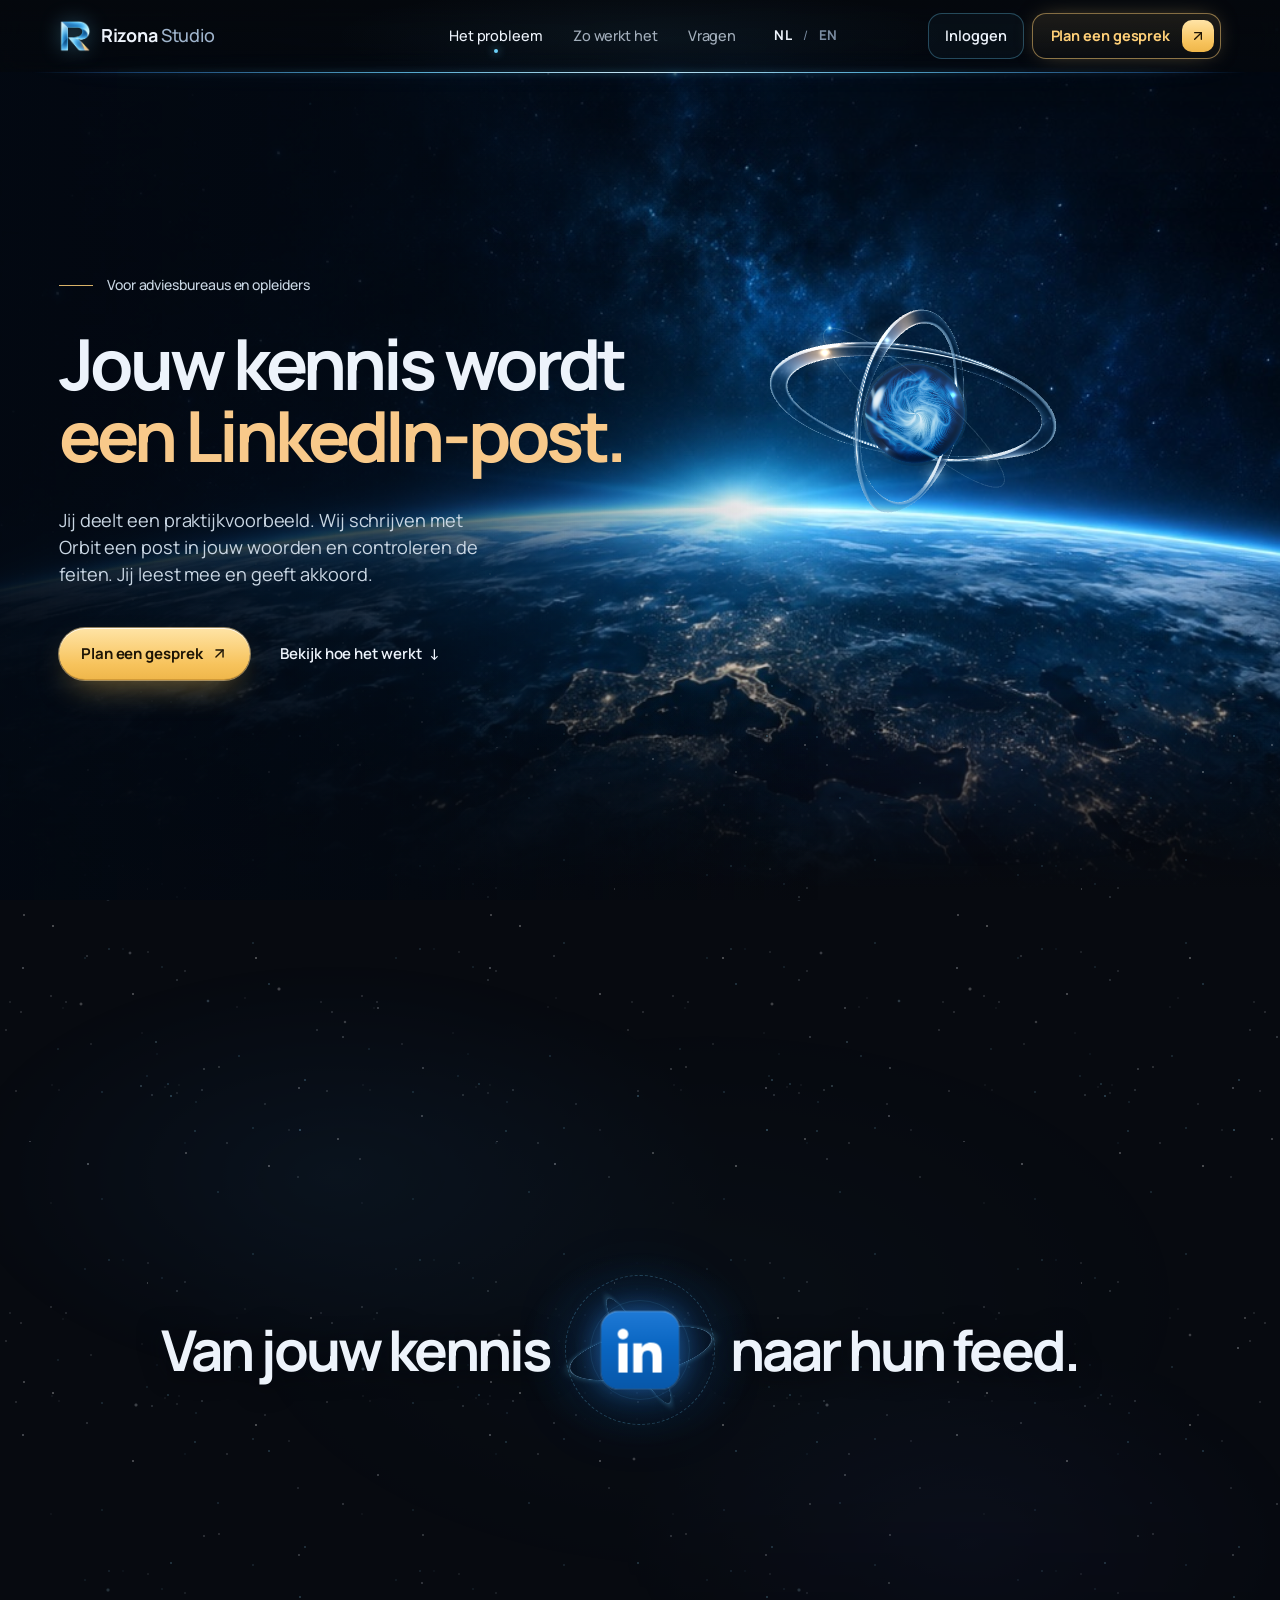
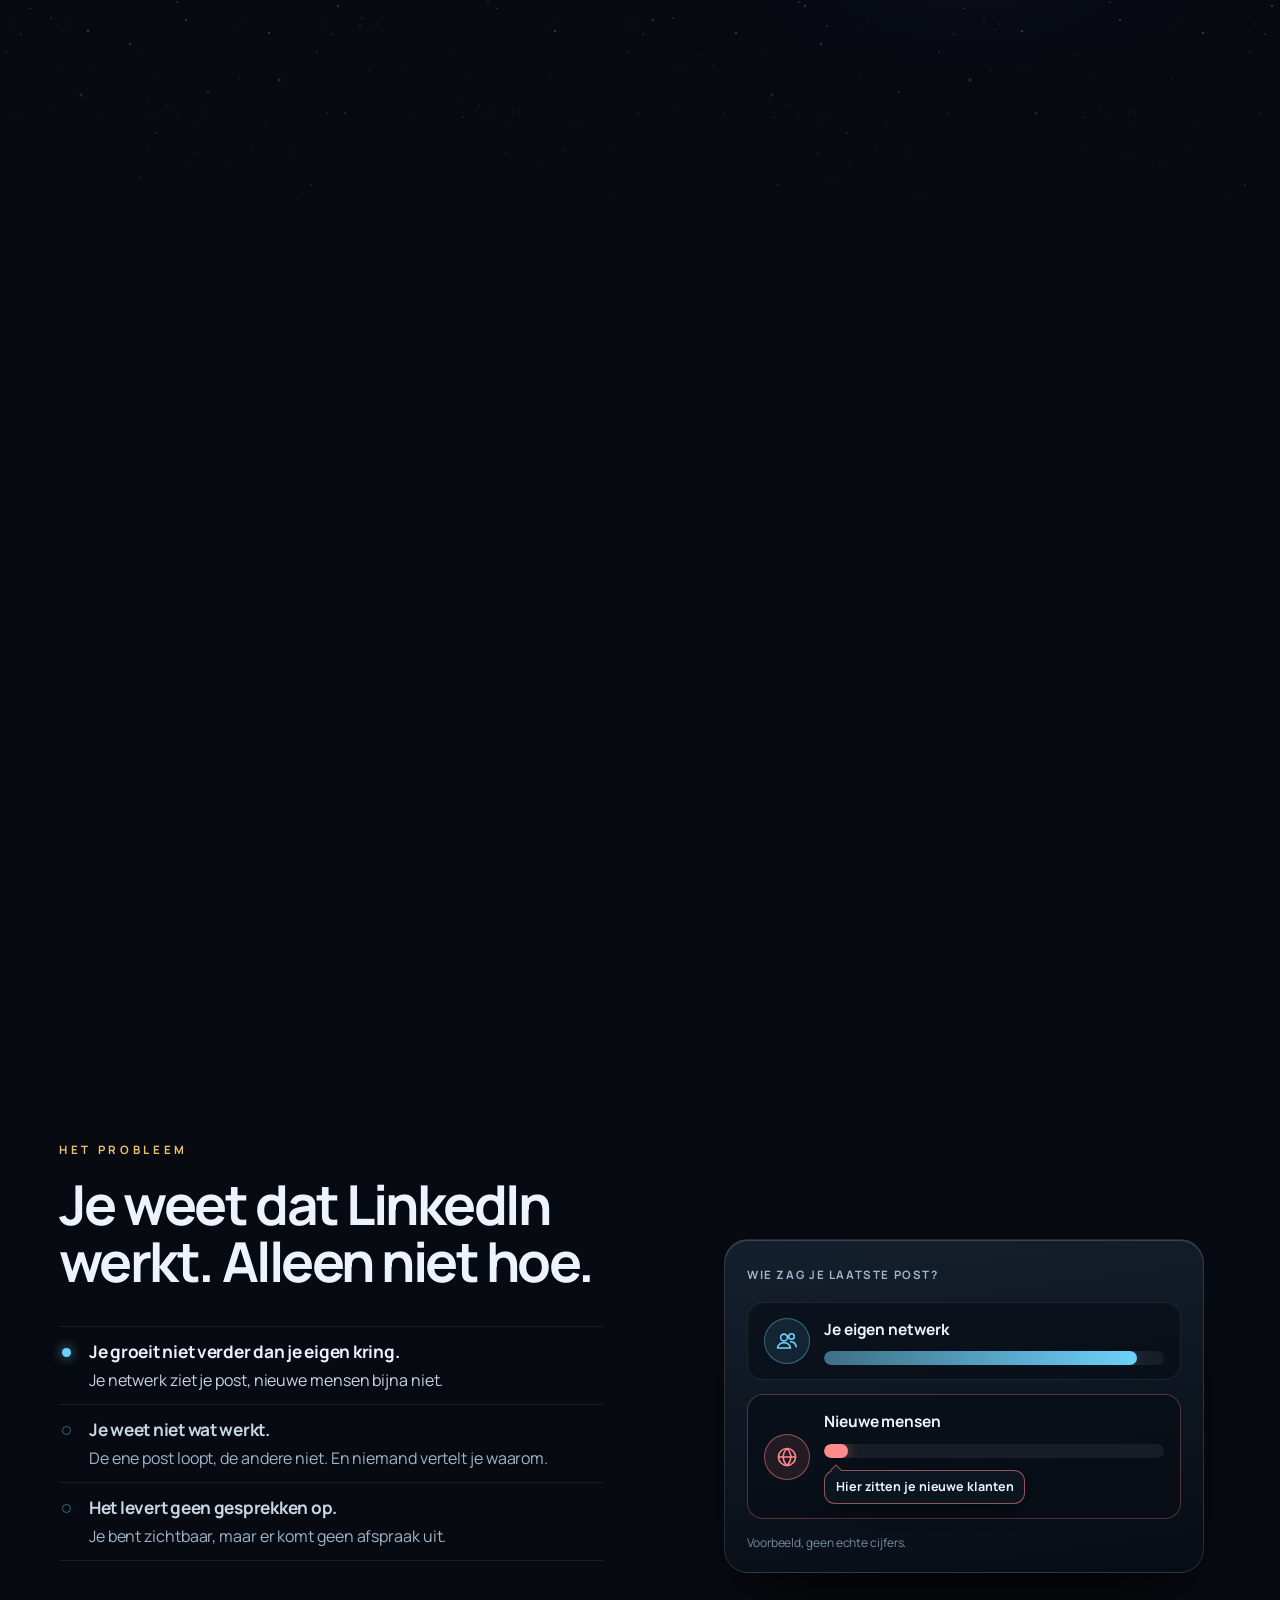
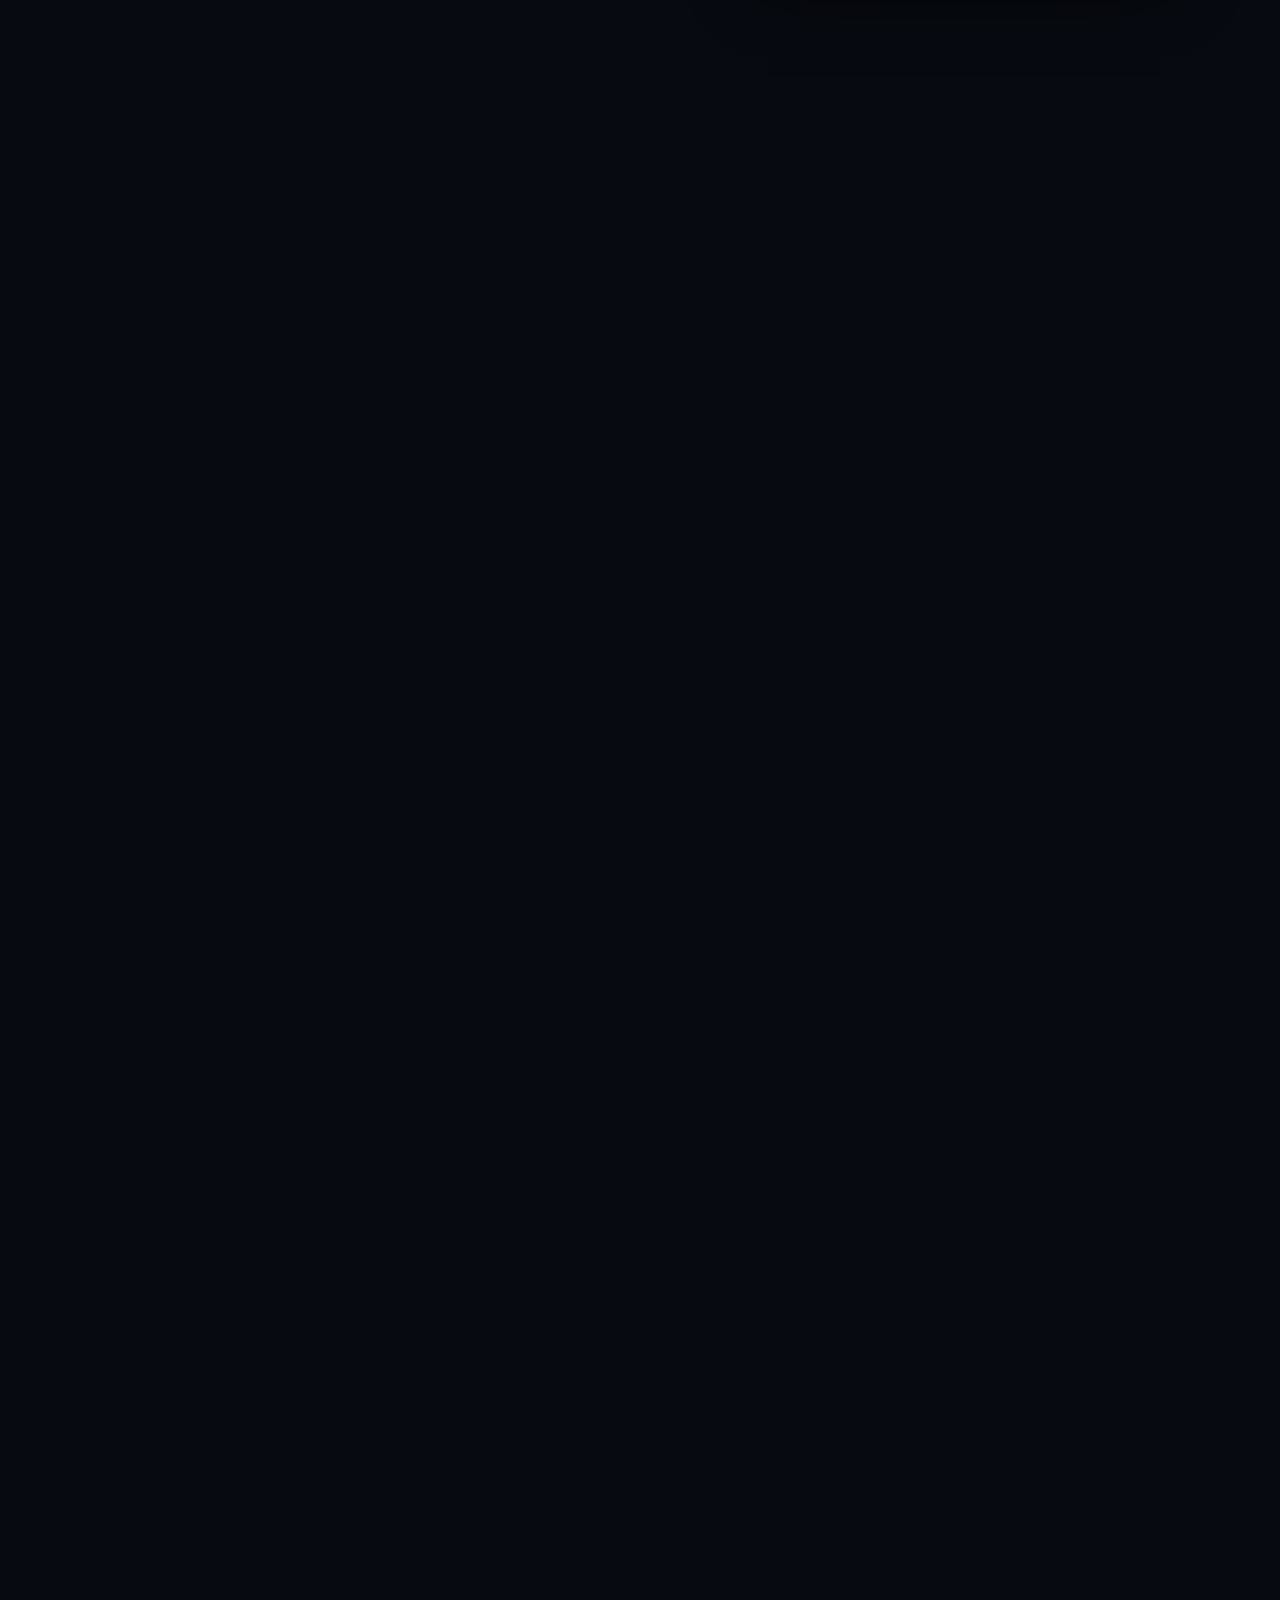
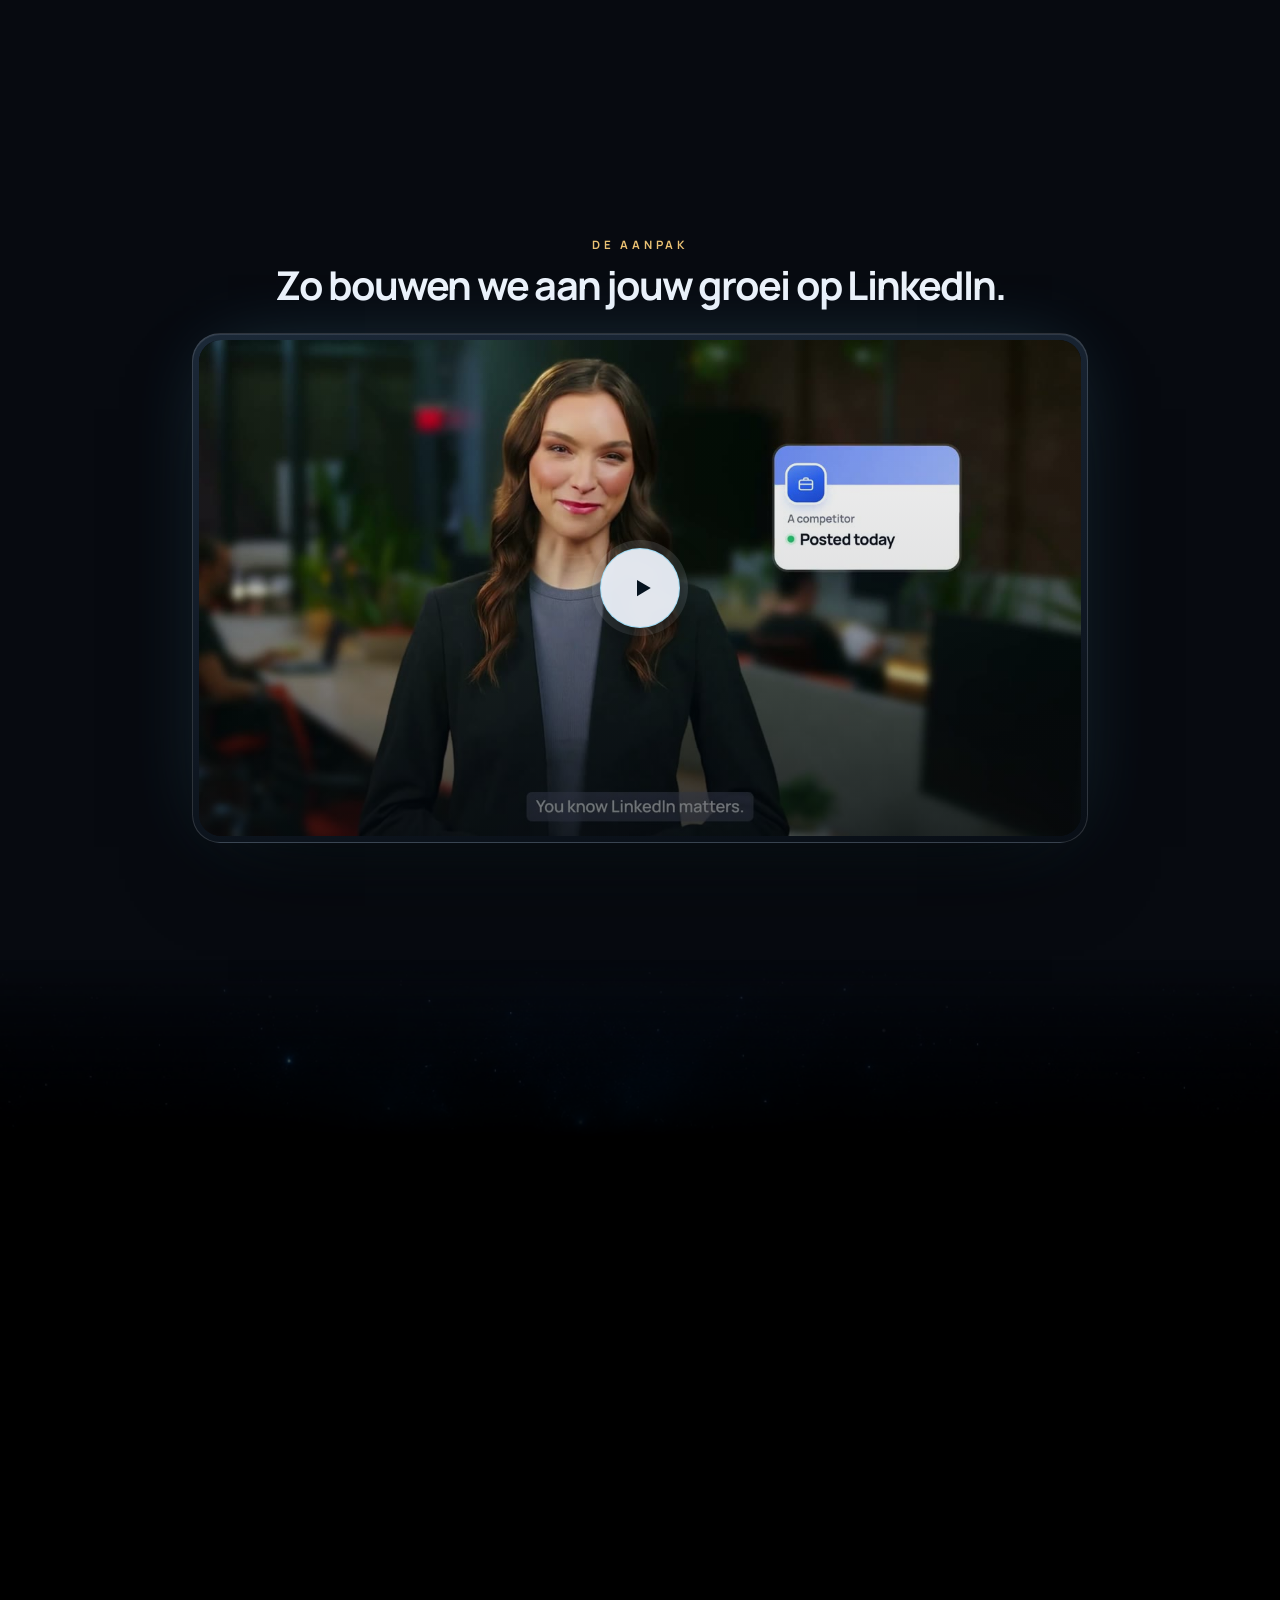
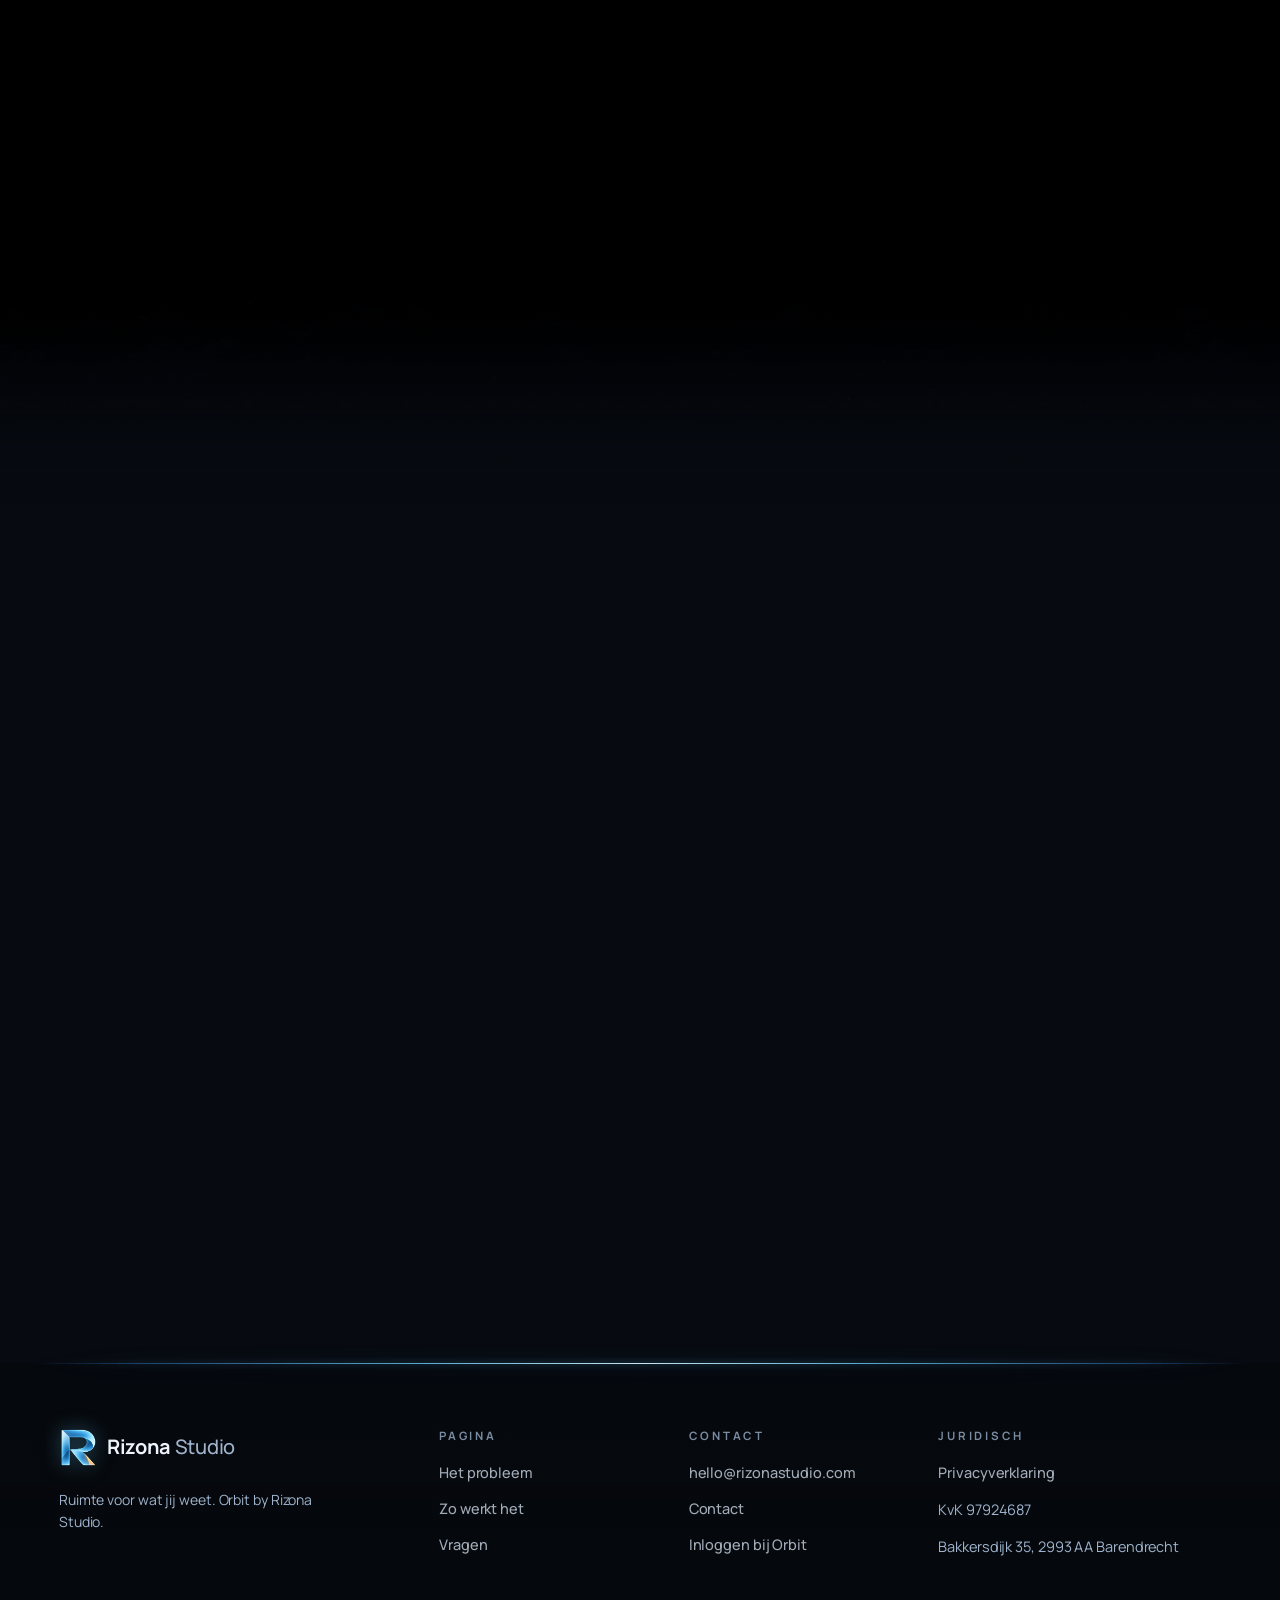
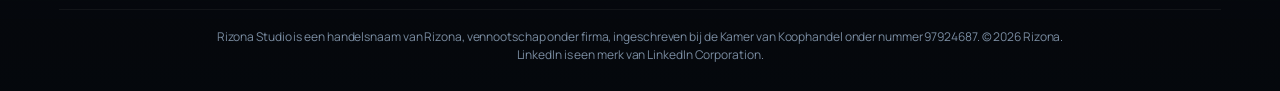
<file: index.html>
<!doctype html>
<html lang="nl">
  <head>
    <meta charset="UTF-8" />
    <meta name="viewport" content="width=device-width, initial-scale=1, viewport-fit=cover" />
    <meta name="theme-color" content="#030912" />
    <meta name="color-scheme" content="dark" />
    <meta
      name="description"
      content="Jouw kennis wordt een LinkedIn-post. Jij deelt een praktijkvoorbeeld, wij schrijven met Orbit een post in jouw woorden en controleren de feiten. Jij geeft akkoord."
    />
    <title>Rizona Studio · Jouw kennis wordt een LinkedIn-post</title>
    <link rel="icon" type="image/png" href="./assets/brand/r-64.png" />
    <link rel="preload" href="./assets/fonts/manrope-latin-700-normal.woff2" as="font" type="font/woff2" crossorigin />
    <link rel="preload" href="./assets/fonts/manrope-latin-600-normal.woff2" as="font" type="font/woff2" crossorigin />
    <link rel="stylesheet" href="./assets/vendor/scrollcraft.css" />
    <link rel="stylesheet" href="./site.css" />
    <script>document.documentElement.classList.add("js"); document.documentElement.dataset.slot = new URLSearchParams(location.search).get("slot") === "b" ? "B" : "A";</script>
  </head>
  <body>
    <!-- Iconen: Lucide (ISC), zie assets/vendor/LUCIDE-LICENSE.txt -->
    <svg class="sprite" aria-hidden="true" focusable="false">
      <!-- Tijdelijk beeldmerk in de glasstijl: een lichtende kern met een ring eromheen (achter- en voorkant), tot er een echt logo is. -->
      <defs>
        <radialGradient id="mk-core" cx="36%" cy="32%" r="72%"><stop offset="0" stop-color="#ffffff" /><stop offset="0.38" stop-color="#bfeaff" /><stop offset="1" stop-color="#1f6f9e" /></radialGradient>
        <radialGradient id="mk-halo" cx="50%" cy="50%" r="50%"><stop offset="0" stop-color="#6cd1fa" stop-opacity="0.45" /><stop offset="1" stop-color="#6cd1fa" stop-opacity="0" /></radialGradient>
        <linearGradient id="mk-ring" x1="0" y1="0" x2="1" y2="0"><stop offset="0" stop-color="#6cd1fa" stop-opacity="0.35" /><stop offset="0.5" stop-color="#edf3fb" /><stop offset="1" stop-color="#6cd1fa" stop-opacity="0.35" /></linearGradient>
      </defs>
      <symbol id="i-mark" viewBox="0 0 40 40">
        <circle cx="20" cy="20" r="15" fill="url(#mk-halo)" stroke="none" />
        <g transform="rotate(-20 20 20)"><path d="M3.5 20 A16.5 6.2 0 0 1 36.5 20" fill="none" stroke="url(#mk-ring)" stroke-width="1.6" stroke-opacity="0.55" /></g>
        <circle cx="20" cy="20" r="7" fill="url(#mk-core)" stroke="rgba(255,255,255,0.5)" stroke-width="0.6" />
        <g transform="rotate(-20 20 20)"><path d="M36.5 20 A16.5 6.2 0 0 1 3.5 20" fill="none" stroke="url(#mk-ring)" stroke-width="1.8" /></g>
        <circle cx="34.6" cy="13.6" r="1.6" fill="#ffd078" stroke="none" />
      </symbol>
      <symbol id="i-up" viewBox="0 0 24 24"><path d="M7 7h10v10" /><path d="M7 17 17 7" /></symbol>
      <symbol id="i-arrow" viewBox="0 0 24 24"><path d="M5 12h14" /><path d="m12 5 7 7-7 7" /></symbol>
      <symbol id="i-check" viewBox="0 0 24 24"><path d="M20 6 9 17l-5-5" /></symbol>
      <symbol id="i-menu" viewBox="0 0 24 24"><path d="M4 7h16" /><path d="M4 12h16" /><path d="M4 17h16" /></symbol>
      <symbol id="i-login" viewBox="0 0 24 24"><path d="M15 3h4a2 2 0 0 1 2 2v14a2 2 0 0 1-2 2h-4" /><path d="m10 17 5-5-5-5" /><path d="M15 12H3" /></symbol>
      <symbol id="i-x" viewBox="0 0 24 24"><path d="M18 6 6 18" /><path d="m6 6 12 12" /></symbol>
      <symbol id="i-chev" viewBox="0 0 24 24"><path d="m6 9 6 6 6-6" /></symbol>
      <symbol id="i-copy" viewBox="0 0 24 24"><rect width="14" height="14" x="8" y="8" rx="2" ry="2" /><path d="M4 16c-1.1 0-2-.9-2-2V4c0-1.1.9-2 2-2h10c1.1 0 2 .9 2 2" /></symbol>
    </svg>

    <a class="skip-link" href="#main">Naar de inhoud</a>

    <header class="bar" id="bar">
      <a class="bar-brand" href="#top" aria-label="Rizona Studio, naar het begin" translate="no">
        <img class="mark mark-r" src="./assets/brand/r-144.png" alt="" width="144" height="148" />
        <span class="brand-word"><b>Rizona</b> <span>Studio</span></span>
      </a>
      <nav class="bar-links" aria-label="Hoofdnavigatie">
        <a href="#probleem">Het probleem</a>
        <a href="#werk">Zo werkt het</a>
        <a href="#vragen">Vragen</a>
        <div class="lang" role="group" aria-label="Taal / Language"><button type="button" data-lang="nl" aria-pressed="true">NL</button><span aria-hidden="true">/</span><button type="button" data-lang="en" aria-pressed="false">EN</button></div>
      </nav>
      <!-- Rechts: inloggen voor wie al klant is (naar Orbit), en de hoofdknop voor wie nog kennismaakt. -->
      <div class="bar-end">
        <a class="bar-login" href="https://orbit.rizonastudio.com/">Inloggen</a>
        <a class="bar-cta" href="https://cal.com/jamierizonastudio/kennismakingsgesprek" target="_blank" rel="noopener" data-plan>Plan een gesprek <span class="bar-cta-dot"><svg aria-hidden="true"><use href="#i-up" /></svg></span></a>
      </div>
      <button class="bar-menu" id="bar-menu" type="button" aria-expanded="false" aria-controls="sheet">
        <svg aria-hidden="true"><use href="#i-menu" /></svg><span>Menu</span>
      </button>
    </header>
    <div class="sheet" id="sheet" hidden>
      <nav aria-label="Menu">
        <a href="#probleem">Het probleem</a>
        <a href="#werk">Zo werkt het</a>
        <a href="#vragen">Vragen</a>
        <a class="sheet-login" href="https://orbit.rizonastudio.com/">Inloggen bij Orbit <svg aria-hidden="true"><use href="#i-login" /></svg></a>
        <a class="sheet-cta" href="https://cal.com/jamierizonastudio/kennismakingsgesprek" target="_blank" rel="noopener" data-plan>Plan een gesprek <svg aria-hidden="true"><use href="#i-up" /></svg></a>
        <div class="lang lang--sheet" role="group" aria-label="Taal / Language"><button type="button" data-lang="nl" aria-pressed="true">NL</button><span aria-hidden="true">/</span><button type="button" data-lang="en" aria-pressed="false">EN</button></div>
      </nav>
    </div>

    <!-- De achtergrond achter het probleem en de video. Bij het probleem: sterren en nevel. Bij de video: geen ruimte maar een
         donker podium met een zachte gloed achter de video en de ring eromheen.
         Aan het eind van de aanpak komen de sterren terug, zodat je weer de ruimte van het contactblok in gaat. -->
    <div class="deep" id="deep" aria-hidden="true">
      <div class="deep-neb deep-neb--a"></div>
      <div class="deep-neb deep-neb--b"></div>
      <div class="deep-studio" id="deep-studio">
        <div class="ds-light"></div>
        <div class="ds-pane ds-pane--a"></div>
        <div class="ds-pane ds-pane--b"></div>
        <div class="ds-grain"></div>
      </div>
      <div class="deep-stars" id="deep-stars"><span class="zf-st zf-st--far"></span><span class="zf-st zf-st--mid"></span><span class="zf-st zf-st--near"></span></div>
      <div class="deep-orbits" id="deep-orbits"><div class="do-tilt"><svg class="do-spin" viewBox="-560 -560 1120 1120"><circle r="250" /><circle class="do-dash" r="380" /><circle r="530" /><circle class="do-dot" cx="250" cy="0" r="5" /><circle class="do-dot" cx="-269" cy="-269" r="4" /><circle class="do-dot do-dot--a" cx="0" cy="530" r="5" /></svg></div></div>
    </div>

    <main id="main">
      <!-- 1 · HERO: de echte orb boven de aarde van de Live-pagina. Sterren, aarde en orb bewegen elk in hun eigen tempo. -->
      <section class="hero" id="top" aria-labelledby="hero-title">
        <div class="hero-world" aria-hidden="true">
          <div class="hero-stars" id="hero-stars"></div>
          <div class="hero-earth" id="hero-earth"><img src="./assets/live/regiekern-horizon.jpg" alt="" width="1536" height="1024" /><canvas class="earth-gl" id="hero-earth-gl"></canvas></div>
          <div class="hero-planet" id="hero-planet"></div>
          <div class="space-tail space-tail--in"><span class="zf-neb"></span><span class="zf-st zf-st--far"></span><span class="zf-st zf-st--mid"></span><span class="zf-st zf-st--near"></span></div>
        </div>
        <!-- Herziening 71: tekst links, de echte orb rechts boven de horizon (zoals het ontwerp van 27 november). -->
        <div class="hero-scrim" aria-hidden="true"></div>
        <div class="hero-orb" id="hero-orb" aria-hidden="true">
          <canvas class="orb-canvas" id="orb-canvas"></canvas>
          <img class="orb-still" src="./assets/agents/orbit-orb.webp" alt="" width="192" height="192" />
        </div>
        <div class="hero-inner">
          <p class="hero-kicker"><span class="hk-line" aria-hidden="true"></span>Voor adviesbureaus en opleiders</p>
          <h1 class="hero-title" id="hero-title"><span class="ht-a">Jouw kennis wordt</span> <span class="ht-b">een LinkedIn-post.</span></h1>
          <div class="hero-foot" id="hero-foot">
            <p class="hero-sub">Jij deelt een praktijkvoorbeeld. Wij schrijven met Orbit een post in jouw woorden en controleren de feiten. Jij leest mee en geeft akkoord.</p>
            <div class="hero-acts">
              <a class="btn-amber hero-go" href="https://cal.com/jamierizonastudio/kennismakingsgesprek" target="_blank" rel="noopener" data-plan>Plan een gesprek <span class="btn-dot"><svg aria-hidden="true"><use href="#i-up" /></svg></span></a>
              <a class="hero-link" href="#werk" id="hero-cta">Bekijk hoe het werkt <span class="hl-arrow" aria-hidden="true">↓</span></a>
            </div>
          </div>
        </div>
      </section>

      <!-- 2 · VAN JOUW KENNIS NAAR HUN FEED: je zoomt de ruimte in naar het LinkedIn-logo met de kaartjes in een baan. -->
      <section class="zicht" id="staan" data-sc-act="pin" data-sc-span="1.8" aria-label="Van jouw kennis naar hun feed. Wij maken het zichtbaar.">
        <div class="zicht-stage" data-sc-stage>
          <p class="zicht-words" aria-hidden="true"><span class="zw-l">Van jouw kennis</span><span class="zw-sp"></span><span class="zw-r">naar hun feed.</span></p>
          <div class="zicht-frame">
            <div class="zf-scene" aria-hidden="true">
              <span class="zf-space"><span class="zf-neb"></span><span class="zf-st zf-st--far"></span><span class="zf-st zf-st--mid"></span><span class="zf-st zf-st--near"></span></span>
              <span class="zf-glow"></span>
              <span class="zf-dots"></span>
              <span class="zf-hud"></span>
              <span class="zf-pulse"></span><span class="zf-pulse zf-pulse--late"></span>
              <span class="zf-core">
                <span class="zf-ring"><i></i></span>
                <span class="zf-ring zf-ring--b"><i></i></span>
                <span class="zf-in"><svg class="zf-in-mark" viewBox="-3.2 -3.6 30.4 30.4" aria-hidden="true"><path d="M20.447 20.452h-3.554v-5.569c0-1.328-.027-3.037-1.852-3.037-1.853 0-2.136 1.445-2.136 2.939v5.667H9.351V9h3.414v1.561h.046c.477-.9 1.637-1.85 3.37-1.85 3.601 0 4.267 2.37 4.267 5.455v6.286zM5.337 7.433c-1.144 0-2.063-.926-2.063-2.065 0-1.138.92-2.063 2.063-2.063 1.14 0 2.064.925 2.064 2.063 0 1.139-.925 2.065-2.064 2.065zM7.119 20.452H3.555V9h3.564v11.452z"/></svg></span>
              </span>
              <div class="zf-card c1"><div class="zf-float zf-cal"><span class="zf-date"><small>do</small><b>16</b></span><span class="zf-cal-t"><b>Kennismaking ingepland</b><small>10:00 · via je LinkedIn-post</small></span><span class="zf-yes"><svg viewBox="0 0 16 16" aria-hidden="true"><path d="M3.5 8.4l3 3 6-6.6"/></svg></span></div></div>
              <div class="zf-card c2"><div class="zf-float zf-post"><span class="zf-chip">Jouw post</span><span class="zf-who"><span class="zf-av">JIJ</span><span class="zf-name"><b>Jij</b><small>vandaag geplaatst</small></span></span><p class="zf-hook">De vraag die ik deze week het vaakst kreeg.</p><span class="zf-react"><span class="zf-rx"><i class="rx-like"><svg viewBox="0 0 16 16" aria-hidden="true"><path d="M5 7.2v6.3H2.5V7.2z M5 7.2l2.6-4.7c1 0 1.6.7 1.4 1.7l-.4 2.1h3.6c.9 0 1.5.8 1.3 1.6l-1 4.2c-.2.8-.8 1.4-1.6 1.4H5"/></svg></i><i class="rx-clap"><svg viewBox="0 0 16 16" aria-hidden="true"><path d="M8 2v2.5M4.2 3.3l1.3 2M11.8 3.3l-1.3 2M3 8.5l4.5 5h2.5l3-3.5V8l-1.5-.5L9.5 9.5 6 6.5z"/></svg></i><i class="rx-love"><svg viewBox="0 0 16 16" aria-hidden="true"><path d="M8 13.5s-5.5-3.2-5.5-7A3 3 0 0 1 8 4.6a3 3 0 0 1 5.5 1.9c0 3.8-5.5 7-5.5 7z"/></svg></i></span><b>De reacties stromen binnen</b></span><span class="zf-pop" aria-hidden="true"><i class="rx-like"><svg viewBox="0 0 16 16" aria-hidden="true"><path d="M5 7.2v6.3H2.5V7.2z M5 7.2l2.6-4.7c1 0 1.6.7 1.4 1.7l-.4 2.1h3.6c.9 0 1.5.8 1.3 1.6l-1 4.2c-.2.8-.8 1.4-1.6 1.4H5"/></svg></i><i class="rx-love"><svg viewBox="0 0 16 16" aria-hidden="true"><path d="M8 13.5s-5.5-3.2-5.5-7A3 3 0 0 1 8 4.6a3 3 0 0 1 5.5 1.9c0 3.8-5.5 7-5.5 7z"/></svg></i><i class="rx-clap"><svg viewBox="0 0 16 16" aria-hidden="true"><path d="M8 2v2.5M4.2 3.3l1.3 2M11.8 3.3l-1.3 2M3 8.5l4.5 5h2.5l3-3.5V8l-1.5-.5L9.5 9.5 6 6.5z"/></svg></i><i class="rx-like"><svg viewBox="0 0 16 16" aria-hidden="true"><path d="M5 7.2v6.3H2.5V7.2z M5 7.2l2.6-4.7c1 0 1.6.7 1.4 1.7l-.4 2.1h3.6c.9 0 1.5.8 1.3 1.6l-1 4.2c-.2.8-.8 1.4-1.6 1.4H5"/></svg></i><i class="rx-love"><svg viewBox="0 0 16 16" aria-hidden="true"><path d="M8 13.5s-5.5-3.2-5.5-7A3 3 0 0 1 8 4.6a3 3 0 0 1 5.5 1.9c0 3.8-5.5 7-5.5 7z"/></svg></i></span></div></div>
              <div class="zf-card c3"><div class="zf-float zf-note-card"><span class="zf-bell"><svg viewBox="0 0 24 24" aria-hidden="true"><path d="M6 16.5V11a6 6 0 0 1 12 0v5.5l1.5 2h-15z"/><path d="M10 20.5a2 2 0 0 0 4 0"/></svg><i></i></span><span class="zf-cal-t"><b>Een beslisser bekeek je profiel</b><small>na je post van vandaag</small></span></div></div>
              <div class="zf-card c4"><div class="zf-float zf-dm"><span class="zf-dm-h"><svg viewBox="0 0 24 24" aria-hidden="true"><path d="M4 5.5h16v10.5H9l-4 3.5V16H4z"/></svg><b>Nieuw bericht</b><i></i></span><span class="zf-who"><span class="zf-av zf-av--b">HR</span><span class="zf-bubble">“Zag je post. Kunnen we volgende week bellen?”</span></span></div></div>
            </div>
            <p class="zicht-cap"><b>Wij maken het zichtbaar.</b><span>Elke post uit jouw kennis, in jouw woorden.</span></p>
          </div>
        </div>
      </section>

      <!-- 3 · HET PROBLEEM: de pijn van de koper. Vastgezet: links drie korte pijnpunten, rechts een beeld per pijnpunt. Daaronder licht "Het ligt aan de aanpak." op. -->
      <section class="pain" id="probleem" data-sc-act="pin" data-sc-span="2.6" aria-labelledby="pain-title">
        <div class="sc-stage pain-stage" data-sc-stage>
          <div class="wrap pain-grid">
            <div class="pain-copy">
              <p class="eyebrow">Het probleem</p>
              <h2 class="h2" id="pain-title">Je weet dat LinkedIn werkt. Alleen niet hoe.</h2>
              <ol class="pain-list" id="pain-list">
                <li data-i="0"><b>Je groeit niet verder dan je eigen kring.</b><span>Je netwerk ziet je post, nieuwe mensen bijna niet.</span></li>
                <li data-i="1"><b>Je weet niet wat werkt.</b><span>De ene post loopt, de andere niet. En niemand vertelt je waarom.</span></li>
                <li data-i="2"><b>Het levert geen gesprekken op.</b><span>Je bent zichtbaar, maar er komt geen afspraak uit.</span></li>
              </ol>
              <p class="pain-punch" id="pain-punch"><span class="pp-a">Dat ligt niet aan je kennis.</span><span class="pp-b"><span class="pp-w">Het</span> <span class="pp-w">ligt</span> <span class="pp-w">aan</span> <span class="pp-w pp-key">de aanpak.</span></span></p>
            </div>
            <div class="pain-vis" aria-hidden="true">
              <div class="ps-scene" data-i="0">
                <div class="ps-card ps-reach2">
                  <p class="ps-sub">Wie zag je laatste post?</p>
                  <div class="rb-row">
                    <span class="rb-ic"><svg viewBox="0 0 24 24" aria-hidden="true"><circle cx="9" cy="8.5" r="3.4"/><path d="M2.5 19c.7-3.4 3.3-5.3 6.5-5.3s5.8 1.9 6.5 5.3z"/><circle cx="16.5" cy="7.5" r="2.8"/><path d="M15.6 12.6c2.8.1 5 1.9 5.6 5"/></svg></span>
                    <span class="rb-txt"><b>Je eigen netwerk</b><span class="rb-bar"><i style="--w:92%"></i></span></span>
                  </div>
                  <div class="rb-row rb-row--low">
                    <span class="rb-ic"><svg viewBox="0 0 24 24" aria-hidden="true"><circle cx="12" cy="12" r="8.5"/><path d="M3.5 12h17M12 3.5c2.6 2.6 3.8 5.4 3.8 8.5S14.6 17.9 12 20.5M12 3.5C9.4 6.1 8.2 8.9 8.2 12s1.2 5.9 3.8 8.5"/></svg></span>
                    <span class="rb-txt"><b>Nieuwe mensen</b><span class="rb-bar"><i style="--w:7%"></i></span><span class="rb-flag">Hier zitten je nieuwe klanten</span></span>
                  
                  </div>
                  <p class="ps-note">Voorbeeld, geen echte cijfers.</p>
                </div>
              </div>
              <div class="ps-scene" data-i="1">
                <div class="ps-card">
                  <p class="ps-sub">Jouw laatste posts</p>
                  <div class="ps-bars"><span style="--h:24%"></span><span style="--h:31%"></span><span class="hit" style="--h:88%"><em>Waarom deze wel?</em></span><span style="--h:19%"></span><span style="--h:27%"></span><span style="--h:22%"></span></div>
                  <p class="ps-note">Voorbeeld, geen echte cijfers.</p>
                </div>
              </div>
              <div class="ps-scene" data-i="2">
                <div class="ps-card ps-score">
                  <p class="ps-sub">Wat leverde je post op?</p>
                  <ul class="sc-rows">
                    <li class="yes"><span class="sc-ic"><span class="zf-rx"><i class="rx-like"><svg viewBox="0 0 16 16" aria-hidden="true"><path d="M5 7.2v6.3H2.5V7.2z M5 7.2l2.6-4.7c1 0 1.6.7 1.4 1.7l-.4 2.1h3.6c.9 0 1.5.8 1.3 1.6l-1 4.2c-.2.8-.8 1.4-1.6 1.4H5"/></svg></i><i class="rx-clap"><svg viewBox="0 0 16 16" aria-hidden="true"><path d="M8 2v2.5M4.2 3.3l1.3 2M11.8 3.3l-1.3 2M3 8.5l4.5 5h2.5l3-3.5V8l-1.5-.5L9.5 9.5 6 6.5z"/></svg></i><i class="rx-love"><svg viewBox="0 0 16 16" aria-hidden="true"><path d="M8 13.5s-5.5-3.2-5.5-7A3 3 0 0 1 8 4.6a3 3 0 0 1 5.5 1.9c0 3.8-5.5 7-5.5 7z"/></svg></i></span></span><b>Likes</b><span class="sc-mark"><svg viewBox="0 0 16 16" aria-hidden="true"><path d="M3.5 8.4l3 3 6-6.6"/></svg></span></li>
                    <li class="no"><span class="sc-ic"><svg viewBox="0 0 24 24" aria-hidden="true"><rect x="3" y="5" width="18" height="14" rx="2.5"/><path d="m4 7 8 6 8-6"/></svg></span><b>Berichten van klanten</b><span class="sc-zero">0</span><span class="sc-mark"><svg viewBox="0 0 16 16" aria-hidden="true"><path d="M4 4l8 8M12 4l-8 8"/></svg></span></li>
                    <li class="no"><span class="sc-ic"><svg viewBox="0 0 24 24" aria-hidden="true"><rect x="3.5" y="5" width="17" height="15.5" rx="2.5"/><path d="M3.5 10h17M8 3v4M16 3v4"/></svg></span><b>Afspraken in je agenda</b><span class="sc-zero">0</span><span class="sc-mark"><svg viewBox="0 0 16 16" aria-hidden="true"><path d="M4 4l8 8M12 4l-8 8"/></svg></span></li>
                  </ul>
                  <p class="ps-cap"><b>Wel likes.</b> Geen gesprek.</p>
                </div>
              </div>
            </div>
          </div>
        </div>
      </section>

      <!-- 4 · ZO WERKT HET: zoals op mathewgroen.com/werkwijze. In de kaart speelt een stil voorbeeld zolang hij in beeld is;
           een klik opent de echte video groot, met geluid, eigen knoppen en volledig scherm. -->
      <section class="vid" id="werk" aria-labelledby="vid-title">
        <div class="wrap vid-head">
          <p class="eyebrow">De aanpak</p>
          <h2 class="h2" id="vid-title">Zo bouwen we aan jouw groei op LinkedIn.</h2>
        </div>
        <div class="vid-stage">
          <div class="vid-tilt" id="vid-tilt">
            <button class="vid-frame" id="vid-frame" type="button" aria-haspopup="dialog" aria-label="Speel de video af: zo bouwen we aan jouw groei op LinkedIn">
              <span class="vid-screen">
                <img class="vid-poster" src="./assets/video/poster.jpg" alt="" width="1280" height="720" loading="lazy" decoding="async" />
                <video class="vid-video" id="vid" src="./assets/video/orbit-video.mp4" muted loop playsinline preload="none" aria-hidden="true" tabindex="-1"></video>
                <span class="vid-fade"></span>
                <span class="vid-big" aria-hidden="true"><svg viewBox="0 0 24 24"><path d="M8 5.5v13l11-6.5z" /></svg></span>
              </span>
            </button>
          </div>
        </div>
        <!-- Voor zoekmachines en schermlezers: wat de video laat zien. -->
        <ol class="vid-steps" id="vid-desc">
          <li>Jij geeft je kennis.</li>
          <li>Orbit maakt vier concepten, met feitencontrole.</li>
          <li>Jij keurt goed.</li>
        </ol>
      </section>

      <!-- De speler: opent na een klik op de video, groot en met geluid. -->
      <div class="vid-modal" id="vid-modal" role="dialog" aria-modal="true" aria-label="Zo bouwen we aan jouw groei op LinkedIn" hidden>
        <div class="vm-backdrop" data-close></div>
        <div class="vm-box">
          <button class="vm-close" type="button" aria-label="Sluiten" data-close><svg aria-hidden="true"><use href="#i-x" /></svg></button>
          <div class="vm-screen"><video class="vm-video" id="vm-video" controls playsinline preload="none" controlslist="nodownload noplaybackrate" disablepictureinpicture poster="./assets/video/poster.jpg"></video></div>
          <div class="vm-foot">
            <p class="vm-title">Zo bouwen we aan jouw groei op LinkedIn.</p>
          </div>
        </div>
      </div>

      <!-- 7 · SLOT: de Orbit-cirkel met "Zie Orbit in actie." boven dezelfde aarde als bovenaan. De knop opent je eigen mailprogramma. -->
      <section class="slot" id="contact" aria-labelledby="slot-title">
        <div class="slot-earth" id="slot-earth" aria-hidden="true">
          <div class="slot-stars"></div>
          <div class="slot-globe" id="slot-globe">
            <img class="slot-earth-img" src="./assets/live/regiekern-horizon.jpg" alt="" width="1536" height="1024" /><canvas class="earth-gl slot-earth-gl" id="slot-earth-gl"></canvas>
            <span class="pin" id="pin"><span class="pin-dot"></span><span class="pin-stem"></span></span>
          </div>
        </div>
        <!-- De afsluiter: eerst staat Orbit (de echte orb) in beeld. Bij het scrollen groeien zijn ringen uit tot een grote
             cirkel en wordt de orb de gloed in het midden, met de uitnodiging erin. Naar het idee van Luciano's site. -->
        <div class="oc" id="oc">
          <div class="oc-ring" aria-hidden="true">
            <svg class="oc-arcs" viewBox="-300 -300 600 600">
              <circle class="oc-dots" r="262" />
              <g class="oc-spin">
                <circle class="oc-arc oc-arc--a" r="238" pathLength="100" />
                <circle class="oc-arc oc-arc--b" r="238" pathLength="100" />
                <circle class="oc-arc oc-arc--c" r="238" pathLength="100" />
              </g>
              <g class="oc-spin oc-spin--rev">
                <circle class="oc-arc oc-arc--d" r="252" pathLength="100" />
                <circle class="oc-arc oc-arc--e" r="252" pathLength="100" />
              </g>
            </svg>
            <svg class="oc-orbit" viewBox="-400 -150 800 300"><path class="oc-ell" d="M288.3 -73.6 A388 110 0 0 1 288.3 73.6" /><path class="oc-ell oc-ell--l" d="M-288.3 73.6 A388 110 0 0 1 -288.3 -73.6" /></svg>
          </div>
          <div class="oc-in">
            <p class="oc-eyebrow">Orbit staat klaar</p>
            <h2 class="oc-title" id="slot-title">Zie Orbit <span>in actie.</span></h2>
            <a class="btn-amber oc-go" href="https://cal.com/jamierizonastudio/kennismakingsgesprek" target="_blank" rel="noopener" data-plan>Plan een gesprek <span class="btn-dot"><svg aria-hidden="true"><use href="#i-up" /></svg></span></a>
          </div>
        </div>
        <div class="oc-under">
          <p class="oc-sub">In een kort gesprek laten we zien hoe Orbit voor jouw bedrijf werkt.</p>
          <p class="fine oc-fine">Kies zelf een dag en tijd. Liever mailen? <button class="link-cyan copy-mail" type="button"><svg aria-hidden="true"><use href="#i-copy" /></svg><span>Kopieer e-mailadres</span></button></p>
        </div>
        <div class="pin-card" id="pin-card" aria-hidden="true"></div>
      </section>
      <!-- 8 · VRAGEN: onderaan, zoals op een gewone website. -->
      <section class="vragen" id="vragen" aria-labelledby="vragen-title">
        <div class="wrap vragen-grid">
          <div class="vragen-left" data-sc-in>
            <h2 class="h2" id="vragen-title">Wat je wilt weten voor je begint.</h2>
            <p class="lede">Een AI-bedrijf waarin mensen de richting bepalen. Staat je vraag er niet bij? Mail naar <a class="link-inline" href="mailto:hello@rizonastudio.com">hello@rizonastudio.com</a>.</p>
          </div>
          <div class="vragen-right" data-sc-in>
            <details class="naam-q" id="naam-q">
              <summary>Wie zijn jullie, en wat betekent Rizona? <svg aria-hidden="true"><use href="#i-chev" /></svg></summary>
              <div class="naam-mini">
                <div class="naam-word" aria-hidden="true">
                  <span class="nw-rise"><span class="nw-l">R</span><span class="nw-l">i</span><span class="nw-add">se</span></span><span class="nw-zone"><span class="nw-l">z</span><span class="nw-l">o</span><span class="nw-l">n</span><span class="nw-swap"><span class="nw-a">a</span><span class="nw-e">e</span></span><svg class="nw-ring" viewBox="0 0 400 150" preserveAspectRatio="none"><ellipse class="ln" pathLength="1" cx="200" cy="75" rx="192" ry="62" /></svg></span>
                </div>
                <p class="naam-cap">Rizona komt van rise en zone: ruimte om zichtbaar te worden. Je hoeft geen ander bedrijf te worden om gehoord te worden; de kennis is er al.</p>
                <ul class="naam-trio">
                  <li><b>Rizona Studio</b> geeft richting.</li>
                  <li><b>Orbit</b> brengt structuur.</li>
                  <li><b>Jij</b> blijft het middelpunt.</li>
                </ul>
                <p class="naam-who">Rizona Studio is opgericht door Mathew Groen, Luciano Raatgever en Jamie Tahiri.</p>
              </div>
            </details>
            <details>
              <summary>Klinkt het wel als mij? <svg aria-hidden="true"><use href="#i-chev" /></svg></summary>
              <p>Schrijven werkt vanuit jouw kennisbank: je aanpak, je ervaring en de vragen die klanten stellen. Je leest elk concept, past aan wat niet klopt en keurt pas dan goed.</p>
            </details>
            <details>
              <summary>Kan ik dit niet zelf met ChatGPT? <svg aria-hidden="true"><use href="#i-chev" /></svg></summary>
              <p>Dat kan. Dan begin je elke keer bij nul en controleer je alles zelf. Orbit werkt vanuit jouw eigen kennisbank, elke agent doet één taak en de feitencontrole loopt elke post na. Jij zegt daarna pas ja.</p>
            </details>
            <details>
              <summary>Wat kost het? <svg aria-hidden="true"><use href="#i-chev" /></svg></summary>
              <p>Dat bespreken we in het eerste gesprek, als we weten wat je wilt delen.</p>
            </details>
            <details>
              <summary>Wat gebeurt er met mijn kennis? <svg aria-hidden="true"><use href="#i-chev" /></svg></summary>
              <p>Je kennis komt in je eigen kennisbank, opgeslagen in een datacenter in de Europese Unie. Naar de AI gaat alleen wat nodig is voor die ene post. Alles staat in onze <a class="link-inline" href="./privacy/">privacyverklaring</a>.</p>
            </details>
            <details>
              <summary>Wat lever ik zelf aan? <svg aria-hidden="true"><use href="#i-chev" /></svg></summary>
              <p>Bij de start deel je je diensten, de vragen die klanten stellen en voorbeelden uit je praktijk. Daarna lees je de concepten en keur je goed. We beginnen met tekst en één expertprofiel per klant.</p>
            </details>
            <details>
              <summary>Moet ik zelf goed kunnen schrijven? <svg aria-hidden="true"><use href="#i-chev" /></svg></summary>
              <p>Nee. Je expertise is het begin. We bespreken samen welk inzicht je wilt delen en maken daar een tekstconcept van.</p>
            </details>
            <details>
              <summary>Gaat alles automatisch? <svg aria-hidden="true"><use href="#i-chev" /></svg></summary>
              <p>Nee. Orbit maakt het concept en loopt het na op feiten. Jij controleert de inhoud en geeft akkoord voordat een post online gaat.</p>
            </details>
            <details id="voor-wie">
              <summary>Voor wie is Rizona Studio? <svg aria-hidden="true"><use href="#i-chev" /></svg></summary>
              <p>Voor bedrijven die aan andere bedrijven verkopen en via LinkedIn willen groeien en klanten willen spreken. Het past vooral als je veel kennis in huis hebt die nu weinig zichtbaar is, zoals adviesbureaus, trainers en andere specialisten. Of het bij jou past, bekijken we samen in het eerste gesprek.</p>
            </details>
            <details>
              <summary>Garanderen jullie bereik of klanten? <svg aria-hidden="true"><use href="#i-chev" /></svg></summary>
              <p>We schrijven met jouw expertise als bron. Bereik of klanten garanderen we niet; het doel spreken we per klant af.</p>
            </details>
            <details>
              <summary>Wat is de Raad van Vier? <svg aria-hidden="true"><use href="#i-chev" /></svg></summary>
              <p>Vier adviseurs van Orbit: de Tegenspreker, de Verkenner, de Koper en de Factchecker. Orbit legt elk plan aan hen voor en weegt hun antwoorden voordat het concept naar jou gaat.</p>
            </details>
          </div>
        </div>
      </section>
    </main>

    <footer class="foot">
      <div class="wrap foot-grid">
        <div class="foot-brand">
          <a class="bar-brand" href="#top" translate="no">
            <img class="mark mark-r" src="./assets/brand/r-144.png" alt="" width="144" height="148" />
            <span class="brand-word"><b>Rizona</b> <span>Studio</span></span>
          </a>
          <p>Ruimte voor wat jij weet. Orbit by Rizona Studio.</p>
        </div>
        <nav class="foot-col" aria-label="Pagina">
          <h3>Pagina</h3>
          <a href="#probleem">Het probleem</a>
          <a href="#werk">Zo werkt het</a>
          <a href="#vragen">Vragen</a>
        </nav>
        <div class="foot-col">
          <h3>Contact</h3>
          <a href="mailto:hello@rizonastudio.com">hello@rizonastudio.com</a>
          <a href="#contact">Contact</a>
          <a href="https://orbit.rizonastudio.com/">Inloggen bij Orbit</a>
        </div>
        <div class="foot-col">
          <h3>Juridisch</h3>
          <a href="./privacy/">Privacyverklaring</a>
          <span>KvK 97924687</span>
          <span>Bakkersdijk 35, 2993 AA Barendrecht</span>
        </div>
      </div>
      <div class="wrap foot-legal">
        <p><span translate="no">Rizona Studio</span> is een handelsnaam van Rizona, vennootschap onder firma, ingeschreven bij de Kamer van Koophandel onder nummer 97924687. © 2026 Rizona.</p>
        <p class="foot-credit">LinkedIn is een merk van LinkedIn Corporation.</p>
      </div>
    </footer>

    <script src="./assets/vendor/scrollcraft.js"></script>
    <script type="module" src="./site.js"></script>
    <script src="./i18n.js" defer></script>
  </body>
</html>
</file>
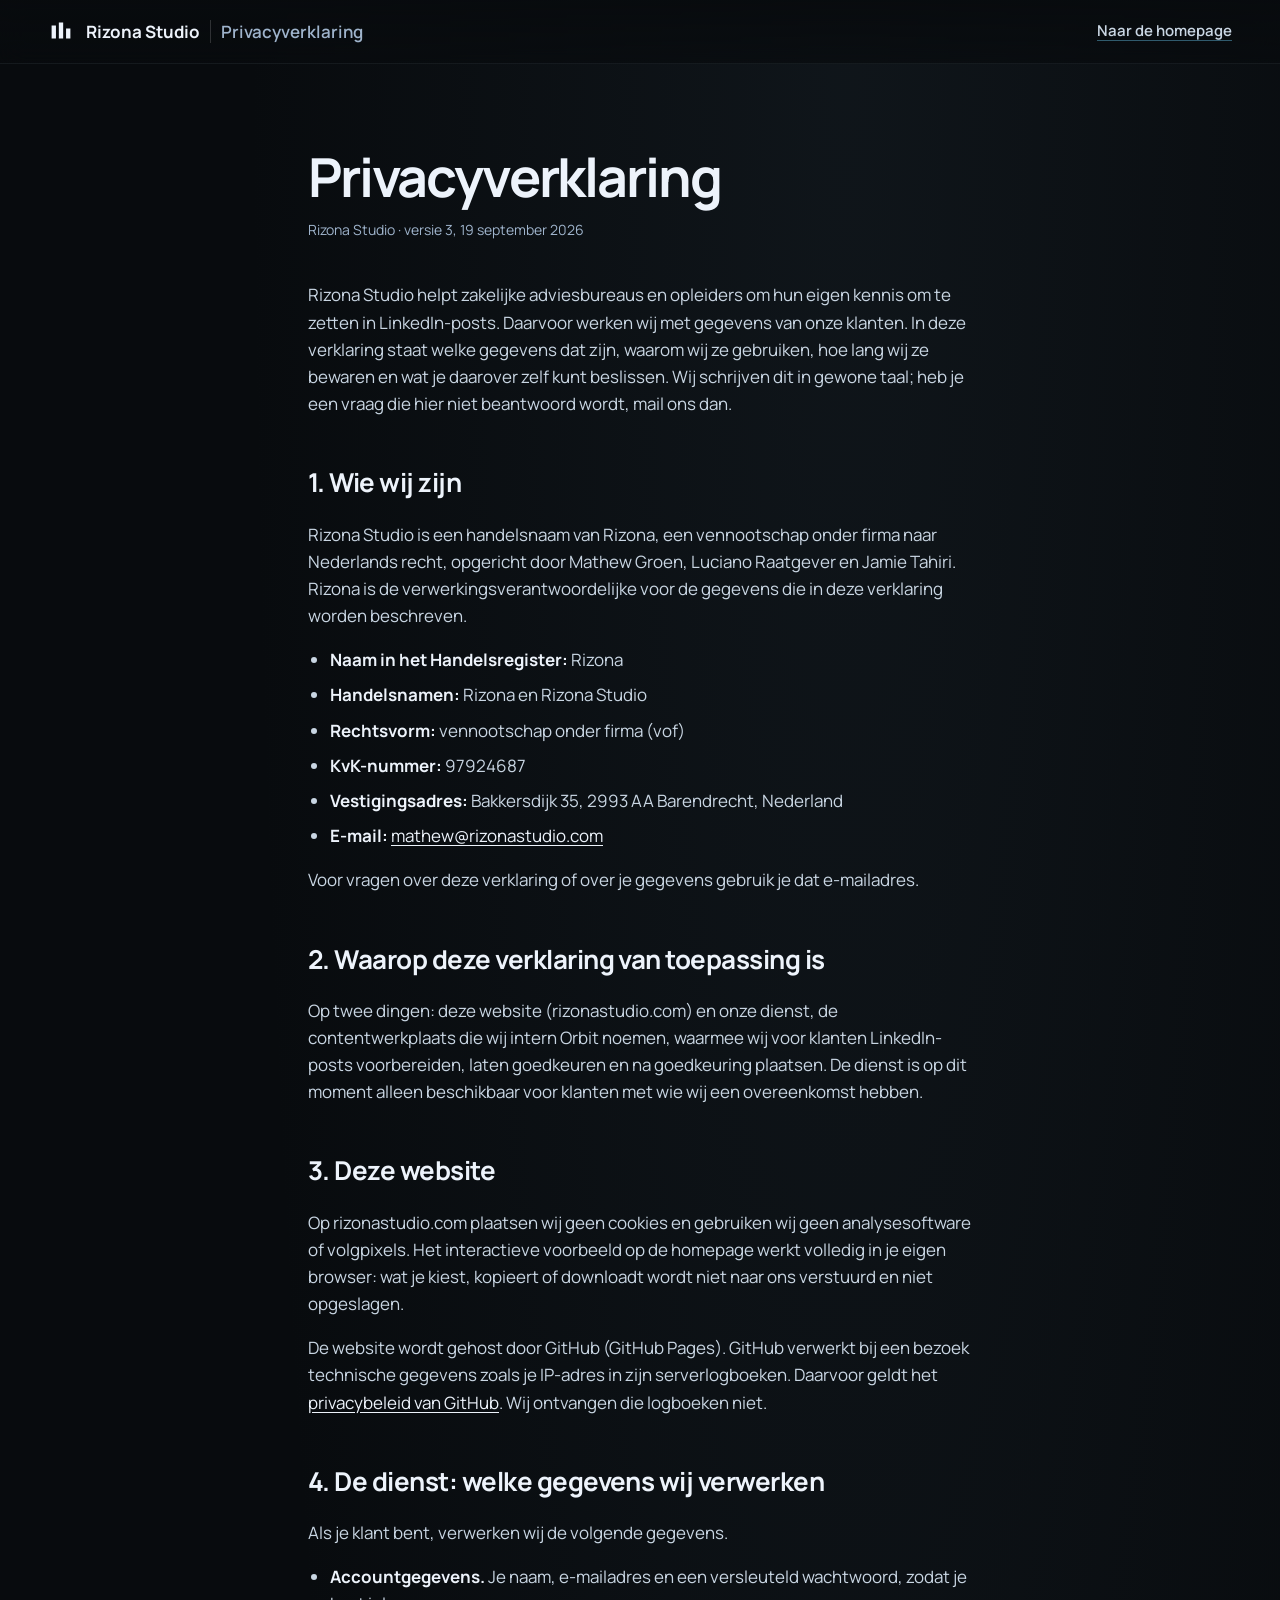
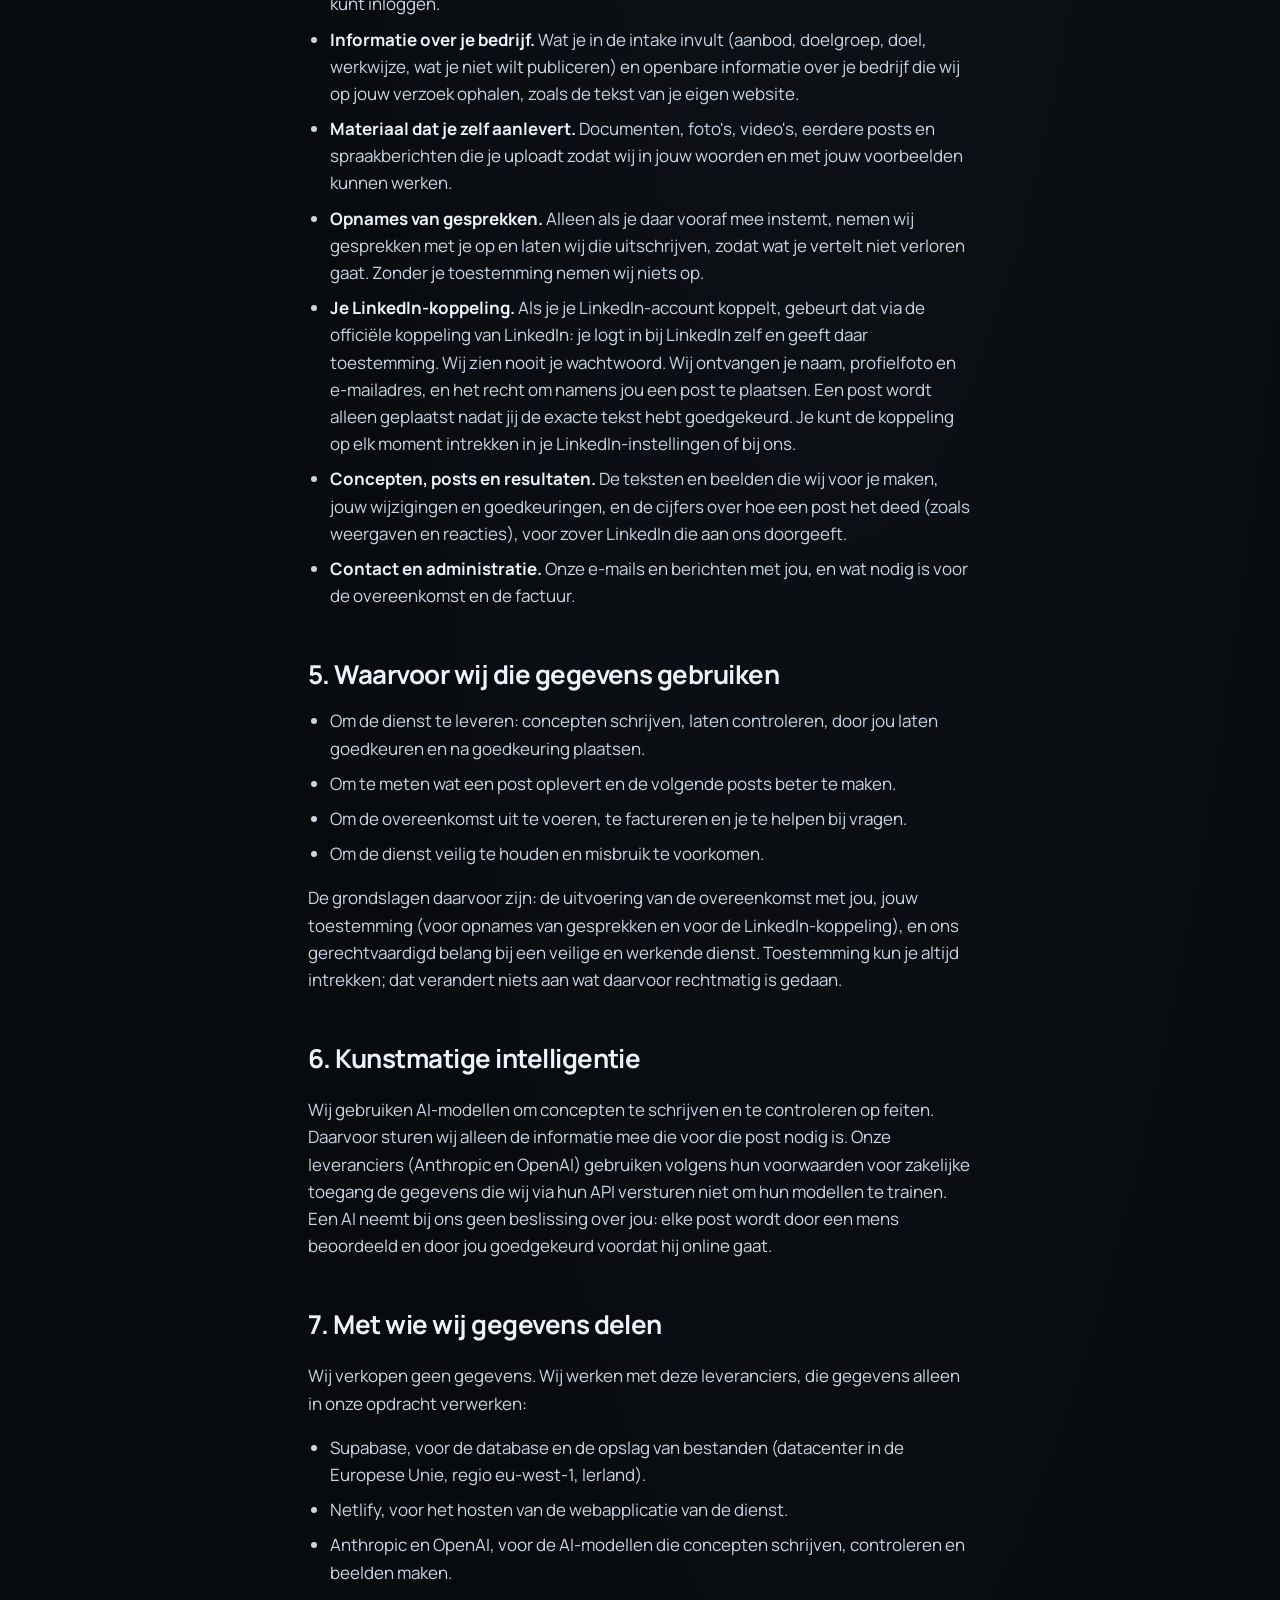
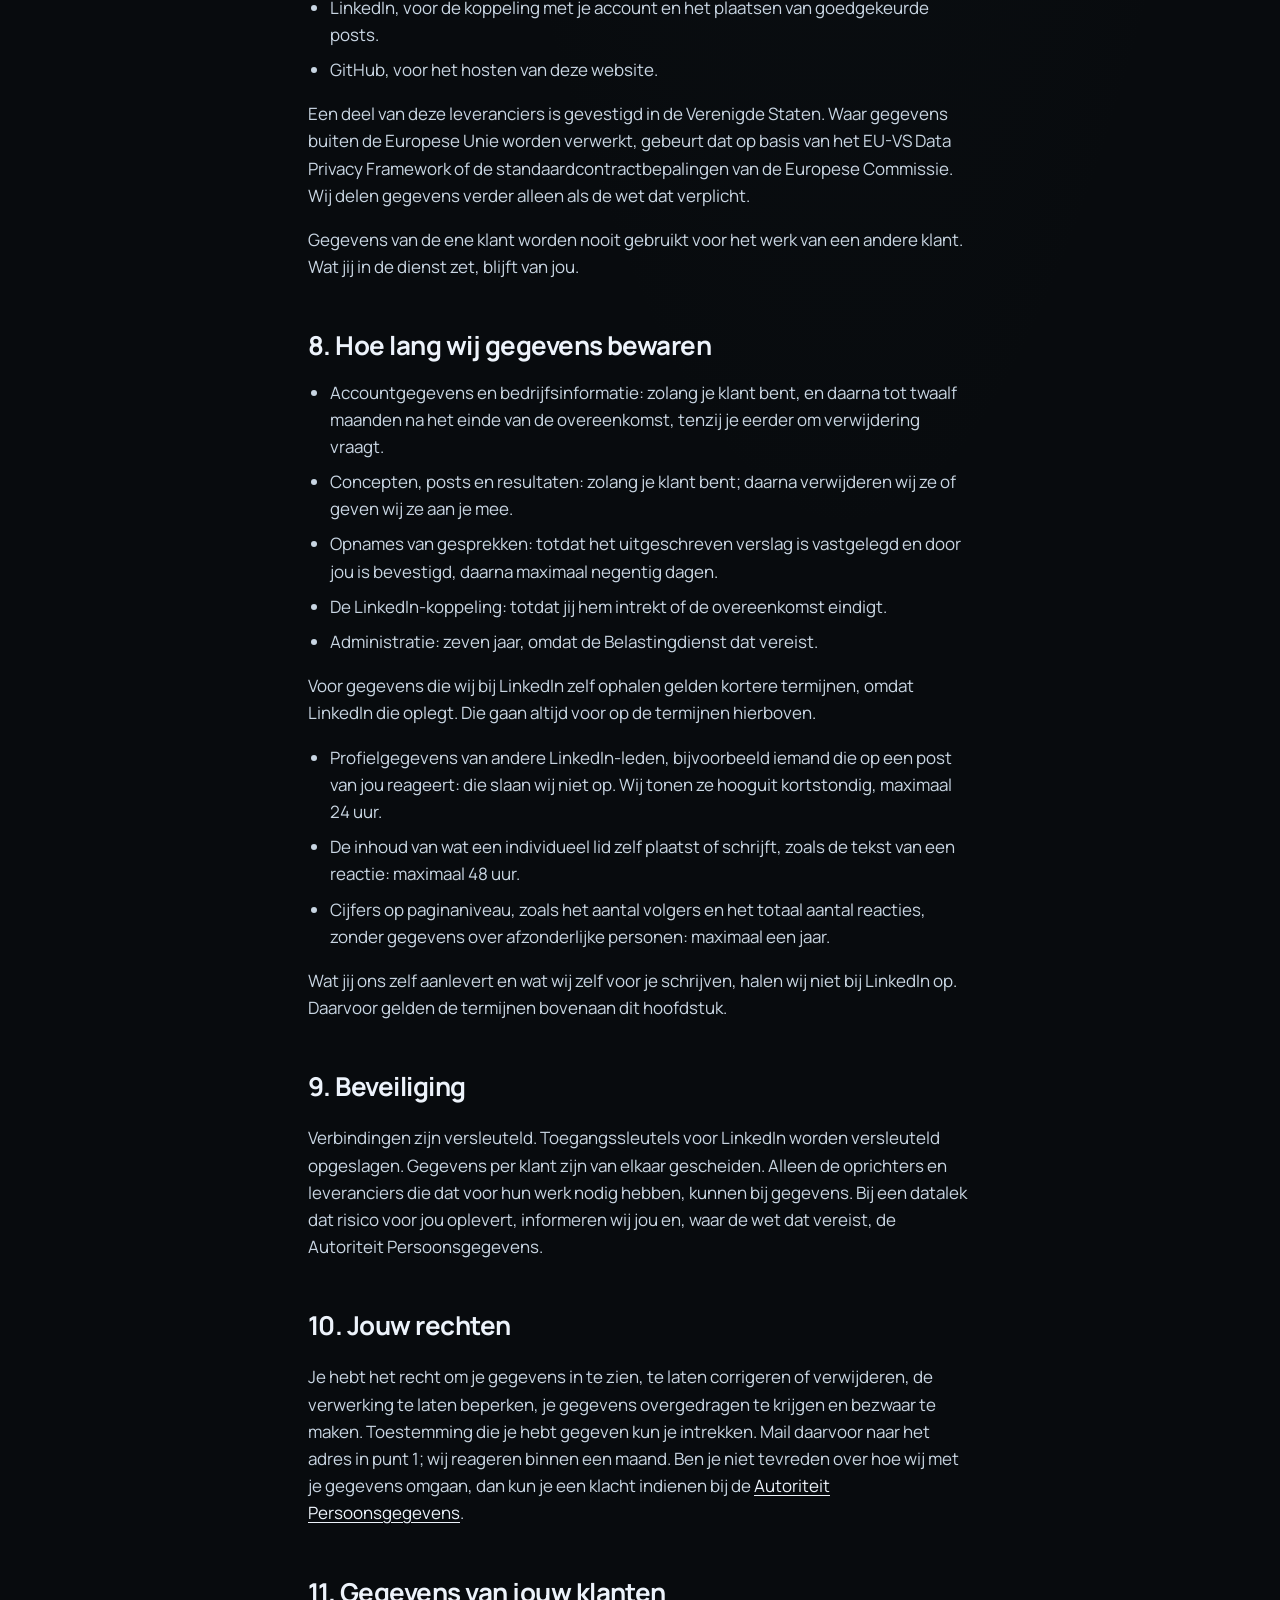
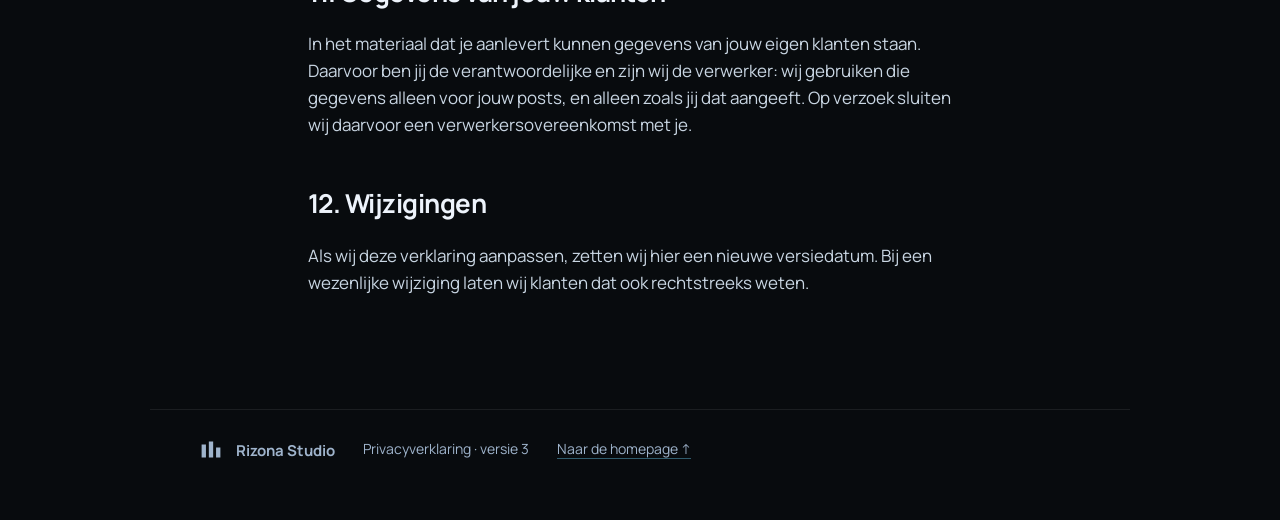
<file: privacy/index.html>
<!doctype html>
<html lang="nl">
  <head>
    <meta charset="UTF-8" />
    <meta name="viewport" content="width=device-width, initial-scale=1" />
    <meta name="theme-color" content="#030912" />
    <meta name="robots" content="index, follow" />
    <meta
      name="description"
      content="Privacyverklaring van Rizona Studio: welke gegevens wij verwerken op rizonastudio.com en in onze contentdienst, waarom, hoe lang, en wat jouw rechten zijn."
    />
    <title>Privacyverklaring · Rizona Studio</title>
    <link rel="icon" type="image/svg+xml" href="../assets/mark.svg" />
    <link rel="stylesheet" href="../legal.css" />
    <style>
      .legal {
        padding-block: 40px 96px;
        max-width: 76ch;
      }
      .legal h1 {
        font-size: clamp(32px, 4.2vw, 56px);
        line-height: 1.05;
        margin-bottom: 12px;
      }
      .legal .version {
        color: var(--sc-ink-soft);
        font-size: 14px;
        margin-bottom: 40px;
      }
      .legal h2 {
        font-size: clamp(20px, 2.2vw, 26px);
        margin-top: 44px;
        margin-bottom: 12px;
      }
      .legal p,
      .legal li {
        line-height: 1.6;
        font-size: 17px;
      }
      .legal p + p {
        margin-top: 12px;
      }
      .legal ul {
        padding-left: 22px;
        margin: 10px 0 0;
      }
      .legal li + li {
        margin-top: 8px;
      }
      .legal a {
        color: var(--sc-ink);
        text-decoration: underline;
        text-underline-offset: 3px;
      }
      .legal .open {
        color: var(--sc-ink-soft);
      }
      .site-header nav a,
      .footer a {
        color: inherit;
      }
    </style>
  </head>
  <body>
    <a class="skip-link" href="#main">Naar de inhoud</a>
    <header class="site-header">
      <a class="brand" href="../" aria-label="Rizona Studio, naar de homepage">
        <svg viewBox="0 0 36 36" width="36" height="36" aria-hidden="true">
          <path d="M5 27V9h6v18zm10 0V5h6v22zm10 0V13h6v14z" fill="currentColor" />
        </svg>
        <span>Rizona Studio<span class="brand-sub">Privacyverklaring</span></span>
      </a>
      <nav aria-label="Hoofdnavigatie">
        <a href="../">Naar de homepage</a>
      </nav>
    </header>

    <main id="main">
      <article class="legal section-wrap">
        <h1>Privacyverklaring</h1>
        <p class="version">Rizona Studio · versie 3, 19 september 2026</p>

        <p>
          Rizona Studio helpt zakelijke adviesbureaus en opleiders om hun eigen kennis om te zetten in
          LinkedIn-posts. Daarvoor werken wij met gegevens van onze klanten. In deze verklaring staat welke
          gegevens dat zijn, waarom wij ze gebruiken, hoe lang wij ze bewaren en wat je daarover zelf kunt
          beslissen. Wij schrijven dit in gewone taal; heb je een vraag die hier niet beantwoord wordt,
          mail ons dan.
        </p>

        <h2>1. Wie wij zijn</h2>
        <p>
          Rizona Studio is een handelsnaam van Rizona, een vennootschap onder firma naar Nederlands
          recht, opgericht door Mathew Groen, Luciano Raatgever en Jamie Tahiri. Rizona is de
          verwerkingsverantwoordelijke voor de gegevens die in deze verklaring worden beschreven.
        </p>
        <ul>
          <li><strong>Naam in het Handelsregister:</strong> Rizona</li>
          <li><strong>Handelsnamen:</strong> Rizona en Rizona Studio</li>
          <li><strong>Rechtsvorm:</strong> vennootschap onder firma (vof)</li>
          <li><strong>KvK-nummer:</strong> 97924687</li>
          <li><strong>Vestigingsadres:</strong> Bakkersdijk 35, 2993&nbsp;AA Barendrecht, Nederland</li>
          <li>
            <strong>E-mail:</strong>
            <a href="mailto:mathew@rizonastudio.com">mathew@rizonastudio.com</a>
          </li>
        </ul>
        <p>
          Voor vragen over deze verklaring of over je gegevens gebruik je dat e-mailadres.
        </p>

        <h2>2. Waarop deze verklaring van toepassing is</h2>
        <p>
          Op twee dingen: deze website (rizonastudio.com) en onze dienst, de contentwerkplaats die wij
          intern Orbit noemen, waarmee wij voor klanten LinkedIn-posts voorbereiden, laten goedkeuren en
          na goedkeuring plaatsen. De dienst is op dit moment alleen beschikbaar voor klanten met wie wij
          een overeenkomst hebben.
        </p>

        <h2>3. Deze website</h2>
        <p>
          Op rizonastudio.com plaatsen wij geen cookies en gebruiken wij geen analysesoftware of
          volgpixels. Het interactieve voorbeeld op de homepage werkt volledig in je eigen browser: wat
          je kiest, kopieert of downloadt wordt niet naar ons verstuurd en niet opgeslagen.
        </p>
        <p>
          De website wordt gehost door GitHub (GitHub Pages). GitHub verwerkt bij een bezoek technische
          gegevens zoals je IP-adres in zijn serverlogboeken. Daarvoor geldt het
          <a href="https://docs.github.com/site-policy/privacy-policies/github-general-privacy-statement">privacybeleid van GitHub</a>.
          Wij ontvangen die logboeken niet.
        </p>

        <h2>4. De dienst: welke gegevens wij verwerken</h2>
        <p>Als je klant bent, verwerken wij de volgende gegevens.</p>
        <ul>
          <li>
            <strong>Accountgegevens.</strong> Je naam, e-mailadres en een versleuteld wachtwoord, zodat je
            kunt inloggen.
          </li>
          <li>
            <strong>Informatie over je bedrijf.</strong> Wat je in de intake invult (aanbod, doelgroep, doel,
            werkwijze, wat je niet wilt publiceren) en openbare informatie over je bedrijf die wij op jouw
            verzoek ophalen, zoals de tekst van je eigen website.
          </li>
          <li>
            <strong>Materiaal dat je zelf aanlevert.</strong> Documenten, foto's, video's, eerdere posts en
            spraakberichten die je uploadt zodat wij in jouw woorden en met jouw voorbeelden kunnen
            werken.
          </li>
          <li>
            <strong>Opnames van gesprekken.</strong> Alleen als je daar vooraf mee instemt, nemen wij
            gesprekken met je op en laten wij die uitschrijven, zodat wat je vertelt niet verloren gaat.
            Zonder je toestemming nemen wij niets op.
          </li>
          <li>
            <strong>Je LinkedIn-koppeling.</strong> Als je je LinkedIn-account koppelt, gebeurt dat via de
            officiële koppeling van LinkedIn: je logt in bij LinkedIn zelf en geeft daar toestemming. Wij
            zien nooit je wachtwoord. Wij ontvangen je naam, profielfoto en e-mailadres, en het recht om
            namens jou een post te plaatsen. Een post wordt alleen geplaatst nadat jij de exacte tekst hebt
            goedgekeurd. Je kunt de koppeling op elk moment intrekken in je LinkedIn-instellingen of bij
            ons.
          </li>
          <li>
            <strong>Concepten, posts en resultaten.</strong> De teksten en beelden die wij voor je maken,
            jouw wijzigingen en goedkeuringen, en de cijfers over hoe een post het deed (zoals weergaven en
            reacties), voor zover LinkedIn die aan ons doorgeeft.
          </li>
          <li>
            <strong>Contact en administratie.</strong> Onze e-mails en berichten met jou, en wat nodig is
            voor de overeenkomst en de factuur.
          </li>
        </ul>

        <h2>5. Waarvoor wij die gegevens gebruiken</h2>
        <ul>
          <li>Om de dienst te leveren: concepten schrijven, laten controleren, door jou laten goedkeuren en na goedkeuring plaatsen.</li>
          <li>Om te meten wat een post oplevert en de volgende posts beter te maken.</li>
          <li>Om de overeenkomst uit te voeren, te factureren en je te helpen bij vragen.</li>
          <li>Om de dienst veilig te houden en misbruik te voorkomen.</li>
        </ul>
        <p>
          De grondslagen daarvoor zijn: de uitvoering van de overeenkomst met jou, jouw toestemming (voor
          opnames van gesprekken en voor de LinkedIn-koppeling), en ons gerechtvaardigd belang bij een
          veilige en werkende dienst. Toestemming kun je altijd intrekken; dat verandert niets aan wat
          daarvoor rechtmatig is gedaan.
        </p>

        <h2>6. Kunstmatige intelligentie</h2>
        <p>
          Wij gebruiken AI-modellen om concepten te schrijven en te controleren op feiten. Daarvoor sturen
          wij alleen de informatie mee die voor die post nodig is. Onze leveranciers (Anthropic en OpenAI)
          gebruiken volgens hun voorwaarden voor zakelijke toegang de gegevens die wij via hun API
          versturen niet om hun modellen te trainen. Een AI neemt bij ons geen beslissing over jou: elke
          post wordt door een mens beoordeeld en door jou goedgekeurd voordat hij online gaat.
        </p>

        <h2>7. Met wie wij gegevens delen</h2>
        <p>Wij verkopen geen gegevens. Wij werken met deze leveranciers, die gegevens alleen in onze opdracht verwerken:</p>
        <ul>
          <li>Supabase, voor de database en de opslag van bestanden (datacenter in de Europese Unie, regio eu-west-1, Ierland).</li>
          <li>Netlify, voor het hosten van de webapplicatie van de dienst.</li>
          <li>Anthropic en OpenAI, voor de AI-modellen die concepten schrijven, controleren en beelden maken.</li>
          <li>LinkedIn, voor de koppeling met je account en het plaatsen van goedgekeurde posts.</li>
          <li>GitHub, voor het hosten van deze website.</li>
        </ul>
        <p>
          Een deel van deze leveranciers is gevestigd in de Verenigde Staten. Waar gegevens buiten de
          Europese Unie worden verwerkt, gebeurt dat op basis van het EU-VS Data Privacy Framework of de
          standaardcontractbepalingen van de Europese Commissie. Wij delen gegevens verder alleen als de
          wet dat verplicht.
        </p>
        <p>
          Gegevens van de ene klant worden nooit gebruikt voor het werk van een andere klant. Wat jij in
          de dienst zet, blijft van jou.
        </p>

        <h2>8. Hoe lang wij gegevens bewaren</h2>
        <ul>
          <li>Accountgegevens en bedrijfsinformatie: zolang je klant bent, en daarna tot twaalf maanden na het einde van de overeenkomst, tenzij je eerder om verwijdering vraagt.</li>
          <li>Concepten, posts en resultaten: zolang je klant bent; daarna verwijderen wij ze of geven wij ze aan je mee.</li>
          <li>Opnames van gesprekken: totdat het uitgeschreven verslag is vastgelegd en door jou is bevestigd, daarna maximaal negentig dagen.</li>
          <li>De LinkedIn-koppeling: totdat jij hem intrekt of de overeenkomst eindigt.</li>
          <li>Administratie: zeven jaar, omdat de Belastingdienst dat vereist.</li>
        </ul>
        <p>
          Voor gegevens die wij bij LinkedIn zelf ophalen gelden kortere termijnen, omdat LinkedIn die
          oplegt. Die gaan altijd voor op de termijnen hierboven.
        </p>
        <ul>
          <li>
            Profielgegevens van andere LinkedIn-leden, bijvoorbeeld iemand die op een post van jou
            reageert: die slaan wij niet op. Wij tonen ze hooguit kortstondig, maximaal 24 uur.
          </li>
          <li>
            De inhoud van wat een individueel lid zelf plaatst of schrijft, zoals de tekst van een
            reactie: maximaal 48 uur.
          </li>
          <li>
            Cijfers op paginaniveau, zoals het aantal volgers en het totaal aantal reacties, zonder
            gegevens over afzonderlijke personen: maximaal een jaar.
          </li>
        </ul>
        <p>
          Wat jij ons zelf aanlevert en wat wij zelf voor je schrijven, halen wij niet bij LinkedIn op.
          Daarvoor gelden de termijnen bovenaan dit hoofdstuk.
        </p>

        <h2>9. Beveiliging</h2>
        <p>
          Verbindingen zijn versleuteld. Toegangssleutels voor LinkedIn worden versleuteld opgeslagen.
          Gegevens per klant zijn van elkaar gescheiden. Alleen de oprichters en leveranciers die dat
          voor hun werk nodig hebben, kunnen bij gegevens. Bij een datalek dat risico voor jou oplevert,
          informeren wij jou en, waar de wet dat vereist, de Autoriteit Persoonsgegevens.
        </p>

        <h2>10. Jouw rechten</h2>
        <p>
          Je hebt het recht om je gegevens in te zien, te laten corrigeren of verwijderen, de verwerking
          te laten beperken, je gegevens overgedragen te krijgen en bezwaar te maken. Toestemming die je
          hebt gegeven kun je intrekken. Mail daarvoor naar het adres in punt 1; wij reageren binnen een
          maand. Ben je niet tevreden over hoe wij met je gegevens omgaan, dan kun je een klacht indienen
          bij de <a href="https://www.autoriteitpersoonsgegevens.nl/">Autoriteit Persoonsgegevens</a>.
        </p>

        <h2>11. Gegevens van jouw klanten</h2>
        <p>
          In het materiaal dat je aanlevert kunnen gegevens van jouw eigen klanten staan. Daarvoor ben
          jij de verantwoordelijke en zijn wij de verwerker: wij gebruiken die gegevens alleen voor jouw
          posts, en alleen zoals jij dat aangeeft. Op verzoek sluiten wij daarvoor een
          verwerkersovereenkomst met je.
        </p>

        <h2>12. Wijzigingen</h2>
        <p>
          Als wij deze verklaring aanpassen, zetten wij hier een nieuwe versiedatum. Bij een wezenlijke
          wijziging laten wij klanten dat ook rechtstreeks weten.
        </p>
      </article>
    </main>

    <footer class="footer section-wrap" style="padding-block: 28px 56px">
      <a class="brand" href="../"
        ><svg viewBox="0 0 36 36" width="32" height="32" aria-hidden="true">
          <path d="M5 27V9h6v18zm10 0V5h6v22zm10 0V13h6v14z" fill="currentColor" /></svg
        ><span>Rizona Studio</span></a
      ><span>Privacyverklaring · versie 3</span
      ><a href="../">Naar de homepage ↑</a>
    </footer>
  </body>
</html>
</file>
<file: assets/vendor/scrollcraft.css>
/* ============================================================================
   scrollcraft.css: the taste floor
   ----------------------------------------------------------------------------
   Two layers, and the split matters:

     TOKENS   what you override per brand. Colour roles, the type ramp, the
              spacing scale, elevation, motion. A brand is ~12 values.
     DEVICES  what the engine drives. Do not restyle these to taste; they are
              the mechanism. Style your own markup instead.

   Nothing here draws a "component". There are no card, badge, or pill classes,
   because a stylesheet that ships those is how every page built on it ends up
   with the same shapes. You get a floor and a vocabulary; the composition is
   yours.
   ========================================================================== */

/* ---------------------------------------------------------------- tokens -- */
:root {
  /* --- colour roles. Override these six and the page is rebranded. -------- */
  --sc-canvas:      #08090b;   /* the page ground. Drift interpolates this.   */
  --sc-surface:     #101217;   /* anything raised off the ground             */
  --sc-ink:         #f4f2ef;   /* primary text                               */
  --sc-ink-soft:    #9a9ba1;   /* secondary text. Tinted, never flat gray.   */
  --sc-accent:      #d8ff3e;   /* ONE accent. It owns a region, not confetti. */
  --sc-accent-ink:  #08090b;   /* text that sits on the accent               */

  --sc-hairline:    color-mix(in oklab, var(--sc-ink) 12%, transparent);
  --sc-hairline-strong: color-mix(in oklab, var(--sc-ink) 22%, transparent);

  /* --- type. Two families max. Display carries voice, text carries prose. - */
  --sc-font-display: "Instrument Sans", "Geist", system-ui, sans-serif;
  --sc-font-text:    "Geist", system-ui, sans-serif;
  --sc-font-mono:    "Geist Mono", ui-monospace, monospace;

  /* Fluid ramp. Tracking tightens as size grows because a face set at 6rem
     with 0 tracking reads loose; this is optical correction, not decoration. */
  --sc-t-xs:   clamp(0.75rem, 0.72rem + 0.15vw, 0.82rem);
  --sc-t-sm:   clamp(0.875rem, 0.84rem + 0.18vw, 0.95rem);
  --sc-t-base: clamp(1rem, 0.96rem + 0.22vw, 1.125rem);
  --sc-t-lg:   clamp(1.2rem, 1.1rem + 0.5vw, 1.5rem);
  --sc-t-xl:   clamp(1.6rem, 1.35rem + 1.2vw, 2.25rem);
  --sc-t-2xl:  clamp(2.1rem, 1.6rem + 2.4vw, 3.4rem);
  --sc-t-3xl:  clamp(2.8rem, 1.9rem + 4.2vw, 5rem);
  --sc-t-4xl:  clamp(3.4rem, 1.9rem + 6.6vw, 7.5rem);

  --sc-track-tight:  -0.035em;
  --sc-track-snug:   -0.02em;
  --sc-track-normal: -0.005em;
  --sc-track-wide:    0.08em;

  --sc-leading-none: 0.94;
  --sc-leading-tight: 1.06;
  --sc-leading-body: 1.62;

  --sc-measure: 62ch;

  /* --- space. 4px base: the useful middle steps an 8-only scale misses. --- */
  --sc-1: 0.25rem;  --sc-2: 0.5rem;   --sc-3: 0.75rem;  --sc-4: 1rem;
  --sc-5: 1.5rem;   --sc-6: 2rem;     --sc-7: 3rem;     --sc-8: 4rem;
  --sc-9: 6rem;     --sc-10: 8rem;    --sc-11: 12rem;

  /* Section rhythm is fluid so a phone doesn't inherit desktop air. */
  --sc-section: clamp(4.5rem, 9vw, 11rem);
  --sc-gutter:  clamp(1.25rem, 5vw, 5.5rem);
  --sc-maxw:    82rem;

  /* --- radius. Pick one scale for the page and hold it. ------------------- */
  --sc-r-sm: 6px;  --sc-r-md: 12px;  --sc-r-lg: 20px;  --sc-r-pill: 999px;

  /* --- elevation. Every shadow has an offset AND a soft blur, and is tinted
         to the canvas hue. A zero-offset coloured halo is decoration, not
         depth, so there isn't one here. ---------------------------------- */
  --sc-shadow-color: 220 40% 2%;
  --sc-e1: 0 1px 2px hsl(var(--sc-shadow-color) / 0.28),
           0 2px 6px -1px hsl(var(--sc-shadow-color) / 0.20);
  --sc-e2: 0 2px 4px hsl(var(--sc-shadow-color) / 0.24),
           0 8px 18px -4px hsl(var(--sc-shadow-color) / 0.30);
  --sc-e3: 0 4px 8px hsl(var(--sc-shadow-color) / 0.22),
           0 18px 40px -8px hsl(var(--sc-shadow-color) / 0.38),
           0 48px 90px -24px hsl(var(--sc-shadow-color) / 0.30);

  /* Edge light: a 1px top highlight sells a raised surface better than any
     amount of blur, because real raised things catch light on their lip. */
  --sc-edge: inset 0 1px 0 color-mix(in oklab, var(--sc-ink) 10%, transparent);

  /* --- motion. Built-in CSS easings are too weak for UI. ------------------ */
  --sc-ease-out:    cubic-bezier(0.23, 1, 0.32, 1);
  --sc-ease-in-out: cubic-bezier(0.77, 0, 0.175, 1);
  --sc-ease-drawer: cubic-bezier(0.32, 0.72, 0, 1);
  --sc-d-fast: 160ms;  --sc-d-base: 240ms;  --sc-d-slow: 420ms;

  --sc-z-stage: 1; --sc-z-copy: 20; --sc-z-chrome: 60;
}

/* --------------------------------------------------------------- reset -- */
*, *::before, *::after { box-sizing: border-box; }
html { -webkit-text-size-adjust: 100%; scroll-behavior: smooth; }
@media (prefers-reduced-motion: reduce) { html { scroll-behavior: auto; } }

body {
  margin: 0;
  background: var(--sc-canvas);
  color: var(--sc-ink);
  font-family: var(--sc-font-text);
  font-size: var(--sc-t-base);
  line-height: var(--sc-leading-body);
  letter-spacing: var(--sc-track-normal);
  -webkit-font-smoothing: antialiased;
  text-rendering: optimizeLegibility;
  font-synthesis-weight: none;
  overflow-x: clip;
}
img, video, canvas, svg { display: block; max-width: 100%; }
button, input, select, textarea { font: inherit; color: inherit; }

/* ------------------------------------------------- the browser surfaces --
   The parts you did not draw still carry the design. Selection, caret, focus
   ring, scrollbar and tabular numerals all ship with defaults that belong to no
   design system. Theming them is the cheapest signal that a page was built
   rather than assembled, and it is the step that gets skipped most reliably. */
::selection { background: var(--sc-accent); color: var(--sc-accent-ink); }
:root { caret-color: var(--sc-accent); accent-color: var(--sc-accent); }
:focus-visible {
  outline: 2px solid var(--sc-accent);
  outline-offset: 3px;
  border-radius: var(--sc-r-sm);
}
:where(a) { color: inherit; text-decoration-thickness: 1px; text-underline-offset: 0.22em; }
@supports (scrollbar-color: auto) {
  html { scrollbar-color: color-mix(in oklab, var(--sc-ink) 26%, transparent) transparent; scrollbar-width: thin; }
}
:where(table, .sc-nums, [data-sc-count]) { font-variant-numeric: tabular-nums; }

/* ----------------------------------------------------------- typography -- */
.sc-display {
  font-family: var(--sc-font-display);
  font-weight: 500;
  line-height: var(--sc-leading-none);
  letter-spacing: var(--sc-track-tight);
  text-wrap: balance;
  margin: 0;
}
.sc-display--xl { font-size: var(--sc-t-4xl); }
.sc-display--lg { font-size: var(--sc-t-3xl); }
.sc-display--md { font-size: var(--sc-t-2xl); letter-spacing: var(--sc-track-snug); }
.sc-lede {
  font-size: var(--sc-t-lg);
  line-height: 1.44;
  letter-spacing: var(--sc-track-snug);
  color: var(--sc-ink);
  max-width: 46ch;
  text-wrap: pretty;
  margin: 0;
}
.sc-body { max-width: var(--sc-measure); color: var(--sc-ink-soft); text-wrap: pretty; margin: 0; }
.sc-label {
  font-family: var(--sc-font-mono);
  font-size: var(--sc-t-xs);
  letter-spacing: var(--sc-track-wide);
  text-transform: uppercase;
  color: var(--sc-ink-soft);
}

/* ---------------------------------------------------------------- layout -- */
.sc-wrap { width: 100%; max-width: var(--sc-maxw); margin-inline: auto; padding-inline: var(--sc-gutter); }
.sc-section { padding-block: var(--sc-section); }
/* More space above a heading than below it: the gap belongs to the boundary,
   not to the pair. */
.sc-stack > * + * { margin-top: var(--sc-4); }
.sc-stack > :is(h1,h2,h3) { margin-top: var(--sc-7); }
.sc-stack > :is(h1,h2,h3):first-child { margin-top: 0; }
.sc-rule { height: 1px; border: 0; background: var(--sc-hairline); margin: 0; }

/* =============================================================== DEVICES ==
   Driven by the engine. Restyle your own markup, not these.                */

.sc-act--pinned { position: relative; }
.sc-stage {
  position: sticky; top: 0;
  height: 100vh; height: 100svh;
  overflow: clip;
  z-index: var(--sc-z-stage);
}

/* scrub / sequence media */
.sc-stage :is(video[data-sc-scrub], canvas[data-sc-sequence], .sc-stage__poster) {
  position: absolute; inset: 0;
  width: 100%; height: 100%;
  object-fit: cover;
}
video[data-sc-scrub] { opacity: 0; transition: opacity 380ms var(--sc-ease-out); }
.sc-has-clip video[data-sc-scrub] { opacity: 1; }
/* The poster is a live frame-holder, not a placeholder: it stays up until a
   real video frame has painted, which is what stops the blank-stage flash. */
.sc-stage__poster { z-index: 0; transition: opacity 380ms var(--sc-ease-out); }
.sc-has-clip .sc-stage__poster { opacity: 0; }

/* A scrim only where text sits. A full-frame darkening layer flattens the
   image everywhere to fix contrast in one corner. */
.sc-scrim {
  position: absolute; inset: 0; pointer-events: none; z-index: 1;
  background: linear-gradient(
    var(--sc-scrim-angle, 180deg),
    color-mix(in oklab, var(--sc-canvas) var(--sc-scrim-a, 78%), transparent) 0%,
    color-mix(in oklab, var(--sc-canvas) 30%, transparent) 42%,
    transparent 68%);
}
/* Point the scrim at the copy. A scrim gradient that darkens the top while the
   copy sits at the bottom fixes contrast nowhere and flattens the image
   everywhere, which is the most common way text-over-video goes wrong. */
.sc-scrim--bottom { --sc-scrim-angle: 0deg; }
.sc-scrim--left   { --sc-scrim-angle: 90deg; }
.sc-scrim--right  { --sc-scrim-angle: 270deg; }

/* Corner scrims, for copy anchored to a corner. An edge gradient has to darken
   a whole band across the frame to cover one corner; a corner gradient puts the
   density where the text is and leaves the rest of the image alone. Pair with
   .sc-copy--lead / .sc-copy--trail. */
.sc-scrim--lead {
  background: linear-gradient(to top right,
    color-mix(in oklab, var(--sc-canvas) 94%, transparent) 0%,
    color-mix(in oklab, var(--sc-canvas) 72%, transparent) 30%,
    color-mix(in oklab, var(--sc-canvas) 30%, transparent) 52%,
    transparent 72%);
}
.sc-scrim--trail {
  background: linear-gradient(to top left,
    color-mix(in oklab, var(--sc-canvas) 94%, transparent) 0%,
    color-mix(in oklab, var(--sc-canvas) 72%, transparent) 30%,
    color-mix(in oklab, var(--sc-canvas) 30%, transparent) 52%,
    transparent 72%);
}
/* A band across the bottom, for copy that spans the full width of the frame.
   That is what both corner anchors become below 860px, and it is also the right
   shape whenever the copy block is wider than a corner. */
.sc-scrim--band {
  background: linear-gradient(to top,
    color-mix(in oklab, var(--sc-canvas) 94%, transparent) 0%,
    color-mix(in oklab, var(--sc-canvas) 74%, transparent) 22%,
    color-mix(in oklab, var(--sc-canvas) 30%, transparent) 42%,
    transparent 58%);
}
.sc-scrim--vignette {
  background: radial-gradient(120% 90% at 50% 45%, transparent 40%,
              color-mix(in oklab, var(--sc-canvas) 70%, transparent) 100%);
}

/* copy over a stage.
   max-width is in rem, never ch. A `ch` on this container resolves against the
   CONTAINER's font-size (body size), not the display size of the heading inside
   it, so `max-width: 20ch` here silently produces a ~180px column and wraps a
   hero headline to six lines. Set a ch measure on the text element itself. */
.sc-copy {
  position: absolute; z-index: var(--sc-z-copy);
  inset-inline: var(--sc-gutter);
  max-width: min(46rem, 76vw);
  will-change: opacity, transform;
}
.sc-copy--lead   { left: var(--sc-gutter); bottom: clamp(3rem, 12vh, 9rem); }
/* inset-inline FIRST. It is the shorthand for left+right, so declaring it after
   `left: 50%` resets left to auto and the block drifts off the left edge. */
.sc-copy--center { inset-inline: auto; left: 50%; top: 50%; translate: -50% -50%; text-align: center; }
.sc-copy--trail  { inset-inline: auto; right: var(--sc-gutter); bottom: clamp(3rem, 12vh, 9rem); text-align: right; }

/* cue defaults: the engine writes opacity/transform inline, these are the
   pre-paint state so nothing flashes before the first read() */
[data-sc-cue] { opacity: 0; will-change: opacity, transform; }
.sc-ready [data-sc-cue] { transition: none; }

/* kinetic split */
.sc-split { display: inline-block; overflow: hidden; vertical-align: top; }
/* Descenders live below the baseline; a line mask clipped to the line box eats
   the tails off g, y, p, j. The padding buys them room back. */
.sc-split--line { display: block; padding-bottom: 0.14em; margin-bottom: -0.14em; }
.sc-split__i { display: inline-block; will-change: transform, opacity; }
.sc-is-split { opacity: 1 !important; }

/* horizontal rail */
[data-sc-pan] { display: flex; will-change: transform; }

/* reveal + parallax */
[data-sc-reveal] { will-change: clip-path; }
[data-sc-parallax] { will-change: transform; }

/* flow reveal (fires once) */
[data-sc-in], [data-sc-stagger] > * {
  opacity: 0;
  transform: translate3d(0, 14px, 0);
  transition: opacity 620ms var(--sc-ease-out), transform 620ms var(--sc-ease-out);
}
[data-sc-in].sc-in, [data-sc-stagger] > .sc-in { opacity: 1; transform: none; }

/* pointer devices */
[data-sc-tilt] { transform-style: preserve-3d; will-change: transform; }
[data-sc-magnet] { will-change: transform; }
/* isolation always; position only if nothing more specific already set it.
   Written with :where() (zero specificity) on purpose: a plain `position:
   relative` here has the same weight as `.sc-stage` and, being later in the
   file, silently wins. A stage carrying both attributes then stops being
   sticky and the whole act scrolls away instead of pinning. */
[data-sc-spotlight] { isolation: isolate; }
:where([data-sc-spotlight]) { position: relative; }
[data-sc-spotlight]::after {
  content: ""; position: absolute; inset: 0; pointer-events: none; z-index: 2;
  background: radial-gradient(
    28rem 28rem at calc(var(--sc-mx, 0.5) * 100%) calc(var(--sc-my, 0.5) * 100%),
    color-mix(in oklab, var(--sc-accent) 16%, transparent), transparent 70%);
  opacity: 0; transition: opacity var(--sc-d-slow) var(--sc-ease-out);
}
[data-sc-spotlight]:hover::after { opacity: 1; }

/* =========================================================== WORLDFLIGHT ==
   One fixed stage for the whole page. The only thing in document flow is the
   spacer, and it is empty. If you find yourself adding a section here, you want
   act mode instead: the moment a real block scrolls past the fixed stage, the
   page has a seam again and the whole point is gone.                        */

[data-sc-mode="worldflight"] { position: relative; }

.sc-world {
  position: fixed; inset: 0;
  overflow: clip;
  z-index: var(--sc-z-stage);
  background: var(--sc-canvas);
}

/* Every leg is mounted for the life of the page and stacked in the same box.
   The engine owns opacity, visibility and z-index here; do not set them. */
.sc-world__seg {
  position: absolute; inset: 0;
  opacity: 0;
  will-change: opacity;
}
.sc-world__seg > :is(video, img, canvas) {
  position: absolute; inset: 0;
  width: 100%; height: 100%;
  object-fit: cover;
}
/* The poster is the frame-holder AND the first camera move: the engine pushes
   it in slowly until a real decoded frame is available to replace it. */
.sc-world__poster {
  z-index: 0;
  transform-origin: 50% 50%;
  transition: opacity 420ms var(--sc-ease-out);
}
.sc-world__seg > video { z-index: 1; }
.sc-world__seg.sc-has-clip .sc-world__poster { opacity: 0; }
/* The act stylesheet lights a clip through its ancestor act. A worldflight leg
   has no act, so match the class the engine also writes on the clip itself. */
video[data-sc-scrub].sc-has-clip { opacity: 1; }

/* The copy layer is fixed too, and inert by default: the engine hands
   pointer-events back to a block only while it is actually legible. */
.sc-world__copy {
  position: fixed; inset: 0;
  z-index: var(--sc-z-copy);
  pointer-events: none;
}
.sc-world__scrim { position: absolute; inset: 0; pointer-events: none; z-index: 0; }
[data-sc-copy] {
  opacity: 0;
  pointer-events: none;
  will-change: opacity, transform;
}
.sc-ready [data-sc-copy] { transition: none; }

/* The track. Empty on purpose. */
.sc-world__spacer { pointer-events: none; }

/* scroll progress */
[data-sc-progress] {
  position: fixed; inset: 0 0 auto 0; height: 2px; z-index: var(--sc-z-chrome);
  background: var(--sc-accent); transform-origin: 0 50%; transform: scaleX(0);
  will-change: transform;
}

/* ----------------------------------------------------------- atmosphere --
   Depth is not only shadow. Grain keeps a flat dark ground from banding, and
   it is the difference between "a dark page" and "a lit room". */
.sc-grain { position: fixed; inset: 0; pointer-events: none; z-index: 3; opacity: 0.045; }
.sc-grain::before {
  content: ""; position: absolute; inset: -50%;
  background-image: url("data:image/svg+xml;utf8,<svg xmlns='http://www.w3.org/2000/svg' width='140' height='140'><filter id='n'><feTurbulence type='fractalNoise' baseFrequency='0.85' numOctaves='3'/></filter><rect width='140' height='140' filter='url(%23n)'/></svg>");
}

/* -------------------------------------------------------- reduced motion -- */
@media (prefers-reduced-motion: reduce) {
  /* Fewer and gentler, not zero. Opacity still carries the reveal so the page
     is comprehensible; every position change is dropped. */
  [data-sc-in], [data-sc-stagger] > * { transform: none; transition-duration: 220ms; }
  [data-sc-parallax], [data-sc-pan], .sc-split__i { transform: none !important; }
  /* A wipe is a position change too. Show reveal content settled. */
  [data-sc-reveal] { clip-path: none !important; }
  /* A rail's transform IS its navigation, not decoration. Zeroing it the way
     parallax and kinetic type are zeroed parks the act on its first screenful
     and makes everything past the fold unreachable: a device degrading into
     missing content. Hand the travel back to the reader as an ordinary scroll
     region instead, so the same items are all still gettable without motion.
     A build that would rather re-lay the rail out as a grid can still do that;
     this is the floor, not the ceiling. */
  [data-sc-act="pan"] .sc-stage,
  [data-sc-act="pan"] [data-sc-stage] {
    overflow-x: auto; overflow-y: hidden;
    overscroll-behavior-x: contain;
    scroll-snap-type: x proximity;
  }
  [data-sc-pan] > * { scroll-snap-align: center; }
  [data-sc-spotlight]::after { display: none; }
  /* A worldflight keeps its whole story here. No clip is ever fetched, so the
     posters are the film, and they cross-dissolve through exactly the same
     seams at exactly the same scroll positions. The push-in and the copy drift
     are the only things that go. */
  .sc-world__poster, [data-sc-copy] { transform: none !important; }
}

/* --------------------------------------------------------------- mobile -- */
@media (max-width: 860px) {
  .sc-copy { inset-inline: var(--sc-gutter); max-width: none; }
  .sc-copy--trail { text-align: left; }
  .sc-stage { height: 100svh; }
  /* .sc-copy--trail re-anchors to the left and spans the full width here, so a
     bottom-RIGHT corner gradient darkens the one corner the copy just left and
     guarantees a contrast failure over any bright clip. Point the density at
     the copy: the same band .sc-scrim--band paints. */
  .sc-scrim--trail {
    background: linear-gradient(to top,
      color-mix(in oklab, var(--sc-canvas) 94%, transparent) 0%,
      color-mix(in oklab, var(--sc-canvas) 74%, transparent) 22%,
      color-mix(in oklab, var(--sc-canvas) 30%, transparent) 42%,
      transparent 58%);
  }
}
</file>
<file: site.css>
/* Rizona Studio · variant "vloeibaar". Huisstijl: de glaswereld (B-0115). Alleen huisstijltokens. */

@font-face { font-family: "Manrope"; src: url("./assets/fonts/manrope-latin-400-normal.woff2") format("woff2"); font-weight: 400; font-display: swap; }
@font-face { font-family: "Manrope"; src: url("./assets/fonts/manrope-latin-500-normal.woff2") format("woff2"); font-weight: 500; font-display: swap; }
@font-face { font-family: "Manrope"; src: url("./assets/fonts/manrope-latin-600-normal.woff2") format("woff2"); font-weight: 600; font-display: swap; }
@font-face { font-family: "Manrope"; src: url("./assets/fonts/manrope-latin-700-normal.woff2") format("woff2"); font-weight: 700; font-display: swap; }

:root {
  --sc-canvas: #070a10;
  --sc-surface: #0b141e;
  --sc-ink: #edf3fb;
  --sc-ink-soft: #9fb4cc;
  --sc-accent: #ffd078;
  --sc-accent-ink: #1d1405;
  --sc-font-display: "Manrope", system-ui, sans-serif;
  --sc-font-text: "Manrope", system-ui, sans-serif;
  --sc-font-mono: "Manrope", system-ui, sans-serif;
  --sc-shadow-color: 212 40% 2%;

  --ink: #edf3fb;
  --soft: #c9d6e3;
  --muted: #9fb4cc;
  --dim: #7a8ca1;
  --hair: rgba(255, 255, 255, 0.08);
  --hair-2: rgba(255, 255, 255, 0.16);
  --amber: #ffd078;
  --amber-eyebrow: #eac173;
  --amber-ink: #1d1405;
  --cyan: #6cd1fa;
  --entree: #030912;
  --tint-research: 137, 208, 255;
  --tint-ideeen: 239, 211, 167;
  --tint-schrijven: 191, 218, 250;
  --tint-factchecker: 135, 231, 233;
  --tint-resultaten: 143, 205, 234;
  --good: #6fe0a6;
  --quiet: #8fcdea;
  --glass-shell: linear-gradient(180deg, rgba(255, 255, 255, 0.1), rgba(255, 255, 255, 0.025));
  --glass-core: linear-gradient(172deg, rgba(22, 34, 48, 0.94), rgba(7, 13, 21, 0.97));
  --glass-panel: linear-gradient(180deg, rgba(255, 255, 255, 0.05), rgba(255, 255, 255, 0.015));
  --glass-rim: inset 0 1px 0 rgba(255, 255, 255, 0.16);
  --glass-shadow: 0 44px 70px -44px rgba(0, 0, 0, 0.95), 0 20px 40px -26px rgba(0, 0, 0, 0.8);
  --ease: cubic-bezier(0.23, 1, 0.32, 1);
  --bar-h: 68px;
  --gutter: clamp(16px, 4.6vw, 72px);
}

html { background: var(--sc-canvas); }
body { background: radial-gradient(ellipse at 66% 0%, #3144522e, transparent 46%), var(--sc-canvas); }
body { font-family: "Manrope", system-ui, sans-serif; color: var(--soft); background: var(--sc-canvas); }

::selection { background: var(--amber); color: var(--amber-ink); }
:focus-visible { outline: 2px solid var(--cyan); outline-offset: 3px; border-radius: 10px; }
a { color: inherit; }

.sprite { position: absolute; width: 0; height: 0; overflow: hidden; }
.sr-only { position: absolute !important; width: 1px; height: 1px; padding: 0; margin: -1px; overflow: hidden; clip: rect(0 0 0 0); white-space: nowrap; border: 0; }
.skip-link { position: fixed; left: 16px; top: 12px; z-index: 100; padding: 10px 16px; border-radius: 999px; background: var(--ink); color: #080b0e; font-weight: 700; transform: translateY(-160%); transition: transform 0.2s var(--ease); }
.skip-link:focus-visible { transform: none; }
svg { stroke: currentColor; fill: none; stroke-width: 2; stroke-linecap: round; stroke-linejoin: round; }

.wrap { width: 100%; max-width: 84rem; margin-inline: auto; padding-inline: var(--gutter); }
.eyebrow { margin: 0; font-size: 11.5px; font-weight: 700; letter-spacing: 0.32em; text-transform: uppercase; color: var(--amber-eyebrow); }
.h2 { margin: 0; color: var(--ink); font-size: clamp(34px, 4.3vw, 66px); font-weight: 700; letter-spacing: -0.045em; line-height: 1.04; text-wrap: balance; }
.lede { margin: 14px 0 0; color: var(--soft); font-size: clamp(16px, 1.2vw, 18px); line-height: 1.58; max-width: 36rem; text-wrap: pretty; }
.fine { margin: 0; color: var(--dim); font-size: 12.5px; line-height: 1.5; }
.tag { display: inline-flex; align-items: center; height: 26px; padding: 0 10px; border-radius: 999px; font-size: 12px; font-weight: 700; color: var(--soft); background: rgba(255, 255, 255, 0.05); border: 1px solid var(--hair); }
.ini { display: inline-grid; place-items: center; flex: none; width: 40px; height: 40px; border-radius: 999px; font-size: 13px; font-weight: 700; color: var(--ink); background: var(--glass-shell); border: 1px solid rgba(255, 255, 255, 0.12); box-shadow: var(--glass-rim); }

/* ------------------------------------------------------------- knoppen -- */
.btn-amber {
  display: inline-flex; align-items: center; gap: 16px; height: 54px; padding: 0 6px 0 24px; border: 0; border-radius: 999px;
  color: var(--amber-ink); font: 700 15.5px/1 "Manrope", system-ui, sans-serif; text-decoration: none; white-space: nowrap; cursor: pointer;
  background: linear-gradient(180deg, #ffe4a6, #f7c35c 70%, #efb64a);
  box-shadow: inset 0 1px 0 rgba(255, 255, 255, 0.75), inset 0 -1px 0 rgba(120, 70, 0, 0.25), 0 0 0 1px rgba(255, 216, 140, 0.55), 0 14px 34px -14px rgba(246, 190, 80, 0.65);
  transition: transform 0.18s var(--ease), box-shadow 0.18s var(--ease);
}
.btn-dot { display: grid; place-items: center; width: 42px; height: 42px; border-radius: 999px; background: rgba(29, 20, 5, 0.92); color: var(--amber); }
.btn-dot svg { width: 18px; height: 18px; }
@media (hover: hover) and (pointer: fine) {
  .btn-amber:hover { transform: translateY(-2px); box-shadow: inset 0 1px 0 rgba(255, 255, 255, 0.75), inset 0 -1px 0 rgba(120, 70, 0, 0.25), 0 0 0 1px rgba(255, 216, 140, 0.7), 0 20px 40px -14px rgba(246, 190, 80, 0.7); }
}
.btn-amber:active { transform: scale(0.97); }
.btn-amber:focus-visible { outline-color: var(--cyan); outline-offset: 4px; border-radius: 999px; }

.link-cyan { display: inline-flex; align-items: center; gap: 8px; min-height: 44px; padding: 0 2px; border: 0; background: none; color: var(--cyan); font: 700 14.5px/1 "Manrope", system-ui, sans-serif; text-decoration: none; cursor: pointer; }
.link-cyan svg { width: 16px; height: 16px; transition: transform 0.18s var(--ease); }
@media (hover: hover) and (pointer: fine) { .link-cyan:hover svg { transform: translateX(3px); } .link-cyan:hover { color: #9fe0fb; } }
.link-cyan:active { transform: translateY(1px); }

/* ----------------------------------------------------------------- balk -- */
.bar {
  position: fixed; inset: 0 0 auto 0; z-index: 60; height: var(--bar-h);
  display: grid; grid-template-columns: 1fr auto 1fr; align-items: center; gap: 24px; padding-inline: var(--gutter);
  transition: background-color 0.3s var(--ease), box-shadow 0.3s var(--ease);
}
.bar.is-glass {
  background: rgba(8, 11, 14, 0.74);
  -webkit-backdrop-filter: blur(14px) saturate(1.15); backdrop-filter: blur(14px) saturate(1.15);
  box-shadow: inset 0 -1px 0 var(--hair);
}
.bar-brand { display: inline-flex; align-items: center; gap: 10px; min-height: 44px; color: var(--ink); text-decoration: none; font-size: 14px; font-weight: 700; letter-spacing: 0.16em; text-transform: uppercase; justify-self: start; }
.mark { width: 26px; height: 26px; }
.mark ellipse { stroke: var(--amber); stroke-width: 2.2; }
.mark circle { fill: var(--ink); stroke: none; }
.bar-links { display: flex; gap: 6px; }
.bar-links a { display: inline-flex; align-items: center; min-height: 44px; padding: 0 12px; border-radius: 999px; color: var(--soft); font-size: 14.5px; font-weight: 600; text-decoration: none; transition: color 0.16s var(--ease), background-color 0.16s var(--ease); }
@media (hover: hover) and (pointer: fine) { .bar-links a:hover { color: var(--ink); background: rgba(255, 255, 255, 0.05); } }
.bar-cta {
  justify-self: end; display: inline-flex; align-items: center; gap: 10px; height: 44px; padding: 0 18px; border-radius: 999px;
  color: var(--amber); font-size: 14px; font-weight: 700; text-decoration: none; white-space: nowrap;
  border: 1px solid rgba(255, 208, 120, 0.5); background: rgba(255, 208, 120, 0.04);
  transition: background-color 0.16s var(--ease), border-color 0.16s var(--ease);
}
.bar-cta svg { width: 16px; height: 16px; }
@media (hover: hover) and (pointer: fine) { .bar-cta:hover { background: rgba(255, 208, 120, 0.1); border-color: rgba(255, 208, 120, 0.8); } }
.bar-cta:active { transform: scale(0.97); }
.bar-menu { display: none; justify-self: end; align-items: center; gap: 8px; height: 44px; padding: 0 16px; border-radius: 999px; border: 1px solid var(--hair-2); background: rgba(255, 255, 255, 0.04); color: var(--ink); font-size: 14px; font-weight: 700; cursor: pointer; }
.bar-menu svg { width: 18px; height: 18px; }
.sheet { position: fixed; z-index: 59; inset: var(--bar-h) 12px auto 12px; padding: 10px; border-radius: 24px; background: rgba(11, 20, 30, 0.97); border: 1px solid var(--hair-2); box-shadow: var(--glass-rim), var(--glass-shadow); }
.sheet nav { display: grid; gap: 2px; }
.sheet a { display: flex; align-items: center; min-height: 52px; padding: 0 16px; border-radius: 16px; color: var(--ink); font-size: 17px; font-weight: 600; text-decoration: none; }
.sheet a:active { background: rgba(255, 255, 255, 0.06); }
.sheet .sheet-cta { margin-top: 6px; justify-content: space-between; color: var(--amber); border: 1px solid rgba(255, 208, 120, 0.45); }
.sheet .sheet-cta svg { width: 18px; height: 18px; }

/* ----------------------------------------------------------------- hero -- */
/* De wereld van de Live-pagina: dezelfde aardfoto en dezelfde vaste sterren, met de echte orb erboven.
   Sterren, aarde en orb bewegen in hun eigen tempo; de tekst beweegt gewoon mee. */
.hero { position: relative; height: 100vh; height: 100svh; min-height: 640px; overflow: clip; isolation: isolate; background: var(--entree); }
.hero-world { position: absolute; inset: 0; z-index: 0; pointer-events: none; }
.hero-stars { position: absolute; left: -6%; right: -6%; top: -4%; height: 70%; will-change: transform; background: radial-gradient(circle at 66.8% 82.5%, #edf3fbb3 0, transparent 2.5px), radial-gradient(circle at 43.6% 17.4%, #edf3fb66 0, transparent 1.7px), radial-gradient(circle at 82.7% 49.9%, #c9d6e3cc 0, transparent 2.0px), radial-gradient(circle at 57.4% 15.7%, #c9d6e366 0, transparent 1.7px), radial-gradient(circle at 2.4% 50.7%, #edf3fb80 0, transparent 1.7px), radial-gradient(circle at 50.5% 87.5%, #edf3fb99 0, transparent 2.5px), radial-gradient(circle at 11.5% 73.9%, #edf3fb99 0, transparent 1.7px), radial-gradient(circle at 60.2% 55.5%, #c9d6e399 0, transparent 1.7px), radial-gradient(circle at 23.4% 7.9%, #c9d6e380 0, transparent 1.7px), radial-gradient(circle at 82.4% 74.2%, #edf3fb80 0, transparent 2.0px), radial-gradient(circle at 94.4% 10.4%, #6cd1fa66 0, transparent 2.5px), radial-gradient(circle at 4.9% 18.9%, #edf3fbcc 0, transparent 2.5px), radial-gradient(circle at 86.5% 4.3%, #6cd1fa99 0, transparent 1.7px), radial-gradient(circle at 96.5% 33.4%, #edf3fbb3 0, transparent 1.7px), radial-gradient(circle at 10.8% 87.8%, #c9d6e366 0, transparent 1.7px), radial-gradient(circle at 30.8% 95.3%, #edf3fbcc 0, transparent 1.7px), radial-gradient(circle at 67.0% 10.2%, #edf3fbcc 0, transparent 2.5px), radial-gradient(circle at 24.2% 5.3%, #c9d6e3b3 0, transparent 2.5px), radial-gradient(circle at 78.7% 90.0%, #edf3fb80 0, transparent 2.0px), radial-gradient(circle at 27.0% 22.2%, #6cd1fab3 0, transparent 1.7px), radial-gradient(circle at 62.7% 61.2%, #edf3fb66 0, transparent 1.7px), radial-gradient(circle at 24.4% 47.0%, #edf3fbb3 0, transparent 1.7px), radial-gradient(circle at 58.5% 54.1%, #edf3fb99 0, transparent 2.5px), radial-gradient(circle at 32.4% 87.2%, #6cd1fa80 0, transparent 2.5px), radial-gradient(circle at 77.0% 53.2%, #6cd1fa66 0, transparent 2.5px), radial-gradient(circle at 2.3% 82.5%, #6cd1fa66 0, transparent 1.7px), radial-gradient(circle at 67.5% 82.3%, #edf3fb80 0, transparent 2.0px), radial-gradient(circle at 5.4% 85.7%, #edf3fb66 0, transparent 1.7px), radial-gradient(circle at 93.2% 71.7%, #edf3fb80 0, transparent 1.7px), radial-gradient(circle at 30.7% 50.1%, #6cd1fa80 0, transparent 2.5px), radial-gradient(circle at 40.3% 66.3%, #c9d6e3b3 0, transparent 1.7px), radial-gradient(circle at 48.9% 63.9%, #edf3fb66 0, transparent 2.5px), radial-gradient(circle at 71.2% 92.3%, #6cd1fa80 0, transparent 2.5px), radial-gradient(circle at 68.0% 58.8%, #edf3fbb3 0, transparent 2.0px), radial-gradient(circle at 74.2% 52.0%, #6cd1fa99 0, transparent 2.0px), radial-gradient(circle at 41.7% 80.9%, #edf3fbcc 0, transparent 2.0px), radial-gradient(circle at 75.2% 44.7%, #6cd1fab3 0, transparent 1.7px), radial-gradient(circle at 2.1% 23.2%, #6cd1fab3 0, transparent 2.5px); -webkit-mask: linear-gradient(transparent, #000 18% 70%, transparent); mask: linear-gradient(transparent, #000 18% 70%, transparent); }
.hero-earth { position: absolute; left: 50%; top: 0; width: var(--earth-w, 120vw); transform: translate3d(-50%, var(--earth-y, 0px), 0); will-change: transform;
  -webkit-mask: linear-gradient(transparent 6%, #000 30%, #000 82%, transparent 100%); mask: linear-gradient(transparent 6%, #000 30%, #000 82%, transparent 100%); }
.hero-earth img { display: block; width: 100%; height: auto; max-width: none; }
.earth-gl { position: absolute; inset: 0; width: 100%; height: 100%; opacity: 0; transition: opacity 0.8s var(--ease); }
.hero-earth.is-turning .earth-gl { opacity: 1; }
.hero-planet { position: absolute; left: 0; right: 0; bottom: 0; height: 46%; background: linear-gradient(transparent, rgba(7, 10, 16, 0.75) 55%, var(--sc-canvas) 92%); }
.hero-inner {
  position: relative; z-index: 2; height: 100%;
  display: flex; flex-direction: column; align-items: center; text-align: center;
  padding: calc(var(--bar-h) + clamp(14px, 4vh, 48px)) var(--gutter) 0;
}
.hero-title { margin: 0; color: var(--ink); font-size: clamp(36px, 4.8vw, 78px); font-weight: 700; letter-spacing: -0.045em; line-height: 1.04; text-wrap: balance; will-change: transform; }
.hero-orb { --orb: clamp(210px, min(27vw, 38vh), 390px); position: relative; width: var(--orb); height: var(--orb); margin-top: clamp(0px, 1vh, 14px); will-change: transform; }
.orb-canvas { position: absolute; inset: 0; width: 100%; height: 100%; }
.orb-still { position: absolute; inset: 18%; width: 64%; height: 64%; opacity: 0; border-radius: 50%; -webkit-mask-image: radial-gradient(circle, #000 58%, transparent 71%); mask-image: radial-gradient(circle, #000 58%, transparent 71%); }
.orb-lost .orb-canvas { opacity: 0; }
.orb-lost .orb-still { opacity: 1; }
.hero-foot { position: relative; display: flex; flex-direction: column; align-items: center; margin-top: auto; padding-bottom: clamp(36px, 9vh, 96px); will-change: opacity, transform; }
.hero-foot::before { content: ""; position: absolute; z-index: -1; left: 50%; top: 42%; width: min(860px, 100vw); height: 300px; translate: -50% -50%; pointer-events: none; background: radial-gradient(ellipse at 50% 50%, rgba(1, 6, 14, 0.82), rgba(1, 6, 14, 0.5) 42%, transparent 70%); }
.hero-sub { margin: 0 auto; max-width: 35rem; color: var(--soft); font-size: clamp(15px, 1.15vw, 18px); line-height: 1.55; text-wrap: pretty; }
.hero .btn-amber { margin-top: clamp(14px, 2.6vh, 26px); }

/* ---------------------------------------------------- waar we voor staan -- */
/* Jij weet het: een grote lopende regel met een klein beeld erin. Bij het scrollen groeit dat beeld uit tot het hele scherm.
   Idee uit de referentie (realevate.agency/bythesea), in onze letter en kleur. --g is hoe ver het beeld open is. */
.zicht-stage { display: grid; place-items: center; overflow: clip; background: var(--sc-canvas); }
/* Eén leesbare regel met het vak ertussen. Als het vak opengaat, schuiven de woorden opzij. */
.zicht-words { --w: clamp(150px, 14vw, 230px); position: absolute; z-index: 3; inset: 0; margin: 0; display: grid; grid-template-columns: 1fr var(--w) 1fr; align-items: center; color: var(--ink); font-size: clamp(36px, 4.4vw, 84px); font-weight: 700; letter-spacing: -0.05em; line-height: 1; white-space: nowrap; }
.zw-l { justify-self: end; transform: translate3d(calc(var(--g, 0) * var(--g, 0) * -55vw), 0, 0); opacity: clamp(0, calc((1 - var(--g, 0)) * 4), 1); text-shadow: 0 2px 24px rgba(6, 11, 19, 0.8); }
.zw-r { justify-self: start; transform: translate3d(calc(var(--g, 0) * var(--g, 0) * 55vw), 0, 0); opacity: clamp(0, calc((1 - var(--g, 0)) * 4), 1); text-shadow: 0 2px 24px rgba(6, 11, 19, 0.8); }
.zicht-frame { --w: clamp(180px, 21vw, 340px); position: absolute; inset: 0; overflow: hidden;
  }
/* De scène: geen foto, maar een LinkedIn-tegel in glas met een baan eromheen, zoals Orbit. Posts zweven erbij als het vak open is. */
.zf-scene { position: absolute; inset: 0; }
/* Ruimte zonder beeld en zonder rand: drie lagen sterren over het hele scherm, ook achter de woorden.
   Bij het scrollen vlieg je erin: de lagen schalen elk in hun eigen tempo naar buiten (dichtbij sneller) en nevels in onze blauwen lichten op. */
.zf-space { position: absolute; inset: 0; overflow: hidden; z-index: 0; }
.zf-st { position: absolute; inset: -25%; background-repeat: repeat; will-change: transform; animation: zf-drift 260s linear infinite; }
.zf-st--far { background-image: radial-gradient(0.7px 0.7px at 6px 240px, #edf3fb, transparent), radial-gradient(0.8px 0.8px at 72px 22px, #c9d6e3, transparent), radial-gradient(1.0px 1.0px at 274px 118px, #c9d6e3, transparent), radial-gradient(1.0px 1.0px at 75px 16px, #c9d6e3, transparent), radial-gradient(1.0px 1.0px at 118px 274px, #8fd8fb, transparent), radial-gradient(1.1px 1.1px at 211px 104px, #c9d6e3, transparent), radial-gradient(1.0px 1.0px at 60px 10px, #edf3fb, transparent), radial-gradient(0.8px 0.8px at 174px 101px, #edf3fb, transparent), radial-gradient(1.1px 1.1px at 186px 305px, #c9d6e3, transparent), radial-gradient(0.9px 0.9px at 111px 213px, #8fd8fb, transparent), radial-gradient(1.0px 1.0px at 30px 26px, #edf3fb, transparent), radial-gradient(0.8px 0.8px at 68px 104px, #edf3fb, transparent), radial-gradient(1.0px 1.0px at 15px 44px, #edf3fb, transparent), radial-gradient(1.0px 1.0px at 111px 106px, #8fd8fb, transparent), radial-gradient(0.8px 0.8px at 188px 99px, #c9d6e3, transparent), radial-gradient(0.8px 0.8px at 246px 21px, #edf3fb, transparent), radial-gradient(0.9px 0.9px at 171px 292px, #8fd8fb, transparent), radial-gradient(1.1px 1.1px at 161px 109px, #c9d6e3, transparent), radial-gradient(0.9px 0.9px at 156px 90px, #8fd8fb, transparent), radial-gradient(0.8px 0.8px at 151px 47px, #c9d6e3, transparent), radial-gradient(1.0px 1.0px at 307px 191px, #c9d6e3, transparent), radial-gradient(1.1px 1.1px at 204px 145px, #8fd8fb, transparent), radial-gradient(0.9px 0.9px at 100px 58px, #edf3fb, transparent), radial-gradient(1.0px 1.0px at 227px 206px, #8fd8fb, transparent), radial-gradient(0.7px 0.7px at 60px 137px, #8fd8fb, transparent), radial-gradient(0.8px 0.8px at 61px 99px, #c9d6e3, transparent), radial-gradient(0.7px 0.7px at 77px 243px, #8fd8fb, transparent), radial-gradient(1.0px 1.0px at 262px 142px, #8fd8fb, transparent), radial-gradient(0.7px 0.7px at 251px 302px, #c9d6e3, transparent), radial-gradient(1.0px 1.0px at 248px 70px, #8fd8fb, transparent), radial-gradient(0.8px 0.8px at 254px 12px, #edf3fb, transparent), radial-gradient(0.7px 0.7px at 178px 121px, #edf3fb, transparent), radial-gradient(0.9px 0.9px at 298px 144px, #c9d6e3, transparent), radial-gradient(0.9px 0.9px at 67px 63px, #8fd8fb, transparent), radial-gradient(1.0px 1.0px at 25px 105px, #edf3fb, transparent), radial-gradient(0.9px 0.9px at 94px 283px, #8fd8fb, transparent), radial-gradient(1.0px 1.0px at 262px 268px, #8fd8fb, transparent), radial-gradient(0.9px 0.9px at 205px 116px, #8fd8fb, transparent), radial-gradient(1.0px 1.0px at 236px 157px, #edf3fb, transparent), radial-gradient(0.8px 0.8px at 166px 68px, #8fd8fb, transparent), radial-gradient(1.1px 1.1px at 177px 98px, #8fd8fb, transparent), radial-gradient(1.0px 1.0px at 194px 296px, #c9d6e3, transparent), radial-gradient(0.8px 0.8px at 60px 217px, #c9d6e3, transparent), radial-gradient(0.8px 0.8px at 194px 157px, #8fd8fb, transparent), radial-gradient(0.9px 0.9px at 157px 277px, #edf3fb, transparent), radial-gradient(0.9px 0.9px at 19px 16px, #edf3fb, transparent), radial-gradient(0.8px 0.8px at 132px 274px, #8fd8fb, transparent), radial-gradient(0.9px 0.9px at 186px 107px, #edf3fb, transparent); background-size: 311px 311px; opacity: calc(0.45 + var(--g, 0) * 0.35); transform: scale(calc(1 + var(--g, 0) * 0.25)); }
.zf-st--mid { background-image: radial-gradient(1.1px 1.1px at 196px 362px, #edf3fb, transparent), radial-gradient(1.2px 1.2px at 164px 176px, #ffffff, transparent), radial-gradient(1.1px 1.1px at 57px 394px, #edf3fb, transparent), radial-gradient(1.4px 1.4px at 453px 319px, #ffffff, transparent), radial-gradient(1.2px 1.2px at 231px 333px, #edf3fb, transparent), radial-gradient(1.0px 1.0px at 213px 17px, #edf3fb, transparent), radial-gradient(1.3px 1.3px at 152px 413px, #edf3fb, transparent), radial-gradient(1.2px 1.2px at 0px 141px, #ffffff, transparent), radial-gradient(1.5px 1.5px at 153px 455px, #8fd8fb, transparent), radial-gradient(1.5px 1.5px at 157px 206px, #edf3fb, transparent), radial-gradient(1.1px 1.1px at 122px 309px, #8fd8fb, transparent), radial-gradient(1.2px 1.2px at 276px 393px, #edf3fb, transparent), radial-gradient(1.4px 1.4px at 343px 293px, #edf3fb, transparent), radial-gradient(1.3px 1.3px at 191px 464px, #ffffff, transparent), radial-gradient(1.3px 1.3px at 344px 240px, #ffffff, transparent), radial-gradient(1.2px 1.2px at 158px 405px, #8fd8fb, transparent), radial-gradient(1.5px 1.5px at 109px 283px, #ffffff, transparent), radial-gradient(1.3px 1.3px at 24px 421px, #8fd8fb, transparent), radial-gradient(1.5px 1.5px at 122px 24px, #ffffff, transparent), radial-gradient(1.2px 1.2px at 350px 467px, #edf3fb, transparent), radial-gradient(1.0px 1.0px at 407px 281px, #edf3fb, transparent), radial-gradient(1.5px 1.5px at 373px 251px, #ffffff, transparent), radial-gradient(1.0px 1.0px at 72px 392px, #ffffff, transparent), radial-gradient(1.6px 1.6px at 408px 22px, #edf3fb, transparent), radial-gradient(1.3px 1.3px at 275px 441px, #edf3fb, transparent), radial-gradient(1.3px 1.3px at 39px 11px, #ffffff, transparent); background-size: 467px 467px; opacity: calc(0.5 + var(--g, 0) * 0.4); transform: scale(calc(1 + var(--g, 0) * 0.6)); animation-duration: 200s; }
.zf-st--near { background-image: radial-gradient(1.9px 1.9px at 450px 278px, #edf3fb, transparent), radial-gradient(2.2px 2.2px at 683px 3px, #b5e8ff, transparent), radial-gradient(1.7px 1.7px at 665px 347px, #ffffff, transparent), radial-gradient(1.5px 1.5px at 476px 367px, #b5e8ff, transparent), radial-gradient(2.0px 2.0px at 401px 329px, #ffffff, transparent), radial-gradient(2.3px 2.3px at 428px 224px, #b5e8ff, transparent), radial-gradient(2.2px 2.2px at 456px 39px, #edf3fb, transparent), radial-gradient(1.6px 1.6px at 461px 411px, #b5e8ff, transparent), radial-gradient(1.8px 1.8px at 528px 326px, #b5e8ff, transparent), radial-gradient(1.9px 1.9px at 263px 93px, #ffffff, transparent), radial-gradient(2.2px 2.2px at 599px 314px, #ffffff, transparent), radial-gradient(1.8px 1.8px at 128px 660px, #ffffff, transparent); background-size: 691px 691px; opacity: calc(0.35 + var(--g, 0) * 0.65); transform: scale(calc(1 + var(--g, 0) * 1.3)); animation-duration: 150s; }
@keyframes zf-drift { to { rotate: 360deg; } }
.zf-neb { position: absolute; inset: -10%; opacity: calc(0.25 + var(--g, 0) * 0.75); transform: scale(calc(0.9 + var(--g, 0) * 0.25));
  background: radial-gradient(ellipse 40% 32% at 28% 32%, rgba(46, 120, 190, 0.32), transparent 70%), radial-gradient(ellipse 36% 30% at 74% 70%, rgba(80, 95, 200, 0.24), transparent 70%), radial-gradient(ellipse 55% 45% at 55% 45%, rgba(108, 209, 250, 0.1), transparent 70%); }
/* Overgangen: dezelfde sterren en nevel lopen door. Onder de aarde in de hero komen ze geleidelijk op (zoals de ruimte begint),
   en na het LinkedIn-stuk lopen ze nog een stuk door en vervagen ze naar zwart bij "Jouw kennis verdient een plek". */
.space-tail { position: absolute; left: 0; right: 0; overflow: hidden; pointer-events: none; }
.space-tail--in { --g: 0; bottom: 0; height: 55%; -webkit-mask: linear-gradient(transparent, #000 70%); mask: linear-gradient(transparent, #000 70%); }
.space-tail--out { --g: 1; top: 0; height: 75vh; z-index: -1; -webkit-mask: linear-gradient(rgba(0, 0, 0, 0.22), rgba(0, 0, 0, 0.12) 40%, transparent 100%); mask: linear-gradient(rgba(0, 0, 0, 0.22), rgba(0, 0, 0, 0.12) 40%, transparent 100%); }
.space-tail .zf-st { transform: none; }
.space-tail--out .zf-st--near { opacity: 0.7; }
.say { isolation: isolate; }
.zf-scene { -webkit-mask: linear-gradient(#000 52%, rgba(0, 0, 0, 0.22) 100%); mask: linear-gradient(#000 52%, rgba(0, 0, 0, 0.22) 100%); }
/* Geen kader: de rand van het vak heeft de kleur van de pagina. Alleen de gloed rond de tegel is blauw, en die groeit mee. */
.zf-glow { position: absolute; left: 50%; top: 50%; width: calc(320px + var(--g, 0) * 150vmax); height: calc(260px + var(--g, 0) * 150vmax); translate: -50% -50%; border-radius: 50%; background: radial-gradient(closest-side, rgba(24, 70, 120, 0.55) 0%, rgba(12, 36, 66, 0.3) 40%, transparent 75%); }
.zf-dots { position: absolute; opacity: 0.45; left: 50%; top: 50%; width: calc(240px + var(--g, 0) * 110vmax); height: calc(200px + var(--g, 0) * 100vmax); translate: -50% -50%; background-image: radial-gradient(rgba(140, 200, 240, 0.22) 1px, transparent 1.4px); background-size: 26px 26px; -webkit-mask: radial-gradient(closest-side, #000, transparent); mask: radial-gradient(closest-side, #000, transparent); }
.zf-hud { position: absolute; left: 50%; top: 50%; width: calc(150px + var(--g, 0) * 300px); aspect-ratio: 1; translate: -50% -50%; border-radius: 50%; border: 1px dashed rgba(108, 209, 250, 0.26); animation: zf-spin 40s linear infinite; }
.zf-hud::after { content: ""; position: absolute; inset: 16%; border-radius: 50%; border: 1px solid rgba(108, 209, 250, 0.1); }
.zf-pulse { position: absolute; left: 50%; top: 50%; width: 110px; height: 110px; margin: -55px 0 0 -55px; border-radius: 50%; border: 1.5px solid rgba(108, 209, 250, 0.6); opacity: 0; animation: zf-pulse 3.2s var(--ease) infinite; }
.zf-pulse--late { animation-delay: 1.6s; }
.zf-core { position: absolute; z-index: 5; left: 50%; top: 50%; width: 0; height: 0; perspective: 600px; transform: scale(calc(0.72 + var(--g, 0) * 0.5)); }
/* De LinkedIn-tegel: glas in LinkedIn-blauw, met de letters zoals LinkedIn ze tekent. */
.zf-in { position: absolute; left: -54px; top: -54px; width: 108px; height: 108px; border-radius: 24px; overflow: hidden;
  background: linear-gradient(180deg, #1f7ad6, #0a66c2 45%, #0858aa);
  box-shadow: inset 0 1px 0 rgba(255, 255, 255, 0.35), 0 0 0 1px rgba(150, 205, 255, 0.35), 0 0 40px rgba(40, 140, 240, 0.5), 0 0 120px rgba(30, 120, 220, 0.3); z-index: 5; }
.zf-in-mark { position: absolute; inset: 0; width: 100%; height: 100%; max-width: none; fill: #fff; stroke: none; }
.zf-ring { position: absolute; left: -100px; top: -100px; width: 200px; height: 200px; border-radius: 50%; border: 1.5px solid rgba(160, 220, 255, 0.55); box-shadow: 0 0 14px rgba(108, 209, 250, 0.35); transform: rotateX(72deg) rotateY(-12deg) rotateZ(0deg); animation: zf-orbit 7s linear infinite; }
.zf-ring--b { left: -84px; top: -84px; width: 168px; height: 168px; border-color: rgba(160, 220, 255, 0.35); transform: rotateX(70deg) rotateY(58deg); animation: zf-orbit-b 11s linear infinite reverse; }
.zf-ring i { position: absolute; left: 50%; top: -5px; width: 9px; height: 9px; margin-left: -4.5px; border-radius: 50%; background: #e9f8ff; box-shadow: 0 0 10px 3px rgba(108, 209, 250, 0.9); }
@keyframes zf-orbit { to { transform: rotateX(72deg) rotateY(-12deg) rotateZ(360deg); } }
@keyframes zf-orbit-b { to { transform: rotateX(70deg) rotateY(58deg) rotateZ(360deg); } }
@keyframes zf-spin { to { rotate: 360deg; } }
@keyframes zf-pulse { 0% { opacity: 0.7; transform: scale(calc(0.72 + var(--g, 0) * 0.5)); } 100% { opacity: 0; transform: scale(calc((0.72 + var(--g, 0) * 0.5) * 2.8)); } }
/* Vier kaartjes vertellen de route: jouw kennis, een concept dat op jouw ja wacht, jouw post, en een reactie. Geen cijfers. */
.zf-card { position: absolute; left: 50%; top: 50%; will-change: transform, opacity; }
.zf-float { position: relative; display: grid; gap: 8px; padding: 13px 14px; border-radius: 18px; background: linear-gradient(170deg, rgba(22, 40, 62, 0.94), rgba(10, 18, 30, 0.94)); border: 1px solid rgba(137, 208, 255, 0.26); box-shadow: 0 22px 44px -22px rgba(0, 0, 0, 0.9); animation: zf-float 5s ease-in-out infinite alternate; }
.c2 .zf-float { animation-delay: -1.5s; } .c3 .zf-float { animation-delay: -3s; } .c4 .zf-float { animation-delay: -4s; }
@keyframes zf-float { from { transform: translateY(-5px); } to { transform: translateY(6px); } }
.zf-tag { justify-self: start; display: inline-flex; align-items: center; height: 20px; padding: 0 8px; border-radius: 999px; font-size: 10.5px; font-weight: 700; color: var(--ink); background: rgba(137, 208, 255, 0.1); border: 1px solid rgba(137, 208, 255, 0.4); }
.zf-doc { width: clamp(200px, 15vw, 236px); }
.zf-file { display: flex; align-items: center; gap: 8px; color: var(--ink); font-size: 12.5px; font-weight: 600; }
.zf-file svg, .zf-act svg, .zf-ok svg { flex: none; width: 14px; height: 14px; fill: none; stroke: currentColor; stroke-width: 1.3; stroke-linecap: round; stroke-linejoin: round; }
.zf-file svg { color: var(--cyan); }
.zf-post { width: clamp(240px, 19vw, 290px); border-color: rgba(108, 209, 250, 0.7); box-shadow: 0 0 34px -8px rgba(108, 209, 250, 0.6), 0 22px 44px -22px rgba(0, 0, 0, 0.9); }
.zf-who { display: flex; align-items: center; gap: 9px; }
.zf-av { flex: none; display: grid; place-items: center; width: 30px; height: 30px; border-radius: 50%; color: #0b1a2a; font-size: 10.5px; font-weight: 800; background: linear-gradient(160deg, #cfeaff, #8fcdea); }
.zf-av--b { background: linear-gradient(160deg, #f4dcb8, #d8b082); }
.zf-name b { display: block; color: var(--ink); font-size: 12.5px; }
.zf-name small { display: block; color: var(--muted); font-size: 10.5px; }
.zf-hook { margin: 0; color: var(--ink); font-size: 13px; font-weight: 700; line-height: 1.35; }
.zf-line { margin: -3px 0 0; color: var(--soft); font-size: 12px; }
.zf-act { display: flex; gap: 12px; padding-top: 8px; border-top: 1px solid rgba(255, 255, 255, 0.08); color: var(--muted); font-size: 10.5px; font-weight: 600; }
.zf-act span { display: inline-flex; align-items: center; gap: 4px; }
.zf-chip { position: absolute; top: 10px; right: 10px; height: 18px; padding: 0 7px; display: inline-flex; align-items: center; border-radius: 999px; font-size: 10px; font-weight: 700; color: #06131f; background: var(--cyan); }
.zf-concept { width: clamp(200px, 15vw, 236px); }
.zf-ok { justify-self: start; display: inline-flex; align-items: center; gap: 6px; height: 26px; padding: 0 10px; border-radius: 999px; color: var(--ink); font-size: 11px; font-weight: 700; border: 1px solid rgba(108, 209, 250, 0.55); background: rgba(108, 209, 250, 0.08); }
.zf-ok svg { color: var(--cyan); stroke-width: 2; }
.zf-comment { width: clamp(220px, 17vw, 260px); grid-template-columns: auto 1fr; align-items: start; gap: 10px; }
.zf-bubble { display: grid; gap: 2px; padding: 8px 11px; border-radius: 4px 14px 14px 14px; background: rgba(255, 255, 255, 0.06); color: var(--soft); font-size: 12px; line-height: 1.4; }
.zf-bubble b { color: var(--ink); font-size: 11px; }
.zicht-frame::after { content: ""; position: absolute; inset: 0; z-index: 1; pointer-events: none; background: linear-gradient(180deg, transparent 55%, rgba(6, 11, 19, 0.6) 82%, rgba(6, 11, 19, 0.45)); opacity: var(--c, 0); }
.zicht-cap { position: absolute; z-index: 2; left: max(var(--gutter), calc((100vw - 84rem) / 2 + var(--gutter))); bottom: clamp(32px, 8vh, 80px); margin: 0; display: grid; gap: 6px; opacity: var(--c, 0); transform: translate3d(0, calc((1 - var(--c, 0)) * 16px), 0); }
.zicht-cap b { color: #fff; font-size: clamp(36px, 5.2vw, 84px); font-weight: 700; letter-spacing: -0.045em; line-height: 1; }
.zicht-cap span { color: rgba(237, 243, 251, 0.85); font-size: clamp(16px, 1.3vw, 20px); }

/* Waar we voor staan: een dunne lijn, een rustige kop in het midden en drie beloftes die om en om staan. */
.say { position: relative; z-index: 2; padding: clamp(90px, 14vh, 160px) 0 clamp(70px, 12vh, 140px); }
.say-head { display: grid; justify-items: center; text-align: center; padding: 0 var(--gutter); }
.say-line { position: relative; width: 1px; height: 64px; margin-bottom: 26px; background: linear-gradient(transparent, rgba(108, 209, 250, 0.8)); }
.say-line i { position: absolute; left: -2.5px; top: 0; width: 6px; height: 6px; border-radius: 50%; background: #e9f8ff; box-shadow: 0 0 10px 2px rgba(108, 209, 250, 0.8); animation: say-drop 2.2s var(--ease) infinite; }
@keyframes say-drop { 0% { transform: translateY(0); opacity: 0; } 20% { opacity: 1; } 80% { opacity: 1; } 100% { transform: translateY(60px); opacity: 0; } }
.say-hint { display: inline-flex; align-items: center; gap: 8px; margin: 26px 0 0; color: var(--muted); font-size: 13px; font-weight: 600; letter-spacing: 0.14em; text-transform: uppercase; }
.say-hint span { color: var(--cyan); animation: say-bob 1.6s ease-in-out infinite; }
@keyframes say-bob { 0%, 100% { transform: translateY(-2px); } 50% { transform: translateY(4px); } }
.say-title { margin: 16px 0 0; color: var(--ink); font-size: clamp(36px, 4.6vw, 72px); font-weight: 700; letter-spacing: -0.045em; line-height: 1.04; text-wrap: balance; }
.say-sub { margin: 20px 0 0; max-width: 32rem; color: var(--soft); font-size: clamp(16px, 1.2vw, 19px); line-height: 1.55; }
/* Drie beloftes als kaarten op een vaste plek. Bij het scrollen schuiven ze één voor één omhoog in een rij,
   en de kleine animatie in elke kaart speelt mee met de scroll (--lp van 0 naar 1). Op de telefoon een stapel. */
.say { padding: 0; }
.pledge-stage { display: flex; flex-direction: column; justify-content: center; align-items: center; gap: clamp(20px, 4vh, 44px); padding-top: var(--bar-h); background: transparent; }
.pledge-stage .say-line { height: 40px; margin-bottom: 14px; }
.pledge-stage .say-title { margin-top: 12px; font-size: clamp(34px, 4vw, 62px); }
.pledge-stage .say-sub { margin-top: 12px; }
.say-hint { transition: opacity 0.3s var(--ease); }
.pledge-row { width: 100%; max-width: 84rem; margin: 0 auto; padding: 0 var(--gutter); list-style: none; display: grid; grid-template-columns: repeat(3, minmax(0, 1fr)); gap: clamp(16px, 2vw, 28px); }
.pl-card { position: relative; display: grid; align-content: start; gap: 10px; padding: 14px 14px 24px; border-radius: 28px; background: var(--glass-core); border: 1px solid rgba(255, 255, 255, 0.1); box-shadow: var(--glass-rim), var(--glass-shadow); will-change: transform, opacity; }
.pl-card h3 { margin: 4px 10px 0; color: var(--ink); font-size: clamp(22px, 1.9vw, 30px); font-weight: 700; letter-spacing: -0.035em; line-height: 1.1; }
.pl-card p { margin: 0 10px; color: var(--muted); font-size: 15.5px; line-height: 1.55; }
.pl-n { margin: 10px 10px 0; color: var(--cyan); font-size: 12px; font-weight: 700; letter-spacing: 0.16em; }
.pl-vis { position: relative; aspect-ratio: 16 / 11; overflow: hidden; border-radius: 20px; background: radial-gradient(ellipse 80% 70% at 50% 40%, rgba(30, 80, 130, 0.35), transparent 70%), #0a121d; border: 1px solid rgba(137, 208, 255, 0.12); }
.pl-vis::before { content: ""; position: absolute; inset: 0; background-image: radial-gradient(rgba(140, 200, 240, 0.14) 1px, transparent 1.4px); background-size: 22px 22px; -webkit-mask: radial-gradient(closest-side, #000, transparent); mask: radial-gradient(closest-side, #000, transparent); }
.pl-vis [style*="--a"] { --k: clamp(0, calc((var(--lp, 0) - var(--a)) / (var(--b) - var(--a))), 1); opacity: var(--k); transform: translate3d(0, calc((1 - var(--k)) * 12px), 0); }
.pl-vis svg { fill: none; stroke: currentColor; stroke-width: 1.4; stroke-linecap: round; stroke-linejoin: round; }
.pv-av { flex: none; display: grid; place-items: center; width: 26px; height: 26px; border-radius: 50%; color: #0b1a2a; font-size: 9.5px; font-weight: 800; background: linear-gradient(160deg, #cfeaff, #8fcdea); }
.pv-av--b { background: linear-gradient(160deg, #f4dcb8, #d8b082); }
/* 1: kennis loopt naar Orbit */
.pv-lines { position: absolute; inset: 0; width: 100%; height: 100%; color: rgba(108, 209, 250, 0.55); }
.pv-lines path { stroke-dasharray: 1; stroke-dashoffset: calc(1 - clamp(0, (var(--lp, 0) - 0.35) / 0.4, 1)); }
.pv-q { position: absolute; left: 6%; top: 10%; width: 44%; display: flex; gap: 8px; align-items: flex-start; padding: 8px 10px; border-radius: 4px 14px 14px 14px; background: rgba(239, 211, 167, 0.07); border: 1px solid rgba(239, 211, 167, 0.35); color: var(--ink); font-size: 11.5px; font-weight: 600; line-height: 1.35; }
.pv-q small { display: block; margin-top: 3px; color: var(--muted); font-size: 10px; font-weight: 500; }
.pv-doc { position: absolute; left: 6%; display: inline-flex; align-items: center; gap: 7px; height: 30px; padding: 0 11px 0 9px; border-radius: 999px; color: var(--ink); font-size: 11.5px; font-weight: 600; background: rgba(7, 13, 21, 0.75); border: 1px solid rgba(137, 208, 255, 0.35); }
.pv-doc svg { width: 14px; height: 14px; color: var(--cyan); stroke-width: 1.3; }
.pv-doc--1 { top: 46%; } .pv-doc--2 { top: 72%; }
.pv-orb { position: absolute; right: 6%; top: 50%; display: grid; justify-items: center; gap: 2px; translate: 0 -50%; }
.pv-orb img { width: clamp(76px, 7vw, 108px); height: auto; -webkit-mask-image: radial-gradient(circle, #000 52%, transparent 70%); mask-image: radial-gradient(circle, #000 52%, transparent 70%); filter: drop-shadow(0 0 18px rgba(108, 209, 250, 0.45)); }
.pv-orb small { color: var(--soft); font-size: 10.5px; font-weight: 600; }
/* 2: jij keurt goed */
.pv-post { position: absolute; left: 8%; right: 8%; top: 9%; display: grid; gap: 7px; padding: 11px 12px; border-radius: 16px; background: linear-gradient(170deg, rgba(22, 40, 62, 0.95), rgba(10, 18, 30, 0.95)); border: 1px solid rgba(137, 208, 255, 0.25); }
.pv-who { display: flex; align-items: center; gap: 8px; color: var(--ink); font-size: 11.5px; }
.pv-tag { margin-left: auto; height: 18px; padding: 0 7px; display: inline-flex; align-items: center; border-radius: 999px; font-size: 9.5px; font-weight: 700; color: var(--ink); background: rgba(137, 208, 255, 0.1); border: 1px solid rgba(137, 208, 255, 0.4); }
.pv-hook { color: var(--ink); font-size: 12.5px; line-height: 1.35; }
.pv-post i, .pv-text i { display: block; height: 6px; border-radius: 3px; background: rgba(255, 255, 255, 0.1); }
.pv-post i.s, .pv-text i.s { width: 60%; } .pv-text i.m { width: 85%; }
.pv-btns { position: absolute; left: 8%; right: 8%; bottom: 13%; display: flex; gap: 8px; justify-content: flex-end; }
.pv-ghost, .pv-go { display: inline-flex; align-items: center; height: 32px; padding: 0 14px; border-radius: 999px; font-size: 11.5px; font-weight: 700; }
.pv-ghost { color: var(--soft); border: 1px solid var(--hair-2); }
.pv-go { --on: clamp(0, calc((var(--lp, 0) - 0.66) * 12), 1); position: relative; color: #06131f; background: var(--cyan); box-shadow: 0 0 calc(var(--on) * 22px) rgba(108, 209, 250, 0.7); transform: scale(calc(1 - var(--on) * (1 - var(--on)) * 0.3)); }
.pv-go-a { opacity: calc(1 - var(--on)); }
.pv-go-b { position: absolute; inset: 0; display: inline-flex; align-items: center; justify-content: center; gap: 5px; opacity: var(--on); }
.pv-go-b svg { width: 13px; height: 13px; stroke-width: 2.4; }
.pv-cursor { position: absolute; left: 0; top: 0; width: 22px; height: 22px; fill: #fff !important; stroke: #0a121d !important; stroke-width: 1.2 !important; filter: drop-shadow(0 4px 6px rgba(0, 0, 0, 0.6));
  --m: clamp(0, calc((var(--lp, 0) - 0.35) / 0.3), 1); opacity: clamp(0, calc((var(--lp, 0) - 0.3) * 10), 1);
  left: calc(28% + var(--m) * 46%); top: calc(44% + var(--m) * 34%); }
.pv-you { position: absolute; left: 8%; bottom: 14%; display: inline-flex; align-items: center; gap: 7px; color: var(--soft); font-size: 11px; font-weight: 600; }
.pv-you .pv-av { width: 22px; height: 22px; font-size: 8.5px; }
/* 3: nagelopen */
.pv-text { position: absolute; left: 9%; right: 9%; top: 10%; display: grid; gap: 9px; padding: 13px 14px; overflow: hidden; border-radius: 16px; background: linear-gradient(170deg, rgba(22, 40, 62, 0.95), rgba(10, 18, 30, 0.95)); border: 1px solid rgba(137, 208, 255, 0.22); }
.pv-claim { --h: clamp(0, calc((var(--lp, 0) - 0.45) / 0.15), 1); padding: 4px 6px; margin: 0 -6px; border-radius: 6px; color: var(--ink); font-size: 12px; font-weight: 600; line-height: 1.4; background: rgba(111, 224, 166, calc(var(--h) * 0.14)); box-shadow: inset 2px 0 0 rgba(111, 224, 166, calc(var(--h) * 0.9)); }
.pv-scan { position: absolute; left: 0; right: 0; height: 26px; top: calc(-26px + clamp(0, (var(--lp, 0) - 0.12) / 0.45, 1) * (100% + 26px)); background: linear-gradient(180deg, transparent, rgba(108, 209, 250, 0.22), transparent); border-bottom: 1px solid rgba(108, 209, 250, 0.6); }
.pv-src { position: absolute; left: 9%; bottom: 10%; display: flex; align-items: center; gap: 9px; padding: 7px 12px 7px 7px; border-radius: 14px; background: rgba(7, 13, 21, 0.8); border: 1px solid rgba(111, 224, 166, 0.45); color: var(--ink); font-size: 11.5px; font-weight: 700; }
.pv-src small { display: block; color: var(--muted); font-size: 10px; font-weight: 500; }
.pv-ok { display: grid; place-items: center; width: 26px; height: 26px; border-radius: 50%; color: #052014; background: var(--good); }
.pv-ok svg { width: 14px; height: 14px; stroke-width: 2.6; }
.foot-credit { margin-top: 6px; color: var(--dim); font-size: 12px; }
@media (prefers-reduced-motion: reduce) { .pl-card { --lp: 1; } .zicht-stage { --g: 1; --c: 1; } .zf-hud, .zf-ring, .zf-float, .zf-pulse, .zf-st { animation: none !important; } .say-line i, .say-hint span { animation: none; } .say-line i { opacity: 0; } }

/* ------------------------------------------------------------- onze naam -- */
.naam-stage { display: grid; place-items: center; background: transparent; }
.naam-inner { width: 100%; max-width: 84rem; margin: 0 auto; padding: var(--bar-h) var(--gutter) 0; display: grid; justify-items: center; text-align: center; }
.naam-word { position: relative; margin: clamp(60px, 13vh, 150px) 0 0.5em; color: var(--ink); font-size: clamp(64px, 12vw, 200px); font-weight: 700; letter-spacing: -0.06em; line-height: 0.92; white-space: nowrap; }
.nw-rise, .nw-zone { position: relative; display: inline-block; will-change: transform; }
.nw-add { position: absolute; left: 100%; top: 0; color: var(--muted); opacity: 0; will-change: opacity; }
.nw-swap { position: relative; display: inline-block; }
.nw-e { position: absolute; left: 0; top: 0; opacity: 0; }
.nw-ring { position: absolute; left: -17%; top: 0%; width: 134%; height: 104%; overflow: visible; pointer-events: none; }
.nw-ring ellipse { fill: none; stroke: var(--cyan); stroke-width: 2; stroke-dasharray: 1 2; stroke-dashoffset: var(--ring, 1); vector-effect: non-scaling-stroke; filter: drop-shadow(0 0 6px rgba(108, 209, 250, 0.45)); }
.naam-cap { margin: 0; max-width: 34rem; color: var(--soft); font-size: clamp(16px, 1.25vw, 19px); line-height: 1.55; opacity: 0; transform: translate3d(0, 12px, 0); will-change: opacity, transform; }
.naam-trio { margin: clamp(22px, 4vh, 40px) 0 0; padding: 0; list-style: none; display: flex; flex-wrap: wrap; justify-content: center; gap: 10px 14px; }
.naam-trio li { padding: 12px 18px; border-radius: 999px; color: var(--soft); font-size: clamp(15px, 1.15vw, 17px); background: rgba(255, 255, 255, 0.035); border: 1px solid var(--hair); box-shadow: inset 0 1px 0 rgba(255, 255, 255, 0.06); opacity: 0; transform: translate3d(0, 12px, 0); will-change: opacity, transform; }
.naam-trio b { color: var(--ink); }
.naam-trio li:last-child { border-color: rgba(108, 209, 250, 0.45); background: rgba(108, 209, 250, 0.06); }

/* ------------------------------------------------------ zo werken we samen -- */
.samen { padding-block: clamp(90px, 12vw, 160px) clamp(60px, 8vw, 110px); }
.path { position: relative; margin-top: clamp(36px, 5vw, 64px); }
.path-line { display: block; width: 100%; height: clamp(80px, 10vw, 150px); overflow: visible; }
.pl-base { fill: none; stroke: rgba(108, 209, 250, 0.16); stroke-width: 1.5; vector-effect: non-scaling-stroke; }
.pl-lit { fill: none; stroke: var(--cyan); stroke-width: 2.2; stroke-dasharray: 1 2; stroke-dashoffset: var(--lit, 1); filter: drop-shadow(0 0 5px rgba(108, 209, 250, 0.6)); }
.path-light { position: absolute; left: 0; top: 0; width: 14px; height: 14px; margin: -7px 0 0 -7px; border-radius: 50%; background: #edf3fb; box-shadow: 0 0 0 4px rgba(108, 209, 250, 0.22), 0 0 22px 6px rgba(108, 209, 250, 0.55); will-change: transform; }
.steps { margin: clamp(-40px, -3vw, -20px) 0 0; padding: 0; list-style: none; display: grid; grid-template-columns: repeat(4, minmax(0, 1fr)); gap: clamp(14px, 2vw, 28px); }
.step { position: relative; display: grid; gap: 8px; align-content: start; justify-items: center; text-align: center; padding: 0 6px; opacity: 0.32; transition: opacity 0.5s var(--ease); }
.step.on { opacity: 1; }
.step-dot { position: absolute; left: 50%; top: var(--dy, 0px); width: 12px; height: 12px; margin-left: -6px; border-radius: 50%; background: #0b141e; border: 2px solid rgba(108, 209, 250, 0.5); transition: background-color 0.4s var(--ease), box-shadow 0.4s var(--ease); }
.step.on .step-dot { background: var(--cyan); box-shadow: 0 0 14px rgba(108, 209, 250, 0.7); }
.step-n { margin: 64px 0 0; color: var(--cyan); font-size: 11.5px; font-weight: 700; letter-spacing: 0.24em; text-transform: uppercase; }
.step h3 { margin: 0; color: var(--ink); font-size: clamp(19px, 1.6vw, 24px); font-weight: 700; letter-spacing: -0.03em; }
.step p:not(.step-n) { margin: 0; color: var(--muted); font-size: 14.5px; line-height: 1.5; max-width: 26ch; }
.step p b { color: var(--soft); }
.samen-note { margin-top: clamp(28px, 4vw, 48px); text-align: center; }

/* ---------------------------------------------------- orbit en de agents -- */
.crew { position: relative; isolation: isolate; padding-block: clamp(80px, 10vw, 140px); }
/* Het enige gekleurde licht in het midden van de pagina: Orbit verlicht zijn eigen werkvloer, zoals in de app.
   Zacht, koel en zonder randen; boven en onder loopt het uit in het zwart. */
.crew::before { content: ""; position: absolute; inset: -12vh 0; z-index: -1; pointer-events: none;
  background: radial-gradient(ellipse 46% 50% at 50% 40%, rgba(112, 158, 204, 0.2), rgba(52, 88, 132, 0.09) 48%, transparent 78%);
  -webkit-mask: linear-gradient(transparent, #000 22%, #000 78%, transparent); mask: linear-gradient(transparent, #000 22%, #000 78%, transparent); }
/* Het team in één oogopslag: Orbit boven, de Raad ernaast, vier agents op één lijn met elk één regel. */
.crew-head { display: grid; justify-items: center; text-align: center; }
.crew-head .lede { max-width: 34rem; margin: 16px auto 0; }
.crew-stage { position: relative; width: 100%; max-width: 74rem; height: clamp(470px, 64vh, 580px); margin: clamp(20px, 3vh, 40px) auto 0; overflow: clip; overflow-clip-margin: 40px; }
.crew-wires { position: absolute; inset: 0; width: 100%; height: 100%; overflow: visible; pointer-events: none; z-index: 1; }
.crew-wires path { fill: none; stroke: rgba(108, 209, 250, 0.18); stroke-width: 1; transition: stroke 0.5s var(--ease), stroke-width 0.5s var(--ease); }
.crew-wires path.raad-wire { stroke-dasharray: 4 5; }
.crew-wires path.on { stroke: rgba(190, 228, 250, 0.85); stroke-width: 1.4; }
.crew-wires circle { fill: #edf3fb; filter: drop-shadow(0 0 6px #6cd1fa); }
.crew-floor { position: absolute; left: 50%; top: 58%; width: 300%; aspect-ratio: 1; translate: -50% 0; border-radius: 50%; pointer-events: none;
  background: radial-gradient(circle closest-side, transparent 97.45%, rgba(170, 210, 240, 0.55) 97.6%, rgba(90, 150, 210, 0.14) 97.85%, transparent 98.7%);
  -webkit-mask: linear-gradient(90deg, transparent 30%, #000 40% 60%, transparent 70%), linear-gradient(#000 2%, transparent 7%); -webkit-mask-composite: source-in; mask: linear-gradient(90deg, transparent 30%, #000 40% 60%, transparent 70%), linear-gradient(#000 2%, transparent 7%); mask-composite: intersect; }
@keyframes work-scan { from { transform: rotate(-8deg) translateY(0); } to { transform: rotate(8deg) translateY(-6px); } }
@keyframes work-bob { from { transform: translateY(0) scale(1); } to { transform: translateY(-9px) scale(1.03); } }
@keyframes work-write { from { transform: rotate(-3deg) translateX(-2px); } to { transform: rotate(3deg) translateX(2px) translateY(-3px); } }
.crew-orb { position: absolute; z-index: 2; left: 50%; top: 0; width: clamp(150px, 13vw, 200px); aspect-ratio: 1; translate: -50% 0; }
.crew-who { margin: 0; display: grid; gap: 2px; }
.crew-who b { color: var(--ink); font-size: 16px; font-weight: 700; letter-spacing: -0.01em; }
.crew-who span { color: var(--muted); font-size: 13.5px; }
.crew-who--orbit { position: absolute; z-index: 2; left: 50%; top: calc(clamp(150px, 13vw, 200px) - 6px); translate: -50% 0; justify-items: center; text-align: center; }
.crew-raad { position: absolute; z-index: 2; left: calc(50% + clamp(150px, 15vw, 230px)); top: clamp(36px, 5vh, 60px); display: grid; gap: 10px; }
.rb-beads { display: flex; gap: 4px; }
.rb-beads img { width: clamp(32px, 2.8vw, 40px); height: auto; }
.crew-agents { position: absolute; z-index: 3; left: 0; right: 0; bottom: 2%; display: grid; grid-template-columns: repeat(4, minmax(0, 1fr)); margin: 0; padding: 0; list-style: none; }
.agent { display: grid; justify-items: center; gap: 3px; text-align: center; }
.ag-fig { position: relative; display: block; width: clamp(88px, 8vw, 118px); aspect-ratio: 1; margin-bottom: 8px; will-change: transform; }
.ag-fig::before { content: ""; position: absolute; left: 12%; right: 12%; bottom: -5%; height: 20%; border-radius: 50%; background: radial-gradient(closest-side, rgba(108, 209, 250, 0.35), transparent); opacity: 0; transition: opacity 0.5s var(--ease); }
.ag-fig img { position: relative; width: 100%; height: 100%; object-fit: contain; filter: drop-shadow(0 14px 16px rgba(0, 0, 0, 0.6)); }
.ag-name { color: var(--ink); font-size: 16px; font-weight: 700; letter-spacing: -0.01em; }
.ag-role { color: var(--muted); font-size: 13.5px; }
.agent.on .ag-fig::before { opacity: 1; }
/* Op de muis zegt een agent zelf wat hij doet, in één korte zin. */
.agent { position: relative; }
.ag-say { position: absolute; z-index: 6; left: 50%; bottom: calc(100% + 12px); translate: -50% 0; white-space: nowrap; padding: 9px 14px; border-radius: 16px; color: var(--ink); font-size: 14px; font-weight: 600; background: rgba(12, 22, 34, 0.94); border: 1px solid rgba(137, 208, 255, 0.45); box-shadow: 0 12px 30px -12px rgba(0, 0, 0, 0.8), 0 0 22px -8px rgba(108, 209, 250, 0.5); opacity: 0; transform: translate3d(0, 6px, 0) scale(0.96); transform-origin: 50% 100%; transition: opacity 0.25s var(--ease), transform 0.25s var(--ease); pointer-events: none; }
.ag-say::after { content: ""; position: absolute; left: 50%; top: 100%; width: 10px; height: 10px; margin: -5px 0 0 -5px; rotate: 45deg; background: rgb(12, 22, 34); border-right: 1px solid rgba(137, 208, 255, 0.45); border-bottom: 1px solid rgba(137, 208, 255, 0.45); }
.talk > .ag-say, .ag-say.talk { opacity: 1; transform: none; }
.crew-raad > .ag-say { left: 0; translate: 0 0; bottom: calc(100% + 10px); }
.crew-raad > .ag-say::after { left: 24px; }
.orb-say { left: auto; right: calc(50% + clamp(84px, 7.5vw, 112px)); bottom: auto; top: clamp(60px, 7vw, 92px); translate: 0 0; transform-origin: 100% 50%; }
.orb-say::after { left: 100%; top: 50%; border-right: 1px solid rgba(137, 208, 255, 0.45); border-bottom: 0; border-top: 1px solid rgba(137, 208, 255, 0.45); }
.crew-orb { cursor: default; }

/* --------------------------------------------------------------- gieten -- */
.cast-stage { background: var(--sc-canvas); }
.cast-grid {
  height: 100%; width: 100%; max-width: 92rem; margin: 0 auto;
  display: grid; grid-template-columns: minmax(300px, 1fr) minmax(400px, 1.35fr) minmax(190px, 0.55fr); gap: clamp(22px, 3vw, 52px);
  align-items: center; padding: calc(var(--bar-h) + 1vh) var(--gutter) 2vh;
}
.cast-side { display: flex; flex-direction: column; gap: 14px; }
.cast-title { font-size: clamp(28px, 2.9vw, 46px); }
.beats { display: grid; grid-template-columns: repeat(5, 1fr); gap: 6px; margin: 10px 0 0; padding: 0; list-style: none; max-width: 360px; }
.beats li { height: 4px; border-radius: 4px; background: rgba(255, 255, 255, 0.1); overflow: hidden; }
.beats i { display: block; height: 100%; background: var(--cyan); transform-origin: 0 50%; transform: scaleX(var(--f, 0)); box-shadow: 0 0 10px rgba(108, 209, 250, 0.6); }
.cap { display: grid; margin-top: 10px; min-height: clamp(220px, 30vh, 280px); }
.cap-step { grid-area: 1 / 1; display: grid; grid-template-columns: auto 1fr; column-gap: 16px; align-content: start; opacity: 0; transform: translate3d(0, 14px, 0); transition: opacity 0.45s var(--ease), transform 0.45s var(--ease); pointer-events: none; }
.cap-step.on { opacity: 1; transform: none; }
.cap-fig { grid-row: span 3; width: clamp(64px, 6vw, 92px); aspect-ratio: 1; }
.cap-fig img { width: 100%; height: 100%; object-fit: contain; filter: drop-shadow(0 10px 14px rgba(0, 0, 0, 0.55)); }
.cap-step.on .cap-fig img { animation: work-bob 2.2s ease-in-out infinite alternate; }
.cap-fig--raad { display: grid; grid-template-columns: 1fr 1fr; gap: 3px; align-content: center; }
.cap-fig--raad img, .cap-step.on .cap-fig--raad img { animation: none; }
.cap-fig--you { display: grid; place-items: center; border-radius: 50%; background: var(--glass-shell); border: 1px solid rgba(255, 208, 120, 0.5); color: var(--amber); }
.cap-fig--you svg { width: 44%; height: 44%; stroke-width: 2.4; }
.cap-n { margin: 4px 0 0; color: var(--cyan); font-size: 12px; font-weight: 700; letter-spacing: 0.2em; text-transform: uppercase; }
.cap-big { margin: 6px 0 0; color: var(--ink); font-size: clamp(22px, 2.1vw, 32px); font-weight: 700; letter-spacing: -0.03em; line-height: 1.12; text-wrap: balance; }
.cap-small { margin: 10px 0 0; color: var(--soft); font-size: 15px; line-height: 1.55; max-width: 34ch; }
.float-chips { display: flex; gap: 6px; flex-wrap: wrap; min-height: 30px; }
.float-chips span { display: inline-flex; align-items: center; height: 28px; padding: 0 11px; border-radius: 999px; font-size: 12.5px; font-weight: 700; color: var(--dim); border: 1px solid var(--hair); opacity: 0; transform: translate3d(0, 6px, 0); transition: opacity 0.35s var(--ease), transform 0.35s var(--ease), color 0.35s var(--ease), border-color 0.35s var(--ease), background-color 0.35s var(--ease); }
.float-chips span.on { opacity: 1; transform: none; color: var(--ink); border-color: rgba(137, 208, 255, 0.55); background: rgba(137, 208, 255, 0.1); }
.float-quote { margin: 0; min-height: 0; padding: 0 14px; border-left: 2px solid rgba(239, 211, 167, 0.7); color: var(--ink); font-size: 15px; font-weight: 600; opacity: 0; transform: translate3d(0, 6px, 0); transition: opacity 0.4s var(--ease), transform 0.4s var(--ease); }
.float-quote.on { opacity: 1; transform: none; }
.cast-main { display: flex; flex-direction: column; gap: 12px; min-width: 0; }
.cast-head { display: flex; align-items: center; gap: 12px; }
.cast-head .who { display: grid; line-height: 1.25; }
.cast-head .who b { color: var(--ink); font-size: 15px; }
.cast-head .who small { color: var(--muted); font-size: 12.5px; }
.status { margin-left: auto; display: inline-flex; align-items: center; height: 30px; padding: 0 12px; border-radius: 999px; font-size: 12.5px; font-weight: 700; white-space: nowrap;
  color: var(--quiet); background: rgba(143, 205, 234, 0.08); border: 1px solid rgba(143, 205, 234, 0.25); transition: color 0.3s var(--ease), background-color 0.3s var(--ease), border-color 0.3s var(--ease); }
.status.done { color: var(--amber); background: rgba(255, 208, 120, 0.08); border-color: rgba(255, 208, 120, 0.45); }
.mould { position: relative; width: 100%; height: var(--mould-h, 440px); border-radius: 26px; }
.cast-gl { position: absolute; inset: 0; width: 100%; height: 100%; }
.cast-post { position: absolute !important; width: 1px; height: 1px; overflow: hidden; clip: rect(0 0 0 0); white-space: normal; }
.cast-foot { margin-top: 2px; }
.cast-now { display: none; }
.notes { position: relative; align-self: stretch; margin: 0; padding: 0; list-style: none; }
.note {
  position: absolute; left: 0; right: 0; top: var(--y, 50%); display: grid; grid-template-columns: 34px 1fr; column-gap: 10px; row-gap: 2px; align-items: center; padding-left: 4px;
  font-size: 13.5px; line-height: 1.42; color: var(--soft);
  opacity: 0; transform: translate3d(-10px, -50%, 0); transition: opacity 0.45s var(--ease), transform 0.45s var(--ease);
}
.note.on { opacity: 1; transform: translate3d(0, -50%, 0); }
.note::before { content: ""; position: absolute; right: calc(100% + 6px); top: 11px; width: var(--lead, 44px); height: 1px; background: linear-gradient(90deg, rgba(255, 208, 120, 0.15), rgba(255, 208, 120, 0.85)); transform-origin: 100% 50%; }
.note::after { content: ""; position: absolute; right: calc(100% + var(--lead, 44px) + 4px); top: 8px; width: 7px; height: 7px; border-radius: 99px; background: var(--amber); }
.note img { grid-row: span 2; width: 34px; height: 34px; }
.n-kind { font-size: 11px; font-weight: 700; letter-spacing: 0.16em; text-transform: uppercase; }
.note--ok .n-kind { color: var(--good); }
.note--ask .n-kind { color: var(--amber); }
.note--point .n-kind { color: var(--quiet); }

/* ------------------------------------------------------- orbit aan het werk -- */
.round-stage { background: transparent; }
.round-grid { height: 100%; width: 100%; max-width: 92rem; margin: 0 auto; padding: calc(var(--bar-h) + 1.5vh) var(--gutter) 2vh; display: grid; grid-template-columns: minmax(0, 1.08fr) minmax(0, 0.92fr); gap: clamp(24px, 4vw, 64px); align-items: center; }
.round-left { display: flex; flex-direction: column; gap: 12px; min-width: 0; }
.round-title { font-size: clamp(28px, 2.8vw, 44px); }
.round-lede { margin: 0; color: var(--soft); font-size: clamp(15px, 1.1vw, 16.5px); line-height: 1.55; max-width: 48ch; }
.chat { position: relative; height: clamp(280px, 44vh, 440px); margin-top: 6px; overflow: hidden; border-radius: 24px; background: var(--glass-panel); border: 1px solid var(--hair); box-shadow: inset 0 1px 0 rgba(255, 255, 255, 0.06);
  -webkit-mask: linear-gradient(transparent 0, #000 16%, #000 100%); mask: linear-gradient(transparent 0, #000 16%, #000 100%); }
.chat-log { position: absolute; left: 14px; right: 14px; top: 14px; margin: 0; padding: 0; list-style: none; display: grid; gap: 10px; transform: translate3d(0, var(--shift, 0px), 0); transition: transform 0.55s var(--ease); }
.msg { display: grid; grid-template-columns: 34px minmax(0, 1fr); gap: 10px; align-items: start; opacity: 0; transform: translate3d(0, 10px, 0); transition: opacity 0.4s var(--ease), transform 0.4s var(--ease); }
.msg.on { opacity: 1; transform: none; }
.msg-av { width: 34px; height: 34px; object-fit: contain; }
.msg-av--orb img { width: 34px; height: 34px; border-radius: 50%; -webkit-mask-image: radial-gradient(circle, #000 60%, transparent 72%); mask-image: radial-gradient(circle, #000 60%, transparent 72%); }
.msg-av--you { display: grid; place-items: center; border-radius: 50%; border: 1px solid rgba(255, 208, 120, 0.55); color: var(--amber); }
.msg-av--you svg { width: 16px; height: 16px; stroke-width: 2.6; }
.msg-body { justify-self: start; max-width: 94%; padding: 9px 12px 10px; border-radius: 4px 16px 16px 16px; background: rgba(7, 13, 21, 0.66); border: 1px solid var(--hair); transition: border-color 0.35s var(--ease), box-shadow 0.35s var(--ease); }
.msg-body b { display: block; color: var(--ink); font-size: 12.5px; }
.msg-body p { margin: 2px 0 0; color: var(--soft); font-size: 14px; line-height: 1.45; }
.msg.is-now .msg-body { border-color: rgba(108, 209, 250, 0.55); box-shadow: 0 0 22px -8px rgba(108, 209, 250, 0.6); }
.msg--orbit { grid-template-columns: minmax(0, 1fr) 34px; }
.msg--orbit .msg-av { order: 2; }
.msg--orbit .msg-body { order: 1; justify-self: end; border-radius: 16px 4px 16px 16px; background: rgba(20, 48, 74, 0.62); border-color: rgba(108, 209, 250, 0.28); }
.msg--you .msg-body { border-color: rgba(255, 208, 120, 0.5); background: rgba(255, 208, 120, 0.07); }
.msg--you .msg-body p { color: var(--amber); font-weight: 700; }
.att-chips { display: flex; flex-wrap: wrap; gap: 5px; margin-top: 8px; }
.att-chips i { font-style: normal; display: inline-flex; align-items: center; height: 24px; padding: 0 9px; border-radius: 999px; font-size: 11.5px; font-weight: 700; color: var(--soft); border: 1px solid var(--hair-2); }
.att-chips--src i { color: var(--ink); border-color: rgba(137, 208, 255, 0.5); background: rgba(137, 208, 255, 0.08); }
.att-bars { display: flex; align-items: flex-end; gap: 5px; height: 34px; margin-top: 8px; width: 120px; }
.att-bars i { flex: 1; height: var(--h); border-radius: 4px 4px 0 0; background: linear-gradient(180deg, rgba(143, 205, 234, 0.85), rgba(143, 205, 234, 0.15)); }
.att-card { display: grid; gap: 2px; margin-top: 8px; padding: 9px 11px; border-radius: 12px; border: 1px solid rgba(239, 211, 167, 0.5); background: rgba(239, 211, 167, 0.06); }
.att-card b { font-size: 13.5px; color: var(--ink); }
.att-card small { font-size: 12px; color: var(--muted); }
.att-post { display: block; margin-top: 8px; padding: 9px 11px; border-radius: 12px; border: 1px solid var(--hair-2); color: var(--ink); font-size: 13px; line-height: 1.45; }
.chat-foot { margin-top: 2px; }
.round-right { display: grid; justify-items: center; align-content: center; gap: 14px; }
.now { display: grid; justify-items: center; text-align: center; width: 100%; }
.now-stage { position: relative; width: clamp(220px, 23vw, 330px); aspect-ratio: 1.25; overflow: hidden; }
.now-floor { position: absolute; left: 50%; top: 74%; width: 340%; aspect-ratio: 1; translate: -50% 0; border-radius: 50%;
  background: radial-gradient(circle closest-side, #000209 85.3%, #070b14 92.36%, #0a2138 96.2%, #103e6d 97.26%, #2e8bd0 97.61%, #083d73 97.82%, #01162d 98.32%, #00050f99 99.3%, transparent);
  -webkit-mask: linear-gradient(90deg, transparent 38%, #000 46% 54%, transparent 62%); mask: linear-gradient(90deg, transparent 38%, #000 46% 54%, transparent 62%); }
.now-fig { position: absolute; left: 50%; bottom: 25%; width: 58%; aspect-ratio: 1; translate: -50% 0; }
.now-fig > * { position: absolute; inset: 0; width: 100%; height: 100%; object-fit: contain; animation: now-in 0.5s var(--ease) both; }
.now-fig img { filter: drop-shadow(0 16px 20px rgba(0, 0, 0, 0.6)); }
.now-fig .fig-orb { border-radius: 50%; -webkit-mask-image: radial-gradient(circle, #000 58%, transparent 71%); mask-image: radial-gradient(circle, #000 58%, transparent 71%); }
.now-fig .fig-raad { display: grid; grid-template-columns: 1fr 1fr; gap: 8%; padding: 6%; }
.now-fig .fig-raad img { position: static; width: 100%; height: 100%; animation: none; }
.now-fig .fig-you { display: grid; place-items: center; border-radius: 50%; border: 2px solid rgba(255, 208, 120, 0.6); color: var(--amber); background: radial-gradient(circle, rgba(255, 208, 120, 0.12), transparent 70%); }
.now-fig .fig-you svg { width: 44%; height: 44%; stroke-width: 2.4; }
.now-fig[data-who="research"] img { animation: now-in 0.5s var(--ease) both, work-scan 2.8s var(--ease) 0.5s infinite alternate; }
.now-fig[data-who="resultaten"] img, .now-fig[data-who="ideeen"] img { animation: now-in 0.5s var(--ease) both, work-bob 2s ease-in-out 0.5s infinite alternate; }
.now-fig[data-who="schrijven"] img { animation: now-in 0.5s var(--ease) both, work-write 0.9s ease-in-out 0.5s infinite alternate; }
@keyframes now-in { from { opacity: 0; transform: translate3d(0, 14px, 0) scale(0.94); } to { opacity: 1; transform: none; } }
.now-label { margin: 4px 0 0; color: var(--ink); font-size: clamp(22px, 2vw, 30px); font-weight: 700; letter-spacing: -0.03em; }
.now-task { margin: 2px 0 0; color: var(--cyan); font-size: 15px; font-weight: 600; }
.now-work { width: min(100%, 380px); min-height: 96px; margin-top: 12px; text-align: left; }
.cycle { position: relative; width: min(100%, 360px); margin: 26px 0 22px; }
.cycle svg { display: block; width: 100%; height: auto; overflow: visible; }
.cy-track { fill: none; stroke: rgba(108, 209, 250, 0.22); stroke-width: 1.2; stroke-dasharray: 3 5; }
.cy-light { fill: #edf3fb; filter: drop-shadow(0 0 7px #6cd1fa) drop-shadow(0 0 2px #6cd1fa); }
.cy-labels { position: absolute; inset: 0; margin: 0; padding: 0; list-style: none; pointer-events: none; }
.cy-labels li { position: absolute; left: var(--lx); top: var(--ly); translate: -50% -50%; padding: 2px 7px; border-radius: 999px; font-size: 11px; font-weight: 700; color: var(--dim); background: rgba(8, 11, 14, 0.85); border: 1px solid var(--hair); transition: color 0.3s var(--ease), border-color 0.3s var(--ease); white-space: nowrap; }
.cy-labels li.on { color: var(--ink); border-color: rgba(108, 209, 250, 0.6); }

/* -------------------------------------------------------------- in de praktijk -- */
.cases-stage { background: transparent; }
.cases-grid { height: 100%; width: 100%; max-width: 92rem; margin: 0 auto; padding: calc(var(--bar-h) + 2vh) var(--gutter) 3vh; display: grid; grid-template-columns: minmax(0, 0.9fr) minmax(0, 1.1fr); gap: clamp(28px, 5vw, 80px); align-items: center; }
.cases-left { display: flex; flex-direction: column; }
.cases-title { font-size: clamp(30px, 3.2vw, 50px); }
.case-dots { display: flex; gap: 8px; margin: 22px 0 0; padding: 0; list-style: none; }
.case-dots li { width: 34px; height: 4px; border-radius: 4px; background: rgba(255, 255, 255, 0.12); transition: background-color 0.4s var(--ease), box-shadow 0.4s var(--ease); }
.case-dots li.on { background: var(--cyan); box-shadow: 0 0 10px rgba(108, 209, 250, 0.6); }
/* De route: zeven stappen op één lijn. Wat klaar is licht op, de huidige stap gloeit. */
.case-rail { position: relative; display: grid; grid-template-columns: repeat(7, minmax(0, 1fr)); max-width: 30rem; margin: 22px 0 0; padding: 0 0 24px; list-style: none; }
.case-rail::before, .case-rail::after { content: ""; position: absolute; left: calc(100% / 14); top: 17px; height: 1px; }
.case-rail::before { right: calc(100% / 14); background: rgba(255, 255, 255, 0.12); }
.case-rail::after { width: calc((100% - 100% / 7) * var(--rp, 0)); background: linear-gradient(90deg, rgba(108, 209, 250, 0.35), var(--cyan)); transition: width 0.5s var(--ease); }
.case-rail li { position: relative; z-index: 1; display: grid; justify-items: center; }
.rl-ic { display: grid; place-items: center; width: 34px; height: 34px; border-radius: 50%; background: #0c131d; border: 1px solid rgba(255, 255, 255, 0.14); opacity: 0.42; filter: grayscale(0.7); transition: opacity 0.4s var(--ease), filter 0.4s var(--ease), transform 0.4s var(--ease), border-color 0.4s var(--ease), box-shadow 0.4s var(--ease); }
.rl-ic img { width: 27px; height: 27px; object-fit: contain; }
.case-rail li.on .rl-ic { opacity: 1; filter: none; border-color: rgba(108, 209, 250, 0.45); }
.case-rail li.now .rl-ic { transform: scale(1.18); border-color: var(--cyan); box-shadow: 0 0 0 4px rgba(108, 209, 250, 0.14), 0 0 18px rgba(108, 209, 250, 0.5); }
/* Alleen de huidige stap draagt zijn naam, zo lopen de namen nooit tegen elkaar aan. */
.rl-name { position: absolute; top: 46px; left: 50%; translate: -50% 0; color: var(--ink); font-size: 12px; font-weight: 700; white-space: nowrap; opacity: 0; transition: opacity 0.4s var(--ease); }
.case-rail li.now .rl-name { opacity: 1; }
.case-rail li:first-child .rl-name { left: 0; translate: 0 0; }
.case-rail li:last-child .rl-name { left: auto; right: 0; translate: 0 0; }
.ct-step { margin: 0 0 10px; color: var(--cyan); font-size: 12px; font-weight: 700; letter-spacing: 0.12em; text-transform: uppercase; }
.cv-team { display: flex; gap: 8px; }
.cv-team span { display: inline-flex; align-items: center; gap: 6px; height: 36px; padding: 0 12px 0 4px; border-radius: 999px; color: var(--ink); font-size: 13.5px; font-weight: 700; background: rgba(7, 13, 21, 0.6); border: 1px solid rgba(137, 208, 255, 0.35); }
.cv-team img { width: 30px; height: 30px; object-fit: contain; }

.cv-beads { display: flex; gap: 2px; }
.cv-agent--raad .cv-beads img { width: 38px; height: 38px; }
.cv-agent--eva > img { width: 60px; height: 60px; }
.case-vis.on .cv-agent--eva > img { animation: none; }
.cv-files { display: grid; gap: 8px; margin: 2px 0 0; padding: 0; list-style: none; }
.cv-files li { display: flex; align-items: center; gap: 10px; color: var(--ink); font-size: 14.5px; font-weight: 600; }
.f-ic { flex: none; width: 18px; height: 18px; fill: none; stroke: var(--cyan); stroke-width: 1.2; stroke-linejoin: round; stroke-linecap: round; }
.cv-orders { gap: 10px; }
.cv-order { display: flex; align-items: center; gap: 12px; padding: 8px 12px 8px 6px; border-radius: 16px; background: rgba(7, 13, 21, 0.55); border: 1px solid rgba(137, 208, 255, 0.22); }
.cv-order img { flex: none; width: 40px; height: 40px; object-fit: contain; }
.cv-order > span { display: grid; gap: 1px; min-width: 0; }
.cv-order b { font-size: 14.5px; }
.cv-order small { color: var(--soft); font-size: 13px; }
.cv-solo { left: 8%; top: 26%; width: 76%; padding: 22px 24px; }
.cv-solo b { font-size: clamp(20px, 1.8vw, 28px); }
.cv-post--mini { top: 17%; }
.case-vis[data-i="6"] .cv-approve, .case-vis[data-i="6"] .cv-done { top: 50%; }
.cv-live { position: absolute; left: 4%; top: 68%; display: inline-flex; align-items: center; gap: 10px; height: 42px; padding: 0 18px 0 14px; border-radius: 999px; color: var(--ink); font-size: 14.5px; font-weight: 700; background: rgba(7, 13, 21, 0.7); border: 1px solid rgba(111, 224, 166, 0.45); }
.cv-live-dot { width: 9px; height: 9px; border-radius: 50%; background: var(--good); box-shadow: 0 0 10px var(--good); }
/* Na "Online op LinkedIn" loopt er een lijn naar beneden, de volgende sectie in. */
.case-vis .cv-drop { position: absolute; left: calc(4% + 18.5px); top: calc(68% + 42px); width: 2px; height: 100vh; opacity: 1; transform-origin: 50% 0; transform: scaleY(var(--k)); background: linear-gradient(var(--good), var(--cyan) 18%, var(--cyan)); box-shadow: 0 0 10px rgba(108, 209, 250, 0.45); }

/* Online: de post zoals hij op LinkedIn staat. De lijn uit de stappen komt hier binnen. */
.online { position: relative; padding: clamp(90px, 15vh, 160px) 0 clamp(50px, 8vh, 100px); }
.online-line { position: absolute; left: var(--lx, 50%); top: 0; width: 2px; height: var(--ly, 120px); margin-left: -1px; background: linear-gradient(var(--cyan), rgba(108, 209, 250, 0.75)); box-shadow: 0 0 10px rgba(108, 209, 250, 0.45); }
.online-spark { position: absolute; left: var(--lx, 50%); top: var(--sy, 0px); width: 10px; height: 10px; margin: -5px 0 0 -5px; border-radius: 50%; background: #e9f8ff; box-shadow: 0 0 0 4px rgba(108, 209, 250, 0.25), 0 0 18px 4px rgba(108, 209, 250, 0.75); }
.online.landed .online-spark { opacity: 0; transition: opacity 0.3s var(--ease); }
.online-grid { width: 100%; max-width: 92rem; margin: 0 auto; padding-inline: var(--gutter); display: grid; grid-template-columns: minmax(0, 0.9fr) minmax(0, 1.1fr); gap: clamp(28px, 5vw, 80px); align-items: center; }
.online-sub { margin: 16px 0 0; max-width: 30rem; color: var(--soft); font-size: clamp(16px, 1.2vw, 18px); line-height: 1.55; }
.li-post { position: relative; margin-left: 4%; max-width: 34rem; display: grid; gap: 14px; padding: 20px 22px 16px; border-radius: 24px; background: var(--glass-core); border: 1px solid rgba(255, 255, 255, 0.12); box-shadow: var(--glass-rim), var(--glass-shadow); transition: border-color 0.6s var(--ease), box-shadow 0.6s var(--ease); will-change: opacity, transform; }
.online.landed .li-post { border-color: rgba(108, 209, 250, 0.45); box-shadow: var(--glass-rim), var(--glass-shadow), 0 0 40px -12px rgba(108, 209, 250, 0.55); }
.li-plug { position: absolute; left: var(--px, 18px); top: -5px; width: 10px; height: 10px; margin-left: -5px; border-radius: 50%; background: var(--cyan); box-shadow: 0 0 12px rgba(108, 209, 250, 0.9); opacity: 0; }
.online.landed .li-plug { opacity: 1; }
.online.landed .li-plug::after { content: ""; position: absolute; inset: -8px; border-radius: 50%; border: 1px solid rgba(108, 209, 250, 0.8); animation: pin-ping 1.4s var(--ease) 2 both; }
.li-head { display: flex; align-items: center; gap: 12px; }
.li-head img { width: 44px; height: 44px; }
.li-head b { display: block; color: var(--ink); font-size: 15.5px; }
.li-head small { display: block; color: var(--muted); font-size: 12.5px; margin-top: 1px; }
.li-badge { margin-left: auto; align-self: flex-start; display: inline-flex; align-items: center; height: 24px; padding: 0 10px; border-radius: 999px; font-size: 11.5px; font-weight: 700; color: var(--ink); background: rgba(137, 208, 255, 0.1); border: 1px solid rgba(137, 208, 255, 0.4); }
.li-body p { margin: 0 0 6px; color: var(--soft); font-size: 15px; line-height: 1.55; }
.li-body p:first-child { color: var(--ink); font-weight: 600; }
.li-actions { display: flex; gap: 22px; padding-top: 12px; border-top: 1px solid var(--hair); color: var(--muted); font-size: 13px; font-weight: 600; }
.li-next { display: flex; align-items: center; gap: 10px; padding: 8px 12px 8px 6px; border-radius: 16px; background: rgba(7, 13, 21, 0.55); border: 1px solid rgba(137, 208, 255, 0.2); color: var(--ink); font-size: 13.5px; font-weight: 700; }
.li-next img { width: 34px; height: 34px; object-fit: contain; }
.li-next small { color: var(--muted); font-weight: 500; font-size: 12.5px; }
.online-note { margin: clamp(28px, 4vw, 44px) 0 0; text-align: center; color: var(--muted); font-size: 12.5px; }
.case-texts { display: grid; margin-top: clamp(22px, 4vh, 40px); }
.case-text { grid-area: 1 / 1; opacity: 0; transform: translate3d(0, 16px, 0); transition: opacity 0.5s var(--ease), transform 0.5s var(--ease); }
.case-text.on { opacity: 1; transform: none; }
.ct-big { margin: 0; color: var(--ink); font-size: clamp(28px, 3vw, 46px); font-weight: 700; letter-spacing: -0.04em; line-height: 1.05; text-wrap: balance; }
.ct-small { margin: 16px 0 0; max-width: 32rem; color: var(--soft); font-size: clamp(16px, 1.25vw, 19px); line-height: 1.55; }
.cases-right { position: relative; height: clamp(380px, 62vh, 580px); }
.case-glow { position: absolute; inset: 0; pointer-events: none; background: radial-gradient(closest-side at 50% 42%, rgba(96, 140, 184, 0.1), transparent); }

.case-vis { position: absolute; inset: 0; opacity: 0; transition: opacity 0.5s var(--ease); pointer-events: none; }
.case-vis.on { opacity: 1; }
/* Alles in een situatie verschijnt op het ritme van de scroll: --lp loopt van 0 naar 1. */
.case-vis [style*="--a"] { --k: clamp(0, calc((var(--lp, 0) - var(--a)) / (var(--b) - var(--a))), 1); opacity: var(--k); transform: translate3d(0, calc((1 - var(--k)) * 18px), 0); }
.cv-card { position: absolute; display: grid; gap: 8px; padding: 16px 18px; border-radius: 22px; background: var(--glass-core); border: 1px solid rgba(255, 255, 255, 0.12); box-shadow: var(--glass-rim), var(--glass-shadow); overflow: hidden; }
.cv-card b { color: var(--ink); font-size: clamp(15px, 1.25vw, 19px); line-height: 1.3; letter-spacing: -0.015em; }
.cv-card small { color: var(--muted); font-size: 12.5px; }
.cv-tag { justify-self: start; display: inline-flex; align-items: center; height: 24px; padding: 0 10px; border-radius: 999px; font-size: 11.5px; font-weight: 700; color: var(--ink); background: rgba(137, 208, 255, 0.1); border: 1px solid rgba(137, 208, 255, 0.45); }
.cv-tag--idea { background: rgba(239, 211, 167, 0.08); border-color: rgba(239, 211, 167, 0.55); }
.cv-tag--lesson { background: rgba(111, 224, 166, 0.08); border-color: rgba(111, 224, 166, 0.5); color: var(--good); }
.cv-card i { display: block; height: 8px; border-radius: 4px; background: rgba(255, 255, 255, 0.08); }
.cv-card i:last-of-type { width: 62%; }
/* scene 1 */
/* Eén bedrijf, per situatie hoogstens drie dingen: wie werkt, wat er binnenkomt, wat eruit komt. */
.case-co { display: flex; align-items: center; gap: 12px; margin-top: 18px; padding: 10px 16px 10px 10px; justify-self: start; align-self: flex-start; border-radius: 18px; background: var(--glass-core); border: 1px solid rgba(255, 255, 255, 0.1); box-shadow: var(--glass-rim); }
.case-co b { display: block; color: var(--ink); font-size: 16px; }
.case-co small { display: block; color: var(--soft); font-size: 13.5px; margin-top: 2px; }
.co-face { flex: none; width: 46px; height: 46px; border-radius: 50%; background: #0c131d; box-shadow: 0 0 0 1px rgba(137, 208, 255, 0.35); }
.cv-face { flex: none; width: 30px; height: 30px; border-radius: 50%; }
.cv-by { display: inline-flex; align-items: center; gap: 8px; color: var(--muted); font-size: 12.5px; }
.cv-by img { width: 22px; height: 22px; border-radius: 50%; }
.cv-tag img { width: 22px; height: 22px; margin: 0 6px 0 -6px; object-fit: contain; }
/* Orbit is hier de echte, levende orb, net als bovenaan de pagina. */
.cv-orb { position: relative; flex: none; width: 104px; height: 104px; margin: -22px 0 -22px -18px; }
/* Wie er werkt: de figuur zweeft vrij met zijn naam ernaast, zonder kader, zodat ook Orbit met zijn ringen ruimte heeft. */
.cv-agent { position: absolute; left: 4%; top: 1%; display: inline-flex; align-items: center; gap: 12px; height: 60px; color: var(--ink); font-size: 16px; font-weight: 700; letter-spacing: -0.01em; }
.cv-agent > img { width: 60px; height: 60px; object-fit: contain; filter: drop-shadow(0 8px 12px rgba(0, 0, 0, 0.5)); }
.case-vis.on .cv-agent > img { animation: work-bob 2.4s ease-in-out infinite alternate; }
.cv-one { left: 4%; top: 20%; width: 62%; }
.cv-two { right: 2%; top: 58%; width: 58%; }
.cv-two--idea { border-color: rgba(239, 211, 167, 0.4); }
.cv-two--lesson { border-color: rgba(111, 224, 166, 0.35); }
.cv-bubble { position: absolute; display: grid; gap: 6px; padding: 18px 20px; border-radius: 22px 22px 22px 6px; background: rgba(239, 211, 167, 0.07); border: 1px solid rgba(239, 211, 167, 0.45); color: var(--ink); font-size: clamp(17px, 1.4vw, 21px); font-weight: 600; line-height: 1.35; }
.cv-bubble small { color: var(--muted); font-size: 12.5px; font-weight: 500; }
.cv-post { left: 4%; top: 17%; width: 84%; }
.cv-post p { margin: 0; color: var(--soft); font-size: 15px; line-height: 1.5; }
.cv-post p:first-of-type { color: var(--ink); font-weight: 600; }
.cv-who { display: flex; align-items: center; gap: 10px; color: var(--ink); font-size: 14px; }
.cv-who .ini { width: 30px; height: 30px; font-size: 11px; }
.cv-who small { margin-left: auto; }
.cv-checked { display: inline-flex; align-items: center; gap: 8px; margin-top: 4px; padding-top: 10px; border-top: 1px solid var(--hair); color: var(--muted); font-size: 12.5px; font-weight: 600; }
.cv-checked svg { width: 15px; height: 15px; stroke-width: 2.6; color: var(--good); }
.cv-approve, .cv-done { position: absolute; left: 4%; top: 80%; }
.cv-btn { display: inline-flex; align-items: center; height: 46px; padding: 0 22px; border-radius: 999px; color: var(--amber-ink); font-weight: 700; font-size: 15px; background: linear-gradient(180deg, #ffe4a6, #f7c35c 70%, #efb64a); box-shadow: inset 0 1px 0 rgba(255, 255, 255, 0.75), 0 14px 30px -14px rgba(246, 190, 80, 0.6); }
/* "Goedgekeurd" schuift over de knop heen, dus de knop verdwijnt zonder tweede beweging. */
.cv-done { display: inline-flex; align-items: center; gap: 10px; height: 46px; padding: 0 20px; border-radius: 999px; color: var(--amber); font-weight: 700; font-size: 15px; border: 1px solid rgba(255, 208, 120, 0.55); background: #17150f; box-shadow: 0 0 0 6px #0a0f17; }
.cv-done .cv-face { width: 28px; height: 28px; margin-left: -10px; }
.cv-chart { top: 18%; }
.cv-bars { display: flex; align-items: flex-end; gap: 10px; height: clamp(90px, 13vh, 130px); padding-top: 6px; }
.cv-bars i { flex: 1; height: var(--h) !important; width: auto !important; border-radius: 8px 8px 0 0; background: linear-gradient(180deg, rgba(143, 205, 234, 0.55), rgba(143, 205, 234, 0.08)); transform-origin: 50% 100%; transform: scaleY(var(--k)) !important; opacity: 1 !important; }
.cv-bars i.now { background: linear-gradient(180deg, var(--cyan), rgba(108, 209, 250, 0.15)); box-shadow: 0 0 18px -4px rgba(108, 209, 250, 0.6); }

/* ---------------------------------------------------------------- vragen -- */
.vragen { position: relative; padding-block: clamp(80px, 10vw, 150px) clamp(40px, 6vw, 80px); }
.vragen-grid { display: grid; grid-template-columns: minmax(0, 0.9fr) minmax(0, 1.2fr); gap: clamp(32px, 6vw, 104px); align-items: start; }
.link-inline { color: var(--cyan); text-decoration: none; border-bottom: 1px solid rgba(108, 209, 250, 0.4); }
.faq-title { margin: 0 0 8px; color: var(--ink); font-size: 20px; font-weight: 700; letter-spacing: -0.02em; }
details { border-top: 1px solid var(--hair); }
details:last-of-type { border-bottom: 1px solid var(--hair); }
summary { display: flex; align-items: center; justify-content: space-between; gap: 16px; min-height: 60px; padding: 14px 0; list-style: none; cursor: pointer; color: var(--ink); font-size: 16.5px; font-weight: 600; }
summary::-webkit-details-marker { display: none; }
summary svg { width: 20px; height: 20px; flex: none; color: var(--muted); transition: transform 0.25s var(--ease); }
details[open] summary svg { transform: rotate(180deg); }
@media (hover: hover) and (pointer: fine) { summary:hover { color: #fff; } summary:hover svg { color: var(--cyan); } }
details p { margin: 0 0 18px; max-width: 56ch; font-size: 15.5px; line-height: 1.6; color: var(--soft); }

/* ---------------------------------------------------------------- slot -- */
.slot { position: relative; min-height: clamp(900px, 165vh, 1500px); padding: calc(var(--bar-h) + clamp(40px, 9vh, 110px)) 0 0; overflow: clip; isolation: isolate; }
.slot-earth { position: absolute; inset: 0; z-index: 0; pointer-events: none; }
.slot-stars { position: absolute; left: -6%; right: -6%; top: 0; height: 60%; background: radial-gradient(circle at 66.8% 82.5%, #edf3fbb3 0, transparent 2.5px), radial-gradient(circle at 43.6% 17.4%, #edf3fb66 0, transparent 1.7px), radial-gradient(circle at 82.7% 49.9%, #c9d6e3cc 0, transparent 2.0px), radial-gradient(circle at 57.4% 15.7%, #c9d6e366 0, transparent 1.7px), radial-gradient(circle at 2.4% 50.7%, #edf3fb80 0, transparent 1.7px), radial-gradient(circle at 50.5% 87.5%, #edf3fb99 0, transparent 2.5px), radial-gradient(circle at 11.5% 73.9%, #edf3fb99 0, transparent 1.7px), radial-gradient(circle at 60.2% 55.5%, #c9d6e399 0, transparent 1.7px), radial-gradient(circle at 23.4% 7.9%, #c9d6e380 0, transparent 1.7px), radial-gradient(circle at 82.4% 74.2%, #edf3fb80 0, transparent 2.0px), radial-gradient(circle at 94.4% 10.4%, #6cd1fa66 0, transparent 2.5px), radial-gradient(circle at 4.9% 18.9%, #edf3fbcc 0, transparent 2.5px), radial-gradient(circle at 86.5% 4.3%, #6cd1fa99 0, transparent 1.7px), radial-gradient(circle at 96.5% 33.4%, #edf3fbb3 0, transparent 1.7px), radial-gradient(circle at 10.8% 87.8%, #c9d6e366 0, transparent 1.7px), radial-gradient(circle at 30.8% 95.3%, #edf3fbcc 0, transparent 1.7px), radial-gradient(circle at 67.0% 10.2%, #edf3fbcc 0, transparent 2.5px), radial-gradient(circle at 24.2% 5.3%, #c9d6e3b3 0, transparent 2.5px), radial-gradient(circle at 78.7% 90.0%, #edf3fb80 0, transparent 2.0px), radial-gradient(circle at 27.0% 22.2%, #6cd1fab3 0, transparent 1.7px), radial-gradient(circle at 62.7% 61.2%, #edf3fb66 0, transparent 1.7px), radial-gradient(circle at 24.4% 47.0%, #edf3fbb3 0, transparent 1.7px), radial-gradient(circle at 58.5% 54.1%, #edf3fb99 0, transparent 2.5px), radial-gradient(circle at 32.4% 87.2%, #6cd1fa80 0, transparent 2.5px), radial-gradient(circle at 77.0% 53.2%, #6cd1fa66 0, transparent 2.5px), radial-gradient(circle at 2.3% 82.5%, #6cd1fa66 0, transparent 1.7px), radial-gradient(circle at 67.5% 82.3%, #edf3fb80 0, transparent 2.0px), radial-gradient(circle at 5.4% 85.7%, #edf3fb66 0, transparent 1.7px), radial-gradient(circle at 93.2% 71.7%, #edf3fb80 0, transparent 1.7px), radial-gradient(circle at 30.7% 50.1%, #6cd1fa80 0, transparent 2.5px), radial-gradient(circle at 40.3% 66.3%, #c9d6e3b3 0, transparent 1.7px), radial-gradient(circle at 48.9% 63.9%, #edf3fb66 0, transparent 2.5px), radial-gradient(circle at 71.2% 92.3%, #6cd1fa80 0, transparent 2.5px), radial-gradient(circle at 68.0% 58.8%, #edf3fbb3 0, transparent 2.0px), radial-gradient(circle at 74.2% 52.0%, #6cd1fa99 0, transparent 2.0px), radial-gradient(circle at 41.7% 80.9%, #edf3fbcc 0, transparent 2.0px), radial-gradient(circle at 75.2% 44.7%, #6cd1fab3 0, transparent 1.7px), radial-gradient(circle at 2.1% 23.2%, #6cd1fab3 0, transparent 2.5px); opacity: 0.7; -webkit-mask: linear-gradient(transparent, #000 30% 70%, transparent); mask: linear-gradient(transparent, #000 30% 70%, transparent); }
.slot-globe { position: absolute; left: 50%; top: var(--gy, 0px); width: var(--gw, 130vw); transform: translate3d(-50%, var(--gp, 0px), 0); will-change: transform; }
.slot-earth-img { display: block; width: 100%; height: auto; max-width: none; -webkit-mask: linear-gradient(transparent 0%, #000 16%, #000 84%, transparent 100%); mask: linear-gradient(transparent 0%, #000 16%, #000 84%, transparent 100%); }
.slot-earth-gl { -webkit-mask: linear-gradient(transparent 0%, #000 16%, #000 84%, transparent 100%); mask: linear-gradient(transparent 0%, #000 16%, #000 84%, transparent 100%); }
.slot-globe.is-turning .earth-gl { opacity: 1; }
.pin { position: absolute; left: 47.1%; top: 55.5%; width: 0; height: 0; }
.pin-dot { position: absolute; left: -6px; top: -6px; width: 12px; height: 12px; border-radius: 50%; background: #edf3fb; box-shadow: 0 0 0 4px rgba(108, 209, 250, 0.25), 0 0 20px 6px rgba(108, 209, 250, 0.6); }
.pin-dot::after { content: ""; position: absolute; inset: -10px; border-radius: 50%; border: 1px solid rgba(108, 209, 250, 0.7); opacity: 0; transform: scale(0.5); }
.slot.is-seen .pin-dot::after { animation: pin-ping 1.6s var(--ease) 0.3s 2 both; }
@keyframes pin-ping { from { opacity: 0.9; transform: scale(0.5); } to { opacity: 0; transform: scale(2.4); } }
.pin-stem { position: absolute; right: 8px; top: -1px; width: var(--stem, 60px); height: 1px; background: linear-gradient(270deg, rgba(108, 209, 250, 0.9), rgba(108, 209, 250, 0.25)); }
.pin-card { position: absolute; z-index: 3; left: var(--cx, 50%); top: var(--cy, 70%); display: grid; gap: 2px; padding: 14px 18px; border-radius: 20px; background: radial-gradient(circle at 0 0, rgba(237, 243, 251, 0.1), transparent 40px), linear-gradient(170deg, rgba(14, 26, 42, 0.86), rgba(4, 9, 17, 0.9)); border: 1px solid rgba(108, 209, 250, 0.35); box-shadow: inset 0 1px 0 rgba(237, 243, 251, 0.2), 0 20px 40px -20px rgba(0, 0, 0, 0.9); }
.pin-card p { margin: 0; color: var(--soft); font-size: 14px; line-height: 1.45; }
.pin-card .pin-title { color: var(--ink); font-size: clamp(18px, 1.5vw, 22px); font-weight: 700; letter-spacing: -0.02em; margin-bottom: 4px; }
.pin-card .link-cyan { min-height: 36px; font-size: 14px; }
.slot-grid { position: relative; z-index: 2; display: grid; grid-template-columns: minmax(0, 1.2fr) minmax(320px, 0.8fr); gap: clamp(28px, 4vw, 72px); align-items: end; }
.slot-title { margin: 0; color: var(--ink); font-size: clamp(46px, 6.4vw, 116px); font-weight: 700; letter-spacing: -0.05em; line-height: 0.95; }
.st-line { display: block; }
.slot-sub { margin: 20px 0 0; max-width: 30rem; color: var(--soft); font-size: clamp(16px, 1.2vw, 18px); line-height: 1.55; }
.composer { display: grid; gap: 14px; margin: 0; padding: clamp(18px, 1.8vw, 26px); border-radius: 28px; background: var(--glass-core); border: 1px solid rgba(255, 255, 255, 0.12); box-shadow: var(--glass-rim), var(--glass-shadow); }
.field { display: grid; gap: 7px; margin: 0; padding: 0; border: 0; min-width: 0; }
.field > label, .field > legend { padding: 0; color: var(--muted); font-size: 13px; font-weight: 600; }
.field input[type="text"], .field textarea {
  width: 100%; min-height: 48px; padding: 12px 14px; border-radius: 14px; resize: vertical;
  color: var(--ink); font: 500 15px/1.45 "Manrope", system-ui, sans-serif;
  background: rgba(7, 13, 21, 0.72); border: 1px solid rgba(255, 255, 255, 0.12);
  transition: border-color 0.16s var(--ease), box-shadow 0.16s var(--ease);
}
.field textarea { min-height: 88px; }
.field input::placeholder, .field textarea::placeholder { color: #6f8196; }
.field input:focus-visible, .field textarea:focus-visible { outline: none; border-color: rgba(108, 209, 250, 0.7); box-shadow: 0 0 0 3px rgba(108, 209, 250, 0.16); }
.seg { display: flex; flex-wrap: wrap; gap: 6px; }
.seg label { position: relative; cursor: pointer; }
.seg input { position: absolute; opacity: 0; inset: 0; margin: 0; cursor: pointer; }
.seg span { display: inline-flex; align-items: center; min-height: 40px; padding: 0 14px; border-radius: 999px; border: 1px solid rgba(255, 255, 255, 0.12); color: var(--soft); font-size: 14px; font-weight: 600; transition: color 0.16s var(--ease), border-color 0.16s var(--ease), background-color 0.16s var(--ease); }
.seg input:checked + span { color: var(--cyan); border-color: rgba(108, 209, 250, 0.6); background: rgba(108, 209, 250, 0.08); }
.seg input:focus-visible + span { outline: 2px solid var(--cyan); outline-offset: 2px; }
@media (hover: hover) and (pointer: fine) { .seg label:hover span { border-color: rgba(255, 255, 255, 0.24); } }
.composer-go { display: flex; flex-wrap: wrap; align-items: center; gap: 8px 18px; margin-top: 4px; }

/* ---------------------------------------------------------------- voet -- */
.foot { position: relative; z-index: 2; background: var(--sc-canvas); border-top: 1px solid var(--hair); padding: clamp(48px, 6vw, 72px) 0 28px; }
.foot-grid { display: grid; grid-template-columns: 1.6fr 1fr 1fr 1.3fr; gap: 32px; }
.foot-brand p { margin: 12px 0 0; max-width: 30ch; color: var(--muted); font-size: 14.5px; line-height: 1.55; }
.foot-col { display: grid; align-content: start; gap: 2px; font-size: 14.5px; color: var(--muted); }
.foot-col h3 { margin: 0 0 8px; color: var(--dim); font-size: 11.5px; font-weight: 700; letter-spacing: 0.24em; text-transform: uppercase; }
.foot-col a { display: inline-flex; align-items: center; min-height: 36px; color: var(--soft); text-decoration: none; }
@media (hover: hover) and (pointer: fine) { .foot-col a:hover { color: var(--cyan); } }
.foot-col span { padding: 6px 0; }
.foot-legal { margin-top: 40px; padding-top: 20px; border-top: 1px solid var(--hair); }
.foot-legal p { margin: 0; color: var(--dim); font-size: 12.5px; line-height: 1.55; }

/* ---------------------------------------------------- zonder WebGL ------ */
.no-gl .cast-gl { display: none; }
.no-gl .cast-post { position: static !important; width: auto; height: auto; overflow: visible; clip: auto; padding: 28px 30px; border-radius: 26px; background: var(--glass-core); border: 1px solid rgba(255, 255, 255, 0.14); box-shadow: var(--glass-rim), var(--glass-shadow); }
.no-gl .mould { height: auto; }
.no-gl .cast-post p { margin: 0 0 12px; color: var(--ink); font-size: 16px; line-height: 1.5; font-weight: 600; }


/* ------------------------------------------------------- minder beweging -- */
@media (prefers-reduced-motion: reduce) {
  .illus .ln { stroke-dashoffset: 0; transition: none; }
  .illus .fill-dot { opacity: 0.9; transition: none; }
  .note { transform: translate3d(0, -50%, 0); transition: opacity 0.2s; }
  .say-row { transform: none !important; }
  .ex-in { transform: none !important; }
  .now-fig > *, .now-fig img, .msg, .chat-log { animation: none !important; transition: none !important; }
  .case-vis.on .cv-agent > img { animation: none; }
  .agent .ag-fig img { animation: none !important; }
  .naam-cap, .naam-trio li { opacity: 1; transform: none; }
  .slot.is-seen .pin-dot::after { animation: none; }
}

/* -------------------------------------------------------------- tablet -- */
@media (max-width: 1100px) {
  .pl-vis { aspect-ratio: 16 / 12; }
  .pv-q { width: 56%; font-size: 10.5px; padding: 6px 8px; } .pv-q .pv-av { display: none; }
  .pv-doc { height: 26px; font-size: 10.5px; } .pv-doc--1 { top: 50%; } .pv-doc--2 { top: 75%; }
  .pv-orb img { width: 64px; }
  .pv-hook { font-size: 11.5px; } .pv-ghost { display: none; }
  .pv-claim { font-size: 11px; } .pv-src { font-size: 10.5px; }
  .bar-links { display: none; }
  .bar { grid-template-columns: 1fr auto; }
  .cast-grid { grid-template-columns: minmax(230px, 0.9fr) minmax(320px, 1.3fr); }
  .notes { display: none; }
  .cast-now { display: block; margin: 0; min-height: 3em; font-size: 14px; line-height: 1.45; color: var(--soft); }
  .cast-now b { font-weight: 700; }
}

/* -------------------------------------------------------------- telefoon -- */
@media (max-width: 760px) {
  :root { --bar-h: 60px; }
  .bar-cta { display: none; }
  .bar-menu { display: inline-flex; }
  .hero-title { font-size: clamp(32px, 9.6vw, 48px); }
  .say-title { font-size: clamp(36px, 10.5vw, 48px); }
  .zicht-words, .zicht-frame { --w: 52vw; }
  .zicht-words { grid-template-columns: 1fr; grid-template-rows: 1fr 190px 1fr; justify-items: center; font-size: clamp(34px, 10.5vw, 50px); }
  .zw-l { align-self: end; justify-self: center; transform: translate3d(0, calc(var(--g, 0) * var(--g, 0) * -55vh), 0); }
  .zw-r { align-self: start; justify-self: center; transform: translate3d(0, calc(var(--g, 0) * var(--g, 0) * 55vh), 0); }
  .zf-doc, .zf-concept, .zf-comment { width: 176px; } .zf-post { width: 206px; }
  .zf-float { padding: 10px 11px; gap: 6px; }
  .pledge-stage { justify-content: flex-start; gap: 18px; padding-top: calc(var(--bar-h) + 14px); }
  .pledge-stage .say-line, .pledge-stage .say-hint { display: none; }
  .pledge-stage .say-title { font-size: clamp(30px, 8.6vw, 40px); }
  .pledge-row { position: relative; display: block; flex: 1; padding: 0 var(--gutter); }
  .pl-card { position: absolute; left: var(--gutter); right: var(--gutter); top: 0; transform-origin: 50% 0; }
  .pl-card { background: linear-gradient(170deg, #111b28, #0a1119); }
  .pv-q { width: 58%; }
  .pl-card p { font-size: 14.5px; }
  .pv-orb img { width: 74px; }
  .hero-orb { --orb: clamp(190px, 62vw, 280px); }
  .steps { grid-template-columns: 1fr; gap: 26px; margin-top: 20px; }
  .path-line, .path-light { display: none; }
  .step { justify-items: start; text-align: left; padding-left: 28px; }
  .step::before { content: ""; position: absolute; left: 5px; top: 0; bottom: -26px; width: 1px; background: rgba(108, 209, 250, 0.2); }
  .step:last-child::before { bottom: 0; }
  .step-dot { left: 0; margin-left: 0; top: 2px; }
  .step-n { margin-top: 0; }
  .crew-stage { height: auto; overflow: visible; display: grid; justify-items: center; gap: 22px; padding: 0 var(--gutter); }
  .crew-wires, .crew-floor { display: none; }
  .crew-orb { position: relative; left: auto; translate: none; width: clamp(130px, 38vw, 170px); margin-bottom: -18px; }
  .crew-who--orbit { position: relative; left: auto; top: auto; translate: none; }
  .crew-raad { position: relative; left: auto; top: auto; display: flex; align-items: center; gap: 12px; padding: 10px 16px 10px 10px; border-radius: 999px; border: 1px solid var(--hair-2); }
  .rb-beads img { width: 26px; }
  .crew-raad .crew-who b { font-size: 14.5px; }
  .crew-raad .crew-who span { font-size: 12.5px; }
  .crew-agents { position: relative; bottom: auto; width: 100%; grid-template-columns: repeat(2, minmax(0, 1fr)); row-gap: 26px; }
  .ag-fig { width: clamp(76px, 22vw, 96px); }
  .ag-name { font-size: 15px; }
  .ag-say { position: relative; left: auto; bottom: auto; translate: none; white-space: normal; max-width: 160px; margin-top: 8px; text-align: center; font-size: 13px; transform-origin: 50% 0; }
  .ag-say::after { top: 0; border: 0; border-left: 1px solid rgba(137, 208, 255, 0.45); border-top: 1px solid rgba(137, 208, 255, 0.45); }
  .crew-raad > .ag-say, .orb-say { display: none; }  .vragen-grid { grid-template-columns: 1fr; }
  .slot { min-height: 0; padding-bottom: clamp(420px, 120vw, 560px); }
  .feed-head .srcs { display: none; }
  .bento { grid-template-columns: 1fr; }
  .b-card:nth-child(n) { grid-column: 1; grid-row: auto; }
  .b-card--wide .b-in { flex-direction: column; align-items: flex-start; }
  .cast-grid { grid-template-columns: 1fr; align-content: start; gap: 12px; padding-top: calc(var(--bar-h) + 10px); }
  .cast-side { gap: 10px; }
  .cases-grid { grid-template-columns: 1fr; align-content: start; gap: 14px; padding-top: calc(var(--bar-h) + 10px); }
  .cases-left .eyebrow { display: none; }
  .cases-title { font-size: 24px; }
  .case-dots { margin-top: 10px; }
  .case-texts { margin-top: 12px; }
  .ct-big { font-size: 26px; }
  .ct-small { font-size: 14.5px; margin-top: 8px; }
  .cases-right { height: clamp(320px, 52vh, 420px); }
  .case-co { margin-top: 10px; padding: 6px 12px 6px 6px; }
  .co-face { width: 34px; height: 34px; }
  .cv-orb { width: 80px; height: 80px; margin: -17px 0 -17px -2px; }
  .case-co b { font-size: 13.5px; }
  .case-co small { font-size: 11.5px; }
  .cv-agent { left: 0; top: 0; height: 46px; font-size: 14.5px; }
  .cv-agent > img { width: 46px; height: 46px; }
  .cv-agent--raad .cv-beads img { width: 30px; height: 30px; }
  .cv-one { left: 0; top: 16%; width: 88%; }
  .cv-two { right: 0; top: 56%; width: 84%; }
  .cv-post { left: 0; top: 15%; width: 100%; }
  .cv-post p { font-size: 13.5px; }
  .cv-approve, .cv-done { left: 0; top: 84%; }
  .case-rail { margin-top: 12px; }
  .rl-name { display: none; }
  .case-rail { padding-bottom: 4px; }
  .case-vis .cv-drop { left: 18.5px; top: calc(70% + 42px); }
  .cv-order img { width: 34px; height: 34px; }
  .case-vis[data-i="0"] .cv-one { top: 14%; }
  .case-vis[data-i="0"] .cv-two { top: 61%; }
  .cv-files { gap: 5px; }
  .cv-files li { font-size: 13px; }
  .cv-order { padding: 5px 10px 5px 4px; }
  .online-grid { grid-template-columns: 1fr; gap: 28px; }
  .li-post { order: -1; margin-left: 0; }
  .li-actions { gap: 16px; }
  .ct-step { margin-bottom: 6px; font-size: 11px; }
  .cv-solo { left: 0; width: 100%; }
  .case-vis[data-i="6"] .cv-approve, .case-vis[data-i="6"] .cv-done { left: 0; top: 50%; }
  .cv-live { left: 0; top: 70%; }
  .cv-bars { height: 72px; }
  .cv-two--lesson { top: 68%; }
  .round-grid { grid-template-columns: 1fr; align-content: start; gap: 8px; padding-top: calc(var(--bar-h) + 8px); }
  .round-right { order: -1; grid-auto-flow: column; justify-content: start; gap: 12px; }
  .round-lede, .round-left .eyebrow, .cycle, .now-work { display: none; }
  .now { grid-template-columns: 76px 1fr; text-align: left; align-items: center; column-gap: 12px; justify-items: start; }
  .now-stage { grid-row: span 2; width: 76px; }
  .now-label { font-size: 18px; margin: 0; }
  .now-task { font-size: 13px; }
  .chat { height: clamp(300px, 56vh, 470px); }
  .round-title { font-size: 22px; }
  .cast-side .eyebrow { display: none; }
  .cap { min-height: 150px; margin-top: 4px; }
  .cap-fig { width: 52px; }
  .cap-big { font-size: 20px; }
  .cap-small { font-size: 13.5px; margin-top: 6px; }
  .float-chips, .float-quote { display: none; }
  .cast-title { font-size: clamp(25px, 7vw, 32px); }
  .agents { grid-template-columns: repeat(5, minmax(0, 1fr)); gap: 4px; margin: 0; }
  .agents li { grid-template-columns: 1fr; justify-items: center; text-align: center; padding: 6px 2px; row-gap: 4px; }
  .agents li > img, .agents .a-you { grid-row: auto; width: 34px; height: 34px; }
  .agents .a-name { font-size: 11px; }
  .agents .a-task { display: none; }
  .cast-head .who small { display: none; }
  .ex-card { flex-basis: min(82vw, 360px); }
  .ex-intro { flex-basis: min(78vw, 340px); }
  .ex-outro { flex-basis: min(70vw, 300px); }
  .slot-grid { grid-template-columns: 1fr; }
  .slot-title { font-size: clamp(44px, 13.5vw, 72px); }
  .foot-grid { grid-template-columns: 1fr 1fr; }
  .foot-brand { grid-column: 1 / -1; }
}
@media (max-width: 760px) and (max-height: 700px) {
  .cast-title { font-size: 22px; }
  .agents li > img, .agents .a-you { width: 28px; height: 28px; }
  .cast-foot { display: none; }
}

/* ------------------------------------------------ herziening 28: verhaal --- */
/* Het probleem in één regel boven "Van jouw kennis … naar hun feed." Verdwijnt zodra het inzoomen begint. */
.zicht-pain { position: absolute; z-index: 3; left: 50%; top: calc(50% - clamp(130px, 19vh, 190px)); width: min(40rem, calc(100vw - 2 * var(--gutter))); margin: 0; translate: -50% 0; text-align: center; color: var(--soft); font-size: clamp(18px, 1.55vw, 24px); font-weight: 600; letter-spacing: -0.015em; line-height: 1.35; text-wrap: balance; opacity: clamp(0, calc(1 - var(--g, 0) * 3), 1); transform: translate3d(0, calc(var(--g, 0) * -60px), 0); text-shadow: 0 2px 24px rgba(6, 11, 19, 0.8); pointer-events: none; }
/* Bij minder beweging is er geen inzoomen; dan staat het probleem boven "Wij maken het zichtbaar.". */
.zicht-cap .zc-pain { display: none; color: var(--muted); font-size: clamp(15px, 1.15vw, 18px); font-weight: 600; margin-bottom: 4px; }
@media (prefers-reduced-motion: reduce) { .zicht-pain { display: none; } .zicht-cap .zc-pain { display: block; } }

/* Dezelfde hoofdknop, herhaald op een beslismoment: na het voorbeeld en na de werkwijze. */
.again { display: grid; justify-items: center; gap: 16px; margin: clamp(44px, 7vh, 80px) auto 0; padding: 0 var(--gutter); text-align: center; }
.again p { margin: 0; color: var(--ink); font-size: clamp(20px, 1.7vw, 26px); font-weight: 700; letter-spacing: -0.025em; line-height: 1.25; text-wrap: balance; }

/* Wat er na de knop gebeurt. */
.slot-next { margin-top: clamp(20px, 3vh, 30px); max-width: 30rem; }
.slot-next-t { margin: 0 0 10px; color: var(--muted); font-size: 13px; font-weight: 600; }
.slot-next ol { display: grid; gap: 8px; margin: 0; padding: 0; list-style: none; }
.slot-next li { display: flex; align-items: center; gap: 12px; color: var(--soft); font-size: clamp(15px, 1.1vw, 17px); line-height: 1.4; }
.slot-next li span { flex: none; display: grid; place-items: center; width: 26px; height: 26px; border-radius: 50%; border: 1px solid rgba(108, 209, 250, 0.45); color: var(--cyan); font-size: 12px; font-weight: 700; }

@media (max-width: 760px) {
  .zicht-pain { top: calc(var(--bar-h) + 7vh); font-size: 18px; }
  .again { margin-top: 40px; }
  .again p { font-size: 20px; }
}
.no-break { white-space: nowrap; }
/* Op de telefoon draait de onderste kaart vlak boven de slotzin; daar is geen ruimte voor de extra regel. */
@media (prefers-reduced-motion: reduce) and (max-width: 760px) { .zicht-cap .zc-pain { display: none; } }

/* ---------------------------------------- herziening 29: advies van de raad --- */
/* Onder de hoofdknop: wat je met die knop doet. */
.hero-hint { margin: 12px 0 0; color: var(--muted); font-size: 13.5px; font-weight: 500; }

/* Stappenrij van Eva: elke figuur zegt op de muis zelf wat hij doet (de muistekst van het weggehaalde team). */
.rl-say { position: absolute; z-index: 6; left: 50%; bottom: calc(100% + 12px); translate: -50% 0; white-space: nowrap; padding: 8px 12px; border-radius: 14px; color: var(--ink); font-size: 13px; font-weight: 600; background: rgba(12, 22, 34, 0.96); border: 1px solid rgba(137, 208, 255, 0.45); box-shadow: 0 12px 30px -12px rgba(0, 0, 0, 0.8), 0 0 22px -8px rgba(108, 209, 250, 0.5); opacity: 0; transform: translate3d(0, 6px, 0) scale(0.96); transform-origin: 50% 100%; transition: opacity 0.22s var(--ease), transform 0.22s var(--ease); pointer-events: none; }
.rl-say::after { content: ""; position: absolute; left: 50%; top: 100%; width: 9px; height: 9px; margin: -4.5px 0 0 -4.5px; rotate: 45deg; background: rgb(12, 22, 34); border-right: 1px solid rgba(137, 208, 255, 0.45); border-bottom: 1px solid rgba(137, 208, 255, 0.45); }
.case-rail li:first-child .rl-say { left: -4px; translate: 0 0; transform-origin: 0 100%; }
.case-rail li:first-child .rl-say::after { left: 21px; }
.case-rail li:last-child .rl-say { left: auto; right: -4px; translate: 0 0; transform-origin: 100% 100%; }
.case-rail li:last-child .rl-say::after { left: auto; right: 16px; }
.case-rail li.talk .rl-say { opacity: 1; transform: none; }
.case-rail li.talk .rl-ic { opacity: 1; filter: none; border-color: var(--cyan); }
@media (hover: hover) and (pointer: fine) { .case-rail li { cursor: default; } }
@media (hover: none) { .rl-say { display: none; } }

/* Voor en na: de notitie uit Eva's kennisbank, en dezelfde zinnen gemarkeerd in haar post. */
.kb-note { margin: clamp(22px, 3vh, 32px) 0 0; max-width: 30rem; padding: 16px 18px; border-radius: 20px; background: var(--glass-core); border: 1px solid rgba(255, 255, 255, 0.12); box-shadow: var(--glass-rim), var(--glass-shadow); }
.kb-note figcaption { display: flex; align-items: center; flex-wrap: wrap; gap: 8px 10px; margin-bottom: 10px; }
.kb-tag { display: inline-flex; align-items: center; height: 24px; padding: 0 10px; border-radius: 999px; font-size: 11.5px; font-weight: 700; color: var(--ink); background: rgba(137, 208, 255, 0.1); border: 1px solid rgba(137, 208, 255, 0.4); }
.kb-note small { color: var(--muted); font-size: 12.5px; }
.kb-note blockquote { margin: 0; color: var(--soft); font-size: clamp(15px, 1.15vw, 17px); line-height: 1.55; }
.kb-note mark, .li-body mark { color: var(--ink); background: linear-gradient(transparent 58%, rgba(108, 209, 250, 0.32) 58%); border-radius: 2px; padding: 0 1px; }

/* Samenwerken: met wie je praat. Initialen, geen foto's (die zijn er nog niet). */
.team-row { display: flex; align-items: center; gap: 14px; margin-top: 22px; max-width: 40rem; }
.team-row p { margin: 0; color: var(--soft); font-size: clamp(15px, 1.1vw, 17px); line-height: 1.5; }
.team-row b { color: var(--ink); font-weight: 700; }
.team-av { display: flex; flex: none; gap: 6px; }
.team-av i { display: grid; place-items: center; width: 40px; height: 40px; border-radius: 50%; font-style: normal; font-size: 12.5px; font-weight: 700; color: var(--ink); background: linear-gradient(170deg, #17263a, #0a121c); border: 1px solid rgba(137, 208, 255, 0.4); box-shadow: inset 0 1px 0 rgba(237, 243, 251, 0.14); }

/* Formulier: het inzicht is niet verplicht. */
.field .opt { margin-left: 6px; color: var(--dim); font-weight: 500; }

@media (max-width: 760px) {
  .kb-note { padding: 14px 15px; }
  .team-row { flex-direction: column; align-items: flex-start; gap: 10px; }
  .team-av i { width: 34px; height: 34px; font-size: 11.5px; }
}
/* De muistekst staat onder het figuurtje, op de plek van de naam, zodat hij nergens over tekst valt. */
.rl-say { top: 44px; bottom: auto; transform: translate3d(0, -6px, 0) scale(0.96); transform-origin: 50% 0; }
.rl-say::after { top: 0; bottom: auto; border: 0; border-left: 1px solid rgba(137, 208, 255, 0.45); border-top: 1px solid rgba(137, 208, 255, 0.45); }
.case-rail li:first-child .rl-say { transform-origin: 0 0; }
.case-rail li:last-child .rl-say { transform-origin: 100% 0; }
.case-rail:has(li.talk) .rl-name { opacity: 0; }

/* ---------------------------------------- herziening 30: probleem, machine, feed, naam --- */
/* Het probleem: links drie redenen, rechts een post die er niet komt. Je scroll speelt de redenen af. */
.pain { position: relative; isolation: isolate; z-index: 2; padding: clamp(110px, 17vh, 190px) 0 clamp(70px, 11vh, 130px); }
.pain-grid { display: grid; grid-template-columns: minmax(0, 1fr) minmax(0, 0.95fr); gap: clamp(32px, 6vw, 104px); align-items: center; }
.pain-list { list-style: none; margin: clamp(26px, 4vh, 40px) 0 0; padding: 0; max-width: 34rem; }
.pain-list li { position: relative; padding: 15px 0 15px 30px; border-top: 1px solid var(--hair); color: var(--muted); font-size: clamp(16px, 1.2vw, 18px); line-height: 1.5; transition: color 0.4s var(--ease); }
.pain-list li:last-child { border-bottom: 1px solid var(--hair); }
.pain-list li::before { content: ""; position: absolute; left: 3px; top: 24px; width: 9px; height: 9px; border-radius: 50%; border: 1px solid rgba(108, 209, 250, 0.45); transition: background-color 0.4s var(--ease), box-shadow 0.4s var(--ease); }
.pain-list li b { color: var(--soft); font-weight: 700; transition: color 0.4s var(--ease); }
.pain-list li.on { color: var(--soft); }
.pain-list li.on b { color: var(--ink); }
.pain-list li.on::before { background: var(--cyan); box-shadow: 0 0 12px rgba(108, 209, 250, 0.8); }
.pain-end { margin: 24px 0 0; color: var(--ink); font-size: clamp(18px, 1.5vw, 22px); font-weight: 700; letter-spacing: -0.02em; line-height: 1.3; }
.pain-vis { display: grid; justify-items: center; }
.cmp { width: min(100%, 30rem); padding: 20px 22px 18px; border-radius: 24px; background: var(--glass-core); border: 1px solid rgba(255, 255, 255, 0.12); box-shadow: var(--glass-rim), var(--glass-shadow); }
.cmp-head { display: flex; align-items: center; gap: 12px; }
.cmp-head b { display: block; color: var(--ink); font-size: 15px; }
.cmp-head small { display: block; color: var(--muted); font-size: 12.5px; }
.cmp-av { display: grid; place-items: center; width: 42px; height: 42px; border-radius: 50%; color: #0b1a2a; font-size: 13px; font-weight: 800; background: linear-gradient(160deg, #cfeaff, #8fcdea); }
.cmp-body { position: relative; min-height: 150px; margin: 16px 0; padding: 16px 18px; border-radius: 16px; background: rgba(5, 10, 17, 0.6); border: 1px solid rgba(255, 255, 255, 0.08); }
.cmp-body > p { position: absolute; inset: 16px 18px; margin: 0; opacity: 0; transition: opacity 0.35s var(--ease); }
.cmp-body > p.on { opacity: 1; }
.cmp-type { color: var(--ink); font-size: 17px; font-weight: 600; line-height: 1.5; }
.cmp-caret { display: inline-block; width: 2px; height: 1.15em; margin-left: 2px; vertical-align: -0.2em; background: var(--cyan); animation: cmp-blink 1.05s steps(1) infinite; }
@keyframes cmp-blink { 50% { opacity: 0; } }
.cmp-ai { color: var(--muted); font-size: 16px; line-height: 1.55; }
.cmp-flag { display: table; margin-top: 12px; padding: 5px 11px; border-radius: 999px; font-size: 12px; font-weight: 700; color: var(--soft); border: 1px dashed rgba(255, 255, 255, 0.25); }
.cmp-foot { display: flex; align-items: center; justify-content: space-between; gap: 10px; flex-wrap: wrap; }
.cmp-cal { display: inline-flex; align-items: center; gap: 8px; height: 32px; padding: 0 12px; border-radius: 999px; color: var(--soft); font-size: 13px; font-weight: 600; border: 1px solid var(--hair-2); }
.cmp-when { position: relative; display: inline-grid; color: var(--cyan); }
.cmp-when i { grid-area: 1 / 1; font-style: normal; opacity: 0; transform: translate3d(0, 6px, 0); transition: opacity 0.35s var(--ease), transform 0.35s var(--ease); }
.cmp-when i.on { opacity: 1; transform: none; }
.cmp-state { color: var(--muted); font-size: 12.5px; font-weight: 600; opacity: 0; transition: opacity 0.4s var(--ease); }
.cmp-state.on { opacity: 1; }

/* Zo werkt het: wat je erin stopt, Orbit, en wat je terugkrijgt. */
.hoe-stage { display: flex; flex-direction: column; justify-content: center; align-items: center; gap: clamp(26px, 5vh, 56px); padding-top: var(--bar-h); background: transparent; }
.hoe-head { display: grid; justify-items: center; gap: 14px; padding: 0 var(--gutter); text-align: center; }
.hoe-head .h2 { font-size: clamp(32px, 3.8vw, 58px); }
.hoe-machine { position: relative; width: 100%; max-width: 84rem; padding: 0 var(--gutter); display: grid; grid-template-columns: minmax(0, 1fr) minmax(190px, 0.75fr) minmax(0, 1fr); gap: clamp(24px, 5vw, 90px); align-items: center; }
.hoe-wires { position: absolute; inset: 0; width: 100%; height: 100%; overflow: visible; pointer-events: none; }
.hoe-wires path { fill: none; stroke: rgba(108, 209, 250, 0.55); stroke-width: 1.4; stroke-dasharray: 1 1; stroke-dashoffset: var(--d, 1); filter: drop-shadow(0 0 4px rgba(108, 209, 250, 0.35)); }
.hoe-col { position: relative; z-index: 1; display: grid; gap: 12px; align-content: center; }
.hoe-in { justify-items: end; text-align: right; }
.hoe-out { justify-items: start; }
.hoe-core { justify-items: center; text-align: center; gap: 8px; }
.hoe-label { margin: 0 0 4px; color: var(--muted); font-size: 12px; font-weight: 700; letter-spacing: 0.16em; text-transform: uppercase; }
.hoe-chips { display: grid; gap: 10px; justify-items: end; margin: 0; padding: 0; list-style: none; }
.hoe-chip { display: inline-flex; align-items: center; gap: 9px; height: 44px; padding: 0 16px; border-radius: 999px; color: var(--ink); font-size: 15px; font-weight: 600; background: rgba(255, 255, 255, 0.04); border: 1px solid rgba(137, 208, 255, 0.28); box-shadow: inset 0 1px 0 rgba(255, 255, 255, 0.06); opacity: var(--k, 0); transform: translate3d(calc((1 - var(--k, 0)) * -28px), 0, 0); }
.hoe-chip svg { width: 16px; height: 16px; color: var(--cyan); }
.hoe-cap { margin: 8px 0 0; max-width: 17rem; color: var(--muted); font-size: 14px; line-height: 1.5; }
.hoe-orb { --glow: 0; position: relative; width: clamp(150px, 13vw, 210px); aspect-ratio: 1; }
.hoe-orb::before { content: ""; position: absolute; inset: -30%; z-index: -1; border-radius: 50%; background: radial-gradient(circle, rgba(108, 209, 250, calc(0.1 + var(--glow) * 0.22)), transparent 62%); }
.hoe-verbs { display: grid; gap: 6px; margin: 4px 0 0; padding: 0; list-style: none; }
.hoe-verbs li { color: var(--dim); font-size: 14.5px; font-weight: 600; transition: color 0.35s var(--ease); }
.hoe-verbs li.on { color: var(--ink); }
.hoe-post { position: relative; width: min(100%, 22rem); display: grid; gap: 8px; padding: 14px 16px; border-radius: 18px; background: linear-gradient(170deg, rgba(22, 40, 62, 0.95), rgba(10, 18, 30, 0.95)); border: 1px solid rgba(137, 208, 255, 0.25); opacity: var(--k, 0); transform: translate3d(calc((1 - var(--k, 0)) * 28px), 0, 0); transition: border-color 0.4s var(--ease), box-shadow 0.4s var(--ease); }
.hoe-post i { display: block; height: 6px; border-radius: 3px; background: rgba(255, 255, 255, 0.1); }
.hoe-post i.s { width: 60%; }
.hp-who { display: flex; align-items: center; gap: 8px; color: var(--ink); font-size: 12.5px; }
.hp-av { display: grid; place-items: center; width: 26px; height: 26px; border-radius: 50%; color: #0b1a2a; font-size: 9.5px; font-weight: 800; background: linear-gradient(160deg, #cfeaff, #8fcdea); }
.hp-tag { margin-left: auto; height: 20px; padding: 0 8px; display: inline-flex; align-items: center; border-radius: 999px; font-size: 10.5px; font-weight: 700; color: var(--ink); background: rgba(137, 208, 255, 0.1); border: 1px solid rgba(137, 208, 255, 0.4); }
.hp-hook { color: var(--ink); font-size: 14.5px; line-height: 1.4; }
.hp-btns { display: flex; gap: 8px; justify-content: flex-end; margin-top: 4px; }
.hp-ghost, .hp-go { display: inline-flex; align-items: center; height: 32px; padding: 0 14px; border-radius: 999px; font-size: 12px; font-weight: 700; }
.hp-ghost { color: var(--soft); border: 1px solid var(--hair-2); }
.hp-go { position: relative; color: var(--cyan); border: 1px solid rgba(108, 209, 250, 0.6); transition: background-color 0.35s var(--ease), color 0.35s var(--ease), box-shadow 0.35s var(--ease); }
.hp-go-b { position: absolute; inset: 0; display: inline-flex; align-items: center; justify-content: center; gap: 5px; opacity: 0; transition: opacity 0.3s var(--ease); }
.hp-go-a { transition: opacity 0.3s var(--ease); }
.hp-go-b svg { width: 13px; height: 13px; stroke-width: 2.4; }
.hoe-post.ok { border-color: rgba(108, 209, 250, 0.6); box-shadow: 0 0 30px -10px rgba(108, 209, 250, 0.6); }
.hoe-post.ok .hp-go { color: #06131f; background: var(--cyan); box-shadow: 0 0 18px rgba(108, 209, 250, 0.6); }
.hoe-post.ok .hp-go-a { opacity: 0; }
.hoe-post.ok .hp-go-b { opacity: 1; }
.hoe-post.ok .hp-tag { color: #06131f; background: var(--cyan); border-color: var(--cyan); }

/* Online: de post landt in een feed, tussen andere posts. Geen lijn of balletje meer. */
.feed { position: relative; display: grid; gap: 16px; margin-left: 4%; max-width: 34rem; padding: 24px 0; transform: translate3d(0, var(--fy, 0px), 0); -webkit-mask: linear-gradient(transparent, #000 18%, #000 82%, transparent); mask: linear-gradient(transparent, #000 18%, #000 82%, transparent); will-change: transform; }
.feed .li-post { margin-left: 0; max-width: none; }
.feed-ghost { display: grid; gap: 10px; padding: 18px 22px; border-radius: 24px; background: rgba(255, 255, 255, 0.025); border: 1px solid rgba(255, 255, 255, 0.06); }
.fg-head { display: flex; align-items: center; gap: 12px; margin-bottom: 4px; }
.fg-av { width: 40px; height: 40px; border-radius: 50%; background: rgba(255, 255, 255, 0.08); }
.fg-name { width: 130px; height: 10px; border-radius: 5px; background: rgba(255, 255, 255, 0.1); }
.fg-l { display: block; height: 9px; border-radius: 5px; background: rgba(255, 255, 255, 0.07); }
.fg-l.s { width: 58%; }
.li-new { position: absolute; z-index: 2; top: -13px; right: 20px; display: inline-flex; align-items: center; height: 26px; padding: 0 12px; border-radius: 999px; font-size: 12px; font-weight: 700; color: #06131f; background: var(--cyan); box-shadow: 0 0 18px rgba(108, 209, 250, 0.55); opacity: 0; transform: translate3d(0, 6px, 0) scale(0.92); transition: opacity 0.4s var(--ease), transform 0.4s var(--ease); }
.online.landed .li-new { opacity: 1; transform: none; }
.li-src { display: flex; align-items: center; gap: 10px; padding: 8px 12px 8px 6px; border-radius: 16px; background: rgba(7, 13, 21, 0.55); border: 1px solid rgba(137, 208, 255, 0.2); color: var(--ink); font-size: 13.5px; font-weight: 700; }
.li-src-ic { display: grid; place-items: center; width: 34px; height: 34px; border-radius: 10px; background: rgba(108, 209, 250, 0.08); }
.li-src-ic svg { width: 17px; height: 17px; color: var(--cyan); }
.li-src small { color: var(--muted); font-weight: 500; font-size: 12.5px; }
.case-vis .cv-drop { display: none; }

/* De naam als klikbare vraag: open hem en "Rizona" valt uiteen in rise en zone. */
.naam-mini { display: grid; justify-items: center; padding: 0 0 24px; text-align: center; }
.naam-mini .naam-word { margin: 0.6em 0 0.62em; font-size: clamp(54px, 6.2vw, 96px); }
.naam-mini .nw-rise, .naam-mini .nw-zone { transition: transform 1s var(--ease) 0.15s; }
.naam-q.play .nw-rise { transform: translate3d(-0.42em, -0.4em, 0); }
.naam-q.play .nw-zone { transform: translate3d(0.36em, 0.42em, 0); }
.naam-mini .nw-add { transition: opacity 0.6s var(--ease) 0.6s; }
.naam-q.play .nw-add { opacity: 1; }
.naam-mini .nw-a, .naam-mini .nw-e { transition: opacity 0.5s var(--ease) 0.7s; }
.naam-q.play .nw-a { opacity: 0; }
.naam-q.play .nw-e { opacity: 1; }
.naam-mini .nw-ring ellipse { stroke-dashoffset: 1; transition: stroke-dashoffset 1.1s var(--ease) 0.5s; }
.naam-q.play .nw-ring ellipse { stroke-dashoffset: 0; }
.naam-mini .naam-cap { max-width: 32rem; margin: 0; text-align: center; transition: opacity 0.6s var(--ease) 1s, transform 0.6s var(--ease) 1s; }
.naam-mini .naam-trio { margin: 20px 0 0; }
.naam-mini .naam-trio li { font-size: 14.5px; padding: 10px 15px; transition: opacity 0.5s var(--ease), transform 0.5s var(--ease); }
.naam-mini .naam-trio li:nth-child(1) { transition-delay: 1.2s; }
.naam-mini .naam-trio li:nth-child(2) { transition-delay: 1.32s; }
.naam-mini .naam-trio li:nth-child(3) { transition-delay: 1.44s; }
.naam-q.play .naam-cap, .naam-q.play .naam-trio li { opacity: 1; transform: none; }
.naam-mini .naam-who { margin: 18px 0 0; max-width: 32rem; color: var(--muted); font-size: 14.5px; text-align: center; }

@media (prefers-reduced-motion: reduce) {
  .cmp-caret { animation: none; }
  .naam-mini *, .naam-mini .nw-ring ellipse { transition: none !important; }
}

@media (max-width: 1100px) {
  .hoe-machine { grid-template-columns: minmax(0, 1fr) minmax(150px, 0.6fr) minmax(0, 1fr); gap: 24px; }
  .hoe-chip { height: 40px; padding: 0 13px; font-size: 14px; }
  .hoe-verbs li { font-size: 13.5px; }
}

@media (max-width: 760px) {
  .pain { padding-top: 90px; }
  .pain-grid { grid-template-columns: 1fr; gap: 28px; }
  .pain-list li { font-size: 15.5px; }
  .cmp-body { min-height: 138px; }
  .hoe-stage { justify-content: flex-start; gap: 16px; padding-top: calc(var(--bar-h) + 18px); }
  .hoe-head .h2 { font-size: clamp(28px, 8vw, 36px); }
  .hoe-machine { grid-template-columns: 1fr; gap: 14px; }
  .hoe-wires, .hoe-cap, .hoe-post[data-i="0"] { display: none; }
  .hoe-in, .hoe-out { justify-items: center; text-align: center; }
  .hoe-chips { display: flex; flex-wrap: wrap; justify-content: center; gap: 8px; }
  .hoe-chip { height: 34px; padding: 0 12px; font-size: 13px; transform: translate3d(0, calc((1 - var(--k, 0)) * 14px), 0); }
  .hoe-chip svg { width: 14px; height: 14px; }
  .hoe-core { gap: 4px; }
  .hoe-core::before, .hoe-core::after { content: ""; width: 1px; height: 18px; background: linear-gradient(rgba(108, 209, 250, 0.1), rgba(108, 209, 250, 0.7)); }
  .hoe-core::after { order: 9; }
  .hoe-orb { width: 92px; }
  .hoe-verbs { display: flex; flex-wrap: wrap; justify-content: center; gap: 4px 12px; }
  .hoe-verbs li { font-size: 12.5px; }
  .hoe-label { margin-bottom: 2px; font-size: 11px; }
  .hoe-post { transform: translate3d(0, calc((1 - var(--k, 0)) * 14px), 0); }
  .feed { order: -1; margin-left: 0; }
  .naam-mini .naam-word { font-size: clamp(46px, 13vw, 60px); }
}
.hoe-post { text-align: left; }

/* ---------------------------------------- herziening 31: pijn, oplossing, post vliegt naar de feed --- */
/* Het probleem staat nu vast: het beeld blijft staan terwijl je de drie pijnpunten leest. */
.pain { padding: 0; }
.pain-stage { display: grid; align-items: center; padding-top: var(--bar-h); background: transparent; }
.pain-grid { grid-template-columns: minmax(0, 1fr) minmax(0, 0.9fr); }
.pain-copy .eyebrow { margin-bottom: 16px; }
.pain-list li { display: grid; gap: 3px; }
.pain-list li b { font-size: clamp(17px, 1.35vw, 21px); letter-spacing: -0.015em; }
.pain-list li span { display: block; }
.pain-vis { position: relative; display: grid; place-items: center; }
.ps-scene { grid-area: 1 / 1; width: min(100%, 30rem); opacity: 0; transform: translate3d(0, 14px, 0); transition: opacity 0.45s var(--ease), transform 0.45s var(--ease); }
.ps-scene.on { opacity: 1; transform: none; }
.ps-card { display: grid; gap: 12px; padding: 20px 22px; border-radius: 24px; background: var(--glass-core); border: 1px solid rgba(255, 255, 255, 0.12); box-shadow: var(--glass-rim), var(--glass-shadow); }
.ps-head { display: flex; align-items: center; gap: 12px; }
.ps-head b { display: block; color: var(--ink); font-size: 15px; }
.ps-head small { display: block; color: var(--muted); font-size: 12.5px; }
.ps-av { display: grid; place-items: center; width: 42px; height: 42px; border-radius: 50%; color: #0b1a2a; font-size: 11px; font-weight: 800; letter-spacing: 0.04em; background: linear-gradient(160deg, #cfeaff, #8fcdea); }
.ps-l { display: block; height: 8px; border-radius: 4px; background: rgba(255, 255, 255, 0.09); }
.ps-l.s { width: 58%; }
.ps-sub { margin: 6px 0 0; color: var(--muted); font-size: 11.5px; font-weight: 700; letter-spacing: 0.14em; text-transform: uppercase; }
.ps-who { display: grid; gap: 8px; margin: 0; padding: 0; list-style: none; }
.ps-who li { display: flex; align-items: center; gap: 11px; padding: 6px 10px 6px 6px; border-radius: 14px; color: var(--soft); font-size: 14.5px; font-weight: 600; opacity: 0; transform: translate3d(0, 8px, 0); transition: opacity 0.4s var(--ease), transform 0.4s var(--ease); }
.ps-scene.on .ps-who li { opacity: 1; transform: none; }
.ps-scene.on .ps-who li:nth-child(2) { transition-delay: 0.12s; }
.ps-scene.on .ps-who li:nth-child(3) { transition-delay: 0.24s; }
.ps-scene.on .ps-who li:nth-child(4) { transition-delay: 0.42s; }
.ps-dot { display: grid; place-items: center; width: 30px; height: 30px; border-radius: 50%; font-size: 11px; font-weight: 800; color: var(--ink); background: rgba(255, 255, 255, 0.08); }
.ps-who li.miss { color: var(--muted); border: 1px dashed rgba(255, 255, 255, 0.24); }
.ps-who li.miss .ps-dot { background: transparent; border: 1px dashed rgba(255, 255, 255, 0.3); }
.ps-who li.miss small { margin-left: auto; color: var(--muted); font-size: 12.5px; font-weight: 500; }
.ps-bars { display: flex; align-items: flex-end; gap: 12px; height: 180px; margin-top: 34px; padding: 0 4px; border-bottom: 1px solid var(--hair); }
.ps-bars span { position: relative; flex: 1; height: var(--h); border-radius: 8px 8px 3px 3px; background: rgba(255, 255, 255, 0.1); transform: scaleY(0); transform-origin: 50% 100%; transition: transform 0.6s var(--ease); }
.ps-scene.on .ps-bars span { transform: none; }
.ps-scene.on .ps-bars span:nth-child(2) { transition-delay: 0.06s; } .ps-scene.on .ps-bars span:nth-child(3) { transition-delay: 0.12s; } .ps-scene.on .ps-bars span:nth-child(4) { transition-delay: 0.18s; } .ps-scene.on .ps-bars span:nth-child(5) { transition-delay: 0.24s; } .ps-scene.on .ps-bars span:nth-child(6) { transition-delay: 0.3s; }
.ps-bars span.hit { background: linear-gradient(180deg, var(--cyan), rgba(108, 209, 250, 0.35)); box-shadow: 0 0 22px -6px rgba(108, 209, 250, 0.6); }
.ps-bars em { position: absolute; left: 50%; bottom: calc(100% + 12px); translate: -50% 0; white-space: nowrap; padding: 7px 12px; border-radius: 12px; font-style: normal; font-size: 13px; font-weight: 700; color: var(--ink); background: rgba(12, 22, 34, 0.96); border: 1px solid rgba(137, 208, 255, 0.45); opacity: 0; transition: opacity 0.4s var(--ease) 0.6s; }
.ps-scene.on .ps-bars em { opacity: 1; }
.ps-note { margin: 0; color: var(--dim); font-size: 12px; }
.ps-ic { display: grid; place-items: center; width: 42px; height: 42px; border-radius: 50%; background: rgba(108, 209, 250, 0.08); border: 1px solid rgba(108, 209, 250, 0.3); }
.ps-ic svg { width: 20px; height: 20px; color: var(--cyan); }
.ps-empty { display: grid; justify-items: center; gap: 4px; padding: 26px 16px; border-radius: 16px; border: 1px dashed rgba(255, 255, 255, 0.2); text-align: center; }
.ps-empty b { color: var(--ink); font-size: 17px; }
.ps-empty small { color: var(--muted); font-size: 13.5px; }
.ps-week { display: grid; grid-template-columns: repeat(5, 1fr); gap: 8px; }
.ps-week span { height: 56px; padding: 7px 8px; border-radius: 10px; border: 1px dashed rgba(255, 255, 255, 0.16); color: var(--muted); font-size: 12px; font-weight: 600; }

/* De oplossing: een baan rond de echte orb. */
.loop { position: relative; }
.loop-stage { display: grid; align-items: center; padding-top: var(--bar-h); background: transparent; }
.loop-grid { display: grid; grid-template-columns: minmax(0, 0.95fr) minmax(0, 1fr); gap: clamp(32px, 5vw, 90px); align-items: center; }
.loop-copy .eyebrow { margin-bottom: 16px; }
.loop-list { display: grid; gap: 8px; margin: clamp(20px, 3vh, 30px) 0 0; padding: 0; list-style: none; max-width: 34rem; }
.loop-list li { display: flex; align-items: center; gap: 14px; padding: 9px 14px 9px 9px; border-radius: 18px; border: 1px solid transparent; color: var(--muted); font-size: clamp(15px, 1.1vw, 17px); line-height: 1.45; transition: color 0.4s var(--ease), background-color 0.4s var(--ease), border-color 0.4s var(--ease); }
.loop-list li b { color: var(--soft); }
.loop-list li.on { color: var(--soft); background: rgba(108, 209, 250, 0.06); border-color: rgba(108, 209, 250, 0.3); }
.loop-list li.on b { color: var(--ink); }
.ll-ic { flex: none; display: grid; place-items: center; width: 42px; height: 42px; border-radius: 50%; background: #0c131d; border: 1px solid var(--hair-2); transition: opacity 0.4s var(--ease), filter 0.4s var(--ease); }
.ll-ic img { width: 33px; height: 33px; object-fit: contain; }
.loop-list li:not(.on) .ll-ic { opacity: 0.55; filter: grayscale(0.6); }
.loop-end { margin: 20px 0 0; max-width: 32rem; color: var(--ink); font-size: clamp(17px, 1.35vw, 20px); font-weight: 700; letter-spacing: -0.02em; line-height: 1.35; }
.loop-vis { position: relative; justify-self: center; width: min(100%, 540px, 62vh); aspect-ratio: 1; }
.loop-ring { position: absolute; inset: 0; width: 100%; height: 100%; overflow: visible; }
.lr-base { fill: none; stroke: rgba(255, 255, 255, 0.16); stroke-width: 0.35; stroke-dasharray: 0.5 1.4; }
.lr-lit { fill: none; stroke: var(--cyan); stroke-width: 0.55; stroke-linecap: round; stroke-dasharray: 1 1; stroke-dashoffset: var(--lit, 1); filter: drop-shadow(0 0 1.2px rgba(108, 209, 250, 0.9)); }
.loop-dot { position: absolute; z-index: 3; width: 12px; height: 12px; margin: -6px 0 0 -6px; border-radius: 50%; background: #e9f8ff; box-shadow: 0 0 0 4px rgba(108, 209, 250, 0.25), 0 0 18px 4px rgba(108, 209, 250, 0.75); }
.loop-orb { position: absolute; left: 50%; top: 50%; width: 36%; aspect-ratio: 1; translate: -50% -50%; }
.loop-orb::before { content: ""; position: absolute; inset: -35%; z-index: -1; border-radius: 50%; background: radial-gradient(circle, rgba(108, 209, 250, 0.14), transparent 62%); }
.loop-orb b { position: absolute; left: 50%; top: 100%; translate: -50% 0; margin-top: 2px; color: var(--muted); font-size: 12px; font-weight: 700; letter-spacing: 0.16em; text-transform: uppercase; }
.loop-st { position: absolute; z-index: 2; left: calc(var(--x) * 1%); top: calc(var(--y) * 1%); translate: -50% -50%; display: grid; justify-items: center; gap: 6px; opacity: 0.5; transition: opacity 0.4s var(--ease); }
.loop-st b { position: absolute; top: 100%; margin-top: 6px; white-space: nowrap; color: var(--soft); font-size: 13.5px; font-weight: 700; }
.ls-fig { display: grid; place-items: center; width: clamp(62px, 5.6vw, 84px); aspect-ratio: 1; border-radius: 50%; background: radial-gradient(circle at 50% 35%, #15263a, #0a121c); border: 1px solid rgba(137, 208, 255, 0.25); transition: transform 0.4s var(--ease), border-color 0.4s var(--ease), box-shadow 0.4s var(--ease); }
.ls-fig img { width: 76%; height: 76%; object-fit: contain; }
.loop-st.on { opacity: 1; }
.loop-st.now .ls-fig { transform: scale(1.1); border-color: var(--cyan); box-shadow: 0 0 0 4px rgba(108, 209, 250, 0.14), 0 0 28px rgba(108, 209, 250, 0.5); }
.loop-in { position: absolute; z-index: 2; left: -2%; top: 1%; display: flex; align-items: center; gap: 10px; padding: 9px 14px 9px 10px; border-radius: 16px; background: var(--glass-core); border: 1px solid rgba(137, 208, 255, 0.3); box-shadow: var(--glass-rim); opacity: var(--k, 0); transform: translate3d(0, calc((1 - var(--k, 0)) * 10px), 0); }
.loop-in > svg { width: 18px; height: 18px; flex: none; color: var(--cyan); }
.loop-in b { display: block; color: var(--ink); font-size: 13.5px; }
.loop-in small { display: block; color: var(--muted); font-size: 11.5px; }

/* De post vliegt vanuit stap 7 naar beneden en wordt de post op LinkedIn. */
.fly { position: fixed !important; left: 0; top: 0; z-index: 40; margin: 0 !important; max-width: none !important; transform-origin: 0 0; pointer-events: none; transition: none !important; display: none; will-change: transform, clip-path; }
.fly.on { display: grid; }

@media (max-width: 1100px) {
  .loop-list li { font-size: 14.5px; }
  .loop-in { display: none; }
}

@media (max-width: 760px) {
  .pain-stage { align-items: start; padding-top: calc(var(--bar-h) + 18px); }
  .pain-grid { gap: 18px; }
  .pain-copy .eyebrow { display: none; }
  .pain-copy .h2 { font-size: clamp(28px, 8.2vw, 36px); }
  .pain-list { margin-top: 14px; }
  .pain-list li { padding: 10px 0 10px 26px; font-size: 14.5px; }
  .pain-list li::before { top: 17px; }
  .pain-list li b { font-size: 16px; }
  .pain-list li:not(.on) span { display: none; }
  .pain-end { margin-top: 14px; font-size: 16px; }
  .ps-card { padding: 15px 16px; gap: 9px; }
  .ps-bars { height: 120px; margin-top: 30px; }
  .ps-week span { height: 40px; }
  .ps-empty { padding: 16px; }
  .ps-who li { font-size: 13.5px; }
  .loop-stage { align-items: start; padding-top: calc(var(--bar-h) + 18px); }
  .loop-grid { gap: 14px; }
  .loop-copy { display: contents; }
  .loop-copy .eyebrow, .loop-copy .lede, .loop-end { display: none; }
  .loop-copy .h2 { order: 1; font-size: clamp(28px, 8.2vw, 36px); }
  .loop-vis { order: 2; width: min(76vw, 300px); margin: 6px auto 10px; }
  .loop-list { order: 3; margin-top: 0; gap: 4px; }
  .loop-list li { padding: 6px 10px 6px 6px; font-size: 13.5px; }
  .ll-ic { width: 34px; height: 34px; } .ll-ic img { width: 27px; height: 27px; }
  .ls-fig { width: 54px; }
  .loop-st b { font-size: 12px; margin-top: 3px; }
}
@media (prefers-reduced-motion: reduce) {
  .ps-scene, .ps-who li, .ps-bars span, .ps-bars em, .loop-list li, .loop-st, .ls-fig { transition: none !important; }
}
.feed { transform: none; }
/* Namen op de baan: een donkere achtergrond, zodat de lijn er niet door loopt. Intake los van Research. */
.loop-st b { padding: 2px 9px; border-radius: 8px; background: var(--sc-canvas); }
.loop-in { left: -9%; top: 0; }
.fly { background: linear-gradient(172deg, #16222f, #070d15); }
@media (max-width: 760px) {
  .pain-grid, .loop-grid { grid-template-columns: 1fr; }
}
.loop-st { width: max-content; }
.loop-st b { left: 50%; translate: -50% 0; }

/* ---------------------------------------- herziening 32: de ronde, en een kortere landing --- */
/* De oplossing: data erin, Orbit beslist met de Raad van Vier, post eruit, en de cijfers weer terug. De ronde draait zelf. */
.cyc { position: relative; padding: clamp(110px, 16vh, 180px) 0 clamp(80px, 12vh, 140px); }
.cyc-head { display: grid; justify-items: center; gap: 14px; text-align: center; }
.cyc-stage { position: relative; width: 100%; max-width: 74rem; margin: clamp(40px, 7vh, 72px) auto 0; padding: 0 var(--gutter) 64px; display: grid; grid-template-columns: minmax(0, 1fr) minmax(0, 1.1fr) minmax(0, 1fr); gap: clamp(20px, 5vw, 80px); align-items: center; }
.cyc-wires { position: absolute; inset: 0; width: 100%; height: 100%; overflow: visible; pointer-events: none; }
.cyc-wires path { fill: none; stroke: rgba(108, 209, 250, 0.3); stroke-width: 1.3; stroke-dasharray: 3 6; stroke-linecap: round; }
.cyc-wires circle { fill: #e9f8ff; filter: drop-shadow(0 0 6px rgba(108, 209, 250, 0.95)); opacity: 0; }
.cyc-col { position: relative; z-index: 1; display: grid; justify-items: center; gap: 18px; }
.cyc-label { margin: 0; color: var(--muted); font-size: 12px; font-weight: 700; letter-spacing: 0.16em; text-transform: uppercase; transition: color 0.4s var(--ease); }
.cyc-col.on .cyc-label { color: var(--cyan); }
.cyc-ag { display: grid; justify-items: center; gap: 8px; }
.cyc-fig { display: grid; place-items: center; width: clamp(76px, 6.6vw, 100px); aspect-ratio: 1; border-radius: 50%; background: radial-gradient(circle at 50% 35%, #15263a, #0a121c); border: 1px solid rgba(137, 208, 255, 0.25); transition: transform 0.5s var(--ease), border-color 0.5s var(--ease), box-shadow 0.5s var(--ease); }
.cyc-fig img { width: 78%; height: 78%; object-fit: contain; }
.cyc-ag b { color: var(--soft); font-size: 14px; font-weight: 700; }
.cyc-ag.on .cyc-fig { transform: translate3d(0, -6px, 0) scale(1.06); border-color: var(--cyan); box-shadow: 0 0 0 4px rgba(108, 209, 250, 0.14), 0 0 26px rgba(108, 209, 250, 0.5); }
.cyc-ag.on b { color: var(--ink); }
.cyc-orb { --glow: 0; position: relative; width: clamp(170px, 15vw, 230px); aspect-ratio: 1; }
.cyc-orb::before { content: ""; position: absolute; inset: -30%; z-index: -1; border-radius: 50%; background: radial-gradient(circle, rgba(108, 209, 250, calc(0.1 + var(--glow) * 0.25)), transparent 62%); }
.cyc-raad { display: grid; justify-items: center; gap: 8px; }
.cyc-beads { display: flex; gap: 6px; }
.cyc-beads img { width: 34px; height: 34px; border-radius: 50%; opacity: 0.45; filter: grayscale(0.5); transition: opacity 0.3s var(--ease), filter 0.3s var(--ease), box-shadow 0.3s var(--ease), transform 0.3s var(--ease); }
.cyc-beads img.on { opacity: 1; filter: none; transform: translate3d(0, -3px, 0); box-shadow: 0 0 14px rgba(108, 209, 250, 0.6); }
.cyc-raad b { color: var(--muted); font-size: 13px; font-weight: 600; }
.cyc-ok { display: inline-flex; align-items: center; gap: 9px; height: 40px; padding: 0 16px 0 10px; border-radius: 999px; color: var(--ink); font-size: 14px; font-weight: 700; border: 1px solid rgba(108, 209, 250, 0.45); transition: background-color 0.4s var(--ease), color 0.4s var(--ease), box-shadow 0.4s var(--ease); }
.cyc-ok-ic { display: grid; place-items: center; width: 22px; height: 22px; border-radius: 50%; border: 1px solid rgba(108, 209, 250, 0.55); }
.cyc-ok-ic svg { width: 12px; height: 12px; stroke-width: 2.4; }
.cyc-ok.on { color: #06131f; background: var(--cyan); box-shadow: 0 0 22px rgba(108, 209, 250, 0.55); }
.cyc-ok.on .cyc-ok-ic { border-color: rgba(6, 19, 31, 0.6); }
.cyc-back { position: absolute; left: 50%; bottom: 0; translate: -50% 0; margin: 0; white-space: nowrap; color: var(--muted); font-size: 14px; font-weight: 600; transition: color 0.4s var(--ease); }
.cyc-back.on { color: var(--ink); }

/* Online: dichter op het voorbeeld, en een zachte gloed in plaats van vol zwart. */
.online { padding-top: clamp(24px, 4vh, 48px); isolation: isolate; }
.online::before { content: ""; position: absolute; z-index: -1; left: 30%; right: 0; top: -20vh; height: calc(100% + 20vh); pointer-events: none; background: radial-gradient(ellipse 55% 45% at 55% 42%, rgba(46, 104, 160, 0.2), transparent 70%); }
.feed .feed-ghost:first-child { padding-top: 6px; }
.feed .feed-ghost:first-child .fg-head { display: none; }

@media (prefers-reduced-motion: reduce) {
  .cyc-fig, .cyc-beads img, .cyc-ok, .cyc-label, .cyc-back { transition: none !important; }
}
@media (max-width: 760px) {
  .cyc { padding-top: 90px; }
  .cyc-stage { grid-template-columns: 1fr; gap: 10px; padding-bottom: 0; margin-top: 30px; }
  .cyc-wires { display: none; }
  .cyc-col { gap: 10px; }
  .cyc-in, .cyc-out { grid-template-columns: repeat(2, auto); justify-content: center; column-gap: 28px; }
  .cyc-in .cyc-label, .cyc-out .cyc-label, .cyc-out .cyc-ok { grid-column: 1 / -1; justify-self: center; }
  .cyc-fig { width: 66px; }
  .cyc-orb { width: 120px; }
  .cyc-col::after { content: ""; justify-self: center; width: 1px; height: 22px; background: linear-gradient(rgba(108, 209, 250, 0.1), rgba(108, 209, 250, 0.7)); grid-column: 1 / -1; }
  .cyc-out::after { display: none; }
  .cyc-back { position: relative; left: auto; bottom: auto; translate: none; margin-top: 14px; text-align: center; white-space: normal; }
  .cyc-back::before { content: "↺ "; color: var(--cyan); }
}
/* Eva: wat jij doet, in één regel onder de kop. */
.cases-sub { margin: 10px 0 0; max-width: 30rem; color: var(--soft); font-size: clamp(15px, 1.1vw, 17px); line-height: 1.45; }
/* Slot: met wie je mailt. */
.slot-av { display: inline-flex; gap: 4px; margin-left: 10px; vertical-align: middle; }
.slot-av b { display: grid; place-items: center; width: 26px; height: 26px; border-radius: 50%; font-size: 9.5px; font-weight: 800; color: var(--ink); background: linear-gradient(170deg, #17263a, #0a121c); border: 1px solid rgba(137, 208, 255, 0.4); }
.slot-next li em { flex: 1; font-style: normal; }
.slot-av b { font-style: normal; }
/* De ronde: jouw intake bovenaan links, als tegenhanger van "Jij zegt ja" rechts. */
.cyc-intake { height: 36px; font-size: 13.5px; }
.cyc-intake .cyc-ok-ic svg { width: 12px; height: 12px; stroke-width: 1.8; }
@media (max-width: 760px) {
  .cases-sub { font-size: 14px; margin-top: 6px; }
  .cyc-in .cyc-intake { grid-column: 1 / -1; justify-self: center; }
}
/* Tijdens de vlucht een zachte gloed rond de post, zodat het zwart ertussen leeft. */
.fly.on { border-color: rgba(108, 209, 250, 0.45) !important; box-shadow: var(--glass-rim), 0 30px 60px -30px rgba(0, 0, 0, 0.9), 0 0 60px -10px rgba(108, 209, 250, 0.35) !important; }

/* ---------------------------------------- herziening 33: kaartjes die een klant blij maken --- */
/* Rond het LinkedIn-logo draaien nu de momenten waar het om draait: een ingeplande kennismaking, een post waar
   de reacties op binnenstromen, een beslisser die je profiel bekijkt en een bericht met de vraag om te bellen.
   Gelabeld als voorbeeld; geen aantallen. */
.zf-cal, .zf-note-card { width: clamp(236px, 17.5vw, 270px); grid-template-columns: auto 1fr auto; align-items: center; gap: 12px; }
.zf-note-card { grid-template-columns: auto 1fr; }
.zf-date { display: grid; place-items: center; width: 46px; height: 50px; border-radius: 12px; overflow: hidden; background: rgba(237, 243, 251, 0.95); color: #0b1a2a; line-height: 1; }
.zf-date small { align-self: stretch; display: grid; place-items: center; padding: 3px 0; background: #ff6b6b; color: #fff; font-size: 9.5px; font-weight: 800; letter-spacing: 0.08em; text-transform: uppercase; }
.zf-date b { padding-bottom: 4px; font-size: 21px; font-weight: 800; letter-spacing: -0.02em; }
.zf-cal-t { display: grid; gap: 2px; min-width: 0; }
.zf-cal-t b { color: var(--ink); font-size: 13px; line-height: 1.3; }
.zf-cal-t small { color: var(--muted); font-size: 11px; }
.zf-yes { display: grid; place-items: center; width: 26px; height: 26px; border-radius: 50%; background: var(--good); box-shadow: 0 0 16px rgba(111, 224, 166, 0.6); animation: zf-yes 2.6s var(--ease) infinite; }
.zf-yes svg { width: 14px; height: 14px; fill: none; stroke: #062014; stroke-width: 2.4; stroke-linecap: round; stroke-linejoin: round; }
@keyframes zf-yes { 0%, 70%, 100% { transform: scale(1); } 80% { transform: scale(1.18); } }
.zf-react { display: flex; align-items: center; gap: 8px; padding-top: 8px; border-top: 1px solid rgba(255, 255, 255, 0.08); }
.zf-react b { color: var(--ink); font-size: 11.5px; font-weight: 700; }
.zf-rx { display: flex; }
.zf-rx i, .zf-pop i { display: grid; place-items: center; width: 20px; height: 20px; border-radius: 50%; border: 1.5px solid #0e1a28; }
.zf-rx i + i { margin-left: -5px; }
.zf-rx svg, .zf-pop svg { width: 11px; height: 11px; fill: none; stroke: #fff; stroke-width: 1.5; stroke-linecap: round; stroke-linejoin: round; }
.rx-like { background: #378fe9; }
.rx-clap { background: #6dae4f; }
.rx-love { background: #df704d; }
.rx-love svg { fill: #fff; stroke: none; }
/* Reacties die uit de post omhoog poppen. */
.zf-pop { position: absolute; right: 22px; bottom: 34px; width: 60px; height: 10px; pointer-events: none; }
.zf-pop i { position: absolute; bottom: 0; width: 24px; height: 24px; border: 0; opacity: 0; box-shadow: 0 6px 14px -6px rgba(0, 0, 0, 0.7); animation: zf-pop 3s ease-out infinite; }
.zf-pop svg { width: 13px; height: 13px; }
.zf-pop i:nth-child(1) { left: 0; animation-delay: 0s; }
.zf-pop i:nth-child(2) { left: 18px; animation-delay: 0.6s; }
.zf-pop i:nth-child(3) { left: 36px; animation-delay: 1.2s; }
.zf-pop i:nth-child(4) { left: 10px; animation-delay: 1.8s; }
.zf-pop i:nth-child(5) { left: 30px; animation-delay: 2.4s; }
@keyframes zf-pop { 0% { opacity: 0; transform: translate3d(0, 0, 0) scale(0.5); } 15% { opacity: 1; transform: translate3d(0, -12px, 0) scale(1.1); } 70% { opacity: 1; } 100% { opacity: 0; transform: translate3d(6px, -70px, 0) scale(0.85); } }
.zf-bell { position: relative; display: grid; place-items: center; width: 38px; height: 38px; border-radius: 50%; background: rgba(108, 209, 250, 0.1); border: 1px solid rgba(108, 209, 250, 0.4); animation: zf-ring 3.2s ease-in-out infinite; }
.zf-bell svg { width: 18px; height: 18px; fill: none; stroke: var(--cyan); stroke-width: 1.6; stroke-linecap: round; stroke-linejoin: round; }
.zf-bell i { position: absolute; top: 4px; right: 5px; width: 9px; height: 9px; border-radius: 50%; background: #ff6b6b; box-shadow: 0 0 0 2px #0e1a28; }
@keyframes zf-ring { 0%, 78%, 100% { rotate: 0deg; } 82% { rotate: 14deg; } 86% { rotate: -12deg; } 90% { rotate: 8deg; } 94% { rotate: -4deg; } }
.zf-dm { width: clamp(236px, 18vw, 276px); }
.zf-dm-h { display: flex; align-items: center; gap: 7px; color: var(--ink); font-size: 11px; }
.zf-dm-h svg { width: 15px; height: 15px; fill: none; stroke: var(--cyan); stroke-width: 1.6; stroke-linejoin: round; }
.zf-dm-h i { width: 8px; height: 8px; margin-left: auto; border-radius: 50%; background: #378fe9; box-shadow: 0 0 10px rgba(55, 143, 233, 0.9); }
.zf-dm .zf-who { align-items: start; }
.zf-dm .zf-bubble { color: var(--ink); font-size: 12.5px; font-weight: 600; }
/* Het label: alleen zichtbaar als de kaartjes er zijn. */
.zf-note { position: absolute; z-index: 4; right: max(var(--gutter), calc((100vw - 84rem) / 2 + var(--gutter))); top: calc(var(--bar-h) + 22px); margin: 0; color: var(--muted); font-size: 12px; font-weight: 600; opacity: clamp(0, calc((var(--g, 0) - 0.55) * 3), 1); pointer-events: none; }
@media (prefers-reduced-motion: reduce) { .zf-pop, .zf-yes, .zf-bell { animation: none !important; } .zf-pop { display: none; } }
@media (max-width: 760px) {
  .zf-cal, .zf-dm { width: 196px; }
  .zf-cal { gap: 9px; }
  .zf-date { width: 38px; height: 42px; } .zf-date b { font-size: 17px; }
  .zf-cal-t b { font-size: 12px; } .zf-cal-t small { font-size: 10px; }
  .zf-yes { display: none; }
  .zf-react b { font-size: 10.5px; }
  .zf-dm .zf-bubble { font-size: 11.5px; }
  .zf-note { left: 0; right: 0; top: calc(var(--bar-h) + 12px); text-align: center; font-size: 11px; }
}
/* De reacties poppen langs de rechterrand van de post omhoog, niet over de tekst. Kaartjes iets groter en helderder. */
.zf-pop { right: -16px; bottom: 26px; width: 34px; }
.zf-pop i:nth-child(1) { left: 0; } .zf-pop i:nth-child(2) { left: 8px; } .zf-pop i:nth-child(3) { left: 2px; } .zf-pop i:nth-child(4) { left: 10px; } .zf-pop i:nth-child(5) { left: 4px; }
@keyframes zf-pop { 0% { opacity: 0; transform: translate3d(0, 0, 0) scale(0.5); } 15% { opacity: 1; transform: translate3d(4px, -14px, 0) scale(1.1); } 70% { opacity: 1; } 100% { opacity: 0; transform: translate3d(14px, -96px, 0) scale(0.85); } }
@media (min-width: 761px) {
  .zf-cal, .zf-note-card { width: clamp(256px, 19vw, 300px); }
  .zf-dm { width: clamp(256px, 19vw, 300px); }
  .zf-post { width: clamp(272px, 21vw, 322px); }
  .zf-cal-t b { font-size: 14px; } .zf-cal-t small { font-size: 11.5px; }
  .zf-hook { font-size: 14px; }
  .zf-dm .zf-bubble { font-size: 13.5px; }
  .zf-react b { font-size: 12.5px; }
}
.zf-float { background: linear-gradient(170deg, rgba(26, 46, 70, 0.96), rgba(11, 20, 33, 0.96)); }
@media (max-width: 760px) { .zf-pop { right: -10px; } }

/* ---------------------------------------- herziening 34: elke stap laat het echte werk zien --- */
/* Eva als echte klant: initialen zoals op LinkedIn, geen figuur uit ons systeem. */
.eva-av { flex: none; display: grid; place-items: center; width: 30px; height: 30px; border-radius: 50%; color: #3a2414; font-size: 11px; font-weight: 800; letter-spacing: 0.02em; background: linear-gradient(160deg, #f6dcc0, #dcae86); box-shadow: inset 0 -2px 6px rgba(120, 70, 30, 0.25); }
.eva-av--lg { width: 46px; height: 46px; font-size: 15px; }
.eva-av--li { width: 44px; height: 44px; font-size: 14px; }
.case-co { position: relative; }
.case-co .co-label { margin-left: 6px; align-self: center; padding: 3px 9px; border-radius: 999px; font-style: normal; font-size: 11px; font-weight: 700; color: var(--muted); border: 1px dashed rgba(255, 255, 255, 0.25); white-space: nowrap; }
.rl-ic--eva .eva-av { width: 26px; height: 26px; font-size: 9.5px; }
.cases-right { height: clamp(430px, 70vh, 650px); }

/* Een stapbeeld: van boven naar beneden, alles in beeld. */
.case-vis.sv { display: flex; flex-direction: column; justify-content: center; gap: 12px; padding: 0 2%; }
.case-vis.sv > * { position: relative; flex: none; }
.sv-agent { display: flex; align-items: center; gap: 12px; height: 56px; color: var(--ink); }
.sv-agent > img { width: 56px; height: 56px; object-fit: contain; filter: drop-shadow(0 8px 12px rgba(0, 0, 0, 0.5)); }
.case-vis.on .sv-agent > img { animation: work-bob 2.4s ease-in-out infinite alternate; }
.sv-agent > span:last-child { display: grid; gap: 1px; }
.sv-agent b { font-size: 16px; font-weight: 700; letter-spacing: -0.01em; }
.sv-agent small { color: var(--muted); font-size: 13px; }
.sv-agent .cv-orb { width: 92px; height: 92px; margin: -18px -10px -18px -16px; }
.sv-agent--raad .cv-beads img { width: 36px; height: 36px; }
.sv-card { display: grid; gap: 10px; padding: 16px 18px; border-radius: 20px; background: var(--glass-core); border: 1px solid rgba(255, 255, 255, 0.12); box-shadow: var(--glass-rim), var(--glass-shadow); }
.sv-card .cv-tag svg { width: 13px; height: 13px; margin-right: 6px; fill: none; stroke: currentColor; stroke-width: 1.4; }
/* 1 · intake als formulier */
.sv-form { display: grid; gap: 8px; margin: 0; }
.sv-form div { display: grid; grid-template-columns: 9.5rem 1fr; gap: 12px; align-items: baseline; padding: 8px 12px; border-radius: 12px; background: rgba(5, 10, 17, 0.55); border: 1px solid rgba(255, 255, 255, 0.07); }
.sv-form dt { color: var(--muted); font-size: 12.5px; font-weight: 600; }
.sv-form dd { margin: 0; color: var(--ink); font-size: 14.5px; font-weight: 600; }
.sv-orders { display: grid; grid-template-columns: 1fr 1fr; gap: 10px; }
.sv-orders > small { grid-column: 1 / -1; color: var(--muted); font-size: 12.5px; font-weight: 600; }
.sv-order { display: flex; align-items: center; gap: 10px; padding: 8px 12px 8px 6px; border-radius: 16px; background: rgba(7, 13, 21, 0.6); border: 1px solid rgba(137, 208, 255, 0.28); }
.sv-order img { flex: none; width: 38px; height: 38px; object-fit: contain; }
.sv-order > span { display: grid; gap: 1px; min-width: 0; }
.sv-order b { color: var(--ink); font-size: 14px; }
.sv-order small { color: var(--soft); font-size: 12.5px; line-height: 1.3; }
/* 2 · research: zoeken, bronnen, echte posts, een kans */
.sv-search { display: flex; align-items: center; gap: 10px; height: 44px; padding: 0 16px; border-radius: 999px; background: rgba(5, 10, 17, 0.7); border: 1px solid rgba(108, 209, 250, 0.4); color: var(--ink); font-size: 14px; font-weight: 600; }
.sv-search svg { flex: none; width: 17px; height: 17px; fill: none; stroke: var(--cyan); stroke-width: 2; stroke-linecap: round; }
.sv-search span { overflow: hidden; text-overflow: ellipsis; white-space: nowrap; }
.sv-sources { display: flex; flex-wrap: wrap; gap: 6px; }
.sv-sources span { height: 26px; padding: 0 11px; display: inline-flex; align-items: center; border-radius: 999px; font-size: 12px; font-weight: 700; color: var(--cyan); background: rgba(108, 209, 250, 0.08); border: 1px solid rgba(108, 209, 250, 0.35); }
.sv-li { display: grid; gap: 8px; padding: 12px 14px; border-radius: 16px; background: linear-gradient(170deg, #182637, #0d1622); border: 1px solid rgba(255, 255, 255, 0.1); }
.sv-li header { display: flex; align-items: center; gap: 10px; }
.sv-li header > span:nth-child(2) { display: grid; }
.sv-li header b { color: var(--ink); font-size: 13.5px; }
.sv-li header small { color: var(--muted); font-size: 11.5px; }
.sv-li p { margin: 0; color: var(--ink); font-size: 14px; line-height: 1.45; }
.sv-li footer { display: flex; align-items: center; gap: 8px; padding-top: 8px; border-top: 1px solid rgba(255, 255, 255, 0.07); color: var(--soft); font-size: 12px; font-weight: 600; }
.sv-li--comp { opacity: 0.85; }
.sv-li--comp p { color: var(--soft); }
.sv-av { flex: none; display: grid; place-items: center; width: 32px; height: 32px; border-radius: 50%; font-size: 11px; font-weight: 800; color: #0b1a2a; }
.sv-av--a { background: linear-gradient(160deg, #cfe0ea, #9fb7c6); }
.sv-av--c { background: linear-gradient(160deg, #d8d2ea, #a9a0c8); }
.sv-src { margin-left: auto; align-self: flex-start; font-style: normal; height: 20px; padding: 0 8px; display: inline-flex; align-items: center; border-radius: 999px; font-size: 10.5px; font-weight: 700; color: var(--soft); border: 1px solid rgba(255, 255, 255, 0.18); }
.sv-find { display: grid; gap: 6px; padding: 14px 16px; border-radius: 18px; background: rgba(111, 224, 166, 0.06); border: 1px solid rgba(111, 224, 166, 0.4); }
.sv-find b { color: var(--ink); font-size: clamp(15px, 1.25vw, 18px); line-height: 1.3; }
.sv-find small { color: var(--soft); font-size: 12.5px; }
.sv-find .cv-tag svg { width: 12px; height: 12px; margin-right: 5px; fill: none; stroke: currentColor; stroke-width: 2.2; }
/* 3 · resultaten: haar posts als rijen */
.sv-stats ul { display: grid; gap: 9px; margin: 0; padding: 0; list-style: none; }
.sv-stats li { position: relative; display: grid; grid-template-columns: minmax(0, 1fr) 38%; gap: 12px; align-items: center; color: var(--soft); font-size: 13.5px; }
.sv-stats li span { overflow: hidden; text-overflow: ellipsis; white-space: nowrap; }
.sv-stats li i { height: 10px; border-radius: 5px; background: rgba(255, 255, 255, 0.07); position: relative; overflow: hidden; }
.sv-stats li i::after { content: ""; position: absolute; inset: 0; width: var(--w); border-radius: 5px; background: rgba(143, 205, 234, 0.45); transform-origin: 0 50%; transform: scaleX(var(--k, 1)); }
.sv-stats li.hit { color: var(--ink); font-weight: 700; }
.sv-stats li.hit i::after { background: linear-gradient(90deg, rgba(108, 209, 250, 0.6), var(--cyan)); box-shadow: 0 0 14px rgba(108, 209, 250, 0.6); }
.sv-stats li em { position: absolute; right: 0; top: -18px; font-style: normal; font-size: 10.5px; font-weight: 700; color: var(--cyan); }
.sv-stats > small { color: var(--dim); font-size: 11.5px; }
/* 4 · de raad: vier oordelen, dan kiest Orbit */
.sv-plan b { color: var(--ink); font-size: clamp(15px, 1.25vw, 18px); line-height: 1.3; }
.sv-votes { display: grid; gap: 7px; margin: 0; padding: 0; list-style: none; }
.sv-votes li { display: flex; align-items: center; gap: 12px; padding: 8px 12px 8px 8px; border-radius: 14px; background: rgba(7, 13, 21, 0.6); border: 1px solid rgba(255, 255, 255, 0.08); color: var(--soft); font-size: 13.5px; line-height: 1.35; }
.sv-votes img { flex: none; width: 34px; height: 34px; border-radius: 50%; }
.sv-votes b { display: block; color: var(--ink); font-size: 12.5px; }
.sv-decide { display: flex; align-items: center; gap: 12px; padding: 12px 16px; border-radius: 16px; background: rgba(111, 224, 166, 0.07); border: 1px solid rgba(111, 224, 166, 0.45); }
.sv-decide b { color: var(--ink); font-size: 15px; }
.sv-ok { flex: none; display: grid; place-items: center; width: 24px; height: 24px; border-radius: 50%; background: var(--good); }
.sv-ok svg { width: 13px; height: 13px; fill: none; stroke: #062014; stroke-width: 2.4; stroke-linecap: round; stroke-linejoin: round; }
/* 5 · ideeën: het idee met waarom */
.sv-idea { border-color: rgba(239, 211, 167, 0.4); }
.sv-idea > b { color: var(--ink); font-size: clamp(19px, 1.7vw, 25px); line-height: 1.25; letter-spacing: -0.02em; }
.sv-why { margin: 4px 0 0; color: var(--muted); font-size: 12px; font-weight: 700; letter-spacing: 0.12em; text-transform: uppercase; }
.sv-chips { display: flex; flex-wrap: wrap; gap: 6px; }
.sv-chips span { height: 28px; padding: 0 11px; display: inline-flex; align-items: center; border-radius: 999px; font-size: 12.5px; font-weight: 600; color: var(--ink); background: rgba(255, 255, 255, 0.05); border: 1px solid rgba(255, 255, 255, 0.16); }
.sv-alts { display: grid; gap: 6px; padding: 0 4px; }
.sv-alts small { color: var(--dim); font-size: 12px; font-weight: 600; }
.sv-alts span { color: var(--muted); font-size: 13.5px; }
.sv-alts span::before { content: "· "; }
/* 6 · schrijven: het concept groeit regel voor regel */
.sv-who { display: flex; align-items: center; gap: 10px; }
.sv-who > span:nth-child(2) { display: grid; }
.sv-who b { color: var(--ink); font-size: 14px; }
.sv-who small { color: var(--muted); font-size: 12px; }
.sv-who > em { margin-left: auto; font-style: normal; }
.sv-draft p { margin: 0; color: var(--soft); font-size: 15px; line-height: 1.5; }
.sv-draft p:first-of-type { color: var(--ink); font-weight: 600; }
.sv-check { display: flex; align-items: center; gap: 8px; padding-top: 10px; border-top: 1px solid var(--hair); color: var(--soft); font-size: 13px; }
.sv-check > svg { width: 16px; height: 16px; fill: none; stroke: var(--good); stroke-width: 2.6; stroke-linecap: round; stroke-linejoin: round; }
.sv-check b { color: var(--ink); }
/* 7 · Eva keurt goed: cursor, knop, en pas dan mag hij live */
.sv--ok { --ok: clamp(0, calc((var(--lp, 0) - 0.4) * 14), 1); --mv: clamp(0, calc((var(--lp, 0) - 0.12) / 0.26), 1); }
.sv-approve { transition: border-color 0.3s var(--ease), box-shadow 0.3s var(--ease); border-color: rgba(255, 255, 255, calc(0.12 * (1 - var(--ok)))); box-shadow: var(--glass-rim), var(--glass-shadow), 0 0 0 calc(var(--ok) * 1px) rgba(111, 224, 166, 0.7), 0 0 calc(var(--ok) * 40px) rgba(111, 224, 166, 0.28); }
.sv-approve p { margin: 0; color: var(--soft); font-size: 14.5px; line-height: 1.5; }
.sv-approve p:first-of-type { color: var(--ink); font-weight: 600; }
.sv-state { position: relative; display: inline-grid; }
.sv-state > span { grid-area: 1 / 1; display: inline-flex; align-items: center; gap: 5px; height: 24px; padding: 0 10px; border-radius: 999px; font-size: 11.5px; font-weight: 700; white-space: nowrap; }
.sv-state-a { color: var(--amber); border: 1px solid rgba(255, 208, 120, 0.5); opacity: calc(1 - var(--ok)); }
.sv-state-b { color: #062014; background: var(--good); opacity: var(--ok); }
.sv-state-b svg { width: 12px; height: 12px; fill: none; stroke: currentColor; stroke-width: 2.4; }
.sv-btns { position: relative; display: flex; justify-content: flex-end; gap: 8px; padding-top: 4px; }
.sv-ghost, .sv-go { display: inline-flex; align-items: center; height: 40px; padding: 0 18px; border-radius: 999px; font-size: 14px; font-weight: 700; }
.sv-ghost { color: var(--soft); border: 1px solid var(--hair-2); }
.sv-go { position: relative; overflow: hidden; color: var(--amber-ink); background: linear-gradient(180deg, #ffe4a6, #f7c35c 70%, #efb64a); box-shadow: inset 0 1px 0 rgba(255, 255, 255, 0.7), 0 10px 24px -12px rgba(246, 190, 80, 0.7); transform: scale(calc(1 - var(--ok) * (1 - var(--ok)) * 0.4)); }
.sv-go-a { opacity: calc(1 - var(--ok)); }
.sv-go-b { position: absolute; inset: 0; display: inline-flex; align-items: center; justify-content: center; gap: 6px; color: #062014; background: var(--good); opacity: var(--ok); }
.sv-go-b svg { width: 14px; height: 14px; fill: none; stroke: currentColor; stroke-width: 2.4; }
.sv-cursor { position: absolute; right: 30px; bottom: 6px; width: 24px; height: 24px; fill: #fff; stroke: #0b1a2a; stroke-width: 1.2; filter: drop-shadow(0 3px 6px rgba(0, 0, 0, 0.6)); transform: translate3d(calc((1 - var(--mv)) * 120px), calc((1 - var(--mv)) * 80px), 0) scale(calc(1 - var(--ok) * (1 - var(--ok)) * 0.6)); opacity: calc(clamp(0, (var(--lp, 0) - 0.1) * 10, 1) * (1 - clamp(0, (var(--lp, 0) - 0.55) * 8, 1))); }
.sv-after { display: grid; gap: 8px; margin: 0; padding: 0; list-style: none; }
.sv-after li { display: flex; align-items: center; gap: 10px; height: 40px; padding: 0 16px 0 10px; justify-self: start; border-radius: 999px; color: var(--ink); font-size: 14.5px; font-weight: 700; background: rgba(7, 13, 21, 0.7); border: 1px solid rgba(111, 224, 166, 0.45); }
.sv-after .sv-li-go { border-color: rgba(10, 102, 194, 0.8); box-shadow: 0 0 24px -6px rgba(10, 102, 194, 0.8); }
.sv-li-logo { display: grid; place-items: center; width: 24px; height: 24px; border-radius: 6px; background: #0a66c2; }
.sv-li-logo svg { width: 20px; height: 20px; fill: #fff; stroke: none; }
.case-vis.sv [style*="--a"] { transform: translate3d(0, calc((1 - var(--k)) * 14px), 0); }
@media (prefers-reduced-motion: reduce) { .case-vis.on .sv-agent > img { animation: none; } }

/* Minder zwart tussen het voorbeeld en de post op LinkedIn. */
.online { padding-top: 0; }
@media (min-width: 761px) { .online { margin-top: -10vh; } }

/* Vragen onderaan: de aarde loopt zacht uit in het zwart. */
.slot::after { content: ""; position: absolute; left: 0; right: 0; bottom: 0; height: 22vh; z-index: 1; pointer-events: none; background: linear-gradient(transparent, var(--sc-canvas)); }
.slot .pin-card { z-index: 3; }
.vragen { padding-top: clamp(60px, 8vw, 110px); }

@media (max-width: 1100px) {
  .sv-form div { grid-template-columns: 8rem 1fr; }
  .sv-stats li { font-size: 12.5px; }
}
@media (max-width: 760px) {
  .cases-right { height: clamp(380px, 58vh, 470px); }
  .case-vis.sv { gap: 8px; padding: 0; justify-content: flex-start; }
  .case-co .co-label { display: none; }
  .sv-agent { height: 42px; gap: 10px; }
  .sv-agent > img { width: 42px; height: 42px; }
  .sv-agent b { font-size: 14px; } .sv-agent small { font-size: 12px; }
  .sv-agent .cv-orb { width: 70px; height: 70px; margin: -14px -8px -14px -12px; }
  .sv-agent--raad .cv-beads img { width: 26px; height: 26px; }
  .sv-card { padding: 12px 13px; gap: 7px; border-radius: 16px; }
  .sv-form { gap: 5px; }
  .sv-form div { grid-template-columns: 1fr; gap: 1px; padding: 6px 10px; }
  .sv-form dt { font-size: 11px; } .sv-form dd { font-size: 13px; }
  .sv-orders { grid-template-columns: 1fr; gap: 6px; }
  .sv-order { padding: 5px 10px 5px 5px; } .sv-order img { width: 30px; height: 30px; }
  .sv-order b { font-size: 12.5px; } .sv-order small { font-size: 11.5px; }
  .sv-search { height: 38px; font-size: 12.5px; padding: 0 12px; }
  .sv-sources, .sv-li--comp, .sv-alts { display: none; }
  .sv-li { padding: 10px 12px; gap: 6px; } .sv-li p { font-size: 13px; }
  .sv-find { padding: 10px 12px; } .sv-find small { display: none; }
  .sv-stats li { grid-template-columns: minmax(0, 1fr) 34%; font-size: 12px; }
  .sv-votes { gap: 5px; } .sv-votes li { padding: 5px 10px 5px 5px; font-size: 12px; gap: 9px; } .sv-votes img { width: 26px; height: 26px; } .sv-votes b { font-size: 11.5px; }
  .sv-decide { padding: 9px 12px; } .sv-decide b { font-size: 13.5px; }
  .sv-idea > b { font-size: 18px; } .sv-chips span { height: 24px; font-size: 11.5px; }
  .sv-draft p, .sv-approve p { font-size: 13px; }
  .sv-approve p:nth-of-type(2) { display: none; }
  .sv-after { gap: 5px; } .sv-after li { height: 34px; font-size: 13px; }
  .sv-ghost, .sv-go { height: 36px; padding: 0 14px; font-size: 13px; }
}
.sv-approve.cv-post--mini { top: auto; left: auto; width: auto; }
@media (max-width: 760px) {
  .sv-form div { grid-template-columns: 6.8rem 1fr; gap: 8px; padding: 5px 10px; align-items: center; }
  .sv-form dt { font-size: 10.5px; } .sv-form dd { font-size: 12.5px; }
  .sv-orders > small { display: none; }
  .sv-orders { grid-template-columns: 1fr 1fr; }
  .sv-order small { display: none; }
  .sv-votes li { padding: 4px 10px 4px 5px; }
  .sv-plan b { font-size: 14px; }
}

/* ---------------------------------------- herziening 35: elke stap in dezelfde lijn --- */
/* Elke stap: bovenaan de agent, in het midden wat hij doet, onderaan wat eruit komt. In één oogopslag. */
.case-vis.sv { gap: 14px; }
.sv-find { display: flex; align-items: center; flex-wrap: wrap; gap: 8px 12px; padding: 13px 16px; }
.sv-find b { font-size: clamp(15px, 1.2vw, 17px); }
.sv-who-ic { display: flex; gap: 4px; margin-left: auto; }
.sv-who-ic img { width: 30px; height: 30px; object-fit: contain; }
/* 2 · research: zoeken, en wat hij vindt op YouTube en LinkedIn */
.sv-research { display: grid; gap: 12px; }
.sv-search { height: 42px; font-size: 14px; }
.sv-hits { display: grid; grid-template-columns: 1.05fr 1fr; gap: 12px; align-items: start; }
.sv-yt { display: grid; gap: 7px; padding: 10px; border-radius: 16px; background: linear-gradient(170deg, #182637, #0d1622); border: 1px solid rgba(255, 255, 255, 0.1); }
.yt-thumb { position: relative; display: block; aspect-ratio: 16 / 9; border-radius: 10px; overflow: hidden; background: radial-gradient(circle at 78% 35%, #3d6fa0 0, transparent 46%), linear-gradient(135deg, #20324a, #0b1522 70%); }
.yt-person { position: absolute; right: 6%; bottom: 0; width: 34%; height: 82%; }
.yt-person::before { content: ""; position: absolute; left: 50%; top: 4%; width: 44%; aspect-ratio: 1; translate: -50% 0; border-radius: 50%; background: linear-gradient(160deg, #e7c4a2, #b88a66); }
.yt-person i { position: absolute; left: 0; right: 0; bottom: 0; height: 50%; border-radius: 48% 48% 0 0; background: linear-gradient(170deg, #2c4562, #172638); }
.yt-big { position: absolute; left: 7%; top: 14%; width: 58%; color: #fff; font-size: clamp(14px, 1.25vw, 19px); font-weight: 800; line-height: 1.05; letter-spacing: -0.02em; text-transform: uppercase; text-shadow: 0 2px 8px rgba(0, 0, 0, 0.6); }
.yt-big em { display: inline-block; margin-top: 3px; padding: 1px 5px; font-style: normal; color: #1d1405; background: var(--amber); }
.yt-play { position: absolute; left: 50%; top: 52%; width: 38px; height: 27px; translate: -50% -50%; border-radius: 8px; background: #ff0033; box-shadow: 0 6px 14px -4px rgba(0, 0, 0, 0.6); }
.yt-play::after { content: ""; position: absolute; left: 15px; top: 8px; border-left: 11px solid #fff; border-top: 6px solid transparent; border-bottom: 6px solid transparent; }
.yt-time { position: absolute; right: 6px; bottom: 6px; padding: 1px 5px; border-radius: 4px; background: rgba(0, 0, 0, 0.8); color: #fff; font-size: 10.5px; font-weight: 700; }
.yt-title { color: var(--ink); font-size: 13.5px; line-height: 1.3; }
.yt-ch { display: flex; align-items: center; gap: 6px; color: var(--muted); font-size: 11.5px; }
.yt-logo { width: 14px; height: 10px; border-radius: 3px; background: #ff0033; position: relative; }
.yt-logo::after { content: ""; position: absolute; left: 5px; top: 2.5px; border-left: 5px solid #fff; border-top: 2.5px solid transparent; border-bottom: 2.5px solid transparent; }
.sv-lipost { display: grid; gap: 8px; padding: 12px 13px; border-radius: 16px; background: linear-gradient(170deg, #182637, #0d1622); border: 1px solid rgba(255, 255, 255, 0.1); }
.sv-lipost header { display: flex; align-items: center; gap: 9px; }
.sv-lipost header > span:nth-child(2) { display: grid; }
.sv-lipost header b { color: var(--ink); font-size: 13px; }
.sv-lipost header small { color: var(--muted); font-size: 11px; }
.sv-li-mini { margin-left: auto; align-self: flex-start; display: grid; place-items: center; width: 20px; height: 20px; border-radius: 5px; background: #0a66c2; }
.sv-li-mini svg { width: 16px; height: 16px; fill: #fff; }
.sv-lipost p { margin: 0; color: var(--ink); font-size: 13.5px; line-height: 1.45; }
.sv-lipost footer { display: flex; align-items: center; gap: 8px; padding-top: 8px; border-top: 1px solid rgba(255, 255, 255, 0.07); color: var(--soft); font-size: 11.5px; font-weight: 600; }
/* 4 · de raad: vier korte oordelen */
.sv-council { display: grid; gap: 12px; }
.sv-plan { display: flex; align-items: center; gap: 12px; padding: 12px 16px; border-radius: 18px; background: var(--glass-core); border: 1px solid rgba(255, 255, 255, 0.12); }
.sv-plan b { color: var(--ink); font-size: clamp(15px, 1.2vw, 17px); }
.sv-vote4 { display: grid; grid-template-columns: 1fr 1fr; gap: 10px; margin: 0; padding: 0; list-style: none; }
.sv-vote4 li { display: flex; align-items: center; gap: 11px; padding: 11px 13px 11px 10px; border-radius: 16px; background: rgba(7, 13, 21, 0.6); border: 1px solid rgba(255, 255, 255, 0.09); }
.sv-vote4 img { flex: none; width: 38px; height: 38px; border-radius: 50%; }
.sv-vote4 span { display: grid; gap: 1px; min-width: 0; }
.sv-vote4 small { color: var(--muted); font-size: 11.5px; font-weight: 600; }
.sv-vote4 b { color: var(--ink); font-size: 15px; }
.sv-vote4 i { margin-left: auto; display: grid; place-items: center; width: 22px; height: 22px; border-radius: 50%; background: var(--good); }
.sv-vote4 i svg { width: 12px; height: 12px; fill: none; stroke: #062014; stroke-width: 2.4; stroke-linecap: round; stroke-linejoin: round; }
/* 3, 5, 6 · iets rustiger zodat alles in één lijn staat */
.sv-stats li { opacity: 1; }
.sv-idea > b { font-size: clamp(18px, 1.55vw, 23px); }
.sv-chips span { font-size: 12.5px; }

@media (max-width: 1100px) {
  .yt-big { font-size: 13px; }
  .sv-vote4 b { font-size: 13.5px; }
}
@media (max-width: 760px) {
  .case-vis.sv { gap: 10px; }
  .sv-search { display: none; }
  .sv-hits { grid-template-columns: 1fr 1fr; gap: 8px; }
  .sv-yt { padding: 7px; gap: 5px; }
  .yt-big { font-size: 11px; } .yt-play { width: 28px; height: 20px; } .yt-play::after { left: 11px; top: 5px; border-left-width: 8px; border-top-width: 5px; border-bottom-width: 5px; }
  .yt-title { font-size: 11.5px; } .yt-ch { display: none; }
  .sv-lipost { padding: 9px 10px; gap: 6px; } .sv-lipost p { font-size: 11.5px; } .sv-lipost header small { display: none; } .sv-lipost footer span:last-child { display: none; }
  .sv-plan { padding: 9px 12px; } .sv-plan b { font-size: 13.5px; }
  .sv-vote4 { gap: 6px; } .sv-vote4 li { padding: 7px 8px 7px 7px; gap: 7px; } .sv-vote4 img { width: 28px; height: 28px; } .sv-vote4 b { font-size: 12.5px; } .sv-vote4 small { font-size: 10px; } .sv-vote4 i { width: 18px; height: 18px; }
  .sv-find { padding: 9px 12px; } .sv-find b { font-size: 13.5px; } .sv-who-ic { display: none; }
  .sv-chips span { height: 24px; font-size: 11px; }
  .sv-draft p:nth-of-type(3) { display: none; }
}

/* ---------------------------------------- herziening 36: simpel genoeg voor een vijftienjarige --- */
/* Research: vier bronnen worden nagelopen, dan vult de kennisbank zich. */
.sv-learn { display: grid; gap: 12px; }
.sv-src4 { display: grid; grid-template-columns: repeat(4, minmax(0, 1fr)); gap: 10px; margin: 0; padding: 0; list-style: none; }
.sv-src4 li { position: relative; display: grid; justify-items: center; gap: 7px; padding: 10px 8px 10px; border-radius: 16px; background: rgba(7, 13, 21, 0.6); border: 1px solid rgba(255, 255, 255, 0.09); }
.s4-vis { position: relative; display: grid; align-content: center; justify-items: start; gap: 5px; width: 100%; height: 58px; padding: 8px 9px; border-radius: 10px; overflow: hidden; background: linear-gradient(170deg, #182637, #0d1622); border: 1px solid rgba(255, 255, 255, 0.08); }
.s4-vis b { display: block; width: 100%; height: 6px; border-radius: 3px; background: rgba(255, 255, 255, 0.12); }
.s4-vis b.s { width: 60%; }
.s4-web { align-content: start; }
.s4-web i { display: inline-block; width: 6px; height: 6px; margin-right: 3px; border-radius: 50%; background: rgba(255, 255, 255, 0.22); }
.s4-web { grid-template-columns: repeat(3, auto) 1fr; }
.s4-web b { grid-column: 1 / -1; }
.s4-li-logo { display: grid; place-items: center; width: 22px; height: 22px; border-radius: 5px; background: #0a66c2; }
.s4-li-logo svg { width: 18px; height: 18px; fill: #fff; }
.s4-yt { place-items: center; background: radial-gradient(circle at 70% 30%, #3d6fa0 0, transparent 50%), linear-gradient(135deg, #20324a, #0b1522 70%); }
.s4-yt .yt-play { position: relative; left: auto; top: auto; translate: none; }
.s4-comp { grid-auto-flow: column; justify-content: center; align-items: center; gap: 0; }
.s4-comp .sv-av { width: 28px; height: 28px; font-size: 10px; margin-left: -6px; box-shadow: 0 0 0 2px #0d1622; }
.s4-comp .sv-av:first-child { margin-left: 0; }
.sv-av--d { background: linear-gradient(160deg, #cfe8da, #93c2a8); }
.s4-name { color: var(--ink); font-size: 13px; font-weight: 700; }
.s4-ok { position: absolute; top: -7px; right: -7px; display: grid; place-items: center; width: 22px; height: 22px; border-radius: 50%; background: var(--good); box-shadow: 0 0 0 3px var(--sc-canvas); }
.s4-ok svg { width: 12px; height: 12px; fill: none; stroke: #062014; stroke-width: 2.4; stroke-linecap: round; stroke-linejoin: round; }
.sv-know .sv-form div { padding: 7px 12px; }
/* Raad van Vier: vier vragen, vier keer ja */
.sv-vote4 em { margin-left: auto; flex: none; display: inline-flex; align-items: center; gap: 5px; height: 26px; padding: 0 10px; border-radius: 999px; font-style: normal; font-size: 12.5px; font-weight: 800; color: #062014; background: var(--good); }
.sv-vote4 em svg { width: 12px; height: 12px; fill: none; stroke: currentColor; stroke-width: 2.4; stroke-linecap: round; stroke-linejoin: round; }
.sv-vote4 i { display: none; }
.sv-vote4 b { font-size: 14.5px; line-height: 1.25; }
.sv-plan b { line-height: 1.3; }
.sv-idea > b { font-size: clamp(20px, 1.8vw, 27px); }
@media (max-width: 1100px) {
  .s4-name { font-size: 12px; }
  .sv-vote4 b { font-size: 13px; }
}
@media (max-width: 760px) {
  .sv-src4 { gap: 6px; }
  .sv-src4 li { padding: 6px 4px 7px; gap: 5px; border-radius: 12px; }
  .s4-vis { height: 40px; padding: 5px 6px; gap: 3px; }
  .s4-comp .sv-av { width: 20px; height: 20px; font-size: 8px; }
  .s4-yt .yt-play { width: 24px; height: 17px; } .s4-yt .yt-play::after { left: 9px; top: 4px; border-left-width: 7px; border-top-width: 4.5px; border-bottom-width: 4.5px; }
  .s4-li-logo { width: 18px; height: 18px; } .s4-li-logo svg { width: 14px; height: 14px; }
  .s4-name { font-size: 10px; }
  .s4-ok { width: 18px; height: 18px; top: -5px; right: -5px; }
  .sv-know .sv-form div { padding: 4px 9px; }
  .sv-vote4 li { flex-wrap: wrap; } .sv-vote4 em { height: 20px; font-size: 10.5px; padding: 0 7px; margin-left: 0; }
  .sv-vote4 b { font-size: 11.5px; }
  .sv-plan .cv-tag { display: none; }
}
@media (max-width: 760px) {
  .sv-vote4 li { display: grid; grid-template-columns: auto 1fr; grid-template-rows: auto auto; column-gap: 8px; row-gap: 5px; align-items: center; }
  .sv-vote4 img { grid-row: 1 / 3; align-self: start; }
  .sv-vote4 em { grid-column: 2; justify-self: start; }
}

/* ---------------------------------------- herziening 37: de Raad stemt, en minder groen --- */
/* Raad van Vier als stemming: het plan bovenaan, vier adviseurs, elk steekt een duim op. */
.sv-vote { gap: 14px; }
.sv-vote-plan { color: var(--ink); font-size: clamp(18px, 1.6vw, 24px); line-height: 1.25; letter-spacing: -0.02em; }
.sv-jury { display: grid; grid-template-columns: repeat(4, minmax(0, 1fr)); gap: 10px; margin: 4px 0 0; padding: 0; list-style: none; }
.sv-jury li { display: grid; justify-items: center; gap: 4px; padding: 12px 6px 11px; border-radius: 16px; text-align: center; background: rgba(7, 13, 21, 0.6); border: 1px solid rgba(255, 255, 255, 0.08); }
.jr-face { position: relative; display: block; width: 52px; height: 52px; margin-bottom: 4px; }
.jr-face img { width: 100%; height: 100%; border-radius: 50%; }
.jr-face i { position: absolute; right: -8px; top: -6px; display: grid; place-items: center; width: 26px; height: 26px; border-radius: 50%; background: var(--good); box-shadow: 0 0 0 3px #0c1520; }
.jr-face i svg { width: 14px; height: 14px; fill: none; stroke: #062014; stroke-width: 1.8; stroke-linecap: round; stroke-linejoin: round; }
.case-vis.sv .jr-face i[style*="--a"] { transform: translate3d(0, 0, 0) scale(calc(0.4 + var(--k) * 0.6)); }
.sv-jury b { color: var(--ink); font-size: 14px; line-height: 1.2; }
.sv-jury small { color: var(--muted); font-size: 11px; }
.sv-score { display: inline-flex; gap: 4px; }
.sv-score i { width: 10px; height: 10px; border-radius: 50%; background: var(--good); box-shadow: 0 0 8px rgba(111, 224, 166, 0.6); }
/* Stap 7: alleen de knop wordt groen; de kaart krijgt een zachte rand in plaats van een groene gloed. */
.sv-approve { box-shadow: var(--glass-rim), var(--glass-shadow), 0 0 0 calc(var(--ok) * 1px) rgba(255, 255, 255, 0.22); }
@media (max-width: 760px) {
  .sv-vote-plan { font-size: 16px; }
  .sv-jury { gap: 6px; }
  .sv-jury li { padding: 8px 3px; }
  .jr-face { width: 38px; height: 38px; }
  .jr-face i { width: 20px; height: 20px; right: -7px; top: -5px; } .jr-face i svg { width: 11px; height: 11px; }
  .sv-jury b { font-size: 11px; } .sv-jury small { font-size: 9.5px; }
  .sv-score i { width: 8px; height: 8px; }
}

/* ---------------------------------------- herziening 38: kring en klant, en de zin die alles pakt --- */
/* Beeld 1: binnen de kring liken mensen je post; je klant staat erbuiten en ziet niets. */
.ps-reach { gap: 10px; }
.reach { position: relative; height: clamp(240px, 32vh, 300px); }
.rc-out { position: absolute; inset: 0; border-radius: 22px; background: repeating-linear-gradient(135deg, rgba(255, 255, 255, 0.018) 0 10px, transparent 10px 20px); }
.rc-in { position: absolute; left: 50%; top: 50%; width: 62%; aspect-ratio: 1; max-height: 100%; translate: -50% -50%; border-radius: 50%; background: radial-gradient(circle, rgba(108, 209, 250, 0.16), rgba(108, 209, 250, 0.04) 70%); border: 1px solid rgba(108, 209, 250, 0.55); box-shadow: 0 0 40px -10px rgba(108, 209, 250, 0.5), inset 0 0 30px -10px rgba(108, 209, 250, 0.5); }
.ps-scene.on .rc-in { animation: rc-breathe 3.4s ease-in-out infinite; }
@keyframes rc-breathe { 50% { box-shadow: 0 0 56px -8px rgba(108, 209, 250, 0.6), inset 0 0 40px -10px rgba(108, 209, 250, 0.6); } }
.rc-lbl { position: absolute; font-size: 11px; font-weight: 700; letter-spacing: 0.12em; text-transform: uppercase; }
.rc-lbl--in { left: 50%; top: calc(50% + min(31%, 46%) - 26px); translate: -50% 0; color: var(--cyan); }
.rc-lbl--out { left: 12px; top: 10px; color: var(--dim); }
.rc-me { position: absolute; left: 50%; top: 50%; translate: -50% -50%; z-index: 2; display: grid; place-items: center; align-content: center; width: 64px; height: 64px; border-radius: 50%; color: #0b1a2a; background: linear-gradient(160deg, #cfeaff, #8fcdea); box-shadow: 0 0 0 6px rgba(108, 209, 250, 0.15), 0 10px 24px -8px rgba(0, 0, 0, 0.7); }
.rc-me b { font-size: 13px; font-weight: 800; line-height: 1; }
.rc-me small { font-size: 9.5px; font-weight: 700; color: #234; }
.rc-p { position: absolute; z-index: 2; left: calc(var(--x) * 1%); top: calc(var(--y) * 1%); translate: -50% -50%; display: grid; justify-items: center; gap: 3px; }
.rc-p i { display: grid; place-items: center; width: 38px; height: 38px; border-radius: 50%; font-style: normal; font-size: 12px; font-weight: 800; color: var(--ink); background: #1a2a3c; border: 1px solid rgba(255, 255, 255, 0.16); }
.rc-p--in em { position: absolute; right: -8px; top: -6px; display: grid; place-items: center; width: 20px; height: 20px; border-radius: 50%; background: #378fe9; box-shadow: 0 0 0 2px #101b28; opacity: 0; transform: scale(0.4); transition: opacity 0.35s var(--ease) var(--d), transform 0.35s var(--ease) var(--d); }
.rc-p--in em svg { width: 11px; height: 11px; fill: none; stroke: #fff; stroke-width: 1.5; stroke-linecap: round; stroke-linejoin: round; }
.ps-scene.on .rc-p--in em { opacity: 1; transform: none; }
.rc-p--out i { width: 30px; height: 30px; opacity: 0.35; border-style: dashed; background: transparent; }
.rc-p--klant { translate: -86% -60%; }
.rc-p--klant i { width: 42px; height: 42px; opacity: 0.75; border: 1px dashed rgba(255, 255, 255, 0.35); background: rgba(255, 255, 255, 0.03); }
.rc-p--klant i svg { width: 20px; height: 20px; fill: none; stroke: var(--muted); stroke-width: 1.6; stroke-linecap: round; stroke-linejoin: round; }
.rc-p--klant b { color: var(--ink); font-size: 12.5px; white-space: nowrap; }
.rc-p--klant small { color: #ff8b8b; font-size: 11px; font-weight: 700; white-space: nowrap; }
/* een stippellijn van jou naar je klant die bij de rand van je kring stopt */
.rc-block { position: absolute; left: 50%; top: 50%; width: 46%; height: 1px; transform-origin: 0 50%; rotate: 33deg; background: repeating-linear-gradient(90deg, rgba(255, 255, 255, 0.35) 0 4px, transparent 4px 9px); -webkit-mask: linear-gradient(90deg, #000 62%, transparent 66%); mask: linear-gradient(90deg, #000 62%, transparent 66%); }
.rc-block::after { content: "×"; position: absolute; left: 62%; top: 50%; translate: -50% -55%; color: #ff8b8b; font-size: 18px; font-weight: 800; }
.ps-cap { margin: 0; color: var(--soft); font-size: 15px; text-align: center; }
.ps-cap b { color: var(--ink); }

/* De zin die alles pakt: de lijst trekt zich terug, de zin komt groot in beeld en licht woord voor woord op. */
.pain-grid { transition: opacity 0.2s linear; opacity: calc(1 - var(--pp, 0) * 0.88); transform: scale(calc(1 - var(--pp, 0) * 0.03)); }
.pain-punch { position: absolute; left: 0; right: 0; top: 50%; z-index: 3; margin: 0; padding: 0 var(--gutter); translate: 0 -50%; display: grid; justify-items: center; gap: clamp(10px, 2vh, 20px); text-align: center; pointer-events: none; opacity: var(--pp, 0); }
.pain-punch::before { content: ""; position: absolute; z-index: -1; left: 50%; top: 58%; width: min(1100px, 120vw); height: 70vh; translate: -50% -50%; border-radius: 50%; background: radial-gradient(closest-side, rgba(255, 208, 120, calc(var(--pk, 0) * 0.16)), rgba(108, 209, 250, calc(var(--pk, 0) * 0.08)) 55%, transparent); }
.pp-a { color: var(--muted); font-size: clamp(20px, 2vw, 30px); font-weight: 600; letter-spacing: -0.02em; transform: translate3d(0, calc((1 - var(--pp, 0)) * 16px), 0); }
.pp-b { color: var(--ink); font-size: clamp(42px, 6.4vw, 104px); font-weight: 700; letter-spacing: -0.05em; line-height: 1; }
.pp-w { display: inline-block; opacity: calc(0.12 + var(--wk, 0) * 0.88); transform: translate3d(0, calc((1 - var(--wk, 0)) * 14px), 0); }
.pp-key { position: relative; color: #fff; text-shadow: 0 0 calc(var(--wk, 0) * 36px) rgba(255, 208, 120, 0.55); }
.pp-key::after { content: ""; position: absolute; left: 0; right: 0; bottom: -0.08em; height: 4px; border-radius: 2px; background: var(--amber); transform-origin: 0 50%; transform: scaleX(var(--pk, 0)); box-shadow: 0 0 18px rgba(255, 208, 120, 0.8); }
@media (max-width: 760px) {
  .reach { height: 250px; }
  .rc-in { width: 66%; }
  .rc-p i { width: 32px; height: 32px; font-size: 11px; }
  .rc-p--klant i { width: 36px; height: 36px; }
  .rc-p--klant b { font-size: 11px; } .rc-p--klant small { font-size: 10px; }
  .ps-cap { font-size: 13.5px; }
  .pp-b { font-size: clamp(36px, 11vw, 48px); }
  .pp-a { font-size: 18px; }
}
@media (prefers-reduced-motion: reduce) { .ps-scene.on .rc-in { animation: none; } .rc-p--in em { transition: none; } }
/* De lijst verdwijnt helemaal als de zin komt, zodat er niets door elkaar staat. */
.pain-grid { opacity: calc(1 - var(--pp, 0)); transform: scale(calc(1 - var(--pp, 0) * 0.04)); }

/* ---------------------------------------- herziening 39: twee beelden die je meteen snapt --- */
/* Beeld 1: mensen met hun naam erbij, geen letters. */
.rc-p i svg { width: 22px; height: 22px; fill: rgba(237, 243, 251, 0.85); stroke: none; }
.rc-p--in i { width: 44px; height: 44px; background: linear-gradient(170deg, #233a54, #15253a); border-color: rgba(108, 209, 250, 0.4); }
.rc-p--in b { color: var(--ink); font-size: 12px; font-weight: 700; white-space: nowrap; }
.rc-p--klant i { position: relative; }
.rc-p--klant i > svg { fill: rgba(237, 243, 251, 0.35); }
.rc-eye { position: absolute; right: -6px; bottom: -4px; display: grid; place-items: center; width: 20px; height: 20px; border-radius: 50%; background: #2a1820; border: 1px solid rgba(255, 139, 139, 0.6); }
.rc-eye svg { width: 12px !important; height: 12px !important; fill: none !important; stroke: #ff8b8b !important; stroke-width: 2 !important; }
.rc-lbl--in { top: auto; bottom: calc(50% - min(31%, 46%) + 10px); }
.reach { height: clamp(260px, 34vh, 320px); }
/* Beeld 3: een scorebord. Likes ja, berichten en afspraken nul. */
.sc-rows { display: grid; gap: 10px; margin: 6px 0 4px; padding: 0; list-style: none; }
.sc-rows li { display: flex; align-items: center; gap: 14px; padding: 14px 16px; border-radius: 16px; background: rgba(7, 13, 21, 0.6); border: 1px solid rgba(255, 255, 255, 0.08); opacity: 0; transform: translate3d(0, 8px, 0); transition: opacity 0.4s var(--ease), transform 0.4s var(--ease); }
.ps-scene.on .sc-rows li { opacity: 1; transform: none; }
.ps-scene.on .sc-rows li:nth-child(2) { transition-delay: 0.25s; }
.ps-scene.on .sc-rows li:nth-child(3) { transition-delay: 0.5s; }
.sc-rows b { flex: 1; color: var(--ink); font-size: 15.5px; }
.sc-ic { display: grid; place-items: center; min-width: 40px; height: 40px; }
.sc-ic > svg { width: 24px; height: 24px; fill: none; stroke: var(--muted); stroke-width: 1.6; stroke-linecap: round; stroke-linejoin: round; }
.sc-ic .zf-rx i { width: 22px; height: 22px; }
.sc-zero { color: var(--muted); font-size: 22px; font-weight: 800; letter-spacing: -0.02em; }
.sc-mark { display: grid; place-items: center; width: 26px; height: 26px; border-radius: 50%; }
.sc-mark svg { width: 13px; height: 13px; fill: none; stroke-width: 2.4; stroke-linecap: round; stroke-linejoin: round; }
.sc-rows .yes .sc-mark { background: var(--good); } .sc-rows .yes .sc-mark svg { stroke: #062014; }
.sc-rows .no { border-color: rgba(255, 139, 139, 0.22); }
.sc-rows .no .sc-mark { background: rgba(255, 139, 139, 0.14); border: 1px solid rgba(255, 139, 139, 0.55); } .sc-rows .no .sc-mark svg { stroke: #ff8b8b; }
@media (max-width: 760px) {
  .reach { height: 270px; }
  .rc-p--in i { width: 36px; height: 36px; } .rc-p i svg { width: 18px; height: 18px; }
  .rc-p--in b { font-size: 10.5px; }
  .sc-rows li { padding: 10px 12px; gap: 10px; } .sc-rows b { font-size: 13.5px; } .sc-zero { font-size: 18px; } .sc-ic { min-width: 32px; height: 32px; } .sc-ic > svg { width: 20px; height: 20px; }
}
@media (prefers-reduced-motion: reduce) { .sc-rows li { transition: none; } }
@media (max-width: 760px) {
  .rc-block { rotate: 44deg; width: 40%; }
  .rc-p--klant { translate: -80% -58%; }
}

/* ---------------------------------------- herziening 40: de feed van je klant --- */
/* Je klant scrolt door LinkedIn. Hij ziet de post van je concurrent, met reacties. Jouw post staat er niet. */
.ps-feed { gap: 12px; }
.kf-head { display: flex; align-items: center; gap: 12px; padding-bottom: 12px; border-bottom: 1px solid var(--hair); }
.kf-head > span:nth-child(2) { display: grid; }
.kf-head b { color: var(--ink); font-size: 15px; }
.kf-head small { color: var(--muted); font-size: 12.5px; }
.kf-who i { display: grid; place-items: center; width: 42px; height: 42px; border-radius: 50%; background: linear-gradient(170deg, #233a54, #15253a); border: 1px solid rgba(108, 209, 250, 0.4); }
.kf-who svg { width: 22px; height: 22px; fill: rgba(237, 243, 251, 0.85); }
.kf-li { margin-left: auto; display: grid; place-items: center; width: 24px; height: 24px; border-radius: 6px; background: #0a66c2; }
.kf-li svg { width: 19px; height: 19px; fill: #fff; }
.kf-post { position: relative; display: grid; gap: 9px; padding: 14px 15px 12px; border-radius: 16px; background: linear-gradient(170deg, #182637, #0d1622); border: 1px solid rgba(255, 255, 255, 0.1); opacity: 0; transform: translate3d(0, 18px, 0); transition: opacity 0.5s var(--ease), transform 0.5s var(--ease), border-color 0.5s var(--ease) 0.6s, box-shadow 0.5s var(--ease) 0.6s; }
.ps-scene.on .kf-post { opacity: 1; transform: none; border-color: rgba(255, 139, 139, 0.55); box-shadow: 0 0 0 1px rgba(255, 139, 139, 0.25), 0 0 36px -10px rgba(255, 139, 139, 0.45); }
.kf-post header { display: flex; align-items: center; gap: 10px; }
.kf-post header > span:nth-child(2) { display: grid; }
.kf-post header b { color: var(--ink); font-size: 14px; }
.kf-post header small { color: var(--muted); font-size: 11.5px; }
.kf-post p { margin: 0; color: var(--ink); font-size: 15px; font-weight: 600; line-height: 1.4; }
.kf-post footer { display: flex; align-items: center; gap: 8px; padding-top: 9px; border-top: 1px solid rgba(255, 255, 255, 0.07); color: var(--soft); font-size: 12.5px; font-weight: 600; }
.kf-tag { position: absolute; top: -11px; right: 14px; height: 22px; padding: 0 10px; display: inline-flex; align-items: center; border-radius: 999px; font-size: 11.5px; font-weight: 800; color: #2a0f12; background: #ff8b8b; opacity: 0; transform: scale(0.8); transition: opacity 0.35s var(--ease) 0.7s, transform 0.35s var(--ease) 0.7s; }
.ps-scene.on .kf-tag { opacity: 1; transform: none; }
.kf-empty { display: grid; justify-items: center; gap: 2px; padding: 18px 14px; border-radius: 16px; border: 1.5px dashed rgba(255, 255, 255, 0.22); text-align: center; opacity: 0; transition: opacity 0.5s var(--ease) 1.1s; }
.ps-scene.on .kf-empty { opacity: 1; }
.kf-empty span { color: var(--soft); font-size: 14.5px; font-weight: 700; }
.kf-empty small { color: var(--muted); font-size: 12.5px; }
@media (prefers-reduced-motion: reduce) { .kf-post, .kf-tag, .kf-empty { transition: none; } }
@media (max-width: 760px) {
  .kf-head { padding-bottom: 9px; } .kf-head b { font-size: 13.5px; } .kf-head small { font-size: 11px; }
  .kf-who i { width: 34px; height: 34px; } .kf-who svg { width: 18px; height: 18px; }
  .kf-post { padding: 11px 12px 10px; gap: 7px; } .kf-post p { font-size: 13.5px; }
  .kf-empty { padding: 12px; }
}

/* ---------------------------------------- herziening 41: korte pijnpunten, wie je post ziet, en de zin onder de lijst --- */
/* Beeld 1: twee balken. Je eigen netwerk ziet je post, nieuwe mensen bijna niet. */
.ps-reach2 { gap: 14px; }
.ps-reach2 .ps-sub { margin-bottom: 4px; }
.rb-row { position: relative; display: grid; grid-template-columns: 46px minmax(0, 1fr); align-items: center; gap: 14px; padding: 14px 16px; border-radius: 16px; background: rgba(7, 13, 21, 0.6); border: 1px solid rgba(255, 255, 255, 0.08); opacity: 0; transform: translate3d(0, 8px, 0); transition: opacity 0.4s var(--ease), transform 0.4s var(--ease); }
.ps-scene.on .rb-row { opacity: 1; transform: none; }
.ps-scene.on .rb-row--low { transition-delay: 0.3s; }
.rb-ic { display: grid; place-items: center; width: 46px; height: 46px; border-radius: 50%; background: rgba(108, 209, 250, 0.1); border: 1px solid rgba(108, 209, 250, 0.4); }
.rb-ic svg { width: 24px; height: 24px; fill: none; stroke: var(--cyan); stroke-width: 1.6; stroke-linecap: round; stroke-linejoin: round; }
.rb-txt { display: grid; gap: 9px; }
.rb-txt b { color: var(--ink); font-size: 15.5px; }
.rb-bar { display: block; height: 14px; border-radius: 7px; background: rgba(255, 255, 255, 0.06); overflow: hidden; }
.rb-bar i { display: block; width: var(--w); height: 100%; border-radius: 7px; background: linear-gradient(90deg, rgba(108, 209, 250, 0.45), var(--cyan)); box-shadow: 0 0 18px -4px rgba(108, 209, 250, 0.7); transform: scaleX(0); transform-origin: 0 50%; transition: transform 0.9s var(--ease) 0.2s; }
.ps-scene.on .rb-bar i { transform: none; }
.rb-row--low { border-color: rgba(255, 139, 139, 0.3); }
.rb-row--low .rb-ic { background: rgba(255, 139, 139, 0.1); border-color: rgba(255, 139, 139, 0.5); }
.rb-row--low .rb-ic svg { stroke: #ff8b8b; }
.rb-row--low .rb-bar i { min-width: 10px; background: #ff8b8b; box-shadow: 0 0 14px -2px rgba(255, 139, 139, 0.8); transition-delay: 0.6s; }
/* het wolkje bij de korte balk, zoals "Waarom deze wel?": het staat onder de balk en wijst met een puntje naar het rode stukje, dus het bedekt nooit tekst */
.rb-flag { position: relative; justify-self: start; margin-top: 3px; max-width: 100%; padding: 6px 11px; border-radius: 11px; font-size: 12.5px; font-weight: 700; color: var(--ink); background: rgba(12, 22, 34, 0.96); border: 1px solid rgba(255, 139, 139, 0.55); box-shadow: 0 10px 24px -10px rgba(0, 0, 0, 0.8); opacity: 0; transform: translate3d(0, 6px, 0); transition: opacity 0.4s var(--ease) 1.1s, transform 0.4s var(--ease) 1.1s; }
.rb-flag::before { content: ""; position: absolute; left: 7px; top: -5px; width: 8px; height: 8px; rotate: 45deg; background: rgba(12, 22, 34, 0.96); border-left: 1px solid rgba(255, 139, 139, 0.55); border-top: 1px solid rgba(255, 139, 139, 0.55); }
.ps-scene.on .rb-flag { opacity: 1; transform: none; }

/* De zin staat nu gewoon onder de lijst, groot en wit; de woorden lichten op en "de aanpak" krijgt een gouden streep. */
.pain-grid { opacity: 1; transform: none; transition: none; }
.pain-punch { position: relative; left: auto; right: auto; top: auto; z-index: auto; translate: none; margin: clamp(24px, 4vh, 40px) 0 0; padding: 0; justify-items: start; gap: 8px; text-align: left; opacity: var(--pp, 0); transform: translate3d(0, calc((1 - var(--pp, 0)) * 12px), 0); }
.pain-punch::before { left: 0; top: 50%; width: 130%; height: 260%; translate: -18% -50%; }
.pp-a { font-size: clamp(17px, 1.3vw, 20px); color: var(--soft); transform: none; }
.pp-b { font-size: clamp(34px, 3.5vw, 56px); letter-spacing: -0.045em; line-height: 1.05; }
@media (max-width: 760px) {
  .rb-row { padding: 11px 12px; gap: 11px; grid-template-columns: 36px minmax(0, 1fr); }
  .rb-ic { width: 36px; height: 36px; } .rb-ic svg { width: 20px; height: 20px; }
  .rb-txt b { font-size: 13.5px; } .rb-bar { height: 11px; }
  .rb-flag { font-size: 11.5px; padding: 5px 9px; }
  .pain-punch { margin-top: 18px; gap: 4px; }
  .pp-a { font-size: 15px; }
  .pp-b { font-size: clamp(28px, 8.4vw, 36px); }
}
@media (prefers-reduced-motion: reduce) { .rb-row, .rb-bar i, .rb-flag { transition: none; } }
/* Telefoon: het wolkje onder de korte balk, en de zin onder het beeld, zodat er geen leeg gat boven het beeld staat. */
@media (max-width: 760px) {
  .pain-copy { display: contents; }
  .pain-copy .h2 { order: 1; }
  .pain-list { order: 2; margin-top: 0; }
  .pain-vis { order: 3; }
  .pain-punch { order: 4; margin-top: 4px; }
}
/* De korte uitlegregels staan er weer; de lijst iets compacter, zodat de zin eronder ruim in beeld blijft. */
@media (min-width: 761px) {
  .pain-list li { padding-top: 12px; padding-bottom: 12px; }
  .pain-list li::before { top: 21px; }
  .pain-punch { margin-top: clamp(18px, 3vh, 30px); }
}

/* ---------------------------------------- herziening 42: de aanpak, het proces en de post in één stuk --- */
/* Eén vastgezet stuk. Bovenaan de kop en één zin die per stap wisselt; daaronder de kaart met Orbit in het midden. */
.flow { position: relative; z-index: 2; }
.flow-stage { display: grid; grid-template-rows: auto auto; align-content: center; gap: clamp(18px, 3.6vh, 44px); padding: calc(var(--bar-h) + clamp(10px, 2vh, 24px)) var(--gutter) clamp(10px, 2vh, 24px); background: transparent; }
.flow-head { display: grid; justify-items: center; gap: 12px; text-align: center; }
.flow .h2 { font-size: clamp(30px, 3.3vw, 54px); }
.flow-says { display: grid; width: min(100%, 60rem); min-height: 82px; margin-top: 4px; }
.fs { grid-area: 1 / 1; margin: 0; display: grid; align-content: start; justify-items: center; gap: 12px; opacity: 0; transform: translate3d(0, 8px, 0); transition: opacity 0.4s var(--ease), transform 0.4s var(--ease); }
.fs.on { opacity: 1; transform: none; }
.fs b { color: var(--ink); font-size: clamp(18px, 1.55vw, 24px); font-weight: 700; letter-spacing: -0.02em; line-height: 1.25; }
.fs-chips { display: flex; flex-wrap: wrap; justify-content: center; gap: 8px; }
.fs-chips i { display: inline-flex; align-items: center; gap: 7px; height: 30px; padding: 0 13px; border-radius: 999px; font-style: normal; font-size: 13px; font-weight: 600; color: var(--soft); background: rgba(108, 209, 250, 0.06); border: 1px solid rgba(108, 209, 250, 0.28); opacity: 0; transform: translate3d(0, 6px, 0); transition: opacity 0.35s var(--ease), transform 0.35s var(--ease); }
.fs-chips svg { width: 14px; height: 14px; fill: none; stroke: var(--cyan); stroke-width: 1.5; stroke-linecap: round; stroke-linejoin: round; }
.fs.on .fs-chips i { opacity: 1; transform: none; }
.fs.on .fs-chips i:nth-child(2) { transition-delay: 0.08s; } .fs.on .fs-chips i:nth-child(3) { transition-delay: 0.16s; } .fs.on .fs-chips i:nth-child(4) { transition-delay: 0.24s; } .fs.on .fs-chips i:nth-child(5) { transition-delay: 0.32s; } .fs.on .fs-chips i:nth-child(6) { transition-delay: 0.4s; }

/* De kaart: data erin, Orbit beslist, post eruit, op LinkedIn. Draden lopen altijd via Orbit. */
.flow-map { position: relative; width: 100%; max-width: 82rem; margin: 0 auto; padding-bottom: 56px; display: grid; grid-template-columns: minmax(0, 1fr) minmax(0, 1.1fr) minmax(0, 1fr) minmax(0, 1.6fr); gap: clamp(18px, 3.2vw, 56px); align-items: center; }
.flow-wires { position: absolute; inset: 0; width: 100%; height: 100%; overflow: visible; pointer-events: none; }
.flow-wires path { fill: none; stroke: rgba(108, 209, 250, 0.22); stroke-width: 1.3; stroke-dasharray: 3 6; stroke-linecap: round; transition: stroke 0.3s var(--ease); }
.flow-wires path.hot { stroke: rgba(108, 209, 250, 0.75); }
.flow-wires circle { fill: #e9f8ff; filter: drop-shadow(0 0 6px rgba(108, 209, 250, 0.95)); opacity: 0; }
.fl-col { position: relative; z-index: 1; display: grid; justify-items: center; gap: clamp(10px, 1.8vh, 18px); }
.fl-label { margin: 0; color: var(--muted); font-size: 12px; font-weight: 700; letter-spacing: 0.16em; text-transform: uppercase; transition: color 0.4s var(--ease); }
.fl-col.on .fl-label { color: var(--cyan); }
.fl-ag { display: grid; justify-items: center; gap: 7px; }
.fl-fig { display: grid; place-items: center; width: clamp(64px, 5.6vw, 92px); aspect-ratio: 1; border-radius: 50%; background: radial-gradient(circle at 50% 35%, #15263a, #0a121c); border: 1px solid rgba(137, 208, 255, 0.25); transition: transform 0.45s var(--ease), border-color 0.45s var(--ease), box-shadow 0.45s var(--ease); }
.fl-fig img { width: 78%; height: 78%; object-fit: contain; }
.fl-ag b { color: var(--soft); font-size: 14px; font-weight: 700; transition: color 0.4s var(--ease); }
.fl-ag.on .fl-fig { transform: translate3d(0, -5px, 0) scale(1.07); border-color: var(--cyan); box-shadow: 0 0 0 4px rgba(108, 209, 250, 0.14), 0 0 26px rgba(108, 209, 250, 0.5); }
.fl-ag.on b { color: var(--ink); }
.fl-orb { --glow: 0; position: relative; width: clamp(140px, 12.6vw, 206px); aspect-ratio: 1; }
.fl-orb::before { content: ""; position: absolute; inset: -30%; z-index: -1; border-radius: 50%; background: radial-gradient(circle, rgba(108, 209, 250, calc(0.1 + var(--glow) * 0.3)), transparent 62%); }
.fl-round { position: absolute; right: -14%; top: 4%; z-index: 2; display: inline-flex; align-items: center; height: 26px; padding: 0 11px; border-radius: 999px; white-space: nowrap; font-size: 12px; font-weight: 700; color: #06131f; background: var(--cyan); box-shadow: 0 0 20px rgba(108, 209, 250, 0.55); opacity: 0; transform: scale(0.85); transition: opacity 0.35s var(--ease), transform 0.35s var(--ease); }
.fl-round.on { opacity: 1; transform: none; }
.fl-raad { display: grid; justify-items: center; gap: 8px; }
.fl-beads { display: flex; gap: 6px; }
.fl-beads img { width: 32px; height: 32px; border-radius: 50%; opacity: 0.45; filter: grayscale(0.5); transition: opacity 0.3s var(--ease), filter 0.3s var(--ease), box-shadow 0.3s var(--ease), transform 0.3s var(--ease); }
.fl-beads img.on { opacity: 1; filter: none; transform: translate3d(0, -3px, 0); box-shadow: 0 0 14px rgba(108, 209, 250, 0.6); }
.fl-raad b { color: var(--muted); font-size: 13px; font-weight: 600; }
.fl-pill { display: inline-flex; align-items: center; gap: 9px; height: 38px; padding: 0 15px 0 9px; border-radius: 999px; white-space: nowrap; color: var(--ink); font-size: 14px; font-weight: 700; border: 1px solid rgba(108, 209, 250, 0.45); transition: background-color 0.4s var(--ease), color 0.4s var(--ease), box-shadow 0.4s var(--ease); }
.fl-pill-ic { display: grid; place-items: center; width: 22px; height: 22px; border-radius: 50%; border: 1px solid rgba(108, 209, 250, 0.55); }
.fl-pill-ic svg { width: 12px; height: 12px; fill: none; stroke: currentColor; stroke-width: 1.8; stroke-linecap: round; stroke-linejoin: round; }
.fl-pill--ok .fl-pill-ic svg { stroke-width: 2.4; }
.fl-pill.on { color: #06131f; background: var(--cyan); box-shadow: 0 0 22px rgba(108, 209, 250, 0.55); }
.fl-pill.on .fl-pill-ic { border-color: rgba(6, 19, 31, 0.6); }

/* De post: een lege plek, dan het concept, de goedkeuring en de post op LinkedIn. Dezelfde kaart, zodat je hem ziet groeien. */
.fl-post { justify-items: stretch; }
.fl-post .fl-label { justify-self: center; }
.fp { position: relative; display: grid; width: 100%; max-width: 26rem; justify-self: center; }
.fp-slot { grid-area: 1 / 1; display: grid; place-items: center; border-radius: 22px; border: 1.5px dashed rgba(255, 255, 255, 0.18); color: var(--muted); font-size: 14px; font-weight: 600; transition: opacity 0.4s var(--ease); }
.fp.is-draft .fp-slot { opacity: 0; }
.fp-card { --ok: 0; --mv: 0; grid-area: 1 / 1; display: grid; gap: 11px; padding: 16px 18px 14px; border-radius: 22px; background: var(--glass-core); border: 1px solid rgba(255, 255, 255, 0.12); box-shadow: var(--glass-rim), var(--glass-shadow); opacity: 0; transform: translate3d(0, 14px, 0) scale(0.98); transition: opacity 0.45s var(--ease), transform 0.45s var(--ease), border-color 0.5s var(--ease), box-shadow 0.5s var(--ease); }
.fp.is-draft .fp-card { opacity: 1; transform: none; }
.fp.is-live .fp-card { border-color: rgba(108, 209, 250, 0.45); box-shadow: var(--glass-rim), var(--glass-shadow), 0 0 40px -10px rgba(108, 209, 250, 0.45); }
.fp-head { display: flex; align-items: center; gap: 10px; }
.fp-head > span:nth-child(2) { display: grid; }
.fp-head b { color: var(--ink); font-size: 14.5px; }
.fp-head small { color: var(--muted); font-size: 12px; }
.fp-state { margin-left: auto; display: grid; justify-items: end; }
.fp-c, .fp-li { grid-area: 1 / 1; transition: opacity 0.35s var(--ease), transform 0.35s var(--ease); }
.fp-c { display: inline-flex; align-items: center; height: 22px; padding: 0 9px; border-radius: 999px; font-style: normal; font-size: 11.5px; font-weight: 700; color: var(--soft); border: 1px solid var(--hair-2); }
.fp-li { display: grid; place-items: center; width: 24px; height: 24px; border-radius: 6px; background: #0a66c2; opacity: 0; transform: scale(0.6); }
.fp-li svg { width: 20px; height: 20px; fill: #fff; }
.fp.is-live .fp-c { opacity: 0; }
.fp.is-live .fp-li { opacity: 1; transform: none; }
.fp-body p { margin: 0 0 5px; color: var(--soft); font-size: 14px; line-height: 1.5; opacity: 0.08; transition: opacity 0.35s var(--ease); }
.fp-body p:first-child { color: var(--ink); font-weight: 600; }
.fp-body p.on { opacity: 1; }
.fp-foot { display: grid; min-height: 40px; padding-top: 10px; border-top: 1px solid var(--hair); }
.fp-btns { position: relative; grid-area: 1 / 1; display: flex; justify-content: flex-end; align-items: center; gap: 8px; opacity: 0; transition: opacity 0.3s var(--ease); }
.fp.is-ask .fp-btns { opacity: 1; }
.fp-btns .sv-ghost, .fp-btns .sv-go { height: 36px; padding: 0 15px; font-size: 13.5px; }
.fp-btns .sv-cursor { right: 26px; bottom: -4px; }
.fp-rx { grid-area: 1 / 1; display: flex; align-items: center; gap: 10px; color: var(--muted); font-size: 12.5px; font-weight: 600; opacity: 0; transform: translate3d(0, 6px, 0); transition: opacity 0.4s var(--ease) 0.25s, transform 0.4s var(--ease) 0.25s; }
.fp.is-live .fp-rx { opacity: 1; transform: none; }
.fp-note { grid-row: 2; justify-self: end; margin-top: 8px; color: var(--dim); font-size: 12px; opacity: 0; transition: opacity 0.4s var(--ease); }
.fp.is-draft .fp-note { opacity: 1; }

@media (max-width: 1100px) {
  .fl-pill { height: 34px; font-size: 13px; }
  .fp-card { padding: 13px 14px 12px; }
  .fp-body p { font-size: 13px; }
  .fp-head small { display: none; }
}
@media (max-height: 820px) and (min-width: 761px) {
  .fl-fig { width: clamp(58px, 5vw, 76px); }
  .fl-orb { width: clamp(124px, 11vw, 168px); }
  .flow-says { min-height: 74px; }
}
@media (max-width: 760px) {
  .flow-stage { align-content: start; gap: 10px; padding-top: calc(var(--bar-h) + 14px); }
  .flow .eyebrow { display: none; }
  .flow .h2 { font-size: clamp(26px, 7.4vw, 32px); }
  .flow-says { min-height: 92px; margin-top: 0; }
  .fs { gap: 8px; }
  .fs b { font-size: 16px; }
  .fs-chips { gap: 6px; }
  .fs-chips i { height: 26px; padding: 0 10px; font-size: 12px; }
  .flow-map { grid-template-columns: 1fr; gap: 12px; padding-bottom: 0; }
  .flow-wires, .fl-label { display: none; }
  .fl-in, .fl-out { grid-auto-flow: column; justify-content: center; align-items: center; column-gap: 16px; }
  .fl-fig { width: 52px; }
  .fl-ag { gap: 4px; }
  .fl-ag b { font-size: 12px; }
  .fl-orb { width: 92px; }
  .fl-round { right: -60%; top: 30%; }
  .fl-beads img { width: 24px; height: 24px; }
  .fl-raad b { font-size: 12px; }
  .fl-pill { height: 32px; padding: 0 12px 0 7px; font-size: 12.5px; }
  .fp-card { padding: 11px 13px 10px; gap: 8px; }
  .fp-body p { font-size: 12.5px; }
  .fp-body p:nth-child(2) { display: none; }
  .fp-foot { min-height: 34px; padding-top: 8px; }
  .fp-btns .sv-ghost, .fp-btns .sv-go { height: 30px; padding: 0 12px; font-size: 12px; }
  .fp-note { margin-top: 4px; font-size: 11px; }
}
@media (prefers-reduced-motion: reduce) {
  .fs, .fs-chips i, .fl-fig, .fl-beads img, .fl-pill, .fl-round, .fp-slot, .fp-card, .fp-c, .fp-li, .fp-body p, .fp-btns, .fp-rx, .fp-note, .flow-wires path { transition: none !important; }
}
.fp-btns .sv-go { min-width: 9.6em; justify-content: center; }
@media (max-width: 760px) { .fp-btns .sv-go { min-width: 9em; } }

/* ---------------------------------------- herziening 43: Orbit stuurt alles aan, je scrolt door één ronde --- */
/* Orbit staat vast in een laag zo hoog als het scherm: op groot scherm links in het midden, op de telefoon bovenaan.
   De stappen schuiven ernaast (of eronder) voorbij. Lichtstralen lopen van Orbit naar wie hij aanstuurt en terug. */
.os { --os-orb: clamp(150px, 13vw, 210px); --os-col: 36%; position: relative; z-index: 2; padding-bottom: 6vh; }
.os-over { position: sticky; top: 0; z-index: 3; height: 100vh; height: 100svh; margin-bottom: -100vh; margin-bottom: -100svh; pointer-events: none; }
.os-shade { display: none; }
.os-beams { position: absolute; inset: 0; width: 100%; height: 100%; overflow: visible; }
.os-beams path { fill: none; stroke: rgba(108, 209, 250, 0.6); stroke-width: 1.6; stroke-linecap: round; opacity: 0; filter: drop-shadow(0 0 5px rgba(108, 209, 250, 0.7)); }
.os-beams circle { fill: #f1fbff; opacity: 0; filter: drop-shadow(0 0 6px rgba(108, 209, 250, 1)); }
.os-frame { position: absolute; left: 0; right: 0; top: 0; bottom: 0; width: min(100%, 84rem); margin: 0 auto; padding: 0 var(--gutter); }
.os-boss { position: absolute; left: var(--gutter); top: calc(50% + var(--bar-h) / 2); width: calc((100% - 2 * var(--gutter)) * 0.36); translate: 0 -50%; display: grid; justify-items: center; gap: 8px; }
.os-orb { --rx: 0; position: relative; width: var(--os-orb); aspect-ratio: 1; }
.os-orb::before { content: ""; position: absolute; inset: -34%; z-index: -1; border-radius: 50%; background: radial-gradient(circle, rgba(108, 209, 250, calc(0.12 + var(--rx) * 0.32)), transparent 62%); }
.os-name { margin: 0; display: grid; justify-items: center; gap: 3px; text-align: center; }
.os-name b { color: var(--ink); font-size: 18px; font-weight: 700; }
.os-status { color: var(--cyan); font-size: 15px; font-weight: 600; text-wrap: balance; }
.os-status.flash { animation: os-flash 0.5s var(--ease); }
@keyframes os-flash { from { opacity: 0; transform: translate3d(0, 4px, 0); } }

/* De kop en de stappen staan in de rechterkolom. */
.os-head, .os-scene { position: relative; z-index: 1; display: grid; grid-template-columns: var(--os-col) minmax(0, 1fr); width: min(100%, 84rem); margin: 0 auto; padding: 0 var(--gutter); }
.os-head { min-height: 86vh; align-items: center; padding-top: var(--bar-h); }
.os-hin, .os-in { grid-column: 2; display: grid; justify-items: start; gap: 16px; padding-left: clamp(20px, 4vw, 64px); }
.os-head .h2 { font-size: clamp(34px, 3.8vw, 60px); }
.os-lede { margin: 0; max-width: 32rem; color: var(--soft); font-size: clamp(17px, 1.4vw, 21px); line-height: 1.5; }
.os-scene { min-height: 88vh; align-items: center; padding-top: 6vh; padding-bottom: 6vh; }
.os-in { gap: clamp(14px, 2.4vh, 24px); transition: opacity 0.5s var(--ease); }
.os-scene:not(.on) .os-in { opacity: 0.3; }
.os-in > * { opacity: 0; transform: translate3d(0, 18px, 0); transition: opacity 0.6s var(--ease), transform 0.6s var(--ease); }
.os-scene.in .os-in > * { opacity: 1; transform: none; }
.os-scene.in .os-in > :nth-child(2) { transition-delay: 0.12s; }
.os-scene.in .os-in > :nth-child(3) { transition-delay: 0.24s; }
.os-scene.in .os-in > :nth-child(4) { transition-delay: 0.36s; }
.os-t { margin: 0; color: var(--ink); font-size: clamp(26px, 2.6vw, 42px); font-weight: 700; letter-spacing: -0.035em; line-height: 1.1; text-wrap: balance; }
.os-s { margin: -6px 0 0; color: var(--soft); font-size: clamp(16px, 1.3vw, 19px); }

/* Wie er aan het werk is, staat bovenaan de stap; daar komt de straal van Orbit binnen. */
.os-actors { display: flex; flex-wrap: wrap; align-items: flex-start; gap: clamp(18px, 3vw, 44px); }
.os-ag { display: grid; justify-items: center; gap: 5px; text-align: center; }
.os-fig { display: grid; place-items: center; width: clamp(78px, 6.4vw, 100px); aspect-ratio: 1; border-radius: 50%; background: radial-gradient(circle at 50% 35%, #15263a, #0a121c); border: 1px solid rgba(137, 208, 255, 0.25); transition: border-color 0.5s var(--ease), box-shadow 0.5s var(--ease); }
.os-fig img { width: 80%; height: 80%; object-fit: contain; }
.os-fig--you svg { width: 46%; height: 46%; fill: none; stroke: var(--ink); stroke-width: 1.5; stroke-linecap: round; stroke-linejoin: round; }
.os-ag b { color: var(--ink); font-size: 16px; font-weight: 700; }
.os-ag small { max-width: 13rem; color: var(--muted); font-size: 13.5px; }
.os-scene.on .os-fig { border-color: var(--cyan); box-shadow: 0 0 0 5px rgba(108, 209, 250, 0.12), 0 0 34px rgba(108, 209, 250, 0.45); }

.os-card { position: relative; display: grid; gap: 12px; width: min(100%, 27rem); padding: 18px 20px; border-radius: 22px; text-align: left; background: var(--glass-core); border: 1px solid rgba(255, 255, 255, 0.12); box-shadow: var(--glass-rim), var(--glass-shadow); }
.os-tag { justify-self: start; display: inline-flex; align-items: center; gap: 7px; height: 26px; padding: 0 11px; border-radius: 999px; font-size: 12px; font-weight: 700; color: var(--cyan); background: rgba(108, 209, 250, 0.08); border: 1px solid rgba(108, 209, 250, 0.3); }
.os-tag svg { width: 13px; height: 13px; fill: none; stroke: currentColor; stroke-width: 1.6; stroke-linecap: round; stroke-linejoin: round; }
.os-note { color: var(--dim); font-size: 12px; }

/* 1 · de intake */
.os-intake dl { display: grid; gap: 8px; margin: 0; }
.os-intake dl div { display: grid; grid-template-columns: 8.4em minmax(0, 1fr); gap: 12px; align-items: baseline; padding: 9px 12px; border-radius: 12px; background: rgba(7, 13, 21, 0.6); border: 1px solid rgba(255, 255, 255, 0.06); opacity: 0; transform: translate3d(0, 6px, 0); transition: opacity 0.4s var(--ease), transform 0.4s var(--ease); }
.os-scene.in .os-intake dl div { opacity: 1; transform: none; }
.os-scene.in .os-intake dl div:nth-child(1) { transition-delay: 0.45s; } .os-scene.in .os-intake dl div:nth-child(2) { transition-delay: 0.6s; } .os-scene.in .os-intake dl div:nth-child(3) { transition-delay: 0.75s; } .os-scene.in .os-intake dl div:nth-child(4) { transition-delay: 0.9s; }
.os-intake dt { color: var(--muted); font-size: 13px; }
.os-intake dd { margin: 0; color: var(--ink); font-size: 14.5px; font-weight: 600; }

/* 2 · Research en Resultaten: elk met wat ze vinden eronder */
.os-actors--two, .os-two { display: grid; grid-template-columns: repeat(2, minmax(0, 15rem)); gap: clamp(20px, 3.4vw, 52px); width: 100%; }
.os-actors--two .os-ag { justify-self: center; }
.os-two { align-items: start; }
.os-side { display: grid; justify-items: center; }
.os-src { display: flex; flex-wrap: wrap; justify-content: center; gap: 7px; margin: 0; padding: 0; list-style: none; }
.os-src li { display: inline-flex; align-items: center; gap: 7px; height: 36px; padding: 0 13px 0 5px; border-radius: 999px; color: var(--ink); font-size: 13.5px; font-weight: 600; background: rgba(7, 13, 21, 0.6); border: 1px solid rgba(108, 209, 250, 0.25); opacity: 0; transform: scale(0.9); transition: opacity 0.35s var(--ease), transform 0.35s var(--ease); }
.os-src li span { display: grid; place-items: center; width: 26px; height: 26px; border-radius: 50%; background: rgba(108, 209, 250, 0.1); }
.os-src svg { width: 15px; height: 15px; fill: none; stroke: var(--cyan); stroke-width: 1.6; stroke-linecap: round; stroke-linejoin: round; }
.os-scene.in .os-src li { opacity: 1; transform: none; }
.os-scene.in .os-src li:nth-child(1) { transition-delay: 0.45s; } .os-scene.in .os-src li:nth-child(2) { transition-delay: 0.6s; } .os-scene.in .os-src li:nth-child(3) { transition-delay: 0.75s; } .os-scene.in .os-src li:nth-child(4) { transition-delay: 0.9s; } .os-scene.in .os-src li:nth-child(5) { transition-delay: 1.05s; }
.os-bars { width: 100%; padding: 15px 16px; }
.os-bars ul { display: grid; gap: 11px; margin: 0; padding: 0; list-style: none; }
.os-bars li { position: relative; display: grid; gap: 6px; }
.os-bars li span { color: var(--soft); font-size: 13px; font-weight: 600; padding-right: 52px; }
.os-bars li i { display: block; width: var(--w); height: 9px; border-radius: 5px; background: rgba(255, 255, 255, 0.16); transform: scaleX(0); transform-origin: 0 50%; transition: transform 0.8s var(--ease); }
.os-scene.in .os-bars li i { transform: none; }
.os-scene.in .os-bars li:nth-child(1) i { transition-delay: 0.5s; } .os-scene.in .os-bars li:nth-child(2) i { transition-delay: 0.65s; } .os-scene.in .os-bars li:nth-child(3) i { transition-delay: 0.8s; }
.os-bars li.hit span { color: var(--ink); }
.os-bars li.hit i { background: linear-gradient(90deg, rgba(108, 209, 250, 0.5), var(--cyan)); box-shadow: 0 0 16px -4px rgba(108, 209, 250, 0.7); }
.os-bars li em { position: absolute; right: 0; top: -1px; padding: 2px 8px; border-radius: 999px; font-style: normal; font-size: 11px; font-weight: 800; color: #06131f; background: var(--cyan); }

/* 3 · de Raad van Vier en het plan */
.os-raad { display: grid; grid-template-columns: repeat(4, minmax(0, 7.4rem)); gap: clamp(8px, 1.6vw, 22px); margin: 0; padding: 0; list-style: none; }
.os-raad li { display: grid; justify-items: center; gap: 5px; text-align: center; }
.os-face { position: relative; width: 64px; height: 64px; }
.os-face img { width: 100%; height: 100%; border-radius: 50%; transition: box-shadow 0.5s var(--ease); }
.os-scene.on .os-face img { box-shadow: 0 0 0 3px rgba(108, 209, 250, 0.16), 0 0 24px rgba(108, 209, 250, 0.4); }
.os-face i { position: absolute; right: -6px; top: -4px; display: grid; place-items: center; width: 25px; height: 25px; border-radius: 50%; background: #378fe9; box-shadow: 0 0 0 2px #0b1520; transform: scale(0); transition: transform 0.35s var(--ease); }
.os-face i svg { width: 13px; height: 13px; fill: none; stroke: #fff; stroke-width: 1.5; stroke-linecap: round; stroke-linejoin: round; }
.os-scene.in .os-face i { transform: none; }
.os-scene.in .os-raad li:nth-child(1) .os-face i { transition-delay: 0.5s; } .os-scene.in .os-raad li:nth-child(2) .os-face i { transition-delay: 0.7s; } .os-scene.in .os-raad li:nth-child(3) .os-face i { transition-delay: 0.9s; } .os-scene.in .os-raad li:nth-child(4) .os-face i { transition-delay: 1.1s; }
.os-raad b { color: var(--ink); font-size: 14px; font-weight: 700; }
.os-raad small { color: var(--muted); font-size: 12px; }
.os-plan ul { display: grid; gap: 8px; margin: 0; padding: 0; list-style: none; }
.os-plan li { display: grid; grid-template-columns: 30px minmax(0, 1fr); gap: 12px; align-items: center; padding: 9px 12px; border-radius: 14px; background: rgba(7, 13, 21, 0.6); border: 1px solid rgba(255, 255, 255, 0.07); }
.os-plan li i { display: grid; place-items: center; width: 30px; height: 30px; border-radius: 50%; }
.os-plan li i svg { width: 15px; height: 15px; fill: none; stroke-width: 1.8; stroke-linecap: round; stroke-linejoin: round; }
.os-plan .ok i { background: rgba(108, 209, 250, 0.12); } .os-plan .ok svg { stroke: var(--cyan); }
.os-plan .no i { background: rgba(255, 139, 139, 0.12); } .os-plan .no svg { stroke: #ff8b8b; }
.os-plan .go { border-color: rgba(108, 209, 250, 0.35); }
.os-plan .go i { background: rgba(255, 255, 255, 0.08); } .os-plan .go svg { stroke: var(--ink); }
.os-plan li span { display: grid; color: var(--soft); font-size: 14.5px; font-weight: 600; }
.os-plan li small { color: var(--muted); font-size: 11px; font-weight: 700; letter-spacing: 0.1em; text-transform: uppercase; }
.os-plan .go span { color: var(--ink); }

/* 4 · Ideeën en de Schrijver maken de post */
.os-pair { align-items: center; gap: 18px; }
.os-arrow { align-self: center; margin-bottom: 24px; }
.os-arrow svg { width: 28px; height: 28px; fill: none; stroke: var(--cyan); stroke-width: 1.6; stroke-linecap: round; stroke-linejoin: round; }
.os-post { width: min(100%, 30rem); }
.os-ph { display: flex; align-items: center; gap: 10px; }
.os-ph > span:nth-child(2) { display: grid; }
.os-ph b { color: var(--ink); font-size: 15px; }
.os-ph small { color: var(--muted); font-size: 12px; }
.os-pill { margin-left: auto; display: inline-flex; align-items: center; height: 22px; padding: 0 9px; border-radius: 999px; font-style: normal; font-size: 11.5px; font-weight: 700; color: var(--soft); border: 1px solid var(--hair-2); }
.os-pb p { margin: 0 0 5px; color: var(--soft); font-size: 14.5px; line-height: 1.5; }
.os-pb p:first-child { color: var(--ink); font-weight: 600; }
.os-draft .os-pb p { opacity: 0; transition: opacity 0.4s var(--ease); }
.os-scene.in .os-draft .os-pb p { opacity: 1; }
.os-scene.in .os-draft .os-pb p:nth-child(1) { transition-delay: 0.6s; } .os-scene.in .os-draft .os-pb p:nth-child(2) { transition-delay: 1s; } .os-scene.in .os-draft .os-pb p:nth-child(3) { transition-delay: 1.4s; }
.os-chips { display: flex; flex-wrap: wrap; gap: 6px; }
.os-chips i { display: inline-flex; align-items: center; height: 26px; padding: 0 10px; border-radius: 999px; font-style: normal; font-size: 12px; font-weight: 600; color: var(--soft); background: rgba(108, 209, 250, 0.06); border: 1px solid rgba(108, 209, 250, 0.28); }

/* 5 · jij keurt goed: de cursor klikt als de post door het midden gaat */
.os-scene--ok { --ok: 0; --mv: 0; --lp: 0; }
.os-approve { box-shadow: var(--glass-rim), var(--glass-shadow), 0 0 0 calc(var(--ok) * 1px) rgba(255, 255, 255, 0.22); }
.os-btns { padding-top: 6px; }

/* 6 · op LinkedIn */
.os-feed { display: grid; gap: 12px; width: min(100%, 30rem); }
.os-ghost { display: grid; gap: 8px; padding: 14px 16px; border-radius: 18px; background: rgba(255, 255, 255, 0.02); border: 1px solid rgba(255, 255, 255, 0.06); }
.os-ghost i { display: block; height: 8px; border-radius: 4px; background: rgba(255, 255, 255, 0.07); }
.os-ghost i.s { width: 55%; }
.os-live { width: 100%; border-color: rgba(108, 209, 250, 0.4); box-shadow: var(--glass-rim), var(--glass-shadow), 0 0 44px -12px rgba(108, 209, 250, 0.5); }
.os-li { margin-left: auto; display: grid; place-items: center; width: 24px; height: 24px; border-radius: 6px; background: #0a66c2; }
.os-li svg { width: 20px; height: 20px; fill: #fff; }
.os-pf { display: flex; align-items: center; gap: 10px; padding-top: 10px; border-top: 1px solid var(--hair); color: var(--muted); font-size: 12.5px; font-weight: 600; }
.os-pf .zf-rx i { transform: scale(0); transition: transform 0.35s var(--ease); }
.os-scene.in .os-pf .zf-rx i { transform: none; }
.os-scene.in .os-pf .zf-rx i:nth-child(1) { transition-delay: 0.8s; } .os-scene.in .os-pf .zf-rx i:nth-child(2) { transition-delay: 1s; } .os-scene.in .os-pf .zf-rx i:nth-child(3) { transition-delay: 1.2s; }

/* 7 · Resultaten kijkt, Orbit leert */
.os-bars--post { width: min(100%, 24rem); }

@media (max-height: 820px) and (min-width: 761px) {
  .os { --os-orb: clamp(120px, 11vw, 160px); }
  .os-fig { width: clamp(68px, 5.6vw, 84px); }
  .os-t { font-size: clamp(24px, 2.3vw, 34px); }
  .os-scene { min-height: 92vh; }
}
@media (max-width: 1100px) and (min-width: 761px) {
  .os { --os-col: 32%; }
  .os-boss { width: calc((100% - 2 * var(--gutter)) * 0.32); }
  .os-actors--two, .os-two { grid-template-columns: repeat(2, minmax(0, 1fr)); }
  .os-raad { grid-template-columns: repeat(4, minmax(0, 1fr)); }
  .os-face { width: 54px; height: 54px; }
  .os-raad b { font-size: 12.5px; }
}
/* Telefoon: Orbit staat bovenaan, de stappen schuiven eronder door. */
@media (max-width: 760px) {
  .os { --os-orb: 64px; --os-col: 0; }
  .os-shade { display: block; position: absolute; left: 0; right: 0; top: 0; height: calc(var(--bar-h) + var(--os-orb) + 96px); background: linear-gradient(var(--sc-canvas) 74%, transparent); }
  .os-frame { padding: 0; }
  .os-boss { left: 50%; top: calc(var(--bar-h) + 8px); width: auto; translate: -50% 0; gap: 2px; }
  .os-name b { font-size: 13.5px; }
  .os-status { font-size: 12.5px; white-space: nowrap; }
  .os-head, .os-scene { grid-template-columns: 1fr; }
  .os-hin, .os-in { grid-column: 1; justify-items: center; padding-left: 0; text-align: center; }
  .os-head { min-height: 70vh; padding-top: calc(var(--bar-h) + var(--os-orb) + 70px); align-items: start; }
  .os-head .h2 { font-size: clamp(30px, 8.6vw, 38px); }
  .os-scene { min-height: 84vh; padding-top: calc(var(--os-orb) + 60px); padding-bottom: 3vh; align-items: start; }
  .os-t { font-size: 24px; }
  .os-actors { justify-content: center; gap: 22px; }
  .os-fig { width: 62px; }
  .os-ag b { font-size: 14px; } .os-ag small { font-size: 12px; }
  .os-actors--two, .os-two { grid-template-columns: repeat(2, minmax(0, 1fr)); gap: 12px; }
  .os-src li { height: 30px; padding: 0 10px 0 4px; font-size: 12px; }
  .os-src li span { width: 22px; height: 22px; } .os-src svg { width: 13px; height: 13px; }
  .os-bars { padding: 12px; } .os-bars li span { font-size: 11.5px; padding-right: 0; } .os-bars li em { display: none; }
  .os-card { padding: 14px 15px; }
  .os-intake dl div { grid-template-columns: 1fr; gap: 2px; padding: 7px 11px; }
  .os-raad { grid-template-columns: repeat(4, minmax(0, 1fr)); gap: 6px; width: 100%; }
  .os-face { width: 46px; height: 46px; }
  .os-face i { width: 20px; height: 20px; } .os-face i svg { width: 11px; height: 11px; }
  .os-raad b { font-size: 11.5px; } .os-raad small { font-size: 10px; }
  .os-plan li span { font-size: 13.5px; }
  .os-pb p { font-size: 13.5px; }
  .os-pair { gap: 12px; }
}
@media (prefers-reduced-motion: reduce) {
  .os-in, .os-in > *, .os-intake dl div, .os-src li, .os-bars li i, .os-face i, .os-draft .os-pb p, .os-pf .zf-rx i, .os-fig, .os-face img { transition: none !important; }
  .os-status.flash { animation: none; }
}
/* Elke agent staat links in de kolom, met zijn werk ernaast. De straal van Orbit komt van links binnen en loopt
   dus alleen door de lege ruimte tussen Orbit en de stap, nooit over tekst. */
.os-in { width: 100%; }
.os-row { display: grid; grid-template-columns: auto minmax(0, 1fr); align-items: start; gap: 18px; width: 100%; }
.os-row .os-fig { width: clamp(72px, 5.6vw, 92px); }
.os-rc { display: grid; justify-items: start; gap: 8px; padding-top: 4px; }
.os-rc > b { color: var(--ink); font-size: 17px; font-weight: 700; }
.os-rc > small { margin-top: -5px; color: var(--muted); font-size: 14px; }
.os-rc .os-src { justify-content: flex-start; max-width: 30rem; }
.os-rc .os-card { margin-top: 4px; }
.os-split { display: grid; grid-template-columns: minmax(0, 15rem) minmax(0, 1fr); gap: clamp(18px, 3vw, 40px); align-items: center; width: 100%; }
.os-stack { display: grid; gap: 22px; }
.os-stack .os-row { align-items: center; }
.os-stack .os-rc { padding-top: 0; gap: 2px; }
.os-stack .os-rc > small { margin-top: 0; }
.os-raad { grid-template-columns: 1fr; gap: 12px; }
.os-raad li { justify-items: stretch; text-align: left; }
.os-row--raad { align-items: center; gap: 14px; }
.os-row--raad .os-rc { padding-top: 0; gap: 0; }
.os-row--raad .os-rc b { font-size: 15.5px; }
.os-row--raad .os-rc small { margin-top: 0; font-size: 12.5px; }
.os-face { width: 54px; height: 54px; }
@media (max-width: 1100px) and (min-width: 761px) {
  .os-split { grid-template-columns: minmax(0, 13rem) minmax(0, 1fr); }
  .os-face { width: 46px; height: 46px; }
}
@media (max-width: 760px) {
  .os-beams { display: none; }
  .os-in { justify-items: start; text-align: left; }
  .os-row { gap: 12px; }
  .os-row .os-fig { width: 54px; }
  .os-rc > b { font-size: 15px; } .os-rc > small { font-size: 12.5px; }
  .os-split { grid-template-columns: 1fr; gap: 16px; }
  .os-stack { grid-template-columns: 1fr 1fr; gap: 10px; }
  .os-raad { grid-template-columns: 1fr 1fr; gap: 10px; }
  .os-face { width: 42px; height: 42px; }
  .os-row--raad .os-rc b { font-size: 13.5px; } .os-row--raad .os-rc small { font-size: 11px; }
  .os-head .os-hin { text-align: center; justify-items: center; }
}
.os-row--raad { gap: 20px; }
.os-rc .os-card { width: min(100%, 27rem); }
/* De cursor komt van rechts aanvliegen; niets mag de pagina breder maken. clip houdt Orbit wel vast bovenaan. */
.os { overflow-x: clip; }
/* De zin onder Orbit blijft smal, zodat de stralen er nooit overheen lopen. */
.os-status { max-width: 12.5em; white-space: normal; }
@media (max-width: 760px) {
  .os-status { max-width: none; white-space: nowrap; }
  .os-shade { height: calc(var(--bar-h) + var(--os-orb) + 140px); background: linear-gradient(var(--sc-canvas) 66%, transparent); }
}
@media (max-width: 760px) {
  .os-shade { height: calc(var(--bar-h) + var(--os-orb) + 150px); background: linear-gradient(var(--sc-canvas) calc(var(--bar-h) + var(--os-orb) + 76px), transparent); }
  .os-head { padding-top: calc(var(--bar-h) + var(--os-orb) + 120px); }
}
/* Orbit zit in een laag zo groot als het hele stuk; daarin blijft hij vast in beeld en stopt hij precies waar het stuk stopt. */
.os-over { position: absolute; inset: 0; height: auto; margin: 0; }
.os-pin { position: sticky; top: 0; height: 100vh; height: 100svh; }

/* ---------------------------------------- herziening 44: glazen balk en voettekst, tijdelijk beeldmerk, een vloot in de ruimte --- */
/* De balk is een zwevende glazen pil boven de pagina. Bovenaan licht, bij scrollen iets dichter. */
.bar {
  inset: 10px max(var(--gutter), calc(50% - 42rem)) auto; height: 56px; padding: 0 7px 0 16px; border-radius: 999px;
  grid-template-columns: auto 1fr auto; gap: 14px;
  background: linear-gradient(172deg, rgba(22, 34, 48, 0.55), rgba(7, 13, 21, 0.62));
  border: 1px solid rgba(255, 255, 255, 0.1);
  box-shadow: inset 0 1px 0 rgba(255, 255, 255, 0.08), 0 18px 44px -24px rgba(0, 0, 0, 0.9);
  -webkit-backdrop-filter: blur(16px) saturate(1.2); backdrop-filter: blur(16px) saturate(1.2);
}
.bar.is-glass { background: linear-gradient(172deg, rgba(22, 34, 48, 0.9), rgba(7, 13, 21, 0.94)); box-shadow: inset 0 1px 0 rgba(255, 255, 255, 0.09), 0 20px 48px -22px rgba(0, 0, 0, 0.95); }
.bar-brand { gap: 9px; letter-spacing: 0; text-transform: none; }
.mark { width: 34px; height: 34px; flex: none; overflow: visible; }
.brand-word { font-size: 17px; font-weight: 700; letter-spacing: -0.015em; color: var(--ink); white-space: nowrap; }
.brand-word span { font-weight: 500; color: var(--muted); }
.bar-links { justify-self: center; gap: 2px; padding: 4px; border-radius: 999px; }
.bar-links a { min-height: 40px; padding: 0 14px; font-size: 14px; }
@media (hover: hover) and (pointer: fine) { .bar-links a:hover { color: var(--ink); background: rgba(108, 209, 250, 0.08); } }
.bar-cta { height: 42px; padding: 0 8px 0 16px; gap: 10px; background: rgba(255, 208, 120, 0.05); border-color: rgba(255, 208, 120, 0.45); box-shadow: inset 0 1px 0 rgba(255, 255, 255, 0.06); }
.bar-cta svg { width: 26px; height: 26px; padding: 6px; border-radius: 50%; color: var(--amber-ink); background: linear-gradient(180deg, #ffe4a6, #f7c35c 70%, #efb64a); }
.bar-menu { height: 42px; background: rgba(255, 255, 255, 0.05); }
.sheet { inset: calc(var(--bar-h) + 4px) max(var(--gutter), calc(50% - 42rem)) auto; background: linear-gradient(172deg, rgba(22, 34, 48, 0.96), rgba(7, 13, 21, 0.98)); -webkit-backdrop-filter: blur(16px); backdrop-filter: blur(16px); }
@media (max-width: 760px) {
  .bar { inset: 8px 10px auto; height: 50px; padding: 0 5px 0 12px; }
  .mark { width: 30px; height: 30px; }
  .brand-word { font-size: 16px; }
  .bar-menu { height: 40px; padding: 0 14px; }
  .sheet { inset: calc(var(--bar-h) + 2px) 10px auto; }
}

/* De voettekst: één glazen paneel met een dunne horizon bovenaan, de kleine lettertjes eronder. */
.foot { background: transparent; border-top: 0; padding: clamp(24px, 4vw, 48px) 0 26px; }
.foot-grid { position: relative; padding: clamp(26px, 3.4vw, 44px) clamp(22px, 3.4vw, 48px); border-radius: 28px; background: var(--glass-core); border: 1px solid rgba(255, 255, 255, 0.1); box-shadow: var(--glass-rim), var(--glass-shadow); overflow: hidden; }
.foot-grid::before { content: ""; position: absolute; left: 8%; right: 8%; top: 0; height: 1px; background: linear-gradient(90deg, transparent, rgba(108, 209, 250, 0.7), transparent); }
.foot-grid::after { content: ""; position: absolute; left: 20%; right: 20%; top: -60px; height: 120px; border-radius: 50%; background: radial-gradient(closest-side, rgba(108, 209, 250, 0.12), transparent); pointer-events: none; }
.foot-brand .bar-brand { min-height: 0; }
.foot-brand .mark { width: 40px; height: 40px; }
.foot-brand .brand-word { font-size: 20px; }
.foot-brand p { margin-top: 14px; }
.foot-legal { margin-top: 18px; padding-top: 0; border-top: 0; text-align: center; }
.foot-legal p { font-size: 12px; }

/* Resultaten: jouw post die achterblijft, staat zacht rood, zodat je ziet waar het beter kan. */
.os-bars li.low span { color: var(--soft); }
.os-bars li.low i { background: rgba(255, 139, 139, 0.55); }
/* Resultaten: jouw post die achterblijft, staat zacht rood, zodat je ziet waar het beter kan. */
.os-bars li.low i { background: rgba(255, 139, 139, 0.55); }

/* ---------------------------------------- herziening 45: één doorlopende ruimte achter het probleem en de aanpak --- */
/* Een vaste laag achter de pagina. De stukken met een eigen ruimte (hero, LinkedIn-stuk, contact) liggen eroverheen. */
.deep { --na: 1; --nb: 0; position: fixed; inset: 0; z-index: 0; pointer-events: none; overflow: hidden; opacity: 0; }
.deep-neb { position: absolute; inset: -10%; }
/* het probleem: een koele, wat donkere nevel, met het meeste licht achter het beeld rechts */
.deep-neb--a { opacity: var(--na); background: radial-gradient(ellipse 36% 32% at 72% 50%, rgba(80, 95, 200, 0.2), transparent 70%), radial-gradient(ellipse 30% 26% at 20% 26%, rgba(46, 120, 190, 0.14), transparent 70%), radial-gradient(ellipse 50% 40% at 50% 100%, rgba(46, 120, 190, 0.1), transparent 70%); }
/* de aanpak: licht achter Orbit, en een zachte gloed rechtsboven achter de stappen */
.deep-neb--b { opacity: var(--nb); background: radial-gradient(ellipse 28% 36% at 24% 52%, rgba(108, 209, 250, 0.17), transparent 70%), radial-gradient(ellipse 42% 30% at 72% 26%, rgba(46, 120, 190, 0.16), transparent 70%), radial-gradient(ellipse 40% 26% at 66% 78%, rgba(80, 95, 200, 0.12), transparent 70%); }
.deep-stars { position: absolute; inset: -6% 0; opacity: 0.85; will-change: transform; }
.deep-earth { position: absolute; left: 0; top: 0; opacity: 0; will-change: transform, opacity; -webkit-mask: linear-gradient(to bottom, transparent var(--m0, 40%), #000 var(--m1, 48%)); mask: linear-gradient(to bottom, transparent var(--m0, 40%), #000 var(--m1, 48%)); }
.deep-earth img { display: block; width: 100%; height: auto; }

/* Orbit in de aanpak staat op een glazen vloer: een zachte lichtvlek recht onder hem. */
.os-orb::after { content: ""; position: absolute; left: -30%; right: -30%; bottom: -26%; height: 30%; z-index: -1; border-radius: 50%; background: radial-gradient(closest-side, rgba(108, 209, 250, calc(0.22 + var(--rx, 0) * 0.25)), rgba(108, 209, 250, 0.05) 60%, transparent); }
@media (max-width: 760px) { .os-orb::after { display: none; } }
/* Het probleem mag iets meer licht hebben: een koele nevel achter het beeld en een zachte gloed onder de kop. */
.deep-neb--a { background: radial-gradient(ellipse 38% 34% at 72% 50%, rgba(80, 95, 200, 0.28), transparent 70%), radial-gradient(ellipse 32% 28% at 22% 30%, rgba(46, 120, 190, 0.2), transparent 70%), radial-gradient(ellipse 60% 34% at 50% 108%, rgba(46, 120, 190, 0.16), transparent 70%); }
/* Baanringen, zoals dunne lijntekeningen in de ruimte: drie ringen met een paar lichtjes, die heel traag draaien. */
.deep-orbits { position: absolute; left: 0; top: 0; width: 0; height: 0; will-change: transform; }
.do-tilt { position: absolute; left: -560px; top: -560px; width: 1120px; height: 1120px; transform: rotate(-14deg) scaleY(0.34); }
.do-spin { display: block; width: 100%; height: 100%; overflow: visible; animation: do-spin 320s linear infinite; }
.do-spin circle { fill: none; stroke: #6cd1fa; stroke-opacity: 0.12; stroke-width: 1; vector-effect: non-scaling-stroke; }
.do-spin .do-dash { stroke-dasharray: 2 10; stroke-opacity: 0.16; }
.do-spin .do-dot { fill: #edf3fb; fill-opacity: 0.55; stroke: none; }
.do-spin .do-dot--a { fill: #6cd1fa; fill-opacity: 0.7; }
@keyframes do-spin { to { transform: rotate(360deg); } }
@media (prefers-reduced-motion: reduce) { .do-spin { animation: none; } }

/* ---------------------------------------- herziening 46: de aanpak als glazen regiekamer --- */
/* Het probleem houdt zijn sterren. In de aanpak verdwijnen ze (--nb) en sta je in een lichtere, blauwgrijze kamer. */
.deep-stars { opacity: calc(0.85 * (1 - var(--nb, 0))); }
.deep-neb--b { display: none; }
.deep-studio { position: absolute; inset: 0; opacity: var(--nb, 0); }
/* het licht van de kamer: minder zwart, met de meeste gloed rond Orbit en een zachte gloed rechtsboven achter de stappen */
.ds-light { position: absolute; inset: 0; background:
  radial-gradient(ellipse 34% 42% at var(--vx, 25%) 46%, rgba(108, 209, 250, 0.16), transparent 70%),
  radial-gradient(ellipse 46% 36% at 74% 24%, rgba(62, 110, 170, 0.18), transparent 72%),
  linear-gradient(180deg, #091420 0%, #0c1a28 var(--hz, 60%), #0a1520 100%); }
/* de vloer: dunne lijnen die naar de horizon toe vervagen */
.ds-floor { position: absolute; inset: 0; width: 100%; height: 100%; overflow: visible; -webkit-mask: linear-gradient(to bottom, transparent var(--hz, 60%), rgba(0, 0, 0, 0.35) calc(var(--hz, 60%) + 4%), #000 calc(var(--hz, 60%) + 34%)); mask: linear-gradient(to bottom, transparent var(--hz, 60%), rgba(0, 0, 0, 0.35) calc(var(--hz, 60%) + 4%), #000 calc(var(--hz, 60%) + 34%)); }
.ds-floor path { fill: none; stroke: #8fcdea; stroke-width: 1; vector-effect: non-scaling-stroke; }
.ds-rays { stroke-opacity: 0.1; }
.ds-rows { stroke-opacity: 0.12; }
/* de horizon: een dunne lichtende lijn, het helderst recht onder Orbit, met een zachte gloed erboven */
.ds-horizon { position: absolute; left: 0; right: 0; top: var(--hz, 60%); height: 1px; background: radial-gradient(ellipse 50% 100% at var(--vx, 25%) 50%, rgba(170, 228, 255, 0.85), rgba(108, 209, 250, 0.25) 45%, transparent 80%); }
.ds-horizon::before { content: ""; position: absolute; left: 0; right: 0; bottom: 0; height: 26vh; background: radial-gradient(ellipse 34% 100% at var(--vx, 25%) 100%, rgba(108, 209, 250, 0.16), transparent 70%); }
.ds-horizon::after { content: ""; position: absolute; left: 0; right: 0; top: 0; height: 30vh; background: radial-gradient(ellipse 30% 70% at var(--vx, 25%) 0%, rgba(108, 209, 250, 0.1), transparent 70%); }
@media (max-width: 760px) {
  .ds-rays { stroke-opacity: 0.07; } .ds-rows { stroke-opacity: 0.08; }
  .ds-light { background: radial-gradient(ellipse 70% 30% at 50% 12%, rgba(108, 209, 250, 0.14), transparent 70%), linear-gradient(180deg, #091420 0%, #0c1a28 var(--hz, 68%), #0a1520 100%); }
}
/* De lichtlijn van de horizon blijft in de kolom van Orbit en loopt nooit door de tekst van de stappen. */
@media (min-width: 761px) {
  .ds-horizon { -webkit-mask: linear-gradient(90deg, #000 calc(var(--vx, 25%) + 120px), transparent calc(var(--vx, 25%) + 240px)); mask: linear-gradient(90deg, #000 calc(var(--vx, 25%) + 120px), transparent calc(var(--vx, 25%) + 240px)); }
}
@media (max-width: 760px) { .ds-horizon { background: none; } }
@media (max-width: 760px) {
  .os-shade { opacity: var(--os-in, 1); background: linear-gradient(#0a1622 calc(var(--bar-h) + var(--os-orb) + 76px), rgba(10, 22, 34, 0)); }
}

/* ---------------------------------------- herziening 47: een rustige, vaste achtergrond voor de aanpak --- */
/* Geen ruimte en niets dat meebeweegt: zacht blauw licht in een diepe, maar niet zwarte kamer, met fijne korrel
   en twee grote glazen platen aan de randen. Alleen de ring rond Orbit draait, heel traag. */
.ds-light { background:
  radial-gradient(ellipse 36% 46% at var(--vx, 25%) 52%, rgba(108, 209, 250, 0.2), transparent 70%),
  radial-gradient(ellipse 56% 46% at 88% 6%, rgba(126, 156, 226, 0.2), transparent 70%),
  radial-gradient(ellipse 64% 42% at 62% 104%, rgba(70, 140, 180, 0.2), transparent 70%),
  linear-gradient(160deg, #0d1c2b 0%, #11263a 46%, #0d1d2c 100%); }
/* twee grote glazen platen, schuin, half buiten beeld: rechtsboven en linksonder */
.ds-pane { position: absolute; border-radius: 48px; background: linear-gradient(160deg, rgba(255, 255, 255, 0.055), rgba(255, 255, 255, 0.012) 60%); border: 1px solid rgba(255, 255, 255, 0.07); box-shadow: inset 0 1px 0 rgba(255, 255, 255, 0.08), 0 40px 120px -40px rgba(0, 0, 0, 0.5); }
.ds-pane--a { right: -14vw; top: -18vh; width: 52vw; height: 62vh; transform: rotate(-12deg); }
.ds-pane--b { left: -18vw; bottom: -26vh; width: 46vw; height: 56vh; transform: rotate(-12deg); background: linear-gradient(160deg, rgba(108, 209, 250, 0.05), rgba(255, 255, 255, 0.01) 60%); }
/* fijne korrel, zodat het vlak niet plastic aanvoelt */
.ds-grain { position: absolute; inset: 0; opacity: 0.08; background-image: url("data:image/svg+xml,%3Csvg xmlns='http://www.w3.org/2000/svg' width='160' height='160'%3E%3Cfilter id='n'%3E%3CfeTurbulence type='fractalNoise' baseFrequency='0.9' numOctaves='2' stitchTiles='stitch'/%3E%3CfeColorMatrix values='0 0 0 0 1 0 0 0 0 1 0 0 0 0 1 0 0 0 0.6 0'/%3E%3C/filter%3E%3Crect width='160' height='160' filter='url(%23n)'/%3E%3C/svg%3E"); }
/* het licht onder Orbit blijft, als een zachte gloed waar hij boven zweeft */
.os-orb::after { background: radial-gradient(closest-side, rgba(108, 209, 250, 0.26), rgba(108, 209, 250, 0.06) 60%, transparent); }
@media (max-width: 760px) {
  .ds-light { background: radial-gradient(ellipse 80% 30% at 50% 10%, rgba(108, 209, 250, 0.18), transparent 70%), radial-gradient(ellipse 90% 40% at 70% 100%, rgba(70, 140, 180, 0.2), transparent 70%), linear-gradient(170deg, #0d1c2b 0%, #11263a 50%, #0d1d2c 100%); }
  .ds-pane--a { right: -40vw; top: -10vh; width: 90vw; height: 40vh; }
  .ds-pane--b { left: -50vw; bottom: -14vh; width: 100vw; height: 36vh; }
  .os-shade { background: linear-gradient(#0e1f30 calc(var(--bar-h) + var(--os-orb) + 76px), rgba(14, 31, 48, 0)); }
}
/* De platen liggen verder in de hoeken en hebben zachtere randen, zodat ze niet door de koppen of onder Orbit lopen. */
.ds-pane { border-color: rgba(255, 255, 255, 0.045); background: linear-gradient(160deg, rgba(255, 255, 255, 0.045), rgba(255, 255, 255, 0.008) 60%); }
.ds-pane--a { top: -40vh; height: 62vh; }
.ds-pane--b { bottom: -38vh; background: linear-gradient(160deg, rgba(108, 209, 250, 0.045), rgba(255, 255, 255, 0.008) 60%); }
@media (max-width: 760px) { .ds-pane--a { top: -22vh; } .ds-pane--b { bottom: -24vh; } }

/* ---------------------------------------- herziening 48: de video op de plek van het scrollverhaal, en weer donker --- */
/* Het podium achter de video: donker, met alleen een zachte gloed achter de video en de ring eromheen. */
.ds-pane { display: none; }
.ds-grain { opacity: 0.05; }
.ds-light { background:
  radial-gradient(ellipse 46% 40% at var(--vx, 50%) var(--vy, 55%), rgba(108, 209, 250, 0.13), transparent 70%),
  radial-gradient(ellipse 70% 30% at var(--vx, 50%) calc(var(--vy, 55%) + 34vh), rgba(46, 120, 190, 0.1), transparent 70%),
  linear-gradient(180deg, #070b10 0%, #080d13 50%, #070a0f 100%); }
@media (max-width: 760px) { .ds-light { background: radial-gradient(ellipse 90% 30% at 50% var(--vy, 55%), rgba(108, 209, 250, 0.12), transparent 70%), linear-gradient(180deg, #070b10, #080d13 50%, #070a0f); } }

.vid { position: relative; z-index: 2; padding: clamp(110px, 16vh, 180px) 0 clamp(90px, 14vh, 160px); }
.vid-head { display: grid; justify-items: center; gap: 14px; text-align: center; }
.vid-stage { width: min(calc(100% - 2 * var(--gutter)), 66rem); margin: clamp(32px, 5vh, 56px) auto 0; }
.vid-frame { position: relative; aspect-ratio: 832 / 464; border-radius: 26px; overflow: hidden; background: #05080c; border: 1px solid rgba(255, 255, 255, 0.12); box-shadow: var(--glass-rim), 0 50px 120px -40px rgba(0, 0, 0, 0.95), 0 0 90px -24px rgba(108, 209, 250, 0.3); }
.vid-video { display: block; width: 100%; height: 100%; object-fit: cover; }
/* grote afspeelknop zolang de video stilstaat (bij minder beweging of na pauze) */
.vid-big { position: absolute; left: 50%; top: 50%; translate: -50% -50%; display: grid; place-items: center; width: 78px; height: 78px; border-radius: 50%; color: var(--ink); cursor: pointer; background: rgba(8, 14, 22, 0.62); border: 1px solid rgba(108, 209, 250, 0.55); box-shadow: 0 0 40px -6px rgba(108, 209, 250, 0.5); -webkit-backdrop-filter: blur(8px); backdrop-filter: blur(8px); opacity: 0; pointer-events: none; transition: opacity 0.3s var(--ease), transform 0.2s var(--ease); }
.vid-big svg { width: 28px; height: 28px; margin-left: 4px; fill: currentColor; stroke: none; }
.vid-frame:not(.is-playing) .vid-big { opacity: 1; pointer-events: auto; }
@media (hover: hover) and (pointer: fine) { .vid-big:hover { transform: scale(1.06); } }
/* kleine glazen knoppen rechtsonder: pauze en geluid */
.vid-ctrl { position: absolute; right: 14px; bottom: 14px; display: flex; gap: 8px; }
.vid-btn { display: inline-flex; align-items: center; justify-content: center; gap: 8px; min-width: 44px; height: 44px; padding: 0 14px; border-radius: 999px; color: var(--ink); font: inherit; font-size: 13.5px; font-weight: 600; cursor: pointer; background: rgba(8, 14, 22, 0.66); border: 1px solid rgba(255, 255, 255, 0.16); -webkit-backdrop-filter: blur(10px); backdrop-filter: blur(10px); transition: border-color 0.2s var(--ease), color 0.2s var(--ease); }
.vid-btn svg { width: 18px; height: 18px; }
.vid-btn .i-play, .vid-btn .i-on { display: none; }
.vid-btn .i-play { fill: currentColor; stroke: none; }
.vid-frame:not(.is-playing) .vid-btn .i-play { display: block; }
.vid-frame:not(.is-playing) .vid-btn .i-pause { display: none; }
.vid-btn--sound[aria-pressed="true"] .i-on { display: block; }
.vid-btn--sound[aria-pressed="true"] .i-off { display: none; }
@media (hover: hover) and (pointer: fine) { .vid-btn:hover { color: var(--cyan); border-color: rgba(108, 209, 250, 0.6); } }
.vid-btn:focus-visible, .vid-big:focus-visible { outline: 2px solid var(--cyan); outline-offset: 3px; }
.vid-foot { display: flex; align-items: center; justify-content: center; gap: 10px; margin: 24px var(--gutter) 0; color: var(--soft); font-size: clamp(15px, 1.2vw, 17px); text-align: center; }
.vid-ok { flex: none; display: grid; place-items: center; width: 24px; height: 24px; border-radius: 50%; background: rgba(108, 209, 250, 0.12); border: 1px solid rgba(108, 209, 250, 0.5); }
.vid-ok svg { width: 13px; height: 13px; fill: none; stroke: var(--cyan); stroke-width: 2; }
@media (max-width: 760px) {
  .vid { padding: 90px 0 80px; }
  .vid-frame { border-radius: 16px; }
  .vid-ctrl { right: 8px; bottom: 8px; gap: 6px; }
  .vid-btn { height: 36px; min-width: 36px; padding: 0 11px; font-size: 12px; }
  .vid-btn svg { width: 16px; height: 16px; }
  .vid-big { width: 60px; height: 60px; }
  .vid-foot { font-size: 14px; align-items: flex-start; text-align: left; }
}
@media (prefers-reduced-motion: reduce) { .vid-big, .vid-btn { transition: none; } }
.vid-frame:fullscreen { border-radius: 0; border: 0; background: #000; }
.vid-frame:fullscreen .vid-video { object-fit: contain; }
/* De video past samen met de kop en de zin eronder in één scherm. */
.vid-stage { width: min(calc(100% - 2 * var(--gutter)), 66rem, calc((100vh - 330px) * 1.793)); width: min(calc(100% - 2 * var(--gutter)), 66rem, calc((100svh - 330px) * 1.793)); }
@media (max-width: 760px) { .vid-stage { width: calc(100% - 2 * var(--gutter)); } }
/* De drie regels: onzichtbaar maar wel voorgelezen; zichtbaar bij minder beweging, als de video stilstaat. */
.vid-steps { position: absolute; width: 1px; height: 1px; margin: -1px; padding: 0; overflow: hidden; clip: rect(0 0 0 0); white-space: nowrap; list-style: none; }
@media (prefers-reduced-motion: reduce) {
  .vid-steps { position: static; width: auto; height: auto; margin: 18px auto 0; overflow: visible; clip: auto; white-space: normal; display: flex; flex-wrap: wrap; justify-content: center; gap: 10px; padding: 0 var(--gutter); }
  .vid-steps li { display: inline-flex; align-items: center; gap: 9px; height: 40px; padding: 0 16px 0 6px; border-radius: 999px; color: var(--ink); font-size: 14.5px; font-weight: 600; background: rgba(7, 13, 21, 0.6); border: 1px solid rgba(108, 209, 250, 0.28); }
  .vid-steps b { display: grid; place-items: center; width: 28px; height: 28px; border-radius: 50%; color: var(--cyan); font-size: 13px; background: rgba(108, 209, 250, 0.1); }
}
/* Telefoon: alleen pictogrammen, zodat de knoppen weinig van de kleine video afdekken. De tekst blijft voor schermlezers. */
@media (max-width: 760px) {
  .vid-btn--sound span { position: absolute; width: 1px; height: 1px; overflow: hidden; clip: rect(0 0 0 0); white-space: nowrap; }
  .vid-btn { width: 34px; min-width: 34px; height: 34px; padding: 0; background: rgba(8, 14, 22, 0.55); }
  .vid-ctrl { right: 7px; bottom: 7px; gap: 5px; }
}

/* ---------------------------------------- herziening 49: de video zoals bij Mathew, met de hoofdknop eronder --- */
/* De kaart: een glazen lijst om het beeld, die zacht naar de muis kantelt. */
.vid { padding-bottom: clamp(70px, 11vh, 120px); }
.vid-stage { width: min(calc(100% - 2 * var(--gutter)), 56rem, calc((100vh - 360px) * 1.793)); width: min(calc(100% - 2 * var(--gutter)), 56rem, calc((100svh - 360px) * 1.793)); }
.vid-tilt { --rx: 0deg; --ry: 0deg; perspective: 900px; }
.vid-frame { position: relative; display: block; width: 100%; aspect-ratio: auto; padding: 6px; border-radius: 28px; cursor: pointer; font: inherit; color: inherit; overflow: visible; background: linear-gradient(172deg, rgba(30, 44, 60, 0.9), rgba(9, 15, 23, 0.96)); border: 1px solid rgba(255, 255, 255, 0.14); box-shadow: inset 0 1px 0 rgba(255, 255, 255, 0.1), 0 40px 90px -36px rgba(0, 0, 0, 0.95), 0 0 80px -28px rgba(108, 209, 250, 0.32); transform: rotateX(var(--rx)) rotateY(var(--ry)); transition: transform 0.5s var(--ease), border-color 0.3s var(--ease), box-shadow 0.3s var(--ease); }
.vid-tilt:hover .vid-frame { transition: transform 0.13s ease-out, border-color 0.3s var(--ease), box-shadow 0.3s var(--ease); border-color: rgba(108, 209, 250, 0.4); box-shadow: inset 0 1px 0 rgba(255, 255, 255, 0.12), 0 46px 100px -36px rgba(0, 0, 0, 0.95), 0 0 100px -24px rgba(108, 209, 250, 0.45); }
.vid-frame:focus-visible { outline: 2px solid var(--cyan); outline-offset: 4px; }
.vid-screen { position: relative; display: block; aspect-ratio: 832 / 464; border-radius: 22px; overflow: hidden; background: #05080c; }
.vid-poster, .vid-screen .vid-video { position: absolute; inset: 0; width: 100%; height: 100%; object-fit: cover; }
/* Het voorbeeld komt zacht op over het stilstaande beeld, zodat het niet ineens begint. */
.vid-screen .vid-video { opacity: 0; transition: opacity 1s var(--ease); }
.vid-frame.is-playing .vid-video { opacity: 1; }
/* De zachte waas onderin en de afspeelknop: altijd zichtbaar, zodat je ziet dat dit een voorbeeld is en je kunt klikken. */
.vid-fade { position: absolute; inset: 0; background: linear-gradient(to top, rgba(4, 8, 13, 0.62), rgba(4, 8, 13, 0.12) 46%, rgba(4, 8, 13, 0.04)); transition: opacity 0.4s var(--ease); }
.vid-frame:hover .vid-fade { opacity: 0.7; }
.vid-big { position: absolute; left: 50%; top: 50%; translate: -50% -50%; display: grid; place-items: center; width: 80px; height: 80px; border-radius: 50%; color: #06131f; background: rgba(237, 243, 251, 0.94); box-shadow: 0 18px 40px -10px rgba(0, 0, 0, 0.7), 0 0 0 8px rgba(237, 243, 251, 0.12); opacity: 1; transition: transform 0.3s var(--ease), opacity 0.3s var(--ease); }
.vid-big svg { width: 30px; height: 30px; margin-left: 4px; fill: currentColor; stroke: none; }
.vid-frame:hover .vid-big { transform: scale(1.08); }
.vid-len { position: absolute; right: 14px; bottom: 14px; padding: 5px 11px; border-radius: 999px; color: rgba(237, 243, 251, 0.92); font-size: 11px; font-weight: 700; letter-spacing: 0.14em; text-transform: uppercase; background: rgba(4, 8, 13, 0.62); -webkit-backdrop-filter: blur(6px); backdrop-filter: blur(6px); }
.vid-cap { margin: 18px 0 0; color: var(--muted); font-size: 14px; font-weight: 600; text-align: center; }
/* De hoofdknop onder de video, met één zin die je ook zonder de video snapt. */
.vid-cta { display: grid; justify-items: center; gap: 4px; margin: clamp(30px, 5vh, 52px) var(--gutter) 0; text-align: center; }
.vid-say { margin: 0 0 18px; color: var(--ink); font-size: clamp(22px, 2.1vw, 32px); font-weight: 700; letter-spacing: -0.03em; line-height: 1.2; }
.vid-say span { color: var(--soft); font-weight: 600; }
.vid-cta .hero-hint { margin-top: 12px; }
.vid-foot { display: none; }
/* de oude knoppen van versie 48 zijn weg */
.vid-ctrl { display: none; }

/* De speler: groot over de pagina, met een donkere achtergrond. */
.vid-modal { position: fixed; inset: 0; z-index: 90; display: grid; place-items: center; padding: clamp(16px, 4vw, 48px); opacity: 0; transition: opacity 0.26s var(--ease); }
.vid-modal.is-open { opacity: 1; }
.vid-modal[hidden] { display: none; }
.vm-backdrop { position: absolute; inset: 0; background: rgba(3, 6, 10, 0.88); -webkit-backdrop-filter: blur(6px); backdrop-filter: blur(6px); }
.vm-box { position: relative; width: min(100%, 72rem, calc((100vh - 200px) * 1.793)); width: min(100%, 72rem, calc((100svh - 200px) * 1.793)); transform: translate3d(0, 14px, 0) scale(0.98); transition: transform 0.3s var(--ease); }
.vid-modal.is-open .vm-box { transform: none; }
.vm-close { position: absolute; right: -6px; top: -56px; display: grid; place-items: center; width: 44px; height: 44px; border-radius: 50%; color: var(--ink); cursor: pointer; background: rgba(255, 255, 255, 0.08); border: 1px solid rgba(255, 255, 255, 0.16); }
.vm-close svg { width: 20px; height: 20px; }
@media (hover: hover) and (pointer: fine) { .vm-close:hover { background: rgba(255, 255, 255, 0.16); } }
.vm-close:focus-visible { outline: 2px solid var(--cyan); outline-offset: 3px; }
.vm-screen { aspect-ratio: 832 / 464; border-radius: 20px; overflow: hidden; background: #000; border: 1px solid rgba(255, 255, 255, 0.12); box-shadow: 0 50px 120px -40px rgba(0, 0, 0, 0.95); }
.vm-video { display: block; width: 100%; height: 100%; background: #000; }
.vm-foot { display: flex; align-items: flex-start; justify-content: space-between; gap: 20px; margin-top: 20px; }
.vm-title { margin: 0; color: var(--ink); font-size: 16px; font-weight: 700; }
.vm-sub { margin: 6px 0 0; color: var(--soft); font-size: 14px; }
.vm-act { display: grid; justify-items: end; gap: 8px; flex: none; }
.vm-act .btn-amber { margin: 0; }
.vm-act span { color: var(--muted); font-size: 12.5px; }
html.vm-open, html.vm-open body { overflow: hidden; }
@media (max-width: 760px) {
  .vid-stage { width: calc(100% - 2 * var(--gutter)); }
  .vid-frame { padding: 4px; border-radius: 18px; }
  .vid-screen { border-radius: 14px; }
  .vid-big { width: 60px; height: 60px; } .vid-big svg { width: 24px; height: 24px; }
  .vid-len { right: 9px; bottom: 9px; font-size: 10px; padding: 4px 9px; }
  .vid-say { font-size: 22px; }
  .vm-box { width: 100%; }
  .vm-close { top: -54px; right: 0; }
  .vm-screen { border-radius: 12px; }
  .vm-foot { flex-direction: column; }
  .vm-act { justify-items: stretch; width: 100%; } .vm-act .btn-amber { justify-content: center; } .vm-act span { text-align: center; }
}
@media (prefers-reduced-motion: reduce) {
  .vid-frame, .vid-screen .vid-video, .vid-big, .vid-modal, .vm-box { transition: none; }
}
.vid-modal { z-index: 2147483000; }
/* herziening 50: zonder het bijschrift onder de video; de vraag bij de knop staat groot. */
.vid-cta { margin-top: clamp(34px, 5.5vh, 56px); }
.vid-say { margin-bottom: 20px; font-size: clamp(24px, 2.4vw, 36px); }
@media (max-width: 760px) { .vid-say { font-size: 24px; } .vid-head .h2 { font-size: clamp(28px, 8vw, 36px); } }

/* ---------------------------------------- herziening 52: het slot kort en rustig, de knop "Plan een gesprek" --- */
/* Eén kop, één zin en één glazen formulierregel in het midden, boven de aarde. */
.slot { min-height: clamp(760px, 128vh, 1240px); padding-top: calc(var(--bar-h) + clamp(60px, 12vh, 140px)); }
.slot-grid { grid-template-columns: 1fr; justify-items: center; gap: clamp(26px, 4vh, 40px); text-align: center; }
.slot-left { display: grid; justify-items: center; gap: 14px; }
.slot-title { font-size: clamp(44px, 6vw, 104px); line-height: 1; }
.slot-sub { margin: 4px 0 0; max-width: 34rem; font-size: clamp(17px, 1.35vw, 21px); }
.slot-next, .slot-av { display: none; }
/* het formulier: een glazen pil met twee velden en de knop */
.composer { grid-auto-flow: column; grid-template-columns: minmax(0, 1fr) minmax(0, 1fr) auto; align-items: center; gap: 6px; width: min(100%, 46rem); padding: 7px; border-radius: 999px; }
.cp-field { display: block; min-width: 0; }
.cp-field input { width: 100%; height: 52px; padding: 0 20px; border-radius: 999px; color: var(--ink); font: inherit; font-size: 15.5px; background: rgba(4, 9, 15, 0.55); border: 1px solid rgba(255, 255, 255, 0.08); transition: border-color 0.2s var(--ease), box-shadow 0.2s var(--ease); }
.cp-field input::placeholder { color: #71849a; }
.cp-field input:focus-visible { outline: none; border-color: rgba(108, 209, 250, 0.7); box-shadow: 0 0 0 3px rgba(108, 209, 250, 0.16); }
.composer .btn-amber { margin: 0; height: 52px; white-space: nowrap; }
.slot-fine { display: flex; flex-wrap: wrap; justify-content: center; align-items: center; gap: 4px 14px; margin: -10px 0 0; text-align: center; }
.slot-fine .link-cyan { min-height: 36px; font-size: 12.5px; }
.pin-card .pin-title { margin-bottom: 0; font-size: clamp(16px, 1.3vw, 19px); }
@media (max-width: 760px) {
  .slot { min-height: 0; padding-top: calc(var(--bar-h) + 56px); }
  .slot-title { font-size: clamp(40px, 12vw, 56px); }
  .composer { grid-auto-flow: row; grid-template-columns: 1fr; gap: 8px; padding: 10px; border-radius: 26px; }
  .cp-field input { height: 50px; }
  .composer .btn-amber { justify-content: center; width: 100%; }
}
.slot-sub { max-width: 40rem; text-wrap: balance; }

/* ---------------------------------------- herziening 53: "Plan een gesprek" zonder invulvelden, twee richtingen --- */
/* ?slot=a (standaard): Uitnodiging. ?slot=b: Gesprekskaart. De speld en de kaart bij Nederland zijn weg. */
.pin, .pin-card { display: none !important; }
html[data-slot="A"] .sl-b, html[data-slot="B"] .sl-a, html:not([data-slot]) .sl-b { display: none; }
.slot-grid { display: block; text-align: left; }

/* A · Uitnodiging */
.sl-a { display: grid; justify-items: center; gap: 16px; text-align: center; }
.sl-a .slot-title { font-size: clamp(48px, 6.6vw, 112px); }
.sl-a .slot-sub { margin-top: 2px; max-width: 40rem; }
.sl-go { margin-top: clamp(14px, 2.4vh, 24px); height: 64px; padding: 0 10px 0 30px; font-size: 18px; box-shadow: inset 0 1px 0 rgba(255, 255, 255, 0.7), 0 18px 48px -12px rgba(246, 190, 80, 0.75), 0 0 0 8px rgba(255, 208, 120, 0.08); }
.sl-go .btn-dot { width: 46px; height: 46px; }
.sl-chips { display: flex; flex-wrap: wrap; justify-content: center; gap: 10px; margin: 8px 0 0; padding: 0; list-style: none; }
.sl-chips li { display: inline-flex; align-items: center; gap: 9px; height: 40px; padding: 0 16px 0 7px; border-radius: 999px; color: var(--soft); font-size: 14px; font-weight: 600; background: rgba(7, 13, 21, 0.55); border: 1px solid rgba(255, 255, 255, 0.1); -webkit-backdrop-filter: blur(8px); backdrop-filter: blur(8px); }
.sl-chips li span { display: grid; place-items: center; width: 28px; height: 28px; border-radius: 50%; background: rgba(108, 209, 250, 0.1); }
.sl-chips svg, .slb-list svg { width: 16px; height: 16px; fill: none; stroke: var(--cyan); stroke-width: 1.6; stroke-linecap: round; stroke-linejoin: round; }
.sl-fine { display: flex; flex-wrap: wrap; justify-content: center; align-items: center; gap: 2px 12px; margin: 2px 0 0; }
.sl-fine .link-cyan, .slb-mail .link-cyan { min-height: 36px; font-size: 12.5px; }

/* B · Gesprekskaart */
.sl-b { display: grid; grid-template-columns: minmax(0, 1fr) minmax(0, 27rem); gap: clamp(32px, 6vw, 96px); align-items: center; }
.slb-copy { display: grid; justify-items: start; gap: 14px; }
.sl-b .slot-title { font-size: clamp(48px, 6.4vw, 112px); line-height: 0.95; }
.sl-b .slot-sub { margin-top: 6px; max-width: 30rem; }
.slb-card { position: relative; display: grid; gap: 18px; padding: clamp(22px, 2.2vw, 30px); border-radius: 30px; background: linear-gradient(172deg, rgba(22, 34, 48, 0.88), rgba(7, 13, 21, 0.94)); border: 1px solid rgba(255, 255, 255, 0.12); box-shadow: var(--glass-rim), 0 40px 100px -40px rgba(0, 0, 0, 0.95), 0 0 90px -30px rgba(108, 209, 250, 0.35); -webkit-backdrop-filter: blur(10px); backdrop-filter: blur(10px); }
.slb-card::before { content: ""; position: absolute; left: 12%; right: 12%; top: 0; height: 1px; background: linear-gradient(90deg, transparent, rgba(108, 209, 250, 0.75), transparent); }
.slb-head { display: flex; align-items: center; gap: 14px; padding-bottom: 16px; border-bottom: 1px solid var(--hair); }
.slb-orb { width: 54px; height: 54px; flex: none; border-radius: 50%; filter: drop-shadow(0 0 14px rgba(108, 209, 250, 0.5)); }
.slb-head span { display: grid; gap: 2px; }
.slb-head b { color: var(--ink); font-size: 18px; font-weight: 700; letter-spacing: -0.01em; }
.slb-head small { color: var(--muted); font-size: 13.5px; }
.slb-list { display: grid; gap: 12px; margin: 0; padding: 0; list-style: none; }
.slb-list li { display: flex; align-items: center; gap: 12px; color: var(--ink); font-size: 15.5px; font-weight: 600; }
.slb-list li span { display: grid; place-items: center; flex: none; width: 34px; height: 34px; border-radius: 50%; background: rgba(108, 209, 250, 0.1); border: 1px solid rgba(108, 209, 250, 0.3); }
.slb-go { justify-content: space-between; margin: 4px 0 0; height: 58px; padding-left: 24px; font-size: 17px; }
.slb-fine { margin: -8px 0 0; text-align: center; }
.slb-mail { margin: 0; padding-top: 14px; border-top: 1px solid var(--hair); color: var(--muted); font-size: 13px; text-align: center; }

@media (max-width: 900px) {
  .sl-b { grid-template-columns: 1fr; gap: 28px; }
}
@media (max-width: 760px) {
  .sl-go { width: 100%; justify-content: space-between; height: 58px; padding-left: 22px; font-size: 17px; }
  .sl-chips { gap: 8px; }
  .sl-chips li { height: 36px; font-size: 13px; }
  .slb-copy { justify-items: center; text-align: center; }
  .slb-list li { font-size: 14.5px; }
}

/* ---------------------------------------- herziening 55: korte zin, sprong naar contact, video kantelt naar je toe --- */
/* Het doek voor de sprong naar een stuk: kort donker, dan staat de pagina op de goede plek. */
.veil { position: fixed; inset: 0; z-index: 2147482000; background: var(--sc-canvas); opacity: 0; pointer-events: none; transition: opacity 0.26s var(--ease); }
.veil.on { opacity: 1; }
/* De video is groter als hij rechtop staat. */
.vid-stage { width: min(calc(100% - 2 * var(--gutter)), 70rem, calc((100vh - 140px) * 1.793)); width: min(calc(100% - 2 * var(--gutter)), 70rem, calc((100svh - 140px) * 1.793)); }
.vid-tilt { transform-origin: 50% 50%; will-change: transform; }
.vid-head { margin-bottom: clamp(0px, 2vh, 20px); }
@media (max-width: 760px) { .vid-stage { width: calc(100% - 2 * var(--gutter)); } }
.hero-sub { text-wrap: balance; }

/* ---------------------------------------- herziening 56: nieuwe balk met het R-logo, geen "Plan een gesprek" buiten Contact --- */
/* De balk: links de R met de naam, rechts de onderdelen van de pagina. Het onderdeel waar je bent, licht op. */
.bar { grid-template-columns: auto 1fr; }
.bar-brand { gap: 10px; }
.mark-r { width: 30px; height: auto; object-fit: contain; filter: drop-shadow(0 0 10px rgba(108, 209, 250, 0.35)); }
.foot-brand .mark-r { width: 38px; }
.brand-word { font-size: 17px; }
.bar-links { justify-self: end; gap: 2px; }
.bar-links a { position: relative; min-height: 40px; padding: 0 14px; color: var(--soft); }
.bar-links a[aria-current] { color: var(--ink); background: rgba(108, 209, 250, 0.1); }
.bar-links a[aria-current]::after { content: ""; position: absolute; left: 50%; bottom: 5px; width: 4px; height: 4px; margin-left: -2px; border-radius: 50%; background: var(--cyan); box-shadow: 0 0 8px rgba(108, 209, 250, 0.9); }
.bar-links .bar-contact { margin-left: 6px; color: var(--ink); border: 1px solid rgba(108, 209, 250, 0.4); background: rgba(108, 209, 250, 0.06); }
@media (hover: hover) and (pointer: fine) { .bar-links .bar-contact:hover { border-color: rgba(108, 209, 250, 0.75); background: rgba(108, 209, 250, 0.12); } }
.bar-links .bar-contact[aria-current]::after { display: none; }
.bar-cta { display: none; }
.sheet .sheet-cta { color: var(--cyan); border-color: rgba(108, 209, 250, 0.4); }
@media (max-width: 760px) {
  .mark-r { width: 26px; }
  .bar { grid-template-columns: auto 1fr auto; }
}

/* Hero: een glazen knop om te kijken hoe het werkt, in plaats van "Plan een gesprek". */
.btn-glass { display: inline-flex; align-items: center; gap: 12px; height: 56px; margin-top: clamp(14px, 2.6vh, 26px); padding: 0 20px 0 8px; border-radius: 999px; color: var(--ink); font-size: 16px; font-weight: 700; text-decoration: none; background: linear-gradient(172deg, rgba(30, 44, 60, 0.75), rgba(9, 15, 23, 0.85)); border: 1px solid rgba(255, 255, 255, 0.16); box-shadow: inset 0 1px 0 rgba(255, 255, 255, 0.1), 0 18px 44px -20px rgba(0, 0, 0, 0.9); -webkit-backdrop-filter: blur(10px); backdrop-filter: blur(10px); transition: border-color 0.2s var(--ease), transform 0.2s var(--ease); }
.bg-play { display: grid; place-items: center; width: 40px; height: 40px; border-radius: 50%; color: #06131f; background: var(--ink); box-shadow: 0 0 0 6px rgba(237, 243, 251, 0.1); }
.bg-play svg { width: 16px; height: 16px; margin-left: 2px; fill: currentColor; stroke: none; }
.bg-len { padding: 3px 9px; border-radius: 999px; color: var(--muted); font-size: 11px; font-weight: 700; letter-spacing: 0.12em; text-transform: uppercase; background: rgba(255, 255, 255, 0.06); }
@media (hover: hover) and (pointer: fine) { .btn-glass:hover { border-color: rgba(108, 209, 250, 0.6); transform: translateY(-1px); } }
.btn-glass:focus-visible { outline: 2px solid var(--cyan); outline-offset: 4px; }
.hero .hero-hint { display: none; }

/* De video: geen knop eronder; wat ruimte tot de resultaten. */
.vid { padding-bottom: clamp(60px, 10vh, 120px); }
.vm-foot { justify-content: center; }

/* Resultaten: drie plekken voor echte reviews. Werkversie, met een duidelijk label. */
.rv { position: relative; z-index: 2; padding: clamp(70px, 11vh, 130px) 0 clamp(60px, 9vh, 110px); }
.rv-head { display: grid; justify-items: center; gap: 14px; text-align: center; }
.rv-flag { display: inline-flex; align-items: center; gap: 9px; margin: 4px 0 0; padding: 7px 14px; border-radius: 999px; color: var(--amber); font-size: 13px; font-weight: 600; border: 1px dashed rgba(255, 208, 120, 0.55); background: rgba(255, 208, 120, 0.05); }
.rv-flag span { width: 7px; height: 7px; border-radius: 50%; background: var(--amber); }
.rv-grid { display: grid; grid-template-columns: repeat(3, minmax(0, 1fr)); gap: clamp(14px, 2vw, 24px); margin-top: clamp(32px, 5vh, 52px); }
.rv-card { position: relative; display: grid; gap: 18px; margin: 0; padding: 26px 24px 22px; border-radius: 24px; background: var(--glass-core); border: 1px solid rgba(255, 255, 255, 0.1); box-shadow: var(--glass-rim), var(--glass-shadow); }
.rv-q { position: absolute; right: 20px; top: 6px; color: rgba(108, 209, 250, 0.35); font-size: 72px; font-weight: 700; line-height: 1; }
.rv-text { display: grid; gap: 10px; margin: 0; padding-top: 10px; }
.rv-l { display: block; height: 10px; border-radius: 5px; background: rgba(255, 255, 255, 0.08); }
.rv-l--s { width: 62%; }
.rv-who { display: flex; align-items: center; gap: 12px; padding-top: 14px; border-top: 1px solid var(--hair); }
.rv-av { width: 40px; height: 40px; flex: none; border-radius: 50%; border: 1px dashed rgba(255, 255, 255, 0.25); background: rgba(255, 255, 255, 0.03); }
.rv-who span:last-child { display: grid; gap: 2px; }
.rv-who b { color: var(--soft); font-size: 14.5px; }
.rv-who small { color: var(--dim); font-size: 12.5px; }
@media (max-width: 900px) { .rv-grid { grid-template-columns: 1fr; max-width: 30rem; margin-left: auto; margin-right: auto; } }

/* ---------------------------------------- herziening 57: "Wij gebruiken Orbit zelf" met Brand Evolves en mathewgroen.com --- */
.pk-sub { margin: 0; max-width: 34rem; color: var(--soft); font-size: clamp(16px, 1.3vw, 19px); }
.pk-grid { display: grid; grid-template-columns: repeat(2, minmax(0, 1fr)); gap: clamp(16px, 2.4vw, 28px); max-width: 64rem; margin-top: clamp(30px, 5vh, 52px); }
.pk-card { position: relative; display: grid; align-content: start; gap: 18px; margin: 0; padding: clamp(22px, 2.4vw, 32px); border-radius: 28px; background: var(--glass-core); border: 1px solid rgba(255, 255, 255, 0.11); box-shadow: var(--glass-rim), var(--glass-shadow); }
.pk-card::before { content: ""; position: absolute; left: 10%; right: 10%; top: 0; height: 1px; background: linear-gradient(90deg, transparent, rgba(108, 209, 250, 0.6), transparent); }
.pk-co { display: flex; align-items: center; gap: 14px; }
.pk-ic { display: grid; place-items: center; flex: none; width: 48px; height: 48px; border-radius: 14px; background: rgba(108, 209, 250, 0.1); border: 1px solid rgba(108, 209, 250, 0.35); }
.pk-ic svg { width: 24px; height: 24px; fill: none; stroke: var(--cyan); stroke-width: 1.6; stroke-linecap: round; stroke-linejoin: round; }
.pk-co span:last-child { display: grid; gap: 2px; }
.pk-co b { color: var(--ink); font-size: 19px; font-weight: 700; letter-spacing: -0.01em; }
.pk-co small { color: var(--muted); font-size: 13.5px; }
.pk-quote { margin: 0; }
.pk-quote p { margin: 0; color: var(--ink); font-size: clamp(17px, 1.35vw, 20px); font-weight: 500; line-height: 1.5; }
.pk-quote p::before { content: "“"; color: var(--cyan); }
.pk-quote p::after { content: "”"; color: var(--cyan); }
.pk-chips { display: flex; flex-wrap: wrap; align-items: center; gap: 6px; }
.pk-chips em { margin-right: 4px; color: var(--dim); font-size: 12px; font-style: normal; font-weight: 700; letter-spacing: 0.1em; text-transform: uppercase; }
.pk-chips i { display: inline-flex; align-items: center; height: 28px; padding: 0 11px; border-radius: 999px; font-style: normal; font-size: 12.5px; font-weight: 600; color: var(--soft); background: rgba(108, 209, 250, 0.06); border: 1px solid rgba(108, 209, 250, 0.26); }
.pk-who { display: flex; align-items: center; gap: 12px; padding-top: 16px; border-top: 1px solid var(--hair); }
.pk-av { display: grid; place-items: center; flex: none; width: 40px; height: 40px; border-radius: 50%; color: var(--ink); font-size: 12px; font-weight: 800; background: linear-gradient(170deg, #1b2c40, #0b131d); border: 1px solid rgba(137, 208, 255, 0.4); }
.pk-who span:last-child { display: grid; gap: 1px; }
.pk-who b { color: var(--ink); font-size: 15px; }
.pk-who small { color: var(--muted); font-size: 12.5px; }
.pk-draft { justify-self: start; display: inline-flex; align-items: center; height: 24px; padding: 0 10px; border-radius: 999px; color: var(--amber); font-size: 11.5px; font-weight: 600; border: 1px dashed rgba(255, 208, 120, 0.5); }
.rv-flag, .rv-grid { display: none; }
@media (max-width: 860px) { .pk-grid { grid-template-columns: 1fr; max-width: 34rem; margin-left: auto; margin-right: auto; } }

/* ---------------------------------------- herziening 58: de Orbit-cirkel als afsluiter --- */
/* Een grote cirkel met lichtende bogen, een stippelrand en een schuine baan; in het midden de gloed van de orb en de
   uitnodiging. --p loopt bij het scrollen van 0 (alleen de orb) naar 1 (de volle cirkel). */
.slot { padding-top: calc(var(--bar-h) + clamp(30px, 6vh, 70px)); }
.oc { --p: 0; --W: min(84vw, 620px, calc(100svh - 230px)); position: relative; z-index: 2; display: grid; place-items: center; width: var(--W); aspect-ratio: 1; margin: 0 auto; }
.oc::before { content: ""; position: absolute; inset: 6%; border-radius: 50%; opacity: var(--p); background: radial-gradient(circle at 50% 46%, rgba(108, 209, 250, 0.2), rgba(47, 127, 214, 0.1) 42%, rgba(8, 14, 22, 0.55) 70%, transparent 72%); }
.oc-ring { position: absolute; inset: 0; pointer-events: none; }
.oc-arcs { position: absolute; left: -4%; top: -4%; width: 108%; height: 108%; overflow: visible; transform: scale(calc(0.55 + 0.45 * var(--p))); opacity: calc(0.35 + 0.65 * var(--p)); }
.oc-dots { fill: none; stroke: rgba(237, 243, 251, 0.22); stroke-width: 1.4; stroke-dasharray: 1 8; stroke-linecap: round; opacity: var(--p); }
.oc-spin { transform: rotate(-90deg); animation: oc-spin 90s linear infinite; }
.oc-spin--rev { animation-duration: 140s; animation-direction: reverse; }
@keyframes oc-spin { from { transform: rotate(-90deg); } to { transform: rotate(270deg); } }
.oc-arc { fill: none; stroke: var(--cyan); stroke-width: 2.6; stroke-linecap: round; filter: drop-shadow(0 0 5px rgba(108, 209, 250, 0.85)); }
.oc-arc--a { stroke-dasharray: calc(var(--p) * 20 + 2) 100; stroke-dashoffset: -2; stroke: #bfeaff; }
.oc-arc--b { stroke-dasharray: calc(var(--p) * 7 + 1) 100; stroke-dashoffset: -29; stroke-width: 1.8; opacity: 0.8; }
.oc-arc--c { stroke-dasharray: calc(var(--p) * 30 + 3) 100; stroke-dashoffset: -50; stroke-width: 3.6; stroke: #6cd1fa; filter: drop-shadow(0 0 9px rgba(108, 209, 250, 0.95)); }
.oc-arc--d { stroke-dasharray: calc(var(--p) * 15 + 1) 100; stroke-dashoffset: -63; stroke: #3d8de0; stroke-width: 2.2; }
.oc-arc--e { stroke-dasharray: calc(var(--p) * 5 + 0.5) 100; stroke-dashoffset: -12; stroke: #8fcdea; stroke-width: 2; }
/* de schuine baan, zoals de ring van een planeet: alleen links en rechts zichtbaar */
.oc-orbit { position: absolute; left: -26%; top: 31%; width: 152%; height: auto; overflow: visible; transform: rotate(-11deg); opacity: calc(var(--p) * var(--p)); }
.oc-ell { fill: none; stroke: rgba(108, 209, 250, 0.5); stroke-width: 1.6; stroke-dasharray: 12 26 24 26 12 0; filter: drop-shadow(0 0 4px rgba(108, 209, 250, 0.5)); }
/* de orb: eerst groot in beeld, daarna de gloed achter de tekst */
.oc-orb { position: absolute; left: 50%; top: 50%; width: 46%; aspect-ratio: 1; translate: -50% -50%; transform: scale(calc(1 + 0.35 * var(--p))); opacity: calc(1 - 0.84 * var(--p)); }
/* de uitnodiging in het midden */
.oc-in { position: relative; z-index: 1; display: grid; justify-items: center; gap: clamp(10px, 1.8vh, 18px); text-align: center; opacity: clamp(0, calc((var(--p) - 0.5) * 2.4), 1); transform: translate3d(0, calc((1 - var(--p)) * 26px), 0); }
.oc-eyebrow { display: inline-flex; align-items: center; gap: 12px; margin: 0; color: var(--amber-eyebrow); font-size: 11.5px; font-weight: 700; letter-spacing: 0.3em; text-transform: uppercase; }
.oc-eyebrow i { width: 30px; height: 1px; background: currentColor; opacity: 0.7; }
.oc-title { margin: 0; color: var(--ink); font-size: clamp(38px, calc(var(--W) * 0.11), 70px); font-weight: 700; letter-spacing: -0.045em; line-height: 1.02; }
.oc-title span { display: block; color: #9fe0fb; }
.oc-go { margin-top: 6px; height: 58px; padding: 0 8px 0 26px; font-size: 17px; box-shadow: inset 0 1px 0 rgba(255, 255, 255, 0.7), 0 18px 48px -12px rgba(246, 190, 80, 0.75), 0 0 0 8px rgba(255, 208, 120, 0.08); }
.oc-under { position: relative; z-index: 2; display: grid; justify-items: center; gap: 8px; margin: clamp(10px, 2vh, 24px) var(--gutter) 0; text-align: center; opacity: clamp(0, calc((var(--p, 1) - 0.6) * 2.5), 1); }
.oc-sub { margin: 0; max-width: 36rem; color: var(--soft); font-size: clamp(16px, 1.3vw, 19px); }
.oc-fine { display: flex; flex-wrap: wrap; justify-content: center; align-items: center; gap: 2px 12px; margin: 0; }
.oc-fine .link-cyan { min-height: 36px; font-size: 12.5px; }
@media (max-width: 760px) {
  .oc { --W: min(94vw, 420px); }
  .oc-title { font-size: clamp(32px, 10vw, 44px); }
  .oc-eyebrow { font-size: 10.5px; letter-spacing: 0.24em; }
  .oc-eyebrow i { width: 18px; }
  .oc-go { height: 50px; padding-left: 20px; font-size: 15.5px; }
  .oc-go .btn-dot { width: 36px; height: 36px; }
}
@media (prefers-reduced-motion: reduce) { .oc-spin { animation: none; } }
.oc-ell { stroke-dasharray: none; }
.oc-ell--l { stroke: rgba(108, 209, 250, 0.32); }
.oc-orbit, .oc-arcs { max-width: none; }
/* De balk heeft op elke breedte een weg naar de onderdelen: links tot 900 px breed, daaronder het menu. */
@media (max-width: 1100px) and (min-width: 901px) { .bar-links { display: flex; } .bar-links a { padding: 0 11px; font-size: 13.5px; } }
@media (max-width: 900px) { .bar-links { display: none; } .bar-menu { display: inline-flex; } .bar { grid-template-columns: auto 1fr auto; } }

/* ---------------------------------------- herziening 59: inzoomen in de orb, tekst in het midden, nettere afspeelknop --- */
/* --z de grootte van de orb, --o zijn zichtbaarheid, --a de cirkel, --t de tekst. */
.oc { --z: 1; --o: 1; --a: 0; --t: 0; }
.oc::before { opacity: var(--a); }
.oc-arcs { left: -4%; top: -4%; width: 108%; height: 108%; max-width: none; transform: scale(calc(0.62 + 0.38 * var(--a))); opacity: var(--a); }
.oc-dots { opacity: var(--a); }
.oc-arc--a { stroke-dasharray: calc(var(--a) * 20 + 0.01) 100; }
.oc-arc--b { stroke-dasharray: calc(var(--a) * 7 + 0.01) 100; }
.oc-arc--c { stroke-dasharray: calc(var(--a) * 30 + 0.01) 100; }
.oc-arc--d { stroke-dasharray: calc(var(--a) * 15 + 0.01) 100; }
.oc-arc--e { stroke-dasharray: calc(var(--a) * 5 + 0.01) 100; }
.oc-orbit { max-width: none; opacity: calc(var(--a) * var(--a)); }
/* Bol rendert groot (120% i.p.v. 46%) en begint verkleind: scherp tijdens het inzoomen. */
.oc-orb { width: 120%; transform: scale(calc(var(--z) * 0.3833)); opacity: var(--o); will-change: transform, opacity; }
.oc-in { opacity: var(--t); transform: scale(calc(0.92 + 0.08 * var(--t))); }
.oc-under { opacity: var(--t, 1); }
@media (prefers-reduced-motion: reduce) { .oc-orb { display: none; } }

/* In de praktijk: één korte regel onder de kaarten. */
.pk-note { margin: clamp(18px, 3vh, 28px) var(--gutter) 0; color: var(--muted); font-size: 13.5px; text-align: center; }

/* De afspeelknop in de hero: een glazen pil met een lichtend rond knopje, ruim binnen de rand. */
.btn-glass { gap: 14px; height: 58px; padding: 0 24px 0 9px; }
.bg-play { position: relative; width: 40px; height: 40px; color: #06131f; background: radial-gradient(circle at 34% 28%, #ffffff 0%, #dff4fe 45%, #9fdcf7 100%); box-shadow: inset 0 -2px 5px rgba(6, 19, 31, 0.18), 0 0 18px -2px rgba(108, 209, 250, 0.65); transition: transform 0.25s var(--ease), box-shadow 0.25s var(--ease); }
.bg-play svg { width: 15px; height: 15px; margin-left: 3px; }
@media (hover: hover) and (pointer: fine) { .btn-glass:hover .bg-play { transform: scale(1.08); box-shadow: inset 0 -2px 5px rgba(6, 19, 31, 0.18), 0 0 26px 0 rgba(108, 209, 250, 0.85); } }
.bg-len { display: none; }
/* De groeiende orb mag boven het contactstuk uitsteken; de aarde blijft binnen het stuk. */
.slot { overflow-x: clip; overflow-y: visible; }
.slot-earth { overflow: clip; }
/* De ringen van de orb raken de rand van zijn vlak; een zachte rand voorkomt een rechte snede als hij groot wordt. */
.oc-orb { -webkit-mask: radial-gradient(closest-side, #000 76%, transparent 99%); mask: radial-gradient(closest-side, #000 76%, transparent 99%); }

/* De balk zoals op Luciano's site: plat over de hele breedte, logo links, onderdelen in het midden, rechts de knop. */
.bar { inset: 0 0 auto 0; height: 72px; padding: 0 var(--gutter); border-radius: 0; grid-template-columns: 1fr auto 1fr; gap: 24px; border: 0; border-bottom: 1px solid rgba(255, 255, 255, 0.06); background: linear-gradient(180deg, rgba(5, 8, 12, 0.82), rgba(5, 8, 12, 0.6)); box-shadow: none; -webkit-backdrop-filter: blur(14px) saturate(1.15); backdrop-filter: blur(14px) saturate(1.15); }
.bar.is-glass { background: rgba(5, 8, 12, 0.88); box-shadow: 0 10px 30px -18px rgba(0, 0, 0, 0.9); }
.bar::before { content: ""; position: absolute; left: 50%; top: 0; width: min(46rem, 60vw); height: 100%; translate: -50% 0; z-index: -1; background: radial-gradient(ellipse 60% 100% at 50% 50%, rgba(108, 209, 250, 0.06), transparent 70%); pointer-events: none; }
:root { --bar-h: 72px; }
.bar-brand { justify-self: start; }
.mark-r { width: 32px; }
.brand-word { font-size: 18px; }
.bar-links { justify-self: center; align-items: center; gap: 4px; padding: 0; background: none; }
.bar-links a { min-height: 40px; padding: 0 13px; border-radius: 10px; color: rgba(201, 214, 227, 0.8); font-size: 14.5px; font-weight: 500; }
@media (hover: hover) and (pointer: fine) { .bar-links a:hover { color: var(--ink); background: none; } }
.bar-links a[aria-current] { color: var(--ink); background: none; }
.bar-links a[aria-current]::after { bottom: 3px; }
.bar-links .bar-contact { display: none; }
/* NL / EN */
.lang { display: inline-flex; align-items: center; gap: 4px; margin-left: 14px; }
.lang button { min-width: 32px; min-height: 40px; padding: 0 4px; border: 0; background: none; color: var(--dim); font: inherit; font-size: 13.5px; font-weight: 700; letter-spacing: 0.04em; cursor: pointer; transition: color 0.2s var(--ease); }
.lang button[aria-pressed="true"] { color: var(--ink); }
@media (hover: hover) and (pointer: fine) { .lang button:hover { color: var(--soft); } .lang button[aria-pressed="true"]:hover { color: var(--ink); } }
.lang button:focus-visible { outline: 2px solid var(--cyan); outline-offset: 2px; border-radius: 6px; }
.lang span { color: var(--dim); font-size: 13px; }
/* rechts de knop: amber omlijnd, met een amber bolletje */
.bar-cta { display: inline-flex; justify-self: end; align-items: center; gap: 12px; height: 46px; padding: 0 6px 0 18px; border-radius: 14px; color: var(--amber); font-size: 14.5px; font-weight: 700; text-decoration: none; white-space: nowrap; border: 1px solid rgba(255, 208, 120, 0.5); background: linear-gradient(180deg, rgba(255, 208, 120, 0.1), rgba(255, 208, 120, 0.03)); box-shadow: 0 0 24px -10px rgba(255, 208, 120, 0.6); transition: border-color 0.2s var(--ease), background-color 0.2s var(--ease); }
.bar-cta-dot { display: grid; place-items: center; width: 32px; height: 32px; border-radius: 10px; color: var(--amber-ink); background: linear-gradient(180deg, #ffe4a6, #f7c35c 70%, #efb64a); }
.bar-cta-dot svg { width: 16px; height: 16px; padding: 0; background: none; }
@media (hover: hover) and (pointer: fine) { .bar-cta:hover { border-color: rgba(255, 208, 120, 0.85); background: rgba(255, 208, 120, 0.12); } }
.bar-cta:focus-visible { outline: 2px solid var(--cyan); outline-offset: 3px; }
.sheet { inset: calc(var(--bar-h) + 6px) var(--gutter) auto; }
.lang--sheet { justify-content: center; margin: 8px 0 2px; }
@media (max-width: 1240px) and (min-width: 901px) { .bar-links a { padding: 0 9px; font-size: 13.5px; } .lang { margin-left: 6px; } .bar-cta { padding-left: 14px; font-size: 13.5px; } }
@media (max-width: 1100px) and (min-width: 901px) { .bar { grid-template-columns: auto 1fr auto; } .brand-word span { display: none; } }
@media (max-width: 900px) {
  .bar-links { display: none; }
  .bar { grid-template-columns: auto 1fr auto auto; gap: 10px; }
  .bar-cta { padding: 0 5px 0 14px; height: 42px; font-size: 13.5px; }
  .bar-menu { justify-self: end; }
}
@media (max-width: 560px) {
  :root { --bar-h: 64px; }
  .bar { height: 64px; grid-template-columns: auto 1fr auto; }
  .bar-cta { display: none; }
}

/* ---------------------------------------- herziening 61: blauw lijntje onder de balk, voettekst zoals de balk, geen streepje --- */
/* Het lijntje: licht blauw zoals de rand van de aarde, sterkst in het midden, en het stopt net voor de randen. */
.bar { border-bottom: 0; }
.bar::after, .foot::before { content: ""; position: absolute; left: 2.5%; right: 2.5%; height: 1px; pointer-events: none; background: linear-gradient(90deg, transparent, rgba(47, 127, 214, 0.45) 9%, rgba(108, 209, 250, 0.8) 32%, rgba(210, 241, 255, 0.95) 50%, rgba(108, 209, 250, 0.8) 68%, rgba(47, 127, 214, 0.45) 91%, transparent); filter: drop-shadow(0 0 3px rgba(108, 209, 250, 0.75)) drop-shadow(0 0 9px rgba(47, 127, 214, 0.45)); }
.bar::after { bottom: -1px; }
.foot::before { top: 0; }
/* "Orbit staat klaar" zonder streepje; de letterafstand rechts compenseren zodat hij echt in het midden staat. */
.oc-eyebrow { padding-left: 0.3em; }
/* De voettekst is dezelfde balk als bovenaan: plat, logo links, onderdelen in het midden, rechts de knop. */
.foot { position: relative; z-index: 2; padding: 0 0 24px; border-top: 0; background: linear-gradient(180deg, rgba(5, 8, 12, 0.6), rgba(5, 8, 12, 0.88)); }
.foot-bar { display: grid; grid-template-columns: 1fr auto 1fr; align-items: center; gap: 24px; min-height: 72px; padding: 0 var(--gutter); }
.foot-bar .bar-brand { justify-self: start; }
.foot-links { display: flex; align-items: center; gap: 4px; justify-self: center; }
.foot-links a { display: inline-flex; align-items: center; min-height: 40px; padding: 0 13px; color: rgba(201, 214, 227, 0.8); font-size: 14.5px; font-weight: 500; text-decoration: none; transition: color 0.2s var(--ease); }
@media (hover: hover) and (pointer: fine) { .foot-links a:hover { color: var(--ink); } }
.foot-links a:focus-visible { outline: 2px solid var(--cyan); outline-offset: 2px; border-radius: 8px; }
.foot-cta { justify-self: end; }
.foot-info { display: flex; flex-wrap: wrap; justify-content: center; align-items: center; gap: 4px 0; margin: 4px var(--gutter) 0; padding-top: 18px; border-top: 1px solid rgba(255, 255, 255, 0.05); color: var(--dim); font-size: 13px; }
.foot-info > * { display: inline-flex; align-items: center; min-height: 32px; padding: 0 14px; color: var(--muted); text-decoration: none; }
.foot-info > * + *::before { content: ""; width: 3px; height: 3px; margin-right: 14px; margin-left: -14px; border-radius: 50%; background: var(--dim); translate: -1.5px 0; }
@media (hover: hover) and (pointer: fine) { .foot-info a:hover { color: var(--cyan); } }
.foot-legal { margin: 10px var(--gutter) 0; padding: 0; border-top: 0; text-align: center; }
.foot-legal p { margin: 0; color: var(--dim); font-size: 12px; line-height: 1.55; }
@media (max-width: 1240px) and (min-width: 901px) { .foot-links a { padding: 0 9px; font-size: 13.5px; } .foot-links .lang { margin-left: 6px; } .foot-cta { padding-left: 14px; font-size: 13.5px; } }
@media (max-width: 1100px) and (min-width: 901px) { .foot-bar { grid-template-columns: auto 1fr auto; } .foot-bar .brand-word span { display: none; } }
@media (max-width: 900px) {
  .foot-bar { grid-template-columns: 1fr; justify-items: center; gap: 10px; padding-top: 26px; padding-bottom: 14px; }
  .foot-bar .bar-brand, .foot-cta { justify-self: center; }
  .foot-links { flex-wrap: wrap; justify-content: center; }
  .foot-links .lang { margin-left: 4px; }
  .foot-cta { display: inline-flex; }
}
@media (max-width: 560px) { .foot-links a { padding: 0 9px; font-size: 13.5px; } .foot-info { flex-direction: column; gap: 0; } .foot-info > * + *::before { display: none; } }

/* ---------------------------------------- herziening 62: de oude voettekst-inhoud, in de stijl van de balk --- */
/* Geen afgerond glazen paneel: plat over de hele breedte, dezelfde donkere achtergrond en het blauwe lijntje erboven. */
.foot { padding: clamp(44px, 5vw, 64px) 0 26px; }
.foot-grid { padding: 0; border-radius: 0; background: none; border: 0; box-shadow: none; overflow: visible; }
.foot-grid::before, .foot-grid::after { display: none; }
.foot-brand p { color: var(--muted); font-size: 14px; }
.foot-col h3 { color: var(--dim); }
.foot-col a { min-height: 34px; color: rgba(201, 214, 227, 0.8); font-size: 14.5px; font-weight: 500; transition: color 0.2s var(--ease); }
@media (hover: hover) and (pointer: fine) { .foot-col a:hover { color: var(--ink); } }
.foot-col a:focus-visible { outline: 2px solid var(--cyan); outline-offset: 2px; border-radius: 6px; }
.foot-col span { color: var(--muted); }
.foot-legal { margin: clamp(32px, 4vw, 44px) auto 0; padding-top: 18px; border-top: 1px solid rgba(255, 255, 255, 0.05); text-align: center; }
/* Zelfde marges als de balk: het logo onderaan staat recht onder het logo bovenaan. */
.foot .wrap { max-width: none; }
.foot-grid { padding: 0 var(--gutter); }
.foot-legal { width: auto; margin-inline: var(--gutter); padding-inline: 0; }

/* ---------------------------------------- herziening 63: de herozin --- */
/* "Jij runt je bedrijf." rustig, "Wij schrijven je posts." licht op: daar zit de opluchting. */
.hero-sub { font-size: clamp(17px, 1.45vw, 21px); }
.hero-sub b { color: var(--ink); font-weight: 600; }
/* herziening 64: wat we doen op regel één, waarvoor op regel twee. */
.hero-sub { max-width: 40rem; }
.hero-sub b { display: block; text-wrap: balance; }

/* ---------------------------------------- herziening 65: "Wij maken het zichtbaar." linksboven, geen voorbeeldlabel --- */
/* Op groot scherm staat de zin linksboven, als kop boven het beeld (Mathew). Op de telefoon blijft hij onderaan,
   want bovenaan draait daar een kaartje langs. */
@media (min-width: 761px) {
  .zicht-cap { top: calc(var(--bar-h) + clamp(24px, 5vh, 56px)); bottom: auto; }
}
/* Ruimte voor de zin: zodra het beeld opengaat, zakt het midden (logo, ringen, kaartjes) 9vh, zodat geen
   rondzwevend kaartje de zin bovenaan raakt. Tijdens "Van jouw kennis ... naar hun feed." staat het logo nog in het midden. */
@media (min-width: 761px) {
  .zicht-stage { --zy: calc(var(--g, 0) * 9vh); }
  .zf-glow, .zf-dots, .zf-hud, .zf-pulse, .zf-core, .zf-card { top: calc(50% + var(--zy, 0px)); }
  .zf-scene { -webkit-mask: linear-gradient(#000 64%, rgba(0, 0, 0, 0.3) 100%); mask: linear-gradient(#000 64%, rgba(0, 0, 0, 0.3) 100%); }
}

/* ---------------------------------------- herziening 66: de herozin wisselt --- */
/* Vijf zinnen op dezelfde plek (grid), zodat de regel nooit verspringt; alleen de actieve is zichtbaar. */
.hero-sub .hero-rot { display: grid; justify-items: center; }
.rot-stack { display: grid; }
.rot-line { grid-area: 1 / 1; visibility: hidden; text-wrap: balance; }
.rot-line.is-on, .rot-line.is-out { visibility: visible; }
/* Binnenkomen: woord voor woord van onder, uit de waas, eerst cyaan en dan wit. */
.rw { display: inline-block; opacity: 0; filter: blur(7px); transform: translate3d(0, 0.5em, 0); color: var(--cyan);
  transition: opacity 0.5s var(--ease), filter 0.6s var(--ease), transform 0.6s var(--ease), color 0.9s var(--ease); }
.rot-line.is-on .rw { opacity: 1; filter: blur(0); transform: none; color: var(--ink);
  transition-delay: calc(0.18s + var(--i) * 55ms), calc(0.18s + var(--i) * 55ms), calc(0.18s + var(--i) * 55ms), calc(0.55s + var(--i) * 55ms); }
/* Weggaan: omhoog en in de waas, sneller dan het binnenkomen. */
.rot-line.is-out .rw { opacity: 0; filter: blur(7px); transform: translate3d(0, -0.45em, 0); color: var(--ink);
  transition-duration: 0.38s; transition-delay: calc(var(--i) * 28ms); }
/* De eerste zin staat er bij het laden gewoon, zonder animatie. */
.rot-line.is-still .rw { transition: none; }
/* herziening 67: rustiger. Wissel elke 6 s (was 3,6 s); binnenkomen en weggaan ongeveer twee keer zo traag. */
.rw { transition-duration: 0.9s, 1.1s, 1.1s, 1.4s; }
.rot-line.is-on .rw { transition-delay: calc(0.35s + var(--i) * 90ms), calc(0.35s + var(--i) * 90ms), calc(0.35s + var(--i) * 90ms), calc(1s + var(--i) * 90ms); }
.rot-line.is-out .rw { transition-duration: 0.7s; transition-delay: calc(var(--i) * 45ms); }

/* Agendavenster van Cal.com ("Plan een gesprek"). Zonder deze regel tekent de browser bij een donker systeemthema
   een wit vlak achter de agenda, omdat het venster en de pagina een ander kleurschema hebben. */
cal-modal-box { color-scheme: light; }

/* ---------------------------------------- herziening 70: inloggen voor klanten, naast de hoofdknop --- */
/* Voor wie al klant is: een rustige cyaan knop naar Orbit (orbit.rizonastudio.com). Amber blijft voor de ene hoofdactie. */
.bar-end { display: inline-flex; justify-self: end; align-items: center; gap: 8px; }
.bar-login { display: inline-flex; align-items: center; height: 46px; padding: 0 16px; border-radius: 14px; color: var(--ink); font-size: 14.5px; font-weight: 600; text-decoration: none; white-space: nowrap; border: 1px solid rgba(108, 209, 250, 0.3); background: rgba(108, 209, 250, 0.04); transition: border-color 0.2s var(--ease), background-color 0.2s var(--ease); }
@media (hover: hover) and (pointer: fine) { .bar-login:hover { border-color: rgba(108, 209, 250, 0.65); background: rgba(108, 209, 250, 0.1); } }
.bar-login:active { transform: scale(0.97); }
.bar-login:focus-visible { outline: 2px solid var(--cyan); outline-offset: 3px; }
.sheet .sheet-login { justify-content: space-between; margin-top: 6px; border: 1px solid rgba(108, 209, 250, 0.3); }
.sheet .sheet-login svg { width: 18px; height: 18px; color: var(--cyan); }
@media (max-width: 1240px) and (min-width: 901px) { .bar-login { padding: 0 12px; font-size: 13.5px; } }
@media (max-width: 900px) { .bar-login { height: 42px; padding: 0 12px; font-size: 13.5px; } }
@media (max-width: 560px) { .bar-end { display: none; } }

/* ---------------------------------------- herziening 71: hero met tekst links, de echte orb rechts (ontwerp 27 nov) --- */
/* Tekst links, rechts de echte orb boven de horizon van de aarde. De balk bovenaan blijft zoals hij was. */
.hero-scrim { position: absolute; inset: 0; z-index: 1; pointer-events: none;
  background: linear-gradient(90deg, rgba(3, 9, 18, 0.92) 0%, rgba(3, 9, 18, 0.72) 30%, rgba(3, 9, 18, 0.18) 52%, rgba(3, 9, 18, 0) 64%); }
.hero-planet { height: 26%; background: linear-gradient(transparent, rgba(7, 10, 16, 0.6) 55%, var(--sc-canvas) 96%); }
.hero-inner { z-index: 2; justify-content: center; align-items: flex-start; text-align: left;
  padding: calc(var(--bar-h) + clamp(20px, 4vh, 48px)) var(--gutter) clamp(28px, 6vh, 72px); }
.hero-kicker { display: flex; align-items: center; gap: 14px; margin: 0 0 clamp(18px, 3.4vh, 36px); color: var(--soft); font-size: clamp(14px, 1.08vw, 18px); font-weight: 500; letter-spacing: -0.005em; }
.hk-line { width: 34px; height: 1px; background: var(--amber); opacity: 0.85; }
.hero-title { font-size: clamp(44px, 5.5vw, 112px); letter-spacing: -0.055em; line-height: 1.02; text-wrap: nowrap; }
.hero-title .ht-a, .hero-title .ht-b { display: block; }
.hero-title .ht-b { color: #f8c98a; padding-bottom: 0.06em; }
.hero-foot { align-items: flex-start; margin-top: 0; padding-bottom: 0; }
.hero-foot::before { display: none; }
.hero-sub { max-width: 23.5em; margin: clamp(18px, 3.4vh, 36px) 0 0; color: var(--soft); font-size: clamp(16px, 1.42vw, 25px); line-height: 1.5; text-wrap: pretty; text-align: left; }
.hero-acts { display: flex; flex-wrap: wrap; align-items: center; gap: 14px clamp(22px, 2.4vw, 38px); margin-top: clamp(24px, 4.4vh, 46px); }
.hero .hero-go { margin-top: 0; height: clamp(52px, 3.2vw, 62px); padding: 0 clamp(22px, 1.6vw, 30px); gap: 8px; font-size: clamp(15px, 1.05vw, 18px); }
.hero-go .btn-dot { width: auto; height: auto; background: none; color: var(--amber-ink); }
.hero-go .btn-dot svg { width: 17px; height: 17px; }
.hero-link { display: inline-flex; align-items: center; gap: 8px; min-height: 44px; color: var(--ink); font-size: clamp(15px, 1.05vw, 18px); font-weight: 600; text-decoration: none; transition: color 0.2s var(--ease); }
.hl-arrow { display: inline-block; transition: transform 0.25s var(--ease); }
@media (hover: hover) and (pointer: fine) { .hero-link:hover { color: var(--cyan); } .hero-link:hover .hl-arrow { transform: translateY(3px); } }
.hero-link:focus-visible { outline: 2px solid var(--cyan); outline-offset: 4px; border-radius: 6px; }
/* De orb: rechts, iets boven het midden, net boven de horizon (de aarde wordt in site.js onder hem gelegd). */
.hero-orb { --orb: clamp(220px, min(25vw, 42vh), 470px); position: absolute; z-index: 1; margin: 0;
  left: calc(71.5% - var(--orb) / 2); top: calc(46% - var(--orb) / 2); }
@media (max-width: 1100px) and (min-width: 761px) {
  .hero-orb { --orb: clamp(200px, 26vw, 300px); left: calc(76% - var(--orb) / 2); }
}
@media (max-width: 760px) {
  .hero { height: auto; min-height: 100svh; }
  .hero-inner { justify-content: flex-start; padding-top: calc(var(--bar-h) + 30px); padding-bottom: calc(clamp(180px, 52vw, 240px) + 150px); }
  .hero-title { font-size: clamp(36px, 10.6vw, 54px); text-wrap: balance; }
  .hero-title .ht-a, .hero-title .ht-b { display: inline; }
  .hero-sub { font-size: 16.5px; }
  .hero-acts { gap: 6px 26px; }
  .hero-scrim { background: linear-gradient(180deg, rgba(3, 9, 18, 0.82) 0%, rgba(3, 9, 18, 0.6) 55%, rgba(3, 9, 18, 0) 72%); }
  .hero-orb { --orb: clamp(180px, 52vw, 240px); left: calc(62% - var(--orb) / 2); top: auto; bottom: 128px; }
}

/* ---------------------------------------- herziening 71: "Zo bouwen we aan jouw groei" past op één scherm --- */
/* Kop en video samen in één schermhoogte: de video krijgt wat er onder de balk en de kop overblijft (16:9, nieuwe video van Mathew). */
.vid { min-height: 100vh; min-height: 100svh; display: flex; flex-direction: column; justify-content: center;
  padding: calc(var(--bar-h) + clamp(14px, 2.6vh, 30px)) 0 clamp(20px, 4vh, 44px); }
.vid-head { gap: 10px; margin-bottom: 0; }
.vid-head .h2 { font-size: clamp(28px, 3.1vw, 50px); }
.vid-stage { margin-top: clamp(16px, 3vh, 30px);
  width: min(calc(100% - 2 * var(--gutter)), 56rem, calc((100vh - var(--bar-h) - 220px) * 16 / 9));
  width: min(calc(100% - 2 * var(--gutter)), 56rem, calc((100svh - var(--bar-h) - 220px) * 16 / 9)); }
.vid-screen, .vm-screen { aspect-ratio: 16 / 9; }
@media (max-width: 760px) {
  .vid { min-height: 0; padding: calc(var(--bar-h) + 40px) 0 56px; }
  .vid-head .h2 { font-size: clamp(26px, 7.6vw, 34px); }
  .vid-stage { width: calc(100% - 2 * var(--gutter)); }
}
</file>
<file: legal.css>
/* Privacyverklaring in de glaswereld. Alleen opmaak; de tekst staat in privacy/index.html. */
@font-face { font-family: "Manrope"; src: url("./assets/fonts/manrope-latin-400-normal.woff2") format("woff2"); font-weight: 400; font-display: swap; }
@font-face { font-family: "Manrope"; src: url("./assets/fonts/manrope-latin-600-normal.woff2") format("woff2"); font-weight: 600; font-display: swap; }
@font-face { font-family: "Manrope"; src: url("./assets/fonts/manrope-latin-700-normal.woff2") format("woff2"); font-weight: 700; font-display: swap; }

:root { --sc-ink: #edf3fb; --sc-ink-soft: #9fb4cc; color-scheme: dark; }
*, *::before, *::after { box-sizing: border-box; }
html { background: #030912; }
body {
  margin: 0; font-family: "Manrope", system-ui, sans-serif; font-size: 17px; line-height: 1.62; color: #c9d6e3;
  background: radial-gradient(ellipse at 66% 0%, #3144522e, transparent 50%), #080b0e; -webkit-font-smoothing: antialiased;
}
::selection { background: rgba(108, 209, 250, .32); color: #edf3fb; }
:focus-visible { outline: 2px solid #6cd1fa; outline-offset: 3px; border-radius: 8px; }
a { color: #6cd1fa; text-underline-offset: .25em; text-decoration-color: rgba(108, 209, 250, .4); }
a:hover { color: #b3e6fc; }
h1, h2, h3 { color: #edf3fb; font-weight: 700; letter-spacing: -0.02em; text-wrap: balance; }
.section-wrap { width: min(100%, 980px); margin: 0 auto; padding-inline: clamp(18px, 4vw, 48px); }
.skip-link { position: fixed; z-index: 50; top: 12px; left: 12px; padding: 10px 16px; border-radius: 999px; background: #0b141e; color: #edf3fb; transform: translateY(-160%); }
.skip-link:focus { transform: none; }
.site-header {
  position: sticky; top: 0; z-index: 10; display: flex; align-items: center; justify-content: space-between; gap: 16px;
  height: 64px; padding: 0 clamp(18px, 4vw, 48px); border-bottom: 1px solid #8196a41b;
  background: linear-gradient(180deg, rgba(8, 11, 14, .94), rgba(8, 11, 14, .7)); backdrop-filter: blur(14px); -webkit-backdrop-filter: blur(14px);
}
.brand { display: inline-flex; align-items: center; gap: 12px; color: #edf3fb; text-decoration: none; font-weight: 700; }
.brand svg { width: 26px; height: 26px; }
.brand-sub { margin-left: 10px; padding-left: 10px; border-left: 1px solid rgba(255, 255, 255, .16); color: #9fb4cc; font-weight: 600; }
.site-header nav a { display: inline-flex; align-items: center; min-height: 44px; font-size: 15px; font-weight: 600; }
.legal h1 { letter-spacing: -0.04em; }
.legal li { margin: 4px 0; }
.legal strong { color: #edf3fb; }
.footer { display: flex; flex-wrap: wrap; gap: 8px 28px; padding-block: 28px 40px; border-top: 1px solid rgba(255, 255, 255, .08); font-size: 14px; color: #9fb4cc; }
.footer .brand { font-size: 15px; }
table { width: 100%; border-collapse: collapse; font-size: 15px; }
th, td { text-align: left; vertical-align: top; padding: 10px 12px 10px 0; border-bottom: 1px solid rgba(255, 255, 255, .08); }
th { color: #edf3fb; }
@media (max-width: 560px) { .brand-sub { display: none; } }
</file>
